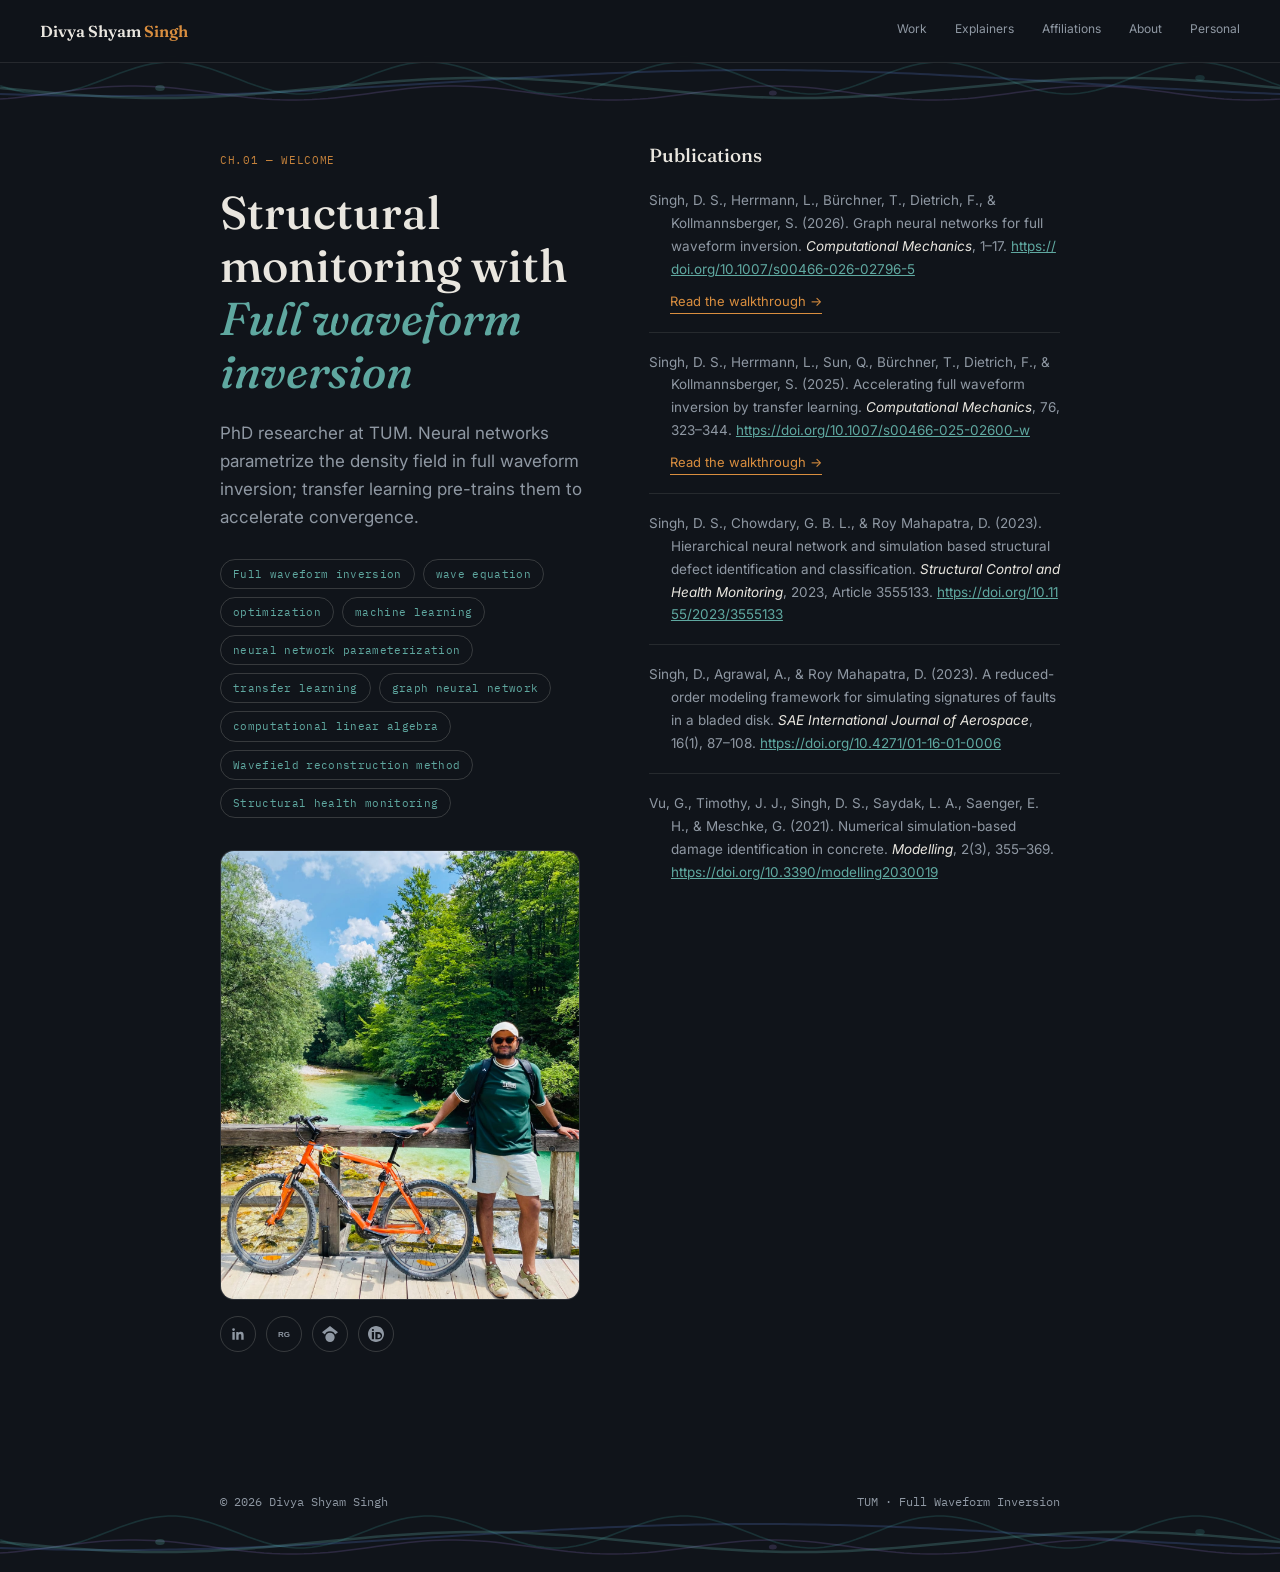
<file: index.html>
<!DOCTYPE html>
<html lang="en">
<head>
<meta charset="UTF-8">
<meta name="viewport" content="width=device-width, initial-scale=1.0">
<meta name="google-site-verification" content="Uh0sZN9V6YIKBQzB2_-REG5xIiDPBFlU0mdjU_e4IqM" />
<title>Divya Shyam Singh — Structural Monitoring with Full Waveform Inversion</title>
<meta name="description" content="Divya Shyam Singh is a PhD researcher at TUM working on full waveform inversion, neural network parameterization, and graph neural networks for structural health monitoring and non-destructive testing.">
<link rel="canonical" href="https://divshysin.github.io/">
<meta property="og:type" content="website">
<meta property="og:url" content="https://divshysin.github.io/">
<meta property="og:title" content="Divya Shyam Singh — Structural Monitoring with Full Waveform Inversion">
<meta property="og:description" content="PhD researcher at TUM working on full waveform inversion, neural network parameterization, and graph neural networks for structural health monitoring.">
<meta property="og:image" content="https://divshysin.github.io/assets/profile/photo.jpg">
<meta name="twitter:card" content="summary_large_image">
<meta name="twitter:title" content="Divya Shyam Singh — Structural Monitoring with Full Waveform Inversion">
<meta name="twitter:description" content="PhD researcher at TUM working on full waveform inversion, neural network parameterization, and graph neural networks for structural health monitoring.">
<meta name="twitter:image" content="https://divshysin.github.io/assets/profile/photo.jpg">
<script type="application/ld+json">
{
  "@context": "https://schema.org",
  "@type": "Person",
  "name": "Divya Shyam Singh",
  "url": "https://divshysin.github.io/",
  "image": "https://divshysin.github.io/assets/profile/photo.jpg",
  "jobTitle": "PhD Researcher",
  "affiliation": {
    "@type": "CollegeOrUniversity",
    "name": "Technical University of Munich"
  },
  "email": "mailto:divya.singh@tum.de",
  "sameAs": [
    "https://www.linkedin.com/in/divshsin/",
    "https://www.researchgate.net/profile/Divya-Shyam-Singh-2",
    "https://scholar.google.com/citations?user=q1MLtzgAAAAJ&hl=en",
    "https://orcid.org/0009-0006-0294-1586"
  ]
}
</script>
<link rel="preconnect" href="https://fonts.googleapis.com">
<link rel="preconnect" href="https://fonts.gstatic.com" crossorigin>
<link href="https://fonts.googleapis.com/css2?family=Fraunces:opsz,wght@9..144,400;9..144,500;9..144,600&family=IBM+Plex+Mono:wght@400;500&family=Inter:wght@400;500&display=swap" rel="stylesheet">
<link rel="stylesheet" href="styles.css?v=20260811c">
<style>
  #hero{
    display:block;
    padding-top:140px; padding-bottom:100px;
    border-bottom:none; position:relative;
  }
  #hero .hero-grid{
    display:grid; grid-template-columns:1fr 1.1fr; gap:56px; align-items:start;
  }
  #hero .eyebrow{ opacity:0.9; }
  #hero h1{
    font-family:'Fraunces', serif; font-weight:500;
    font-size:clamp(30px, 4vw, 46px);
    line-height:1.15; margin:0 0 20px;
  }
  #hero h1 em{ font-style:italic; color:var(--teal); }
  #hero p.lede{ color:var(--text-dim); font-size:17px; max-width:48ch; margin:0 0 28px; }
  #hero .hero-tags{ display:flex; flex-wrap:wrap; gap:8px; margin-bottom:32px; }

  .hero-photo{
    border-radius:14px; overflow:hidden;
    border:1px solid var(--line); background:var(--bg-panel);
    aspect-ratio:4/5; max-width:360px;
  }
  .hero-photo img{ width:100%; height:100%; object-fit:cover; display:block; }

  .hero-socials{ display:flex; gap:10px; margin-top:16px; max-width:360px; }
  .hero-socials a{
    display:flex; align-items:center; justify-content:center;
    width:36px; height:36px; border-radius:50%;
    border:1px solid var(--line-strong); color:var(--text-dim);
    transition:color .2s ease, border-color .2s ease;
  }
  .hero-socials a:hover{ color:var(--amber); border-color:var(--amber); }
  .hero-socials svg{ width:16px; height:16px; fill:currentColor; }

  .pub-col .pub-heading{ font-family:'Fraunces', serif; font-weight:500; font-size:19px; margin:0 0 18px; }
  .pub-list{ display:flex; flex-direction:column; }
  .pub-item{ padding:18px 0; border-bottom:1px solid var(--line); }
  .pub-item:first-child{ padding-top:0; }
  .pub-item:last-child{ border-bottom:none; }
  .pub-cite{
    margin:0; color:var(--text-dim); font-size:13.5px; line-height:1.7;
    padding-left:1.6em; text-indent:-1.6em;
  }
  .pub-cite em{ color:var(--text); font-style:italic; }
  .pub-cite a{ color:var(--teal); word-break:break-all; }
  .pub-walkthrough{
    display:inline-block; margin-top:10px; margin-left:1.6em;
    font-size:13px; color:var(--amber); text-decoration:none;
    border-bottom:1px solid var(--amber);
  }

  @media (max-width:820px){
    #hero{ padding-top:110px; }
    #hero .hero-grid{ grid-template-columns:1fr; gap:40px; }
    .hero-photo{ max-width:280px; margin:0 auto 8px; }
  }

</style>
</head>
<body>
<div class="edge-waves top-waves" aria-hidden="true">
  <svg viewBox="0 0 1600 60" preserveAspectRatio="none">
    <path class="w2" d="M0.0 35.94 L5.0 36.21 L10.0 36.46 L15.0 36.69 L20.0 36.9 L25.0 37.1 L30.0 37.28 L35.0 37.43 L40.0 37.57 L45.0 37.69 L50.0 37.79 L55.0 37.87 L60.0 37.94 L65.0 37.98 L70.0 38.0 L75.0 38.0 L80.0 37.98 L85.0 37.94 L90.0 37.88 L95.0 37.8 L100.0 37.7 L105.0 37.58 L110.0 37.45 L115.0 37.29 L120.0 37.11 L125.0 36.92 L130.0 36.7 L135.0 36.47 L140.0 36.22 L145.0 35.96 L150.0 35.68 L155.0 35.38 L160.0 35.06 L165.0 34.73 L170.0 34.38 L175.0 34.02 L180.0 33.65 L185.0 33.26 L190.0 32.86 L195.0 32.45 L200.0 32.02 L205.0 31.59 L210.0 31.14 L215.0 30.69 L220.0 30.23 L225.0 29.75 L230.0 29.28 L235.0 28.79 L240.0 28.3 L245.0 27.8 L250.0 27.3 L255.0 26.8 L260.0 26.29 L265.0 25.78 L270.0 25.27 L275.0 24.76 L280.0 24.25 L285.0 23.74 L290.0 23.24 L295.0 22.73 L300.0 22.23 L305.0 21.74 L310.0 21.24 L315.0 20.76 L320.0 20.28 L325.0 19.81 L330.0 19.34 L335.0 18.89 L340.0 18.44 L345.0 18.01 L350.0 17.58 L355.0 17.17 L360.0 16.77 L365.0 16.38 L370.0 16.0 L375.0 15.64 L380.0 15.29 L385.0 14.96 L390.0 14.65 L395.0 14.35 L400.0 14.06 L405.0 13.79 L410.0 13.54 L415.0 13.31 L420.0 13.1 L425.0 12.9 L430.0 12.72 L435.0 12.57 L440.0 12.43 L445.0 12.31 L450.0 12.21 L455.0 12.13 L460.0 12.06 L465.0 12.02 L470.0 12.0 L475.0 12.0 L480.0 12.02 L485.0 12.06 L490.0 12.12 L495.0 12.2 L500.0 12.3 L505.0 12.42 L510.0 12.55 L515.0 12.71 L520.0 12.89 L525.0 13.08 L530.0 13.3 L535.0 13.53 L540.0 13.78 L545.0 14.04 L550.0 14.32 L555.0 14.62 L560.0 14.94 L565.0 15.27 L570.0 15.62 L575.0 15.98 L580.0 16.35 L585.0 16.74 L590.0 17.14 L595.0 17.55 L600.0 17.98 L605.0 18.41 L610.0 18.86 L615.0 19.31 L620.0 19.77 L625.0 20.25 L630.0 20.72 L635.0 21.21 L640.0 21.7 L645.0 22.2 L650.0 22.7 L655.0 23.2 L660.0 23.71 L665.0 24.22 L670.0 24.73 L675.0 25.24 L680.0 25.75 L685.0 26.26 L690.0 26.76 L695.0 27.27 L700.0 27.77 L705.0 28.26 L710.0 28.76 L715.0 29.24 L720.0 29.72 L725.0 30.19 L730.0 30.66 L735.0 31.11 L740.0 31.56 L745.0 31.99 L750.0 32.42 L755.0 32.83 L760.0 33.23 L765.0 33.62 L770.0 34.0 L775.0 34.36 L780.0 34.71 L785.0 35.04 L790.0 35.35 L795.0 35.65 L800.0 35.94 L805.0 36.21 L810.0 36.46 L815.0 36.69 L820.0 36.9 L825.0 37.1 L830.0 37.28 L835.0 37.43 L840.0 37.57 L845.0 37.69 L850.0 37.79 L855.0 37.87 L860.0 37.94 L865.0 37.98 L870.0 38.0 L875.0 38.0 L880.0 37.98 L885.0 37.94 L890.0 37.88 L895.0 37.8 L900.0 37.7 L905.0 37.58 L910.0 37.45 L915.0 37.29 L920.0 37.11 L925.0 36.92 L930.0 36.7 L935.0 36.47 L940.0 36.22 L945.0 35.96 L950.0 35.68 L955.0 35.38 L960.0 35.06 L965.0 34.73 L970.0 34.38 L975.0 34.02 L980.0 33.65 L985.0 33.26 L990.0 32.86 L995.0 32.45 L1000.0 32.02 L1005.0 31.59 L1010.0 31.14 L1015.0 30.69 L1020.0 30.23 L1025.0 29.75 L1030.0 29.28 L1035.0 28.79 L1040.0 28.3 L1045.0 27.8 L1050.0 27.3 L1055.0 26.8 L1060.0 26.29 L1065.0 25.78 L1070.0 25.27 L1075.0 24.76 L1080.0 24.25 L1085.0 23.74 L1090.0 23.24 L1095.0 22.73 L1100.0 22.23 L1105.0 21.74 L1110.0 21.24 L1115.0 20.76 L1120.0 20.28 L1125.0 19.81 L1130.0 19.34 L1135.0 18.89 L1140.0 18.44 L1145.0 18.01 L1150.0 17.58 L1155.0 17.17 L1160.0 16.77 L1165.0 16.38 L1170.0 16.0 L1175.0 15.64 L1180.0 15.29 L1185.0 14.96 L1190.0 14.65 L1195.0 14.35 L1200.0 14.06 L1205.0 13.79 L1210.0 13.54 L1215.0 13.31 L1220.0 13.1 L1225.0 12.9 L1230.0 12.72 L1235.0 12.57 L1240.0 12.43 L1245.0 12.31 L1250.0 12.21 L1255.0 12.13 L1260.0 12.06 L1265.0 12.02 L1270.0 12.0 L1275.0 12.0 L1280.0 12.02 L1285.0 12.06 L1290.0 12.12 L1295.0 12.2 L1300.0 12.3 L1305.0 12.42 L1310.0 12.55 L1315.0 12.71 L1320.0 12.89 L1325.0 13.08 L1330.0 13.3 L1335.0 13.53 L1340.0 13.78 L1345.0 14.04 L1350.0 14.32 L1355.0 14.62 L1360.0 14.94 L1365.0 15.27 L1370.0 15.62 L1375.0 15.98 L1380.0 16.35 L1385.0 16.74 L1390.0 17.14 L1395.0 17.55 L1400.0 17.98 L1405.0 18.41 L1410.0 18.86 L1415.0 19.31 L1420.0 19.77 L1425.0 20.25 L1430.0 20.72 L1435.0 21.21 L1440.0 21.7 L1445.0 22.2 L1450.0 22.7 L1455.0 23.2 L1460.0 23.71 L1465.0 24.22 L1470.0 24.73 L1475.0 25.24 L1480.0 25.75 L1485.0 26.26 L1490.0 26.76 L1495.0 27.27 L1500.0 27.77 L1505.0 28.26 L1510.0 28.76 L1515.0 29.24 L1520.0 29.72 L1525.0 30.19 L1530.0 30.66 L1535.0 31.11 L1540.0 31.56 L1545.0 31.99 L1550.0 32.42 L1555.0 32.83 L1560.0 33.23 L1565.0 33.62 L1570.0 34.0 L1575.0 34.36 L1580.0 34.71 L1585.0 35.04 L1590.0 35.35 L1595.0 35.65 L1600.0 35.94"/>
    <path class="w1" d="M0.0 30.0 L5.0 30.78 L10.0 31.56 L15.0 32.33 L20.0 33.09 L25.0 33.83 L30.0 34.54 L35.0 35.22 L40.0 35.88 L45.0 36.49 L50.0 37.07 L55.0 37.6 L60.0 38.09 L65.0 38.53 L70.0 38.91 L75.0 39.24 L80.0 39.51 L85.0 39.72 L90.0 39.88 L95.0 39.97 L100.0 40.0 L105.0 39.97 L110.0 39.88 L115.0 39.72 L120.0 39.51 L125.0 39.24 L130.0 38.91 L135.0 38.53 L140.0 38.09 L145.0 37.6 L150.0 37.07 L155.0 36.49 L160.0 35.88 L165.0 35.22 L170.0 34.54 L175.0 33.83 L180.0 33.09 L185.0 32.33 L190.0 31.56 L195.0 30.78 L200.0 30.0 L205.0 29.22 L210.0 28.44 L215.0 27.67 L220.0 26.91 L225.0 26.17 L230.0 25.46 L235.0 24.78 L240.0 24.12 L245.0 23.51 L250.0 22.93 L255.0 22.4 L260.0 21.91 L265.0 21.47 L270.0 21.09 L275.0 20.76 L280.0 20.49 L285.0 20.28 L290.0 20.12 L295.0 20.03 L300.0 20.0 L305.0 20.03 L310.0 20.12 L315.0 20.28 L320.0 20.49 L325.0 20.76 L330.0 21.09 L335.0 21.47 L340.0 21.91 L345.0 22.4 L350.0 22.93 L355.0 23.51 L360.0 24.12 L365.0 24.78 L370.0 25.46 L375.0 26.17 L380.0 26.91 L385.0 27.67 L390.0 28.44 L395.0 29.22 L400.0 30.0 L405.0 30.78 L410.0 31.56 L415.0 32.33 L420.0 33.09 L425.0 33.83 L430.0 34.54 L435.0 35.22 L440.0 35.88 L445.0 36.49 L450.0 37.07 L455.0 37.6 L460.0 38.09 L465.0 38.53 L470.0 38.91 L475.0 39.24 L480.0 39.51 L485.0 39.72 L490.0 39.88 L495.0 39.97 L500.0 40.0 L505.0 39.97 L510.0 39.88 L515.0 39.72 L520.0 39.51 L525.0 39.24 L530.0 38.91 L535.0 38.53 L540.0 38.09 L545.0 37.6 L550.0 37.07 L555.0 36.49 L560.0 35.88 L565.0 35.22 L570.0 34.54 L575.0 33.83 L580.0 33.09 L585.0 32.33 L590.0 31.56 L595.0 30.78 L600.0 30.0 L605.0 29.22 L610.0 28.44 L615.0 27.67 L620.0 26.91 L625.0 26.17 L630.0 25.46 L635.0 24.78 L640.0 24.12 L645.0 23.51 L650.0 22.93 L655.0 22.4 L660.0 21.91 L665.0 21.47 L670.0 21.09 L675.0 20.76 L680.0 20.49 L685.0 20.28 L690.0 20.12 L695.0 20.03 L700.0 20.0 L705.0 20.03 L710.0 20.12 L715.0 20.28 L720.0 20.49 L725.0 20.76 L730.0 21.09 L735.0 21.47 L740.0 21.91 L745.0 22.4 L750.0 22.93 L755.0 23.51 L760.0 24.12 L765.0 24.78 L770.0 25.46 L775.0 26.17 L780.0 26.91 L785.0 27.67 L790.0 28.44 L795.0 29.22 L800.0 30.0 L805.0 30.78 L810.0 31.56 L815.0 32.33 L820.0 33.09 L825.0 33.83 L830.0 34.54 L835.0 35.22 L840.0 35.88 L845.0 36.49 L850.0 37.07 L855.0 37.6 L860.0 38.09 L865.0 38.53 L870.0 38.91 L875.0 39.24 L880.0 39.51 L885.0 39.72 L890.0 39.88 L895.0 39.97 L900.0 40.0 L905.0 39.97 L910.0 39.88 L915.0 39.72 L920.0 39.51 L925.0 39.24 L930.0 38.91 L935.0 38.53 L940.0 38.09 L945.0 37.6 L950.0 37.07 L955.0 36.49 L960.0 35.88 L965.0 35.22 L970.0 34.54 L975.0 33.83 L980.0 33.09 L985.0 32.33 L990.0 31.56 L995.0 30.78 L1000.0 30.0 L1005.0 29.22 L1010.0 28.44 L1015.0 27.67 L1020.0 26.91 L1025.0 26.17 L1030.0 25.46 L1035.0 24.78 L1040.0 24.12 L1045.0 23.51 L1050.0 22.93 L1055.0 22.4 L1060.0 21.91 L1065.0 21.47 L1070.0 21.09 L1075.0 20.76 L1080.0 20.49 L1085.0 20.28 L1090.0 20.12 L1095.0 20.03 L1100.0 20.0 L1105.0 20.03 L1110.0 20.12 L1115.0 20.28 L1120.0 20.49 L1125.0 20.76 L1130.0 21.09 L1135.0 21.47 L1140.0 21.91 L1145.0 22.4 L1150.0 22.93 L1155.0 23.51 L1160.0 24.12 L1165.0 24.78 L1170.0 25.46 L1175.0 26.17 L1180.0 26.91 L1185.0 27.67 L1190.0 28.44 L1195.0 29.22 L1200.0 30.0 L1205.0 30.78 L1210.0 31.56 L1215.0 32.33 L1220.0 33.09 L1225.0 33.83 L1230.0 34.54 L1235.0 35.22 L1240.0 35.88 L1245.0 36.49 L1250.0 37.07 L1255.0 37.6 L1260.0 38.09 L1265.0 38.53 L1270.0 38.91 L1275.0 39.24 L1280.0 39.51 L1285.0 39.72 L1290.0 39.88 L1295.0 39.97 L1300.0 40.0 L1305.0 39.97 L1310.0 39.88 L1315.0 39.72 L1320.0 39.51 L1325.0 39.24 L1330.0 38.91 L1335.0 38.53 L1340.0 38.09 L1345.0 37.6 L1350.0 37.07 L1355.0 36.49 L1360.0 35.88 L1365.0 35.22 L1370.0 34.54 L1375.0 33.83 L1380.0 33.09 L1385.0 32.33 L1390.0 31.56 L1395.0 30.78 L1400.0 30.0 L1405.0 29.22 L1410.0 28.44 L1415.0 27.67 L1420.0 26.91 L1425.0 26.17 L1430.0 25.46 L1435.0 24.78 L1440.0 24.12 L1445.0 23.51 L1450.0 22.93 L1455.0 22.4 L1460.0 21.91 L1465.0 21.47 L1470.0 21.09 L1475.0 20.76 L1480.0 20.49 L1485.0 20.28 L1490.0 20.12 L1495.0 20.03 L1500.0 20.0 L1505.0 20.03 L1510.0 20.12 L1515.0 20.28 L1520.0 20.49 L1525.0 20.76 L1530.0 21.09 L1535.0 21.47 L1540.0 21.91 L1545.0 22.4 L1550.0 22.93 L1555.0 23.51 L1560.0 24.12 L1565.0 24.78 L1570.0 25.46 L1575.0 26.17 L1580.0 26.91 L1585.0 27.67 L1590.0 28.44 L1595.0 29.22 L1600.0 30.0"/>
    <path class="w4" d="M0.0 27.67 L5.0 30.26 L10.0 32.46 L15.0 34.18 L20.0 35.35 L25.0 35.94 L30.0 35.91 L35.0 35.27 L40.0 34.04 L45.0 32.28 L50.0 30.04 L55.0 27.41 L60.0 24.5 L65.0 21.42 L70.0 18.29 L75.0 15.22 L80.0 12.33 L85.0 9.74 L90.0 7.54 L95.0 5.82 L100.0 4.65 L105.0 4.06 L110.0 4.09 L115.0 4.73 L120.0 5.96 L125.0 7.72 L130.0 9.96 L135.0 12.59 L140.0 15.5 L145.0 18.58 L150.0 21.71 L155.0 24.78 L160.0 27.67 L165.0 30.26 L170.0 32.46 L175.0 34.18 L180.0 35.35 L185.0 35.94 L190.0 35.91 L195.0 35.27 L200.0 34.04 L205.0 32.28 L210.0 30.04 L215.0 27.41 L220.0 24.5 L225.0 21.42 L230.0 18.29 L235.0 15.22 L240.0 12.33 L245.0 9.74 L250.0 7.54 L255.0 5.82 L260.0 4.65 L265.0 4.06 L270.0 4.09 L275.0 4.73 L280.0 5.96 L285.0 7.72 L290.0 9.96 L295.0 12.59 L300.0 15.5 L305.0 18.58 L310.0 21.71 L315.0 24.78 L320.0 27.67 L325.0 30.26 L330.0 32.46 L335.0 34.18 L340.0 35.35 L345.0 35.94 L350.0 35.91 L355.0 35.27 L360.0 34.04 L365.0 32.28 L370.0 30.04 L375.0 27.41 L380.0 24.5 L385.0 21.42 L390.0 18.29 L395.0 15.22 L400.0 12.33 L405.0 9.74 L410.0 7.54 L415.0 5.82 L420.0 4.65 L425.0 4.06 L430.0 4.09 L435.0 4.73 L440.0 5.96 L445.0 7.72 L450.0 9.96 L455.0 12.59 L460.0 15.5 L465.0 18.58 L470.0 21.71 L475.0 24.78 L480.0 27.67 L485.0 30.26 L490.0 32.46 L495.0 34.18 L500.0 35.35 L505.0 35.94 L510.0 35.91 L515.0 35.27 L520.0 34.04 L525.0 32.28 L530.0 30.04 L535.0 27.41 L540.0 24.5 L545.0 21.42 L550.0 18.29 L555.0 15.22 L560.0 12.33 L565.0 9.74 L570.0 7.54 L575.0 5.82 L580.0 4.65 L585.0 4.06 L590.0 4.09 L595.0 4.73 L600.0 5.96 L605.0 7.72 L610.0 9.96 L615.0 12.59 L620.0 15.5 L625.0 18.58 L630.0 21.71 L635.0 24.78 L640.0 27.67 L645.0 30.26 L650.0 32.46 L655.0 34.18 L660.0 35.35 L665.0 35.94 L670.0 35.91 L675.0 35.27 L680.0 34.04 L685.0 32.28 L690.0 30.04 L695.0 27.41 L700.0 24.5 L705.0 21.42 L710.0 18.29 L715.0 15.22 L720.0 12.33 L725.0 9.74 L730.0 7.54 L735.0 5.82 L740.0 4.65 L745.0 4.06 L750.0 4.09 L755.0 4.73 L760.0 5.96 L765.0 7.72 L770.0 9.96 L775.0 12.59 L780.0 15.5 L785.0 18.58 L790.0 21.71 L795.0 24.78 L800.0 27.67 L805.0 30.26 L810.0 32.46 L815.0 34.18 L820.0 35.35 L825.0 35.94 L830.0 35.91 L835.0 35.27 L840.0 34.04 L845.0 32.28 L850.0 30.04 L855.0 27.41 L860.0 24.5 L865.0 21.42 L870.0 18.29 L875.0 15.22 L880.0 12.33 L885.0 9.74 L890.0 7.54 L895.0 5.82 L900.0 4.65 L905.0 4.06 L910.0 4.09 L915.0 4.73 L920.0 5.96 L925.0 7.72 L930.0 9.96 L935.0 12.59 L940.0 15.5 L945.0 18.58 L950.0 21.71 L955.0 24.78 L960.0 27.67 L965.0 30.26 L970.0 32.46 L975.0 34.18 L980.0 35.35 L985.0 35.94 L990.0 35.91 L995.0 35.27 L1000.0 34.04 L1005.0 32.28 L1010.0 30.04 L1015.0 27.41 L1020.0 24.5 L1025.0 21.42 L1030.0 18.29 L1035.0 15.22 L1040.0 12.33 L1045.0 9.74 L1050.0 7.54 L1055.0 5.82 L1060.0 4.65 L1065.0 4.06 L1070.0 4.09 L1075.0 4.73 L1080.0 5.96 L1085.0 7.72 L1090.0 9.96 L1095.0 12.59 L1100.0 15.5 L1105.0 18.58 L1110.0 21.71 L1115.0 24.78 L1120.0 27.67 L1125.0 30.26 L1130.0 32.46 L1135.0 34.18 L1140.0 35.35 L1145.0 35.94 L1150.0 35.91 L1155.0 35.27 L1160.0 34.04 L1165.0 32.28 L1170.0 30.04 L1175.0 27.41 L1180.0 24.5 L1185.0 21.42 L1190.0 18.29 L1195.0 15.22 L1200.0 12.33 L1205.0 9.74 L1210.0 7.54 L1215.0 5.82 L1220.0 4.65 L1225.0 4.06 L1230.0 4.09 L1235.0 4.73 L1240.0 5.96 L1245.0 7.72 L1250.0 9.96 L1255.0 12.59 L1260.0 15.5 L1265.0 18.58 L1270.0 21.71 L1275.0 24.78 L1280.0 27.67 L1285.0 30.26 L1290.0 32.46 L1295.0 34.18 L1300.0 35.35 L1305.0 35.94 L1310.0 35.91 L1315.0 35.27 L1320.0 34.04 L1325.0 32.28 L1330.0 30.04 L1335.0 27.41 L1340.0 24.5 L1345.0 21.42 L1350.0 18.29 L1355.0 15.22 L1360.0 12.33 L1365.0 9.74 L1370.0 7.54 L1375.0 5.82 L1380.0 4.65 L1385.0 4.06 L1390.0 4.09 L1395.0 4.73 L1400.0 5.96 L1405.0 7.72 L1410.0 9.96 L1415.0 12.59 L1420.0 15.5 L1425.0 18.58 L1430.0 21.71 L1435.0 24.78 L1440.0 27.67 L1445.0 30.26 L1450.0 32.46 L1455.0 34.18 L1460.0 35.35 L1465.0 35.94 L1470.0 35.91 L1475.0 35.27 L1480.0 34.04 L1485.0 32.28 L1490.0 30.04 L1495.0 27.41 L1500.0 24.5 L1505.0 21.42 L1510.0 18.29 L1515.0 15.22 L1520.0 12.33 L1525.0 9.74 L1530.0 7.54 L1535.0 5.82 L1540.0 4.65 L1545.0 4.06 L1550.0 4.09 L1555.0 4.73 L1560.0 5.96 L1565.0 7.72 L1570.0 9.96 L1575.0 12.59 L1580.0 15.5 L1585.0 18.58 L1590.0 21.71 L1595.0 24.78 L1600.0 27.67"/>
    <path class="w3" d="M0.0 41.04 L5.0 40.42 L10.0 39.65 L15.0 38.78 L20.0 37.81 L25.0 36.77 L30.0 35.69 L35.0 34.59 L40.0 33.51 L45.0 32.45 L50.0 31.47 L55.0 30.56 L60.0 29.77 L65.0 29.11 L70.0 28.59 L75.0 28.23 L80.0 28.03 L85.0 28.01 L90.0 28.16 L95.0 28.48 L100.0 28.96 L105.0 29.58 L110.0 30.35 L115.0 31.22 L120.0 32.19 L125.0 33.23 L130.0 34.31 L135.0 35.41 L140.0 36.49 L145.0 37.55 L150.0 38.53 L155.0 39.44 L160.0 40.23 L165.0 40.89 L170.0 41.41 L175.0 41.77 L180.0 41.97 L185.0 41.99 L190.0 41.84 L195.0 41.52 L200.0 41.04 L205.0 40.42 L210.0 39.65 L215.0 38.78 L220.0 37.81 L225.0 36.77 L230.0 35.69 L235.0 34.59 L240.0 33.51 L245.0 32.45 L250.0 31.47 L255.0 30.56 L260.0 29.77 L265.0 29.11 L270.0 28.59 L275.0 28.23 L280.0 28.03 L285.0 28.01 L290.0 28.16 L295.0 28.48 L300.0 28.96 L305.0 29.58 L310.0 30.35 L315.0 31.22 L320.0 32.19 L325.0 33.23 L330.0 34.31 L335.0 35.41 L340.0 36.49 L345.0 37.55 L350.0 38.53 L355.0 39.44 L360.0 40.23 L365.0 40.89 L370.0 41.41 L375.0 41.77 L380.0 41.97 L385.0 41.99 L390.0 41.84 L395.0 41.52 L400.0 41.04 L405.0 40.42 L410.0 39.65 L415.0 38.78 L420.0 37.81 L425.0 36.77 L430.0 35.69 L435.0 34.59 L440.0 33.51 L445.0 32.45 L450.0 31.47 L455.0 30.56 L460.0 29.77 L465.0 29.11 L470.0 28.59 L475.0 28.23 L480.0 28.03 L485.0 28.01 L490.0 28.16 L495.0 28.48 L500.0 28.96 L505.0 29.58 L510.0 30.35 L515.0 31.22 L520.0 32.19 L525.0 33.23 L530.0 34.31 L535.0 35.41 L540.0 36.49 L545.0 37.55 L550.0 38.53 L555.0 39.44 L560.0 40.23 L565.0 40.89 L570.0 41.41 L575.0 41.77 L580.0 41.97 L585.0 41.99 L590.0 41.84 L595.0 41.52 L600.0 41.04 L605.0 40.42 L610.0 39.65 L615.0 38.78 L620.0 37.81 L625.0 36.77 L630.0 35.69 L635.0 34.59 L640.0 33.51 L645.0 32.45 L650.0 31.47 L655.0 30.56 L660.0 29.77 L665.0 29.11 L670.0 28.59 L675.0 28.23 L680.0 28.03 L685.0 28.01 L690.0 28.16 L695.0 28.48 L700.0 28.96 L705.0 29.58 L710.0 30.35 L715.0 31.22 L720.0 32.19 L725.0 33.23 L730.0 34.31 L735.0 35.41 L740.0 36.49 L745.0 37.55 L750.0 38.53 L755.0 39.44 L760.0 40.23 L765.0 40.89 L770.0 41.41 L775.0 41.77 L780.0 41.97 L785.0 41.99 L790.0 41.84 L795.0 41.52 L800.0 41.04 L805.0 40.42 L810.0 39.65 L815.0 38.78 L820.0 37.81 L825.0 36.77 L830.0 35.69 L835.0 34.59 L840.0 33.51 L845.0 32.45 L850.0 31.47 L855.0 30.56 L860.0 29.77 L865.0 29.11 L870.0 28.59 L875.0 28.23 L880.0 28.03 L885.0 28.01 L890.0 28.16 L895.0 28.48 L900.0 28.96 L905.0 29.58 L910.0 30.35 L915.0 31.22 L920.0 32.19 L925.0 33.23 L930.0 34.31 L935.0 35.41 L940.0 36.49 L945.0 37.55 L950.0 38.53 L955.0 39.44 L960.0 40.23 L965.0 40.89 L970.0 41.41 L975.0 41.77 L980.0 41.97 L985.0 41.99 L990.0 41.84 L995.0 41.52 L1000.0 41.04 L1005.0 40.42 L1010.0 39.65 L1015.0 38.78 L1020.0 37.81 L1025.0 36.77 L1030.0 35.69 L1035.0 34.59 L1040.0 33.51 L1045.0 32.45 L1050.0 31.47 L1055.0 30.56 L1060.0 29.77 L1065.0 29.11 L1070.0 28.59 L1075.0 28.23 L1080.0 28.03 L1085.0 28.01 L1090.0 28.16 L1095.0 28.48 L1100.0 28.96 L1105.0 29.58 L1110.0 30.35 L1115.0 31.22 L1120.0 32.19 L1125.0 33.23 L1130.0 34.31 L1135.0 35.41 L1140.0 36.49 L1145.0 37.55 L1150.0 38.53 L1155.0 39.44 L1160.0 40.23 L1165.0 40.89 L1170.0 41.41 L1175.0 41.77 L1180.0 41.97 L1185.0 41.99 L1190.0 41.84 L1195.0 41.52 L1200.0 41.04 L1205.0 40.42 L1210.0 39.65 L1215.0 38.78 L1220.0 37.81 L1225.0 36.77 L1230.0 35.69 L1235.0 34.59 L1240.0 33.51 L1245.0 32.45 L1250.0 31.47 L1255.0 30.56 L1260.0 29.77 L1265.0 29.11 L1270.0 28.59 L1275.0 28.23 L1280.0 28.03 L1285.0 28.01 L1290.0 28.16 L1295.0 28.48 L1300.0 28.96 L1305.0 29.58 L1310.0 30.35 L1315.0 31.22 L1320.0 32.19 L1325.0 33.23 L1330.0 34.31 L1335.0 35.41 L1340.0 36.49 L1345.0 37.55 L1350.0 38.53 L1355.0 39.44 L1360.0 40.23 L1365.0 40.89 L1370.0 41.41 L1375.0 41.77 L1380.0 41.97 L1385.0 41.99 L1390.0 41.84 L1395.0 41.52 L1400.0 41.04 L1405.0 40.42 L1410.0 39.65 L1415.0 38.78 L1420.0 37.81 L1425.0 36.77 L1430.0 35.69 L1435.0 34.59 L1440.0 33.51 L1445.0 32.45 L1450.0 31.47 L1455.0 30.56 L1460.0 29.77 L1465.0 29.11 L1470.0 28.59 L1475.0 28.23 L1480.0 28.03 L1485.0 28.01 L1490.0 28.16 L1495.0 28.48 L1500.0 28.96 L1505.0 29.58 L1510.0 30.35 L1515.0 31.22 L1520.0 32.19 L1525.0 33.23 L1530.0 34.31 L1535.0 35.41 L1540.0 36.49 L1545.0 37.55 L1550.0 38.53 L1555.0 39.44 L1560.0 40.23 L1565.0 40.89 L1570.0 41.41 L1575.0 41.77 L1580.0 41.97 L1585.0 41.99 L1590.0 41.84 L1595.0 41.52 L1600.0 41.04"/>
    <circle class="w1" cx="100" cy="30" r="3"/>
    <circle class="w3" cx="483" cy="35" r="2.5"/>
    <circle class="w4" cx="750" cy="20" r="3"/>
    <circle class="w2" cx="1266" cy="25" r="3"/>
  </svg>
</div>
<div class="edge-waves bottom-waves" aria-hidden="true">
  <svg viewBox="0 0 1600 60" preserveAspectRatio="none">
    <path class="w2" d="M0.0 35.94 L5.0 36.21 L10.0 36.46 L15.0 36.69 L20.0 36.9 L25.0 37.1 L30.0 37.28 L35.0 37.43 L40.0 37.57 L45.0 37.69 L50.0 37.79 L55.0 37.87 L60.0 37.94 L65.0 37.98 L70.0 38.0 L75.0 38.0 L80.0 37.98 L85.0 37.94 L90.0 37.88 L95.0 37.8 L100.0 37.7 L105.0 37.58 L110.0 37.45 L115.0 37.29 L120.0 37.11 L125.0 36.92 L130.0 36.7 L135.0 36.47 L140.0 36.22 L145.0 35.96 L150.0 35.68 L155.0 35.38 L160.0 35.06 L165.0 34.73 L170.0 34.38 L175.0 34.02 L180.0 33.65 L185.0 33.26 L190.0 32.86 L195.0 32.45 L200.0 32.02 L205.0 31.59 L210.0 31.14 L215.0 30.69 L220.0 30.23 L225.0 29.75 L230.0 29.28 L235.0 28.79 L240.0 28.3 L245.0 27.8 L250.0 27.3 L255.0 26.8 L260.0 26.29 L265.0 25.78 L270.0 25.27 L275.0 24.76 L280.0 24.25 L285.0 23.74 L290.0 23.24 L295.0 22.73 L300.0 22.23 L305.0 21.74 L310.0 21.24 L315.0 20.76 L320.0 20.28 L325.0 19.81 L330.0 19.34 L335.0 18.89 L340.0 18.44 L345.0 18.01 L350.0 17.58 L355.0 17.17 L360.0 16.77 L365.0 16.38 L370.0 16.0 L375.0 15.64 L380.0 15.29 L385.0 14.96 L390.0 14.65 L395.0 14.35 L400.0 14.06 L405.0 13.79 L410.0 13.54 L415.0 13.31 L420.0 13.1 L425.0 12.9 L430.0 12.72 L435.0 12.57 L440.0 12.43 L445.0 12.31 L450.0 12.21 L455.0 12.13 L460.0 12.06 L465.0 12.02 L470.0 12.0 L475.0 12.0 L480.0 12.02 L485.0 12.06 L490.0 12.12 L495.0 12.2 L500.0 12.3 L505.0 12.42 L510.0 12.55 L515.0 12.71 L520.0 12.89 L525.0 13.08 L530.0 13.3 L535.0 13.53 L540.0 13.78 L545.0 14.04 L550.0 14.32 L555.0 14.62 L560.0 14.94 L565.0 15.27 L570.0 15.62 L575.0 15.98 L580.0 16.35 L585.0 16.74 L590.0 17.14 L595.0 17.55 L600.0 17.98 L605.0 18.41 L610.0 18.86 L615.0 19.31 L620.0 19.77 L625.0 20.25 L630.0 20.72 L635.0 21.21 L640.0 21.7 L645.0 22.2 L650.0 22.7 L655.0 23.2 L660.0 23.71 L665.0 24.22 L670.0 24.73 L675.0 25.24 L680.0 25.75 L685.0 26.26 L690.0 26.76 L695.0 27.27 L700.0 27.77 L705.0 28.26 L710.0 28.76 L715.0 29.24 L720.0 29.72 L725.0 30.19 L730.0 30.66 L735.0 31.11 L740.0 31.56 L745.0 31.99 L750.0 32.42 L755.0 32.83 L760.0 33.23 L765.0 33.62 L770.0 34.0 L775.0 34.36 L780.0 34.71 L785.0 35.04 L790.0 35.35 L795.0 35.65 L800.0 35.94 L805.0 36.21 L810.0 36.46 L815.0 36.69 L820.0 36.9 L825.0 37.1 L830.0 37.28 L835.0 37.43 L840.0 37.57 L845.0 37.69 L850.0 37.79 L855.0 37.87 L860.0 37.94 L865.0 37.98 L870.0 38.0 L875.0 38.0 L880.0 37.98 L885.0 37.94 L890.0 37.88 L895.0 37.8 L900.0 37.7 L905.0 37.58 L910.0 37.45 L915.0 37.29 L920.0 37.11 L925.0 36.92 L930.0 36.7 L935.0 36.47 L940.0 36.22 L945.0 35.96 L950.0 35.68 L955.0 35.38 L960.0 35.06 L965.0 34.73 L970.0 34.38 L975.0 34.02 L980.0 33.65 L985.0 33.26 L990.0 32.86 L995.0 32.45 L1000.0 32.02 L1005.0 31.59 L1010.0 31.14 L1015.0 30.69 L1020.0 30.23 L1025.0 29.75 L1030.0 29.28 L1035.0 28.79 L1040.0 28.3 L1045.0 27.8 L1050.0 27.3 L1055.0 26.8 L1060.0 26.29 L1065.0 25.78 L1070.0 25.27 L1075.0 24.76 L1080.0 24.25 L1085.0 23.74 L1090.0 23.24 L1095.0 22.73 L1100.0 22.23 L1105.0 21.74 L1110.0 21.24 L1115.0 20.76 L1120.0 20.28 L1125.0 19.81 L1130.0 19.34 L1135.0 18.89 L1140.0 18.44 L1145.0 18.01 L1150.0 17.58 L1155.0 17.17 L1160.0 16.77 L1165.0 16.38 L1170.0 16.0 L1175.0 15.64 L1180.0 15.29 L1185.0 14.96 L1190.0 14.65 L1195.0 14.35 L1200.0 14.06 L1205.0 13.79 L1210.0 13.54 L1215.0 13.31 L1220.0 13.1 L1225.0 12.9 L1230.0 12.72 L1235.0 12.57 L1240.0 12.43 L1245.0 12.31 L1250.0 12.21 L1255.0 12.13 L1260.0 12.06 L1265.0 12.02 L1270.0 12.0 L1275.0 12.0 L1280.0 12.02 L1285.0 12.06 L1290.0 12.12 L1295.0 12.2 L1300.0 12.3 L1305.0 12.42 L1310.0 12.55 L1315.0 12.71 L1320.0 12.89 L1325.0 13.08 L1330.0 13.3 L1335.0 13.53 L1340.0 13.78 L1345.0 14.04 L1350.0 14.32 L1355.0 14.62 L1360.0 14.94 L1365.0 15.27 L1370.0 15.62 L1375.0 15.98 L1380.0 16.35 L1385.0 16.74 L1390.0 17.14 L1395.0 17.55 L1400.0 17.98 L1405.0 18.41 L1410.0 18.86 L1415.0 19.31 L1420.0 19.77 L1425.0 20.25 L1430.0 20.72 L1435.0 21.21 L1440.0 21.7 L1445.0 22.2 L1450.0 22.7 L1455.0 23.2 L1460.0 23.71 L1465.0 24.22 L1470.0 24.73 L1475.0 25.24 L1480.0 25.75 L1485.0 26.26 L1490.0 26.76 L1495.0 27.27 L1500.0 27.77 L1505.0 28.26 L1510.0 28.76 L1515.0 29.24 L1520.0 29.72 L1525.0 30.19 L1530.0 30.66 L1535.0 31.11 L1540.0 31.56 L1545.0 31.99 L1550.0 32.42 L1555.0 32.83 L1560.0 33.23 L1565.0 33.62 L1570.0 34.0 L1575.0 34.36 L1580.0 34.71 L1585.0 35.04 L1590.0 35.35 L1595.0 35.65 L1600.0 35.94"/>
    <path class="w1" d="M0.0 30.0 L5.0 30.78 L10.0 31.56 L15.0 32.33 L20.0 33.09 L25.0 33.83 L30.0 34.54 L35.0 35.22 L40.0 35.88 L45.0 36.49 L50.0 37.07 L55.0 37.6 L60.0 38.09 L65.0 38.53 L70.0 38.91 L75.0 39.24 L80.0 39.51 L85.0 39.72 L90.0 39.88 L95.0 39.97 L100.0 40.0 L105.0 39.97 L110.0 39.88 L115.0 39.72 L120.0 39.51 L125.0 39.24 L130.0 38.91 L135.0 38.53 L140.0 38.09 L145.0 37.6 L150.0 37.07 L155.0 36.49 L160.0 35.88 L165.0 35.22 L170.0 34.54 L175.0 33.83 L180.0 33.09 L185.0 32.33 L190.0 31.56 L195.0 30.78 L200.0 30.0 L205.0 29.22 L210.0 28.44 L215.0 27.67 L220.0 26.91 L225.0 26.17 L230.0 25.46 L235.0 24.78 L240.0 24.12 L245.0 23.51 L250.0 22.93 L255.0 22.4 L260.0 21.91 L265.0 21.47 L270.0 21.09 L275.0 20.76 L280.0 20.49 L285.0 20.28 L290.0 20.12 L295.0 20.03 L300.0 20.0 L305.0 20.03 L310.0 20.12 L315.0 20.28 L320.0 20.49 L325.0 20.76 L330.0 21.09 L335.0 21.47 L340.0 21.91 L345.0 22.4 L350.0 22.93 L355.0 23.51 L360.0 24.12 L365.0 24.78 L370.0 25.46 L375.0 26.17 L380.0 26.91 L385.0 27.67 L390.0 28.44 L395.0 29.22 L400.0 30.0 L405.0 30.78 L410.0 31.56 L415.0 32.33 L420.0 33.09 L425.0 33.83 L430.0 34.54 L435.0 35.22 L440.0 35.88 L445.0 36.49 L450.0 37.07 L455.0 37.6 L460.0 38.09 L465.0 38.53 L470.0 38.91 L475.0 39.24 L480.0 39.51 L485.0 39.72 L490.0 39.88 L495.0 39.97 L500.0 40.0 L505.0 39.97 L510.0 39.88 L515.0 39.72 L520.0 39.51 L525.0 39.24 L530.0 38.91 L535.0 38.53 L540.0 38.09 L545.0 37.6 L550.0 37.07 L555.0 36.49 L560.0 35.88 L565.0 35.22 L570.0 34.54 L575.0 33.83 L580.0 33.09 L585.0 32.33 L590.0 31.56 L595.0 30.78 L600.0 30.0 L605.0 29.22 L610.0 28.44 L615.0 27.67 L620.0 26.91 L625.0 26.17 L630.0 25.46 L635.0 24.78 L640.0 24.12 L645.0 23.51 L650.0 22.93 L655.0 22.4 L660.0 21.91 L665.0 21.47 L670.0 21.09 L675.0 20.76 L680.0 20.49 L685.0 20.28 L690.0 20.12 L695.0 20.03 L700.0 20.0 L705.0 20.03 L710.0 20.12 L715.0 20.28 L720.0 20.49 L725.0 20.76 L730.0 21.09 L735.0 21.47 L740.0 21.91 L745.0 22.4 L750.0 22.93 L755.0 23.51 L760.0 24.12 L765.0 24.78 L770.0 25.46 L775.0 26.17 L780.0 26.91 L785.0 27.67 L790.0 28.44 L795.0 29.22 L800.0 30.0 L805.0 30.78 L810.0 31.56 L815.0 32.33 L820.0 33.09 L825.0 33.83 L830.0 34.54 L835.0 35.22 L840.0 35.88 L845.0 36.49 L850.0 37.07 L855.0 37.6 L860.0 38.09 L865.0 38.53 L870.0 38.91 L875.0 39.24 L880.0 39.51 L885.0 39.72 L890.0 39.88 L895.0 39.97 L900.0 40.0 L905.0 39.97 L910.0 39.88 L915.0 39.72 L920.0 39.51 L925.0 39.24 L930.0 38.91 L935.0 38.53 L940.0 38.09 L945.0 37.6 L950.0 37.07 L955.0 36.49 L960.0 35.88 L965.0 35.22 L970.0 34.54 L975.0 33.83 L980.0 33.09 L985.0 32.33 L990.0 31.56 L995.0 30.78 L1000.0 30.0 L1005.0 29.22 L1010.0 28.44 L1015.0 27.67 L1020.0 26.91 L1025.0 26.17 L1030.0 25.46 L1035.0 24.78 L1040.0 24.12 L1045.0 23.51 L1050.0 22.93 L1055.0 22.4 L1060.0 21.91 L1065.0 21.47 L1070.0 21.09 L1075.0 20.76 L1080.0 20.49 L1085.0 20.28 L1090.0 20.12 L1095.0 20.03 L1100.0 20.0 L1105.0 20.03 L1110.0 20.12 L1115.0 20.28 L1120.0 20.49 L1125.0 20.76 L1130.0 21.09 L1135.0 21.47 L1140.0 21.91 L1145.0 22.4 L1150.0 22.93 L1155.0 23.51 L1160.0 24.12 L1165.0 24.78 L1170.0 25.46 L1175.0 26.17 L1180.0 26.91 L1185.0 27.67 L1190.0 28.44 L1195.0 29.22 L1200.0 30.0 L1205.0 30.78 L1210.0 31.56 L1215.0 32.33 L1220.0 33.09 L1225.0 33.83 L1230.0 34.54 L1235.0 35.22 L1240.0 35.88 L1245.0 36.49 L1250.0 37.07 L1255.0 37.6 L1260.0 38.09 L1265.0 38.53 L1270.0 38.91 L1275.0 39.24 L1280.0 39.51 L1285.0 39.72 L1290.0 39.88 L1295.0 39.97 L1300.0 40.0 L1305.0 39.97 L1310.0 39.88 L1315.0 39.72 L1320.0 39.51 L1325.0 39.24 L1330.0 38.91 L1335.0 38.53 L1340.0 38.09 L1345.0 37.6 L1350.0 37.07 L1355.0 36.49 L1360.0 35.88 L1365.0 35.22 L1370.0 34.54 L1375.0 33.83 L1380.0 33.09 L1385.0 32.33 L1390.0 31.56 L1395.0 30.78 L1400.0 30.0 L1405.0 29.22 L1410.0 28.44 L1415.0 27.67 L1420.0 26.91 L1425.0 26.17 L1430.0 25.46 L1435.0 24.78 L1440.0 24.12 L1445.0 23.51 L1450.0 22.93 L1455.0 22.4 L1460.0 21.91 L1465.0 21.47 L1470.0 21.09 L1475.0 20.76 L1480.0 20.49 L1485.0 20.28 L1490.0 20.12 L1495.0 20.03 L1500.0 20.0 L1505.0 20.03 L1510.0 20.12 L1515.0 20.28 L1520.0 20.49 L1525.0 20.76 L1530.0 21.09 L1535.0 21.47 L1540.0 21.91 L1545.0 22.4 L1550.0 22.93 L1555.0 23.51 L1560.0 24.12 L1565.0 24.78 L1570.0 25.46 L1575.0 26.17 L1580.0 26.91 L1585.0 27.67 L1590.0 28.44 L1595.0 29.22 L1600.0 30.0"/>
    <path class="w4" d="M0.0 27.67 L5.0 30.26 L10.0 32.46 L15.0 34.18 L20.0 35.35 L25.0 35.94 L30.0 35.91 L35.0 35.27 L40.0 34.04 L45.0 32.28 L50.0 30.04 L55.0 27.41 L60.0 24.5 L65.0 21.42 L70.0 18.29 L75.0 15.22 L80.0 12.33 L85.0 9.74 L90.0 7.54 L95.0 5.82 L100.0 4.65 L105.0 4.06 L110.0 4.09 L115.0 4.73 L120.0 5.96 L125.0 7.72 L130.0 9.96 L135.0 12.59 L140.0 15.5 L145.0 18.58 L150.0 21.71 L155.0 24.78 L160.0 27.67 L165.0 30.26 L170.0 32.46 L175.0 34.18 L180.0 35.35 L185.0 35.94 L190.0 35.91 L195.0 35.27 L200.0 34.04 L205.0 32.28 L210.0 30.04 L215.0 27.41 L220.0 24.5 L225.0 21.42 L230.0 18.29 L235.0 15.22 L240.0 12.33 L245.0 9.74 L250.0 7.54 L255.0 5.82 L260.0 4.65 L265.0 4.06 L270.0 4.09 L275.0 4.73 L280.0 5.96 L285.0 7.72 L290.0 9.96 L295.0 12.59 L300.0 15.5 L305.0 18.58 L310.0 21.71 L315.0 24.78 L320.0 27.67 L325.0 30.26 L330.0 32.46 L335.0 34.18 L340.0 35.35 L345.0 35.94 L350.0 35.91 L355.0 35.27 L360.0 34.04 L365.0 32.28 L370.0 30.04 L375.0 27.41 L380.0 24.5 L385.0 21.42 L390.0 18.29 L395.0 15.22 L400.0 12.33 L405.0 9.74 L410.0 7.54 L415.0 5.82 L420.0 4.65 L425.0 4.06 L430.0 4.09 L435.0 4.73 L440.0 5.96 L445.0 7.72 L450.0 9.96 L455.0 12.59 L460.0 15.5 L465.0 18.58 L470.0 21.71 L475.0 24.78 L480.0 27.67 L485.0 30.26 L490.0 32.46 L495.0 34.18 L500.0 35.35 L505.0 35.94 L510.0 35.91 L515.0 35.27 L520.0 34.04 L525.0 32.28 L530.0 30.04 L535.0 27.41 L540.0 24.5 L545.0 21.42 L550.0 18.29 L555.0 15.22 L560.0 12.33 L565.0 9.74 L570.0 7.54 L575.0 5.82 L580.0 4.65 L585.0 4.06 L590.0 4.09 L595.0 4.73 L600.0 5.96 L605.0 7.72 L610.0 9.96 L615.0 12.59 L620.0 15.5 L625.0 18.58 L630.0 21.71 L635.0 24.78 L640.0 27.67 L645.0 30.26 L650.0 32.46 L655.0 34.18 L660.0 35.35 L665.0 35.94 L670.0 35.91 L675.0 35.27 L680.0 34.04 L685.0 32.28 L690.0 30.04 L695.0 27.41 L700.0 24.5 L705.0 21.42 L710.0 18.29 L715.0 15.22 L720.0 12.33 L725.0 9.74 L730.0 7.54 L735.0 5.82 L740.0 4.65 L745.0 4.06 L750.0 4.09 L755.0 4.73 L760.0 5.96 L765.0 7.72 L770.0 9.96 L775.0 12.59 L780.0 15.5 L785.0 18.58 L790.0 21.71 L795.0 24.78 L800.0 27.67 L805.0 30.26 L810.0 32.46 L815.0 34.18 L820.0 35.35 L825.0 35.94 L830.0 35.91 L835.0 35.27 L840.0 34.04 L845.0 32.28 L850.0 30.04 L855.0 27.41 L860.0 24.5 L865.0 21.42 L870.0 18.29 L875.0 15.22 L880.0 12.33 L885.0 9.74 L890.0 7.54 L895.0 5.82 L900.0 4.65 L905.0 4.06 L910.0 4.09 L915.0 4.73 L920.0 5.96 L925.0 7.72 L930.0 9.96 L935.0 12.59 L940.0 15.5 L945.0 18.58 L950.0 21.71 L955.0 24.78 L960.0 27.67 L965.0 30.26 L970.0 32.46 L975.0 34.18 L980.0 35.35 L985.0 35.94 L990.0 35.91 L995.0 35.27 L1000.0 34.04 L1005.0 32.28 L1010.0 30.04 L1015.0 27.41 L1020.0 24.5 L1025.0 21.42 L1030.0 18.29 L1035.0 15.22 L1040.0 12.33 L1045.0 9.74 L1050.0 7.54 L1055.0 5.82 L1060.0 4.65 L1065.0 4.06 L1070.0 4.09 L1075.0 4.73 L1080.0 5.96 L1085.0 7.72 L1090.0 9.96 L1095.0 12.59 L1100.0 15.5 L1105.0 18.58 L1110.0 21.71 L1115.0 24.78 L1120.0 27.67 L1125.0 30.26 L1130.0 32.46 L1135.0 34.18 L1140.0 35.35 L1145.0 35.94 L1150.0 35.91 L1155.0 35.27 L1160.0 34.04 L1165.0 32.28 L1170.0 30.04 L1175.0 27.41 L1180.0 24.5 L1185.0 21.42 L1190.0 18.29 L1195.0 15.22 L1200.0 12.33 L1205.0 9.74 L1210.0 7.54 L1215.0 5.82 L1220.0 4.65 L1225.0 4.06 L1230.0 4.09 L1235.0 4.73 L1240.0 5.96 L1245.0 7.72 L1250.0 9.96 L1255.0 12.59 L1260.0 15.5 L1265.0 18.58 L1270.0 21.71 L1275.0 24.78 L1280.0 27.67 L1285.0 30.26 L1290.0 32.46 L1295.0 34.18 L1300.0 35.35 L1305.0 35.94 L1310.0 35.91 L1315.0 35.27 L1320.0 34.04 L1325.0 32.28 L1330.0 30.04 L1335.0 27.41 L1340.0 24.5 L1345.0 21.42 L1350.0 18.29 L1355.0 15.22 L1360.0 12.33 L1365.0 9.74 L1370.0 7.54 L1375.0 5.82 L1380.0 4.65 L1385.0 4.06 L1390.0 4.09 L1395.0 4.73 L1400.0 5.96 L1405.0 7.72 L1410.0 9.96 L1415.0 12.59 L1420.0 15.5 L1425.0 18.58 L1430.0 21.71 L1435.0 24.78 L1440.0 27.67 L1445.0 30.26 L1450.0 32.46 L1455.0 34.18 L1460.0 35.35 L1465.0 35.94 L1470.0 35.91 L1475.0 35.27 L1480.0 34.04 L1485.0 32.28 L1490.0 30.04 L1495.0 27.41 L1500.0 24.5 L1505.0 21.42 L1510.0 18.29 L1515.0 15.22 L1520.0 12.33 L1525.0 9.74 L1530.0 7.54 L1535.0 5.82 L1540.0 4.65 L1545.0 4.06 L1550.0 4.09 L1555.0 4.73 L1560.0 5.96 L1565.0 7.72 L1570.0 9.96 L1575.0 12.59 L1580.0 15.5 L1585.0 18.58 L1590.0 21.71 L1595.0 24.78 L1600.0 27.67"/>
    <path class="w3" d="M0.0 41.04 L5.0 40.42 L10.0 39.65 L15.0 38.78 L20.0 37.81 L25.0 36.77 L30.0 35.69 L35.0 34.59 L40.0 33.51 L45.0 32.45 L50.0 31.47 L55.0 30.56 L60.0 29.77 L65.0 29.11 L70.0 28.59 L75.0 28.23 L80.0 28.03 L85.0 28.01 L90.0 28.16 L95.0 28.48 L100.0 28.96 L105.0 29.58 L110.0 30.35 L115.0 31.22 L120.0 32.19 L125.0 33.23 L130.0 34.31 L135.0 35.41 L140.0 36.49 L145.0 37.55 L150.0 38.53 L155.0 39.44 L160.0 40.23 L165.0 40.89 L170.0 41.41 L175.0 41.77 L180.0 41.97 L185.0 41.99 L190.0 41.84 L195.0 41.52 L200.0 41.04 L205.0 40.42 L210.0 39.65 L215.0 38.78 L220.0 37.81 L225.0 36.77 L230.0 35.69 L235.0 34.59 L240.0 33.51 L245.0 32.45 L250.0 31.47 L255.0 30.56 L260.0 29.77 L265.0 29.11 L270.0 28.59 L275.0 28.23 L280.0 28.03 L285.0 28.01 L290.0 28.16 L295.0 28.48 L300.0 28.96 L305.0 29.58 L310.0 30.35 L315.0 31.22 L320.0 32.19 L325.0 33.23 L330.0 34.31 L335.0 35.41 L340.0 36.49 L345.0 37.55 L350.0 38.53 L355.0 39.44 L360.0 40.23 L365.0 40.89 L370.0 41.41 L375.0 41.77 L380.0 41.97 L385.0 41.99 L390.0 41.84 L395.0 41.52 L400.0 41.04 L405.0 40.42 L410.0 39.65 L415.0 38.78 L420.0 37.81 L425.0 36.77 L430.0 35.69 L435.0 34.59 L440.0 33.51 L445.0 32.45 L450.0 31.47 L455.0 30.56 L460.0 29.77 L465.0 29.11 L470.0 28.59 L475.0 28.23 L480.0 28.03 L485.0 28.01 L490.0 28.16 L495.0 28.48 L500.0 28.96 L505.0 29.58 L510.0 30.35 L515.0 31.22 L520.0 32.19 L525.0 33.23 L530.0 34.31 L535.0 35.41 L540.0 36.49 L545.0 37.55 L550.0 38.53 L555.0 39.44 L560.0 40.23 L565.0 40.89 L570.0 41.41 L575.0 41.77 L580.0 41.97 L585.0 41.99 L590.0 41.84 L595.0 41.52 L600.0 41.04 L605.0 40.42 L610.0 39.65 L615.0 38.78 L620.0 37.81 L625.0 36.77 L630.0 35.69 L635.0 34.59 L640.0 33.51 L645.0 32.45 L650.0 31.47 L655.0 30.56 L660.0 29.77 L665.0 29.11 L670.0 28.59 L675.0 28.23 L680.0 28.03 L685.0 28.01 L690.0 28.16 L695.0 28.48 L700.0 28.96 L705.0 29.58 L710.0 30.35 L715.0 31.22 L720.0 32.19 L725.0 33.23 L730.0 34.31 L735.0 35.41 L740.0 36.49 L745.0 37.55 L750.0 38.53 L755.0 39.44 L760.0 40.23 L765.0 40.89 L770.0 41.41 L775.0 41.77 L780.0 41.97 L785.0 41.99 L790.0 41.84 L795.0 41.52 L800.0 41.04 L805.0 40.42 L810.0 39.65 L815.0 38.78 L820.0 37.81 L825.0 36.77 L830.0 35.69 L835.0 34.59 L840.0 33.51 L845.0 32.45 L850.0 31.47 L855.0 30.56 L860.0 29.77 L865.0 29.11 L870.0 28.59 L875.0 28.23 L880.0 28.03 L885.0 28.01 L890.0 28.16 L895.0 28.48 L900.0 28.96 L905.0 29.58 L910.0 30.35 L915.0 31.22 L920.0 32.19 L925.0 33.23 L930.0 34.31 L935.0 35.41 L940.0 36.49 L945.0 37.55 L950.0 38.53 L955.0 39.44 L960.0 40.23 L965.0 40.89 L970.0 41.41 L975.0 41.77 L980.0 41.97 L985.0 41.99 L990.0 41.84 L995.0 41.52 L1000.0 41.04 L1005.0 40.42 L1010.0 39.65 L1015.0 38.78 L1020.0 37.81 L1025.0 36.77 L1030.0 35.69 L1035.0 34.59 L1040.0 33.51 L1045.0 32.45 L1050.0 31.47 L1055.0 30.56 L1060.0 29.77 L1065.0 29.11 L1070.0 28.59 L1075.0 28.23 L1080.0 28.03 L1085.0 28.01 L1090.0 28.16 L1095.0 28.48 L1100.0 28.96 L1105.0 29.58 L1110.0 30.35 L1115.0 31.22 L1120.0 32.19 L1125.0 33.23 L1130.0 34.31 L1135.0 35.41 L1140.0 36.49 L1145.0 37.55 L1150.0 38.53 L1155.0 39.44 L1160.0 40.23 L1165.0 40.89 L1170.0 41.41 L1175.0 41.77 L1180.0 41.97 L1185.0 41.99 L1190.0 41.84 L1195.0 41.52 L1200.0 41.04 L1205.0 40.42 L1210.0 39.65 L1215.0 38.78 L1220.0 37.81 L1225.0 36.77 L1230.0 35.69 L1235.0 34.59 L1240.0 33.51 L1245.0 32.45 L1250.0 31.47 L1255.0 30.56 L1260.0 29.77 L1265.0 29.11 L1270.0 28.59 L1275.0 28.23 L1280.0 28.03 L1285.0 28.01 L1290.0 28.16 L1295.0 28.48 L1300.0 28.96 L1305.0 29.58 L1310.0 30.35 L1315.0 31.22 L1320.0 32.19 L1325.0 33.23 L1330.0 34.31 L1335.0 35.41 L1340.0 36.49 L1345.0 37.55 L1350.0 38.53 L1355.0 39.44 L1360.0 40.23 L1365.0 40.89 L1370.0 41.41 L1375.0 41.77 L1380.0 41.97 L1385.0 41.99 L1390.0 41.84 L1395.0 41.52 L1400.0 41.04 L1405.0 40.42 L1410.0 39.65 L1415.0 38.78 L1420.0 37.81 L1425.0 36.77 L1430.0 35.69 L1435.0 34.59 L1440.0 33.51 L1445.0 32.45 L1450.0 31.47 L1455.0 30.56 L1460.0 29.77 L1465.0 29.11 L1470.0 28.59 L1475.0 28.23 L1480.0 28.03 L1485.0 28.01 L1490.0 28.16 L1495.0 28.48 L1500.0 28.96 L1505.0 29.58 L1510.0 30.35 L1515.0 31.22 L1520.0 32.19 L1525.0 33.23 L1530.0 34.31 L1535.0 35.41 L1540.0 36.49 L1545.0 37.55 L1550.0 38.53 L1555.0 39.44 L1560.0 40.23 L1565.0 40.89 L1570.0 41.41 L1575.0 41.77 L1580.0 41.97 L1585.0 41.99 L1590.0 41.84 L1595.0 41.52 L1600.0 41.04"/>
    <circle class="w1" cx="100" cy="30" r="3"/>
    <circle class="w3" cx="483" cy="35" r="2.5"/>
    <circle class="w4" cx="750" cy="20" r="3"/>
    <circle class="w2" cx="1266" cy="25" r="3"/>
  </svg>
</div>

<header>
  <a href="#hero" class="mark">Divya Shyam <span>Singh</span></a>
  <button class="nav-toggle mono" id="navToggle" aria-label="Toggle menu">Menu</button>
  <nav id="navMenu">
    <a href="#hero">Work</a>
    <a href="explainers.html">Explainers</a>
    <a href="affiliations.html">Affiliations</a>
    <a href="about.html">About</a>
    <a href="personal.html">Personal</a>
  </nav>
</header>

<main>

  <section id="hero">
    <div class="hero-grid">
      <div class="hero-text">
        <p class="eyebrow mono">Ch.01 — Welcome</p>
        <h1>Structural monitoring with <em>Full waveform inversion</em></h1>
        <p class="lede">PhD researcher at TUM. Neural networks parametrize the density field in full waveform inversion; transfer learning pre-trains them to accelerate convergence.</p>
        <div class="hero-tags">
          <span class="tag">Full waveform inversion</span>
          <span class="tag">wave equation</span>
          <span class="tag">optimization</span>
          <span class="tag">machine learning</span>
          <span class="tag">neural network parameterization</span>
          <span class="tag">transfer learning</span>
          <span class="tag">graph neural network</span>
          <span class="tag">computational linear algebra</span>
          <span class="tag">Wavefield reconstruction method</span>
          <span class="tag">Structural health monitoring</span>
        </div>
        <div class="hero-photo">
          <img src="assets/profile/photo.jpg" alt="Divya Shyam Singh" onerror="this.parentElement.style.display='none'">
        </div>
        <div class="hero-socials">
          <a href="https://www.linkedin.com/in/divshsin/" target="_blank" rel="noopener" aria-label="LinkedIn">
            <svg viewBox="0 0 24 24"><path d="M20.45 20.45h-3.55v-5.57c0-1.33-.02-3.03-1.85-3.03-1.85 0-2.14 1.45-2.14 2.94v5.66H9.36V9h3.41v1.56h.05c.48-.9 1.64-1.85 3.38-1.85 3.6 0 4.27 2.37 4.27 5.46v6.28zM5.34 7.43a2.06 2.06 0 1 1 0-4.12 2.06 2.06 0 0 1 0 4.12zM7.12 20.45H3.56V9h3.56v11.45z"/></svg>
          </a>
          <a href="https://www.researchgate.net/profile/Divya-Shyam-Singh-2" target="_blank" rel="noopener" aria-label="ResearchGate">
            <svg viewBox="0 0 24 24" font-family="Arial, sans-serif"><text x="12" y="17" font-size="12" font-weight="700" text-anchor="middle" fill="currentColor">RG</text></svg>
          </a>
          <a href="https://scholar.google.com/citations?user=q1MLtzgAAAAJ&hl=en" target="_blank" rel="noopener" aria-label="Google Scholar">
            <svg viewBox="0 0 24 24"><path d="M12 24a7 7 0 1 1 0-14 7 7 0 0 1 0 14zm0-24L0 9.5l4.36 3.38A7.96 7.96 0 0 1 12 8a7.96 7.96 0 0 1 7.64 4.88L24 9.5 12 0z"/></svg>
          </a>
          <a href="https://orcid.org/0009-0006-0294-1586" target="_blank" rel="noopener" aria-label="ORCID">
            <svg viewBox="0 0 24 24"><path d="M12 0C5.372 0 0 5.372 0 12s5.372 12 12 12 12-5.372 12-12S18.628 0 12 0zM7.369 4.378c.85 0 1.531.681 1.531 1.53 0 .85-.681 1.531-1.531 1.531-.849 0-1.53-.68-1.53-1.53 0-.85.681-1.531 1.53-1.531zM5.719 9.049h3.3v10.947h-3.3V9.05zm5.363 0h4.235c4.043 0 5.821 2.887 5.821 5.474 0 2.822-2.205 5.474-5.797 5.474h-4.259V9.048zm3.3 2.828v6.29h.986c2.906 0 3.599-2.208 3.599-3.145 0-1.7-1.084-3.145-3.657-3.145h-.928z"/></svg>
          </a>
        </div>
      </div>
      <div class="pub-col">
        <h3 class="pub-heading">Publications</h3>
        <div class="pub-list">
          <div class="pub-item">
            <p class="pub-cite">Singh, D. S., Herrmann, L., Bürchner, T., Dietrich, F., &amp; Kollmannsberger, S. (2026). Graph neural networks for full waveform inversion. <em>Computational Mechanics</em>, 1–17. <a href="https://doi.org/10.1007/s00466-026-02796-5" target="_blank" rel="noopener">https://doi.org/10.1007/s00466-026-02796-5</a></p>
            <a class="pub-walkthrough" href="work/gnn-fwi.html">Read the walkthrough →</a>
          </div>
          <div class="pub-item">
            <p class="pub-cite">Singh, D. S., Herrmann, L., Sun, Q., Bürchner, T., Dietrich, F., &amp; Kollmannsberger, S. (2025). Accelerating full waveform inversion by transfer learning. <em>Computational Mechanics</em>, 76, 323–344. <a href="https://doi.org/10.1007/s00466-025-02600-w" target="_blank" rel="noopener">https://doi.org/10.1007/s00466-025-02600-w</a></p>
            <a class="pub-walkthrough" href="work/transfer-learning-fwi.html">Read the walkthrough →</a>
          </div>
          <div class="pub-item">
            <p class="pub-cite">Singh, D. S., Chowdary, G. B. L., &amp; Roy Mahapatra, D. (2023). Hierarchical neural network and simulation based structural defect identification and classification. <em>Structural Control and Health Monitoring</em>, 2023, Article 3555133. <a href="https://doi.org/10.1155/2023/3555133" target="_blank" rel="noopener">https://doi.org/10.1155/2023/3555133</a></p>
          </div>
          <div class="pub-item">
            <p class="pub-cite">Singh, D., Agrawal, A., &amp; Roy Mahapatra, D. (2023). A reduced-order modeling framework for simulating signatures of faults in a bladed disk. <em>SAE International Journal of Aerospace</em>, 16(1), 87–108. <a href="https://doi.org/10.4271/01-16-01-0006" target="_blank" rel="noopener">https://doi.org/10.4271/01-16-01-0006</a></p>
          </div>
          <div class="pub-item">
            <p class="pub-cite">Vu, G., Timothy, J. J., Singh, D. S., Saydak, L. A., Saenger, E. H., &amp; Meschke, G. (2021). Numerical simulation-based damage identification in concrete. <em>Modelling</em>, 2(3), 355–369. <a href="https://doi.org/10.3390/modelling2030019" target="_blank" rel="noopener">https://doi.org/10.3390/modelling2030019</a></p>
          </div>
        </div>
      </div>
    </div>
  </section>


</main>

<footer>
  <span>© 2026 Divya Shyam Singh</span>
  <span>TUM · Full Waveform Inversion</span>
</footer>

<script>
  const toggle = document.getElementById('navToggle');
  const menu = document.getElementById('navMenu');
  toggle.addEventListener('click', () => menu.classList.toggle('open'));
  document.querySelectorAll('nav a').forEach(a => a.addEventListener('click', () => menu.classList.remove('open')));
</script>

</body>
</html>
</file>
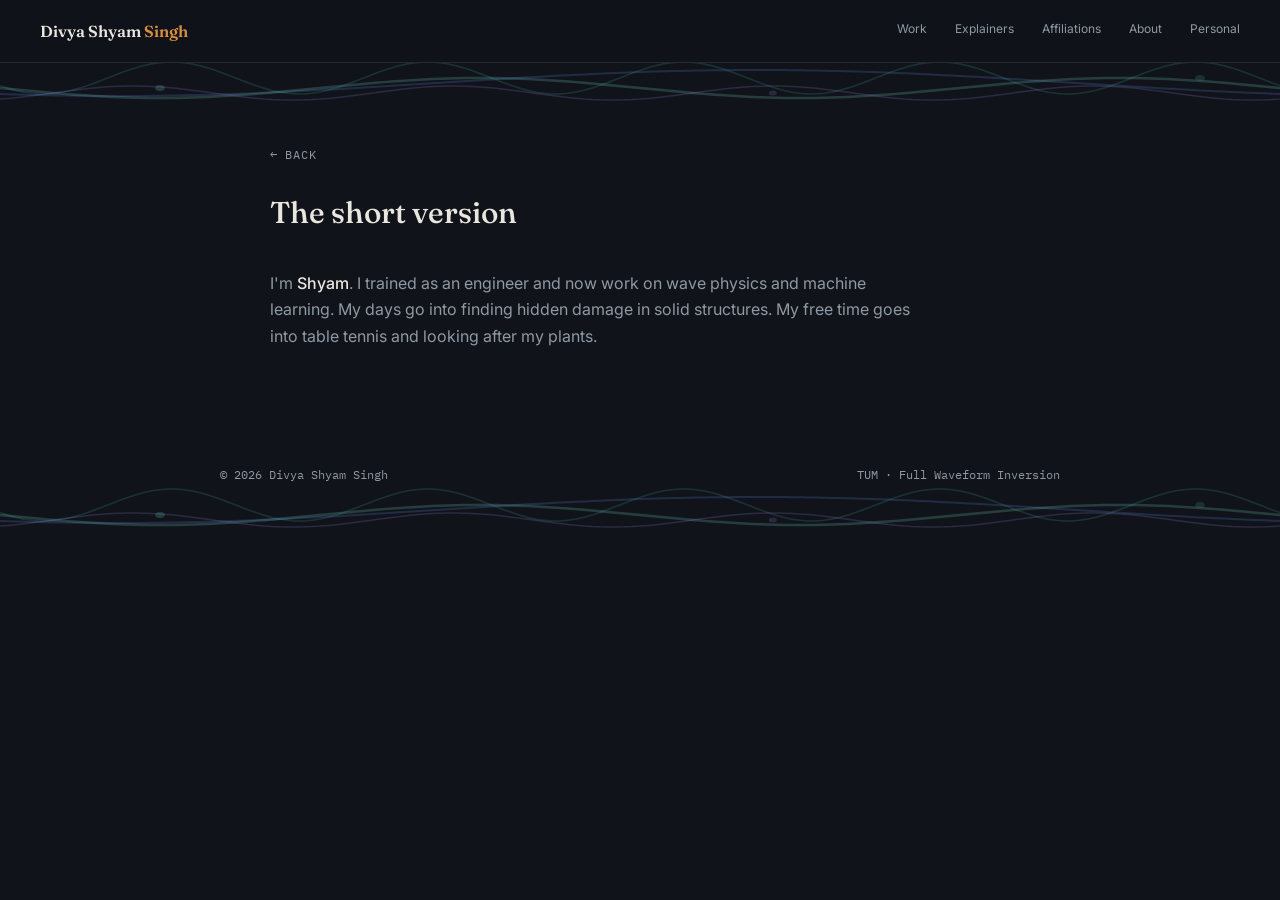
<file: about.html>
<!DOCTYPE html>
<html lang="en">
<head>
<meta charset="UTF-8">
<meta name="viewport" content="width=device-width, initial-scale=1.0">
<title>About — Divya Shyam Singh</title>
<meta name="description" content="The short version of who Divya Shyam Singh is.">
<link rel="canonical" href="https://divshysin.github.io/about.html">
<link rel="preconnect" href="https://fonts.googleapis.com">
<link rel="preconnect" href="https://fonts.gstatic.com" crossorigin>
<link href="https://fonts.googleapis.com/css2?family=Fraunces:opsz,wght@9..144,400;9..144,500;9..144,600&family=IBM+Plex+Mono:wght@400;500&family=Inter:wght@400;500&display=swap" rel="stylesheet">
<link rel="stylesheet" href="styles.css?v=20260811c">
<style>
  main{ max-width:820px; }
  section{ padding-top:140px; }
  .back-link{ font-size:12px; color:var(--text-dim); text-decoration:none; }
  .back-link:hover{ color:var(--text); }
  #about p{ font-size:16px; color:var(--text-dim); max-width:64ch; }
  #about p strong{ color:var(--text); font-weight:500; }
</style>
</head>
<body>
<div class="edge-waves top-waves" aria-hidden="true">
  <svg viewBox="0 0 1600 60" preserveAspectRatio="none">
    <path class="w2" d="M0.0 35.94 L5.0 36.21 L10.0 36.46 L15.0 36.69 L20.0 36.9 L25.0 37.1 L30.0 37.28 L35.0 37.43 L40.0 37.57 L45.0 37.69 L50.0 37.79 L55.0 37.87 L60.0 37.94 L65.0 37.98 L70.0 38.0 L75.0 38.0 L80.0 37.98 L85.0 37.94 L90.0 37.88 L95.0 37.8 L100.0 37.7 L105.0 37.58 L110.0 37.45 L115.0 37.29 L120.0 37.11 L125.0 36.92 L130.0 36.7 L135.0 36.47 L140.0 36.22 L145.0 35.96 L150.0 35.68 L155.0 35.38 L160.0 35.06 L165.0 34.73 L170.0 34.38 L175.0 34.02 L180.0 33.65 L185.0 33.26 L190.0 32.86 L195.0 32.45 L200.0 32.02 L205.0 31.59 L210.0 31.14 L215.0 30.69 L220.0 30.23 L225.0 29.75 L230.0 29.28 L235.0 28.79 L240.0 28.3 L245.0 27.8 L250.0 27.3 L255.0 26.8 L260.0 26.29 L265.0 25.78 L270.0 25.27 L275.0 24.76 L280.0 24.25 L285.0 23.74 L290.0 23.24 L295.0 22.73 L300.0 22.23 L305.0 21.74 L310.0 21.24 L315.0 20.76 L320.0 20.28 L325.0 19.81 L330.0 19.34 L335.0 18.89 L340.0 18.44 L345.0 18.01 L350.0 17.58 L355.0 17.17 L360.0 16.77 L365.0 16.38 L370.0 16.0 L375.0 15.64 L380.0 15.29 L385.0 14.96 L390.0 14.65 L395.0 14.35 L400.0 14.06 L405.0 13.79 L410.0 13.54 L415.0 13.31 L420.0 13.1 L425.0 12.9 L430.0 12.72 L435.0 12.57 L440.0 12.43 L445.0 12.31 L450.0 12.21 L455.0 12.13 L460.0 12.06 L465.0 12.02 L470.0 12.0 L475.0 12.0 L480.0 12.02 L485.0 12.06 L490.0 12.12 L495.0 12.2 L500.0 12.3 L505.0 12.42 L510.0 12.55 L515.0 12.71 L520.0 12.89 L525.0 13.08 L530.0 13.3 L535.0 13.53 L540.0 13.78 L545.0 14.04 L550.0 14.32 L555.0 14.62 L560.0 14.94 L565.0 15.27 L570.0 15.62 L575.0 15.98 L580.0 16.35 L585.0 16.74 L590.0 17.14 L595.0 17.55 L600.0 17.98 L605.0 18.41 L610.0 18.86 L615.0 19.31 L620.0 19.77 L625.0 20.25 L630.0 20.72 L635.0 21.21 L640.0 21.7 L645.0 22.2 L650.0 22.7 L655.0 23.2 L660.0 23.71 L665.0 24.22 L670.0 24.73 L675.0 25.24 L680.0 25.75 L685.0 26.26 L690.0 26.76 L695.0 27.27 L700.0 27.77 L705.0 28.26 L710.0 28.76 L715.0 29.24 L720.0 29.72 L725.0 30.19 L730.0 30.66 L735.0 31.11 L740.0 31.56 L745.0 31.99 L750.0 32.42 L755.0 32.83 L760.0 33.23 L765.0 33.62 L770.0 34.0 L775.0 34.36 L780.0 34.71 L785.0 35.04 L790.0 35.35 L795.0 35.65 L800.0 35.94 L805.0 36.21 L810.0 36.46 L815.0 36.69 L820.0 36.9 L825.0 37.1 L830.0 37.28 L835.0 37.43 L840.0 37.57 L845.0 37.69 L850.0 37.79 L855.0 37.87 L860.0 37.94 L865.0 37.98 L870.0 38.0 L875.0 38.0 L880.0 37.98 L885.0 37.94 L890.0 37.88 L895.0 37.8 L900.0 37.7 L905.0 37.58 L910.0 37.45 L915.0 37.29 L920.0 37.11 L925.0 36.92 L930.0 36.7 L935.0 36.47 L940.0 36.22 L945.0 35.96 L950.0 35.68 L955.0 35.38 L960.0 35.06 L965.0 34.73 L970.0 34.38 L975.0 34.02 L980.0 33.65 L985.0 33.26 L990.0 32.86 L995.0 32.45 L1000.0 32.02 L1005.0 31.59 L1010.0 31.14 L1015.0 30.69 L1020.0 30.23 L1025.0 29.75 L1030.0 29.28 L1035.0 28.79 L1040.0 28.3 L1045.0 27.8 L1050.0 27.3 L1055.0 26.8 L1060.0 26.29 L1065.0 25.78 L1070.0 25.27 L1075.0 24.76 L1080.0 24.25 L1085.0 23.74 L1090.0 23.24 L1095.0 22.73 L1100.0 22.23 L1105.0 21.74 L1110.0 21.24 L1115.0 20.76 L1120.0 20.28 L1125.0 19.81 L1130.0 19.34 L1135.0 18.89 L1140.0 18.44 L1145.0 18.01 L1150.0 17.58 L1155.0 17.17 L1160.0 16.77 L1165.0 16.38 L1170.0 16.0 L1175.0 15.64 L1180.0 15.29 L1185.0 14.96 L1190.0 14.65 L1195.0 14.35 L1200.0 14.06 L1205.0 13.79 L1210.0 13.54 L1215.0 13.31 L1220.0 13.1 L1225.0 12.9 L1230.0 12.72 L1235.0 12.57 L1240.0 12.43 L1245.0 12.31 L1250.0 12.21 L1255.0 12.13 L1260.0 12.06 L1265.0 12.02 L1270.0 12.0 L1275.0 12.0 L1280.0 12.02 L1285.0 12.06 L1290.0 12.12 L1295.0 12.2 L1300.0 12.3 L1305.0 12.42 L1310.0 12.55 L1315.0 12.71 L1320.0 12.89 L1325.0 13.08 L1330.0 13.3 L1335.0 13.53 L1340.0 13.78 L1345.0 14.04 L1350.0 14.32 L1355.0 14.62 L1360.0 14.94 L1365.0 15.27 L1370.0 15.62 L1375.0 15.98 L1380.0 16.35 L1385.0 16.74 L1390.0 17.14 L1395.0 17.55 L1400.0 17.98 L1405.0 18.41 L1410.0 18.86 L1415.0 19.31 L1420.0 19.77 L1425.0 20.25 L1430.0 20.72 L1435.0 21.21 L1440.0 21.7 L1445.0 22.2 L1450.0 22.7 L1455.0 23.2 L1460.0 23.71 L1465.0 24.22 L1470.0 24.73 L1475.0 25.24 L1480.0 25.75 L1485.0 26.26 L1490.0 26.76 L1495.0 27.27 L1500.0 27.77 L1505.0 28.26 L1510.0 28.76 L1515.0 29.24 L1520.0 29.72 L1525.0 30.19 L1530.0 30.66 L1535.0 31.11 L1540.0 31.56 L1545.0 31.99 L1550.0 32.42 L1555.0 32.83 L1560.0 33.23 L1565.0 33.62 L1570.0 34.0 L1575.0 34.36 L1580.0 34.71 L1585.0 35.04 L1590.0 35.35 L1595.0 35.65 L1600.0 35.94"/>
    <path class="w1" d="M0.0 30.0 L5.0 30.78 L10.0 31.56 L15.0 32.33 L20.0 33.09 L25.0 33.83 L30.0 34.54 L35.0 35.22 L40.0 35.88 L45.0 36.49 L50.0 37.07 L55.0 37.6 L60.0 38.09 L65.0 38.53 L70.0 38.91 L75.0 39.24 L80.0 39.51 L85.0 39.72 L90.0 39.88 L95.0 39.97 L100.0 40.0 L105.0 39.97 L110.0 39.88 L115.0 39.72 L120.0 39.51 L125.0 39.24 L130.0 38.91 L135.0 38.53 L140.0 38.09 L145.0 37.6 L150.0 37.07 L155.0 36.49 L160.0 35.88 L165.0 35.22 L170.0 34.54 L175.0 33.83 L180.0 33.09 L185.0 32.33 L190.0 31.56 L195.0 30.78 L200.0 30.0 L205.0 29.22 L210.0 28.44 L215.0 27.67 L220.0 26.91 L225.0 26.17 L230.0 25.46 L235.0 24.78 L240.0 24.12 L245.0 23.51 L250.0 22.93 L255.0 22.4 L260.0 21.91 L265.0 21.47 L270.0 21.09 L275.0 20.76 L280.0 20.49 L285.0 20.28 L290.0 20.12 L295.0 20.03 L300.0 20.0 L305.0 20.03 L310.0 20.12 L315.0 20.28 L320.0 20.49 L325.0 20.76 L330.0 21.09 L335.0 21.47 L340.0 21.91 L345.0 22.4 L350.0 22.93 L355.0 23.51 L360.0 24.12 L365.0 24.78 L370.0 25.46 L375.0 26.17 L380.0 26.91 L385.0 27.67 L390.0 28.44 L395.0 29.22 L400.0 30.0 L405.0 30.78 L410.0 31.56 L415.0 32.33 L420.0 33.09 L425.0 33.83 L430.0 34.54 L435.0 35.22 L440.0 35.88 L445.0 36.49 L450.0 37.07 L455.0 37.6 L460.0 38.09 L465.0 38.53 L470.0 38.91 L475.0 39.24 L480.0 39.51 L485.0 39.72 L490.0 39.88 L495.0 39.97 L500.0 40.0 L505.0 39.97 L510.0 39.88 L515.0 39.72 L520.0 39.51 L525.0 39.24 L530.0 38.91 L535.0 38.53 L540.0 38.09 L545.0 37.6 L550.0 37.07 L555.0 36.49 L560.0 35.88 L565.0 35.22 L570.0 34.54 L575.0 33.83 L580.0 33.09 L585.0 32.33 L590.0 31.56 L595.0 30.78 L600.0 30.0 L605.0 29.22 L610.0 28.44 L615.0 27.67 L620.0 26.91 L625.0 26.17 L630.0 25.46 L635.0 24.78 L640.0 24.12 L645.0 23.51 L650.0 22.93 L655.0 22.4 L660.0 21.91 L665.0 21.47 L670.0 21.09 L675.0 20.76 L680.0 20.49 L685.0 20.28 L690.0 20.12 L695.0 20.03 L700.0 20.0 L705.0 20.03 L710.0 20.12 L715.0 20.28 L720.0 20.49 L725.0 20.76 L730.0 21.09 L735.0 21.47 L740.0 21.91 L745.0 22.4 L750.0 22.93 L755.0 23.51 L760.0 24.12 L765.0 24.78 L770.0 25.46 L775.0 26.17 L780.0 26.91 L785.0 27.67 L790.0 28.44 L795.0 29.22 L800.0 30.0 L805.0 30.78 L810.0 31.56 L815.0 32.33 L820.0 33.09 L825.0 33.83 L830.0 34.54 L835.0 35.22 L840.0 35.88 L845.0 36.49 L850.0 37.07 L855.0 37.6 L860.0 38.09 L865.0 38.53 L870.0 38.91 L875.0 39.24 L880.0 39.51 L885.0 39.72 L890.0 39.88 L895.0 39.97 L900.0 40.0 L905.0 39.97 L910.0 39.88 L915.0 39.72 L920.0 39.51 L925.0 39.24 L930.0 38.91 L935.0 38.53 L940.0 38.09 L945.0 37.6 L950.0 37.07 L955.0 36.49 L960.0 35.88 L965.0 35.22 L970.0 34.54 L975.0 33.83 L980.0 33.09 L985.0 32.33 L990.0 31.56 L995.0 30.78 L1000.0 30.0 L1005.0 29.22 L1010.0 28.44 L1015.0 27.67 L1020.0 26.91 L1025.0 26.17 L1030.0 25.46 L1035.0 24.78 L1040.0 24.12 L1045.0 23.51 L1050.0 22.93 L1055.0 22.4 L1060.0 21.91 L1065.0 21.47 L1070.0 21.09 L1075.0 20.76 L1080.0 20.49 L1085.0 20.28 L1090.0 20.12 L1095.0 20.03 L1100.0 20.0 L1105.0 20.03 L1110.0 20.12 L1115.0 20.28 L1120.0 20.49 L1125.0 20.76 L1130.0 21.09 L1135.0 21.47 L1140.0 21.91 L1145.0 22.4 L1150.0 22.93 L1155.0 23.51 L1160.0 24.12 L1165.0 24.78 L1170.0 25.46 L1175.0 26.17 L1180.0 26.91 L1185.0 27.67 L1190.0 28.44 L1195.0 29.22 L1200.0 30.0 L1205.0 30.78 L1210.0 31.56 L1215.0 32.33 L1220.0 33.09 L1225.0 33.83 L1230.0 34.54 L1235.0 35.22 L1240.0 35.88 L1245.0 36.49 L1250.0 37.07 L1255.0 37.6 L1260.0 38.09 L1265.0 38.53 L1270.0 38.91 L1275.0 39.24 L1280.0 39.51 L1285.0 39.72 L1290.0 39.88 L1295.0 39.97 L1300.0 40.0 L1305.0 39.97 L1310.0 39.88 L1315.0 39.72 L1320.0 39.51 L1325.0 39.24 L1330.0 38.91 L1335.0 38.53 L1340.0 38.09 L1345.0 37.6 L1350.0 37.07 L1355.0 36.49 L1360.0 35.88 L1365.0 35.22 L1370.0 34.54 L1375.0 33.83 L1380.0 33.09 L1385.0 32.33 L1390.0 31.56 L1395.0 30.78 L1400.0 30.0 L1405.0 29.22 L1410.0 28.44 L1415.0 27.67 L1420.0 26.91 L1425.0 26.17 L1430.0 25.46 L1435.0 24.78 L1440.0 24.12 L1445.0 23.51 L1450.0 22.93 L1455.0 22.4 L1460.0 21.91 L1465.0 21.47 L1470.0 21.09 L1475.0 20.76 L1480.0 20.49 L1485.0 20.28 L1490.0 20.12 L1495.0 20.03 L1500.0 20.0 L1505.0 20.03 L1510.0 20.12 L1515.0 20.28 L1520.0 20.49 L1525.0 20.76 L1530.0 21.09 L1535.0 21.47 L1540.0 21.91 L1545.0 22.4 L1550.0 22.93 L1555.0 23.51 L1560.0 24.12 L1565.0 24.78 L1570.0 25.46 L1575.0 26.17 L1580.0 26.91 L1585.0 27.67 L1590.0 28.44 L1595.0 29.22 L1600.0 30.0"/>
    <path class="w4" d="M0.0 27.67 L5.0 30.26 L10.0 32.46 L15.0 34.18 L20.0 35.35 L25.0 35.94 L30.0 35.91 L35.0 35.27 L40.0 34.04 L45.0 32.28 L50.0 30.04 L55.0 27.41 L60.0 24.5 L65.0 21.42 L70.0 18.29 L75.0 15.22 L80.0 12.33 L85.0 9.74 L90.0 7.54 L95.0 5.82 L100.0 4.65 L105.0 4.06 L110.0 4.09 L115.0 4.73 L120.0 5.96 L125.0 7.72 L130.0 9.96 L135.0 12.59 L140.0 15.5 L145.0 18.58 L150.0 21.71 L155.0 24.78 L160.0 27.67 L165.0 30.26 L170.0 32.46 L175.0 34.18 L180.0 35.35 L185.0 35.94 L190.0 35.91 L195.0 35.27 L200.0 34.04 L205.0 32.28 L210.0 30.04 L215.0 27.41 L220.0 24.5 L225.0 21.42 L230.0 18.29 L235.0 15.22 L240.0 12.33 L245.0 9.74 L250.0 7.54 L255.0 5.82 L260.0 4.65 L265.0 4.06 L270.0 4.09 L275.0 4.73 L280.0 5.96 L285.0 7.72 L290.0 9.96 L295.0 12.59 L300.0 15.5 L305.0 18.58 L310.0 21.71 L315.0 24.78 L320.0 27.67 L325.0 30.26 L330.0 32.46 L335.0 34.18 L340.0 35.35 L345.0 35.94 L350.0 35.91 L355.0 35.27 L360.0 34.04 L365.0 32.28 L370.0 30.04 L375.0 27.41 L380.0 24.5 L385.0 21.42 L390.0 18.29 L395.0 15.22 L400.0 12.33 L405.0 9.74 L410.0 7.54 L415.0 5.82 L420.0 4.65 L425.0 4.06 L430.0 4.09 L435.0 4.73 L440.0 5.96 L445.0 7.72 L450.0 9.96 L455.0 12.59 L460.0 15.5 L465.0 18.58 L470.0 21.71 L475.0 24.78 L480.0 27.67 L485.0 30.26 L490.0 32.46 L495.0 34.18 L500.0 35.35 L505.0 35.94 L510.0 35.91 L515.0 35.27 L520.0 34.04 L525.0 32.28 L530.0 30.04 L535.0 27.41 L540.0 24.5 L545.0 21.42 L550.0 18.29 L555.0 15.22 L560.0 12.33 L565.0 9.74 L570.0 7.54 L575.0 5.82 L580.0 4.65 L585.0 4.06 L590.0 4.09 L595.0 4.73 L600.0 5.96 L605.0 7.72 L610.0 9.96 L615.0 12.59 L620.0 15.5 L625.0 18.58 L630.0 21.71 L635.0 24.78 L640.0 27.67 L645.0 30.26 L650.0 32.46 L655.0 34.18 L660.0 35.35 L665.0 35.94 L670.0 35.91 L675.0 35.27 L680.0 34.04 L685.0 32.28 L690.0 30.04 L695.0 27.41 L700.0 24.5 L705.0 21.42 L710.0 18.29 L715.0 15.22 L720.0 12.33 L725.0 9.74 L730.0 7.54 L735.0 5.82 L740.0 4.65 L745.0 4.06 L750.0 4.09 L755.0 4.73 L760.0 5.96 L765.0 7.72 L770.0 9.96 L775.0 12.59 L780.0 15.5 L785.0 18.58 L790.0 21.71 L795.0 24.78 L800.0 27.67 L805.0 30.26 L810.0 32.46 L815.0 34.18 L820.0 35.35 L825.0 35.94 L830.0 35.91 L835.0 35.27 L840.0 34.04 L845.0 32.28 L850.0 30.04 L855.0 27.41 L860.0 24.5 L865.0 21.42 L870.0 18.29 L875.0 15.22 L880.0 12.33 L885.0 9.74 L890.0 7.54 L895.0 5.82 L900.0 4.65 L905.0 4.06 L910.0 4.09 L915.0 4.73 L920.0 5.96 L925.0 7.72 L930.0 9.96 L935.0 12.59 L940.0 15.5 L945.0 18.58 L950.0 21.71 L955.0 24.78 L960.0 27.67 L965.0 30.26 L970.0 32.46 L975.0 34.18 L980.0 35.35 L985.0 35.94 L990.0 35.91 L995.0 35.27 L1000.0 34.04 L1005.0 32.28 L1010.0 30.04 L1015.0 27.41 L1020.0 24.5 L1025.0 21.42 L1030.0 18.29 L1035.0 15.22 L1040.0 12.33 L1045.0 9.74 L1050.0 7.54 L1055.0 5.82 L1060.0 4.65 L1065.0 4.06 L1070.0 4.09 L1075.0 4.73 L1080.0 5.96 L1085.0 7.72 L1090.0 9.96 L1095.0 12.59 L1100.0 15.5 L1105.0 18.58 L1110.0 21.71 L1115.0 24.78 L1120.0 27.67 L1125.0 30.26 L1130.0 32.46 L1135.0 34.18 L1140.0 35.35 L1145.0 35.94 L1150.0 35.91 L1155.0 35.27 L1160.0 34.04 L1165.0 32.28 L1170.0 30.04 L1175.0 27.41 L1180.0 24.5 L1185.0 21.42 L1190.0 18.29 L1195.0 15.22 L1200.0 12.33 L1205.0 9.74 L1210.0 7.54 L1215.0 5.82 L1220.0 4.65 L1225.0 4.06 L1230.0 4.09 L1235.0 4.73 L1240.0 5.96 L1245.0 7.72 L1250.0 9.96 L1255.0 12.59 L1260.0 15.5 L1265.0 18.58 L1270.0 21.71 L1275.0 24.78 L1280.0 27.67 L1285.0 30.26 L1290.0 32.46 L1295.0 34.18 L1300.0 35.35 L1305.0 35.94 L1310.0 35.91 L1315.0 35.27 L1320.0 34.04 L1325.0 32.28 L1330.0 30.04 L1335.0 27.41 L1340.0 24.5 L1345.0 21.42 L1350.0 18.29 L1355.0 15.22 L1360.0 12.33 L1365.0 9.74 L1370.0 7.54 L1375.0 5.82 L1380.0 4.65 L1385.0 4.06 L1390.0 4.09 L1395.0 4.73 L1400.0 5.96 L1405.0 7.72 L1410.0 9.96 L1415.0 12.59 L1420.0 15.5 L1425.0 18.58 L1430.0 21.71 L1435.0 24.78 L1440.0 27.67 L1445.0 30.26 L1450.0 32.46 L1455.0 34.18 L1460.0 35.35 L1465.0 35.94 L1470.0 35.91 L1475.0 35.27 L1480.0 34.04 L1485.0 32.28 L1490.0 30.04 L1495.0 27.41 L1500.0 24.5 L1505.0 21.42 L1510.0 18.29 L1515.0 15.22 L1520.0 12.33 L1525.0 9.74 L1530.0 7.54 L1535.0 5.82 L1540.0 4.65 L1545.0 4.06 L1550.0 4.09 L1555.0 4.73 L1560.0 5.96 L1565.0 7.72 L1570.0 9.96 L1575.0 12.59 L1580.0 15.5 L1585.0 18.58 L1590.0 21.71 L1595.0 24.78 L1600.0 27.67"/>
    <path class="w3" d="M0.0 41.04 L5.0 40.42 L10.0 39.65 L15.0 38.78 L20.0 37.81 L25.0 36.77 L30.0 35.69 L35.0 34.59 L40.0 33.51 L45.0 32.45 L50.0 31.47 L55.0 30.56 L60.0 29.77 L65.0 29.11 L70.0 28.59 L75.0 28.23 L80.0 28.03 L85.0 28.01 L90.0 28.16 L95.0 28.48 L100.0 28.96 L105.0 29.58 L110.0 30.35 L115.0 31.22 L120.0 32.19 L125.0 33.23 L130.0 34.31 L135.0 35.41 L140.0 36.49 L145.0 37.55 L150.0 38.53 L155.0 39.44 L160.0 40.23 L165.0 40.89 L170.0 41.41 L175.0 41.77 L180.0 41.97 L185.0 41.99 L190.0 41.84 L195.0 41.52 L200.0 41.04 L205.0 40.42 L210.0 39.65 L215.0 38.78 L220.0 37.81 L225.0 36.77 L230.0 35.69 L235.0 34.59 L240.0 33.51 L245.0 32.45 L250.0 31.47 L255.0 30.56 L260.0 29.77 L265.0 29.11 L270.0 28.59 L275.0 28.23 L280.0 28.03 L285.0 28.01 L290.0 28.16 L295.0 28.48 L300.0 28.96 L305.0 29.58 L310.0 30.35 L315.0 31.22 L320.0 32.19 L325.0 33.23 L330.0 34.31 L335.0 35.41 L340.0 36.49 L345.0 37.55 L350.0 38.53 L355.0 39.44 L360.0 40.23 L365.0 40.89 L370.0 41.41 L375.0 41.77 L380.0 41.97 L385.0 41.99 L390.0 41.84 L395.0 41.52 L400.0 41.04 L405.0 40.42 L410.0 39.65 L415.0 38.78 L420.0 37.81 L425.0 36.77 L430.0 35.69 L435.0 34.59 L440.0 33.51 L445.0 32.45 L450.0 31.47 L455.0 30.56 L460.0 29.77 L465.0 29.11 L470.0 28.59 L475.0 28.23 L480.0 28.03 L485.0 28.01 L490.0 28.16 L495.0 28.48 L500.0 28.96 L505.0 29.58 L510.0 30.35 L515.0 31.22 L520.0 32.19 L525.0 33.23 L530.0 34.31 L535.0 35.41 L540.0 36.49 L545.0 37.55 L550.0 38.53 L555.0 39.44 L560.0 40.23 L565.0 40.89 L570.0 41.41 L575.0 41.77 L580.0 41.97 L585.0 41.99 L590.0 41.84 L595.0 41.52 L600.0 41.04 L605.0 40.42 L610.0 39.65 L615.0 38.78 L620.0 37.81 L625.0 36.77 L630.0 35.69 L635.0 34.59 L640.0 33.51 L645.0 32.45 L650.0 31.47 L655.0 30.56 L660.0 29.77 L665.0 29.11 L670.0 28.59 L675.0 28.23 L680.0 28.03 L685.0 28.01 L690.0 28.16 L695.0 28.48 L700.0 28.96 L705.0 29.58 L710.0 30.35 L715.0 31.22 L720.0 32.19 L725.0 33.23 L730.0 34.31 L735.0 35.41 L740.0 36.49 L745.0 37.55 L750.0 38.53 L755.0 39.44 L760.0 40.23 L765.0 40.89 L770.0 41.41 L775.0 41.77 L780.0 41.97 L785.0 41.99 L790.0 41.84 L795.0 41.52 L800.0 41.04 L805.0 40.42 L810.0 39.65 L815.0 38.78 L820.0 37.81 L825.0 36.77 L830.0 35.69 L835.0 34.59 L840.0 33.51 L845.0 32.45 L850.0 31.47 L855.0 30.56 L860.0 29.77 L865.0 29.11 L870.0 28.59 L875.0 28.23 L880.0 28.03 L885.0 28.01 L890.0 28.16 L895.0 28.48 L900.0 28.96 L905.0 29.58 L910.0 30.35 L915.0 31.22 L920.0 32.19 L925.0 33.23 L930.0 34.31 L935.0 35.41 L940.0 36.49 L945.0 37.55 L950.0 38.53 L955.0 39.44 L960.0 40.23 L965.0 40.89 L970.0 41.41 L975.0 41.77 L980.0 41.97 L985.0 41.99 L990.0 41.84 L995.0 41.52 L1000.0 41.04 L1005.0 40.42 L1010.0 39.65 L1015.0 38.78 L1020.0 37.81 L1025.0 36.77 L1030.0 35.69 L1035.0 34.59 L1040.0 33.51 L1045.0 32.45 L1050.0 31.47 L1055.0 30.56 L1060.0 29.77 L1065.0 29.11 L1070.0 28.59 L1075.0 28.23 L1080.0 28.03 L1085.0 28.01 L1090.0 28.16 L1095.0 28.48 L1100.0 28.96 L1105.0 29.58 L1110.0 30.35 L1115.0 31.22 L1120.0 32.19 L1125.0 33.23 L1130.0 34.31 L1135.0 35.41 L1140.0 36.49 L1145.0 37.55 L1150.0 38.53 L1155.0 39.44 L1160.0 40.23 L1165.0 40.89 L1170.0 41.41 L1175.0 41.77 L1180.0 41.97 L1185.0 41.99 L1190.0 41.84 L1195.0 41.52 L1200.0 41.04 L1205.0 40.42 L1210.0 39.65 L1215.0 38.78 L1220.0 37.81 L1225.0 36.77 L1230.0 35.69 L1235.0 34.59 L1240.0 33.51 L1245.0 32.45 L1250.0 31.47 L1255.0 30.56 L1260.0 29.77 L1265.0 29.11 L1270.0 28.59 L1275.0 28.23 L1280.0 28.03 L1285.0 28.01 L1290.0 28.16 L1295.0 28.48 L1300.0 28.96 L1305.0 29.58 L1310.0 30.35 L1315.0 31.22 L1320.0 32.19 L1325.0 33.23 L1330.0 34.31 L1335.0 35.41 L1340.0 36.49 L1345.0 37.55 L1350.0 38.53 L1355.0 39.44 L1360.0 40.23 L1365.0 40.89 L1370.0 41.41 L1375.0 41.77 L1380.0 41.97 L1385.0 41.99 L1390.0 41.84 L1395.0 41.52 L1400.0 41.04 L1405.0 40.42 L1410.0 39.65 L1415.0 38.78 L1420.0 37.81 L1425.0 36.77 L1430.0 35.69 L1435.0 34.59 L1440.0 33.51 L1445.0 32.45 L1450.0 31.47 L1455.0 30.56 L1460.0 29.77 L1465.0 29.11 L1470.0 28.59 L1475.0 28.23 L1480.0 28.03 L1485.0 28.01 L1490.0 28.16 L1495.0 28.48 L1500.0 28.96 L1505.0 29.58 L1510.0 30.35 L1515.0 31.22 L1520.0 32.19 L1525.0 33.23 L1530.0 34.31 L1535.0 35.41 L1540.0 36.49 L1545.0 37.55 L1550.0 38.53 L1555.0 39.44 L1560.0 40.23 L1565.0 40.89 L1570.0 41.41 L1575.0 41.77 L1580.0 41.97 L1585.0 41.99 L1590.0 41.84 L1595.0 41.52 L1600.0 41.04"/>
    <circle class="w1" cx="100" cy="30" r="3"/>
    <circle class="w3" cx="483" cy="35" r="2.5"/>
    <circle class="w4" cx="750" cy="20" r="3"/>
    <circle class="w2" cx="1266" cy="25" r="3"/>
  </svg>
</div>
<div class="edge-waves bottom-waves" aria-hidden="true">
  <svg viewBox="0 0 1600 60" preserveAspectRatio="none">
    <path class="w2" d="M0.0 35.94 L5.0 36.21 L10.0 36.46 L15.0 36.69 L20.0 36.9 L25.0 37.1 L30.0 37.28 L35.0 37.43 L40.0 37.57 L45.0 37.69 L50.0 37.79 L55.0 37.87 L60.0 37.94 L65.0 37.98 L70.0 38.0 L75.0 38.0 L80.0 37.98 L85.0 37.94 L90.0 37.88 L95.0 37.8 L100.0 37.7 L105.0 37.58 L110.0 37.45 L115.0 37.29 L120.0 37.11 L125.0 36.92 L130.0 36.7 L135.0 36.47 L140.0 36.22 L145.0 35.96 L150.0 35.68 L155.0 35.38 L160.0 35.06 L165.0 34.73 L170.0 34.38 L175.0 34.02 L180.0 33.65 L185.0 33.26 L190.0 32.86 L195.0 32.45 L200.0 32.02 L205.0 31.59 L210.0 31.14 L215.0 30.69 L220.0 30.23 L225.0 29.75 L230.0 29.28 L235.0 28.79 L240.0 28.3 L245.0 27.8 L250.0 27.3 L255.0 26.8 L260.0 26.29 L265.0 25.78 L270.0 25.27 L275.0 24.76 L280.0 24.25 L285.0 23.74 L290.0 23.24 L295.0 22.73 L300.0 22.23 L305.0 21.74 L310.0 21.24 L315.0 20.76 L320.0 20.28 L325.0 19.81 L330.0 19.34 L335.0 18.89 L340.0 18.44 L345.0 18.01 L350.0 17.58 L355.0 17.17 L360.0 16.77 L365.0 16.38 L370.0 16.0 L375.0 15.64 L380.0 15.29 L385.0 14.96 L390.0 14.65 L395.0 14.35 L400.0 14.06 L405.0 13.79 L410.0 13.54 L415.0 13.31 L420.0 13.1 L425.0 12.9 L430.0 12.72 L435.0 12.57 L440.0 12.43 L445.0 12.31 L450.0 12.21 L455.0 12.13 L460.0 12.06 L465.0 12.02 L470.0 12.0 L475.0 12.0 L480.0 12.02 L485.0 12.06 L490.0 12.12 L495.0 12.2 L500.0 12.3 L505.0 12.42 L510.0 12.55 L515.0 12.71 L520.0 12.89 L525.0 13.08 L530.0 13.3 L535.0 13.53 L540.0 13.78 L545.0 14.04 L550.0 14.32 L555.0 14.62 L560.0 14.94 L565.0 15.27 L570.0 15.62 L575.0 15.98 L580.0 16.35 L585.0 16.74 L590.0 17.14 L595.0 17.55 L600.0 17.98 L605.0 18.41 L610.0 18.86 L615.0 19.31 L620.0 19.77 L625.0 20.25 L630.0 20.72 L635.0 21.21 L640.0 21.7 L645.0 22.2 L650.0 22.7 L655.0 23.2 L660.0 23.71 L665.0 24.22 L670.0 24.73 L675.0 25.24 L680.0 25.75 L685.0 26.26 L690.0 26.76 L695.0 27.27 L700.0 27.77 L705.0 28.26 L710.0 28.76 L715.0 29.24 L720.0 29.72 L725.0 30.19 L730.0 30.66 L735.0 31.11 L740.0 31.56 L745.0 31.99 L750.0 32.42 L755.0 32.83 L760.0 33.23 L765.0 33.62 L770.0 34.0 L775.0 34.36 L780.0 34.71 L785.0 35.04 L790.0 35.35 L795.0 35.65 L800.0 35.94 L805.0 36.21 L810.0 36.46 L815.0 36.69 L820.0 36.9 L825.0 37.1 L830.0 37.28 L835.0 37.43 L840.0 37.57 L845.0 37.69 L850.0 37.79 L855.0 37.87 L860.0 37.94 L865.0 37.98 L870.0 38.0 L875.0 38.0 L880.0 37.98 L885.0 37.94 L890.0 37.88 L895.0 37.8 L900.0 37.7 L905.0 37.58 L910.0 37.45 L915.0 37.29 L920.0 37.11 L925.0 36.92 L930.0 36.7 L935.0 36.47 L940.0 36.22 L945.0 35.96 L950.0 35.68 L955.0 35.38 L960.0 35.06 L965.0 34.73 L970.0 34.38 L975.0 34.02 L980.0 33.65 L985.0 33.26 L990.0 32.86 L995.0 32.45 L1000.0 32.02 L1005.0 31.59 L1010.0 31.14 L1015.0 30.69 L1020.0 30.23 L1025.0 29.75 L1030.0 29.28 L1035.0 28.79 L1040.0 28.3 L1045.0 27.8 L1050.0 27.3 L1055.0 26.8 L1060.0 26.29 L1065.0 25.78 L1070.0 25.27 L1075.0 24.76 L1080.0 24.25 L1085.0 23.74 L1090.0 23.24 L1095.0 22.73 L1100.0 22.23 L1105.0 21.74 L1110.0 21.24 L1115.0 20.76 L1120.0 20.28 L1125.0 19.81 L1130.0 19.34 L1135.0 18.89 L1140.0 18.44 L1145.0 18.01 L1150.0 17.58 L1155.0 17.17 L1160.0 16.77 L1165.0 16.38 L1170.0 16.0 L1175.0 15.64 L1180.0 15.29 L1185.0 14.96 L1190.0 14.65 L1195.0 14.35 L1200.0 14.06 L1205.0 13.79 L1210.0 13.54 L1215.0 13.31 L1220.0 13.1 L1225.0 12.9 L1230.0 12.72 L1235.0 12.57 L1240.0 12.43 L1245.0 12.31 L1250.0 12.21 L1255.0 12.13 L1260.0 12.06 L1265.0 12.02 L1270.0 12.0 L1275.0 12.0 L1280.0 12.02 L1285.0 12.06 L1290.0 12.12 L1295.0 12.2 L1300.0 12.3 L1305.0 12.42 L1310.0 12.55 L1315.0 12.71 L1320.0 12.89 L1325.0 13.08 L1330.0 13.3 L1335.0 13.53 L1340.0 13.78 L1345.0 14.04 L1350.0 14.32 L1355.0 14.62 L1360.0 14.94 L1365.0 15.27 L1370.0 15.62 L1375.0 15.98 L1380.0 16.35 L1385.0 16.74 L1390.0 17.14 L1395.0 17.55 L1400.0 17.98 L1405.0 18.41 L1410.0 18.86 L1415.0 19.31 L1420.0 19.77 L1425.0 20.25 L1430.0 20.72 L1435.0 21.21 L1440.0 21.7 L1445.0 22.2 L1450.0 22.7 L1455.0 23.2 L1460.0 23.71 L1465.0 24.22 L1470.0 24.73 L1475.0 25.24 L1480.0 25.75 L1485.0 26.26 L1490.0 26.76 L1495.0 27.27 L1500.0 27.77 L1505.0 28.26 L1510.0 28.76 L1515.0 29.24 L1520.0 29.72 L1525.0 30.19 L1530.0 30.66 L1535.0 31.11 L1540.0 31.56 L1545.0 31.99 L1550.0 32.42 L1555.0 32.83 L1560.0 33.23 L1565.0 33.62 L1570.0 34.0 L1575.0 34.36 L1580.0 34.71 L1585.0 35.04 L1590.0 35.35 L1595.0 35.65 L1600.0 35.94"/>
    <path class="w1" d="M0.0 30.0 L5.0 30.78 L10.0 31.56 L15.0 32.33 L20.0 33.09 L25.0 33.83 L30.0 34.54 L35.0 35.22 L40.0 35.88 L45.0 36.49 L50.0 37.07 L55.0 37.6 L60.0 38.09 L65.0 38.53 L70.0 38.91 L75.0 39.24 L80.0 39.51 L85.0 39.72 L90.0 39.88 L95.0 39.97 L100.0 40.0 L105.0 39.97 L110.0 39.88 L115.0 39.72 L120.0 39.51 L125.0 39.24 L130.0 38.91 L135.0 38.53 L140.0 38.09 L145.0 37.6 L150.0 37.07 L155.0 36.49 L160.0 35.88 L165.0 35.22 L170.0 34.54 L175.0 33.83 L180.0 33.09 L185.0 32.33 L190.0 31.56 L195.0 30.78 L200.0 30.0 L205.0 29.22 L210.0 28.44 L215.0 27.67 L220.0 26.91 L225.0 26.17 L230.0 25.46 L235.0 24.78 L240.0 24.12 L245.0 23.51 L250.0 22.93 L255.0 22.4 L260.0 21.91 L265.0 21.47 L270.0 21.09 L275.0 20.76 L280.0 20.49 L285.0 20.28 L290.0 20.12 L295.0 20.03 L300.0 20.0 L305.0 20.03 L310.0 20.12 L315.0 20.28 L320.0 20.49 L325.0 20.76 L330.0 21.09 L335.0 21.47 L340.0 21.91 L345.0 22.4 L350.0 22.93 L355.0 23.51 L360.0 24.12 L365.0 24.78 L370.0 25.46 L375.0 26.17 L380.0 26.91 L385.0 27.67 L390.0 28.44 L395.0 29.22 L400.0 30.0 L405.0 30.78 L410.0 31.56 L415.0 32.33 L420.0 33.09 L425.0 33.83 L430.0 34.54 L435.0 35.22 L440.0 35.88 L445.0 36.49 L450.0 37.07 L455.0 37.6 L460.0 38.09 L465.0 38.53 L470.0 38.91 L475.0 39.24 L480.0 39.51 L485.0 39.72 L490.0 39.88 L495.0 39.97 L500.0 40.0 L505.0 39.97 L510.0 39.88 L515.0 39.72 L520.0 39.51 L525.0 39.24 L530.0 38.91 L535.0 38.53 L540.0 38.09 L545.0 37.6 L550.0 37.07 L555.0 36.49 L560.0 35.88 L565.0 35.22 L570.0 34.54 L575.0 33.83 L580.0 33.09 L585.0 32.33 L590.0 31.56 L595.0 30.78 L600.0 30.0 L605.0 29.22 L610.0 28.44 L615.0 27.67 L620.0 26.91 L625.0 26.17 L630.0 25.46 L635.0 24.78 L640.0 24.12 L645.0 23.51 L650.0 22.93 L655.0 22.4 L660.0 21.91 L665.0 21.47 L670.0 21.09 L675.0 20.76 L680.0 20.49 L685.0 20.28 L690.0 20.12 L695.0 20.03 L700.0 20.0 L705.0 20.03 L710.0 20.12 L715.0 20.28 L720.0 20.49 L725.0 20.76 L730.0 21.09 L735.0 21.47 L740.0 21.91 L745.0 22.4 L750.0 22.93 L755.0 23.51 L760.0 24.12 L765.0 24.78 L770.0 25.46 L775.0 26.17 L780.0 26.91 L785.0 27.67 L790.0 28.44 L795.0 29.22 L800.0 30.0 L805.0 30.78 L810.0 31.56 L815.0 32.33 L820.0 33.09 L825.0 33.83 L830.0 34.54 L835.0 35.22 L840.0 35.88 L845.0 36.49 L850.0 37.07 L855.0 37.6 L860.0 38.09 L865.0 38.53 L870.0 38.91 L875.0 39.24 L880.0 39.51 L885.0 39.72 L890.0 39.88 L895.0 39.97 L900.0 40.0 L905.0 39.97 L910.0 39.88 L915.0 39.72 L920.0 39.51 L925.0 39.24 L930.0 38.91 L935.0 38.53 L940.0 38.09 L945.0 37.6 L950.0 37.07 L955.0 36.49 L960.0 35.88 L965.0 35.22 L970.0 34.54 L975.0 33.83 L980.0 33.09 L985.0 32.33 L990.0 31.56 L995.0 30.78 L1000.0 30.0 L1005.0 29.22 L1010.0 28.44 L1015.0 27.67 L1020.0 26.91 L1025.0 26.17 L1030.0 25.46 L1035.0 24.78 L1040.0 24.12 L1045.0 23.51 L1050.0 22.93 L1055.0 22.4 L1060.0 21.91 L1065.0 21.47 L1070.0 21.09 L1075.0 20.76 L1080.0 20.49 L1085.0 20.28 L1090.0 20.12 L1095.0 20.03 L1100.0 20.0 L1105.0 20.03 L1110.0 20.12 L1115.0 20.28 L1120.0 20.49 L1125.0 20.76 L1130.0 21.09 L1135.0 21.47 L1140.0 21.91 L1145.0 22.4 L1150.0 22.93 L1155.0 23.51 L1160.0 24.12 L1165.0 24.78 L1170.0 25.46 L1175.0 26.17 L1180.0 26.91 L1185.0 27.67 L1190.0 28.44 L1195.0 29.22 L1200.0 30.0 L1205.0 30.78 L1210.0 31.56 L1215.0 32.33 L1220.0 33.09 L1225.0 33.83 L1230.0 34.54 L1235.0 35.22 L1240.0 35.88 L1245.0 36.49 L1250.0 37.07 L1255.0 37.6 L1260.0 38.09 L1265.0 38.53 L1270.0 38.91 L1275.0 39.24 L1280.0 39.51 L1285.0 39.72 L1290.0 39.88 L1295.0 39.97 L1300.0 40.0 L1305.0 39.97 L1310.0 39.88 L1315.0 39.72 L1320.0 39.51 L1325.0 39.24 L1330.0 38.91 L1335.0 38.53 L1340.0 38.09 L1345.0 37.6 L1350.0 37.07 L1355.0 36.49 L1360.0 35.88 L1365.0 35.22 L1370.0 34.54 L1375.0 33.83 L1380.0 33.09 L1385.0 32.33 L1390.0 31.56 L1395.0 30.78 L1400.0 30.0 L1405.0 29.22 L1410.0 28.44 L1415.0 27.67 L1420.0 26.91 L1425.0 26.17 L1430.0 25.46 L1435.0 24.78 L1440.0 24.12 L1445.0 23.51 L1450.0 22.93 L1455.0 22.4 L1460.0 21.91 L1465.0 21.47 L1470.0 21.09 L1475.0 20.76 L1480.0 20.49 L1485.0 20.28 L1490.0 20.12 L1495.0 20.03 L1500.0 20.0 L1505.0 20.03 L1510.0 20.12 L1515.0 20.28 L1520.0 20.49 L1525.0 20.76 L1530.0 21.09 L1535.0 21.47 L1540.0 21.91 L1545.0 22.4 L1550.0 22.93 L1555.0 23.51 L1560.0 24.12 L1565.0 24.78 L1570.0 25.46 L1575.0 26.17 L1580.0 26.91 L1585.0 27.67 L1590.0 28.44 L1595.0 29.22 L1600.0 30.0"/>
    <path class="w4" d="M0.0 27.67 L5.0 30.26 L10.0 32.46 L15.0 34.18 L20.0 35.35 L25.0 35.94 L30.0 35.91 L35.0 35.27 L40.0 34.04 L45.0 32.28 L50.0 30.04 L55.0 27.41 L60.0 24.5 L65.0 21.42 L70.0 18.29 L75.0 15.22 L80.0 12.33 L85.0 9.74 L90.0 7.54 L95.0 5.82 L100.0 4.65 L105.0 4.06 L110.0 4.09 L115.0 4.73 L120.0 5.96 L125.0 7.72 L130.0 9.96 L135.0 12.59 L140.0 15.5 L145.0 18.58 L150.0 21.71 L155.0 24.78 L160.0 27.67 L165.0 30.26 L170.0 32.46 L175.0 34.18 L180.0 35.35 L185.0 35.94 L190.0 35.91 L195.0 35.27 L200.0 34.04 L205.0 32.28 L210.0 30.04 L215.0 27.41 L220.0 24.5 L225.0 21.42 L230.0 18.29 L235.0 15.22 L240.0 12.33 L245.0 9.74 L250.0 7.54 L255.0 5.82 L260.0 4.65 L265.0 4.06 L270.0 4.09 L275.0 4.73 L280.0 5.96 L285.0 7.72 L290.0 9.96 L295.0 12.59 L300.0 15.5 L305.0 18.58 L310.0 21.71 L315.0 24.78 L320.0 27.67 L325.0 30.26 L330.0 32.46 L335.0 34.18 L340.0 35.35 L345.0 35.94 L350.0 35.91 L355.0 35.27 L360.0 34.04 L365.0 32.28 L370.0 30.04 L375.0 27.41 L380.0 24.5 L385.0 21.42 L390.0 18.29 L395.0 15.22 L400.0 12.33 L405.0 9.74 L410.0 7.54 L415.0 5.82 L420.0 4.65 L425.0 4.06 L430.0 4.09 L435.0 4.73 L440.0 5.96 L445.0 7.72 L450.0 9.96 L455.0 12.59 L460.0 15.5 L465.0 18.58 L470.0 21.71 L475.0 24.78 L480.0 27.67 L485.0 30.26 L490.0 32.46 L495.0 34.18 L500.0 35.35 L505.0 35.94 L510.0 35.91 L515.0 35.27 L520.0 34.04 L525.0 32.28 L530.0 30.04 L535.0 27.41 L540.0 24.5 L545.0 21.42 L550.0 18.29 L555.0 15.22 L560.0 12.33 L565.0 9.74 L570.0 7.54 L575.0 5.82 L580.0 4.65 L585.0 4.06 L590.0 4.09 L595.0 4.73 L600.0 5.96 L605.0 7.72 L610.0 9.96 L615.0 12.59 L620.0 15.5 L625.0 18.58 L630.0 21.71 L635.0 24.78 L640.0 27.67 L645.0 30.26 L650.0 32.46 L655.0 34.18 L660.0 35.35 L665.0 35.94 L670.0 35.91 L675.0 35.27 L680.0 34.04 L685.0 32.28 L690.0 30.04 L695.0 27.41 L700.0 24.5 L705.0 21.42 L710.0 18.29 L715.0 15.22 L720.0 12.33 L725.0 9.74 L730.0 7.54 L735.0 5.82 L740.0 4.65 L745.0 4.06 L750.0 4.09 L755.0 4.73 L760.0 5.96 L765.0 7.72 L770.0 9.96 L775.0 12.59 L780.0 15.5 L785.0 18.58 L790.0 21.71 L795.0 24.78 L800.0 27.67 L805.0 30.26 L810.0 32.46 L815.0 34.18 L820.0 35.35 L825.0 35.94 L830.0 35.91 L835.0 35.27 L840.0 34.04 L845.0 32.28 L850.0 30.04 L855.0 27.41 L860.0 24.5 L865.0 21.42 L870.0 18.29 L875.0 15.22 L880.0 12.33 L885.0 9.74 L890.0 7.54 L895.0 5.82 L900.0 4.65 L905.0 4.06 L910.0 4.09 L915.0 4.73 L920.0 5.96 L925.0 7.72 L930.0 9.96 L935.0 12.59 L940.0 15.5 L945.0 18.58 L950.0 21.71 L955.0 24.78 L960.0 27.67 L965.0 30.26 L970.0 32.46 L975.0 34.18 L980.0 35.35 L985.0 35.94 L990.0 35.91 L995.0 35.27 L1000.0 34.04 L1005.0 32.28 L1010.0 30.04 L1015.0 27.41 L1020.0 24.5 L1025.0 21.42 L1030.0 18.29 L1035.0 15.22 L1040.0 12.33 L1045.0 9.74 L1050.0 7.54 L1055.0 5.82 L1060.0 4.65 L1065.0 4.06 L1070.0 4.09 L1075.0 4.73 L1080.0 5.96 L1085.0 7.72 L1090.0 9.96 L1095.0 12.59 L1100.0 15.5 L1105.0 18.58 L1110.0 21.71 L1115.0 24.78 L1120.0 27.67 L1125.0 30.26 L1130.0 32.46 L1135.0 34.18 L1140.0 35.35 L1145.0 35.94 L1150.0 35.91 L1155.0 35.27 L1160.0 34.04 L1165.0 32.28 L1170.0 30.04 L1175.0 27.41 L1180.0 24.5 L1185.0 21.42 L1190.0 18.29 L1195.0 15.22 L1200.0 12.33 L1205.0 9.74 L1210.0 7.54 L1215.0 5.82 L1220.0 4.65 L1225.0 4.06 L1230.0 4.09 L1235.0 4.73 L1240.0 5.96 L1245.0 7.72 L1250.0 9.96 L1255.0 12.59 L1260.0 15.5 L1265.0 18.58 L1270.0 21.71 L1275.0 24.78 L1280.0 27.67 L1285.0 30.26 L1290.0 32.46 L1295.0 34.18 L1300.0 35.35 L1305.0 35.94 L1310.0 35.91 L1315.0 35.27 L1320.0 34.04 L1325.0 32.28 L1330.0 30.04 L1335.0 27.41 L1340.0 24.5 L1345.0 21.42 L1350.0 18.29 L1355.0 15.22 L1360.0 12.33 L1365.0 9.74 L1370.0 7.54 L1375.0 5.82 L1380.0 4.65 L1385.0 4.06 L1390.0 4.09 L1395.0 4.73 L1400.0 5.96 L1405.0 7.72 L1410.0 9.96 L1415.0 12.59 L1420.0 15.5 L1425.0 18.58 L1430.0 21.71 L1435.0 24.78 L1440.0 27.67 L1445.0 30.26 L1450.0 32.46 L1455.0 34.18 L1460.0 35.35 L1465.0 35.94 L1470.0 35.91 L1475.0 35.27 L1480.0 34.04 L1485.0 32.28 L1490.0 30.04 L1495.0 27.41 L1500.0 24.5 L1505.0 21.42 L1510.0 18.29 L1515.0 15.22 L1520.0 12.33 L1525.0 9.74 L1530.0 7.54 L1535.0 5.82 L1540.0 4.65 L1545.0 4.06 L1550.0 4.09 L1555.0 4.73 L1560.0 5.96 L1565.0 7.72 L1570.0 9.96 L1575.0 12.59 L1580.0 15.5 L1585.0 18.58 L1590.0 21.71 L1595.0 24.78 L1600.0 27.67"/>
    <path class="w3" d="M0.0 41.04 L5.0 40.42 L10.0 39.65 L15.0 38.78 L20.0 37.81 L25.0 36.77 L30.0 35.69 L35.0 34.59 L40.0 33.51 L45.0 32.45 L50.0 31.47 L55.0 30.56 L60.0 29.77 L65.0 29.11 L70.0 28.59 L75.0 28.23 L80.0 28.03 L85.0 28.01 L90.0 28.16 L95.0 28.48 L100.0 28.96 L105.0 29.58 L110.0 30.35 L115.0 31.22 L120.0 32.19 L125.0 33.23 L130.0 34.31 L135.0 35.41 L140.0 36.49 L145.0 37.55 L150.0 38.53 L155.0 39.44 L160.0 40.23 L165.0 40.89 L170.0 41.41 L175.0 41.77 L180.0 41.97 L185.0 41.99 L190.0 41.84 L195.0 41.52 L200.0 41.04 L205.0 40.42 L210.0 39.65 L215.0 38.78 L220.0 37.81 L225.0 36.77 L230.0 35.69 L235.0 34.59 L240.0 33.51 L245.0 32.45 L250.0 31.47 L255.0 30.56 L260.0 29.77 L265.0 29.11 L270.0 28.59 L275.0 28.23 L280.0 28.03 L285.0 28.01 L290.0 28.16 L295.0 28.48 L300.0 28.96 L305.0 29.58 L310.0 30.35 L315.0 31.22 L320.0 32.19 L325.0 33.23 L330.0 34.31 L335.0 35.41 L340.0 36.49 L345.0 37.55 L350.0 38.53 L355.0 39.44 L360.0 40.23 L365.0 40.89 L370.0 41.41 L375.0 41.77 L380.0 41.97 L385.0 41.99 L390.0 41.84 L395.0 41.52 L400.0 41.04 L405.0 40.42 L410.0 39.65 L415.0 38.78 L420.0 37.81 L425.0 36.77 L430.0 35.69 L435.0 34.59 L440.0 33.51 L445.0 32.45 L450.0 31.47 L455.0 30.56 L460.0 29.77 L465.0 29.11 L470.0 28.59 L475.0 28.23 L480.0 28.03 L485.0 28.01 L490.0 28.16 L495.0 28.48 L500.0 28.96 L505.0 29.58 L510.0 30.35 L515.0 31.22 L520.0 32.19 L525.0 33.23 L530.0 34.31 L535.0 35.41 L540.0 36.49 L545.0 37.55 L550.0 38.53 L555.0 39.44 L560.0 40.23 L565.0 40.89 L570.0 41.41 L575.0 41.77 L580.0 41.97 L585.0 41.99 L590.0 41.84 L595.0 41.52 L600.0 41.04 L605.0 40.42 L610.0 39.65 L615.0 38.78 L620.0 37.81 L625.0 36.77 L630.0 35.69 L635.0 34.59 L640.0 33.51 L645.0 32.45 L650.0 31.47 L655.0 30.56 L660.0 29.77 L665.0 29.11 L670.0 28.59 L675.0 28.23 L680.0 28.03 L685.0 28.01 L690.0 28.16 L695.0 28.48 L700.0 28.96 L705.0 29.58 L710.0 30.35 L715.0 31.22 L720.0 32.19 L725.0 33.23 L730.0 34.31 L735.0 35.41 L740.0 36.49 L745.0 37.55 L750.0 38.53 L755.0 39.44 L760.0 40.23 L765.0 40.89 L770.0 41.41 L775.0 41.77 L780.0 41.97 L785.0 41.99 L790.0 41.84 L795.0 41.52 L800.0 41.04 L805.0 40.42 L810.0 39.65 L815.0 38.78 L820.0 37.81 L825.0 36.77 L830.0 35.69 L835.0 34.59 L840.0 33.51 L845.0 32.45 L850.0 31.47 L855.0 30.56 L860.0 29.77 L865.0 29.11 L870.0 28.59 L875.0 28.23 L880.0 28.03 L885.0 28.01 L890.0 28.16 L895.0 28.48 L900.0 28.96 L905.0 29.58 L910.0 30.35 L915.0 31.22 L920.0 32.19 L925.0 33.23 L930.0 34.31 L935.0 35.41 L940.0 36.49 L945.0 37.55 L950.0 38.53 L955.0 39.44 L960.0 40.23 L965.0 40.89 L970.0 41.41 L975.0 41.77 L980.0 41.97 L985.0 41.99 L990.0 41.84 L995.0 41.52 L1000.0 41.04 L1005.0 40.42 L1010.0 39.65 L1015.0 38.78 L1020.0 37.81 L1025.0 36.77 L1030.0 35.69 L1035.0 34.59 L1040.0 33.51 L1045.0 32.45 L1050.0 31.47 L1055.0 30.56 L1060.0 29.77 L1065.0 29.11 L1070.0 28.59 L1075.0 28.23 L1080.0 28.03 L1085.0 28.01 L1090.0 28.16 L1095.0 28.48 L1100.0 28.96 L1105.0 29.58 L1110.0 30.35 L1115.0 31.22 L1120.0 32.19 L1125.0 33.23 L1130.0 34.31 L1135.0 35.41 L1140.0 36.49 L1145.0 37.55 L1150.0 38.53 L1155.0 39.44 L1160.0 40.23 L1165.0 40.89 L1170.0 41.41 L1175.0 41.77 L1180.0 41.97 L1185.0 41.99 L1190.0 41.84 L1195.0 41.52 L1200.0 41.04 L1205.0 40.42 L1210.0 39.65 L1215.0 38.78 L1220.0 37.81 L1225.0 36.77 L1230.0 35.69 L1235.0 34.59 L1240.0 33.51 L1245.0 32.45 L1250.0 31.47 L1255.0 30.56 L1260.0 29.77 L1265.0 29.11 L1270.0 28.59 L1275.0 28.23 L1280.0 28.03 L1285.0 28.01 L1290.0 28.16 L1295.0 28.48 L1300.0 28.96 L1305.0 29.58 L1310.0 30.35 L1315.0 31.22 L1320.0 32.19 L1325.0 33.23 L1330.0 34.31 L1335.0 35.41 L1340.0 36.49 L1345.0 37.55 L1350.0 38.53 L1355.0 39.44 L1360.0 40.23 L1365.0 40.89 L1370.0 41.41 L1375.0 41.77 L1380.0 41.97 L1385.0 41.99 L1390.0 41.84 L1395.0 41.52 L1400.0 41.04 L1405.0 40.42 L1410.0 39.65 L1415.0 38.78 L1420.0 37.81 L1425.0 36.77 L1430.0 35.69 L1435.0 34.59 L1440.0 33.51 L1445.0 32.45 L1450.0 31.47 L1455.0 30.56 L1460.0 29.77 L1465.0 29.11 L1470.0 28.59 L1475.0 28.23 L1480.0 28.03 L1485.0 28.01 L1490.0 28.16 L1495.0 28.48 L1500.0 28.96 L1505.0 29.58 L1510.0 30.35 L1515.0 31.22 L1520.0 32.19 L1525.0 33.23 L1530.0 34.31 L1535.0 35.41 L1540.0 36.49 L1545.0 37.55 L1550.0 38.53 L1555.0 39.44 L1560.0 40.23 L1565.0 40.89 L1570.0 41.41 L1575.0 41.77 L1580.0 41.97 L1585.0 41.99 L1590.0 41.84 L1595.0 41.52 L1600.0 41.04"/>
    <circle class="w1" cx="100" cy="30" r="3"/>
    <circle class="w3" cx="483" cy="35" r="2.5"/>
    <circle class="w4" cx="750" cy="20" r="3"/>
    <circle class="w2" cx="1266" cy="25" r="3"/>
  </svg>
</div>

<header>
  <a href="index.html" class="mark">Divya Shyam <span>Singh</span></a>
  <button class="nav-toggle mono" id="navToggle" aria-label="Toggle menu">Menu</button>
  <nav id="navMenu">
    <a href="index.html#hero">Work</a>
    <a href="explainers.html">Explainers</a>
    <a href="affiliations.html">Affiliations</a>
    <a href="about.html">About</a>
    <a href="personal.html">Personal</a>
  </nav>
</header>

<main>
  <section id="about">
    <a class="back-link mono" href="index.html#hero">← Back</a>
    <h2 style="margin-top:22px;">The short version</h2>
    <p>I'm <strong>Shyam</strong>. I trained as an engineer and now work on wave physics and machine learning. My days go into finding hidden damage in solid structures. My free time goes into table tennis and looking after my plants.</p>
  </section>
</main>

<footer>
  <span>© 2026 Divya Shyam Singh</span>
  <span>TUM · Full Waveform Inversion</span>
</footer>

<script>
  const toggle = document.getElementById('navToggle');
  const menu = document.getElementById('navMenu');
  toggle.addEventListener('click', () => menu.classList.toggle('open'));
  document.querySelectorAll('nav a').forEach(a => a.addEventListener('click', () => menu.classList.remove('open')));
</script>

</body>
</html>
</file>
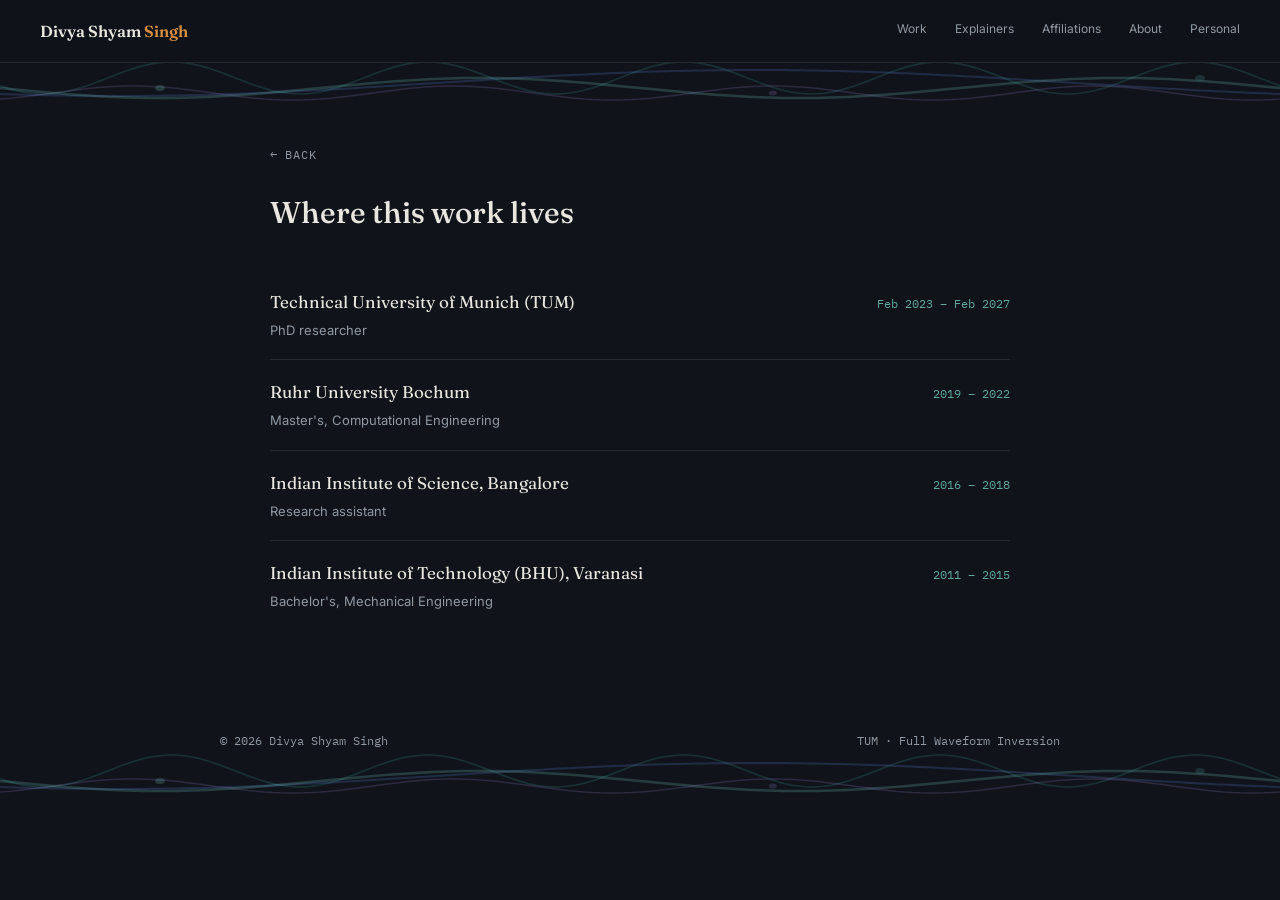
<file: affiliations.html>
<!DOCTYPE html>
<html lang="en">
<head>
<meta charset="UTF-8">
<meta name="viewport" content="width=device-width, initial-scale=1.0">
<title>Affiliations — Divya Shyam Singh</title>
<meta name="description" content="Institutions where Divya Shyam Singh has studied and worked: TUM, Ruhr University Bochum, IISc Bangalore, IIT (BHU) Varanasi.">
<link rel="canonical" href="https://divshysin.github.io/affiliations.html">
<link rel="preconnect" href="https://fonts.googleapis.com">
<link rel="preconnect" href="https://fonts.gstatic.com" crossorigin>
<link href="https://fonts.googleapis.com/css2?family=Fraunces:opsz,wght@9..144,400;9..144,500;9..144,600&family=IBM+Plex+Mono:wght@400;500&family=Inter:wght@400;500&display=swap" rel="stylesheet">
<link rel="stylesheet" href="styles.css?v=20260811c">
<style>
  main{ max-width:820px; }
  section{ padding-top:140px; }
  .back-link{ font-size:12px; color:var(--text-dim); text-decoration:none; }
  .back-link:hover{ color:var(--text); }
  #affiliations .aff-row{
    display:flex; justify-content:space-between; align-items:baseline;
    gap:16px; padding:18px 0; border-bottom:1px solid var(--line);
    flex-wrap:wrap;
  }
  #affiliations .aff-row:last-child{ border-bottom:none; }
  #affiliations .aff-main{ display:flex; flex-direction:column; gap:4px; }
  #affiliations .aff-name{ font-family:'Fraunces', serif; font-size:17px; }
  #affiliations .aff-role{ color:var(--text-dim); font-size:13px; }
  #affiliations .aff-dates{
    color:var(--teal); font-size:12px; white-space:nowrap;
    font-family:'IBM Plex Mono', monospace;
  }
</style>
</head>
<body>
<div class="edge-waves top-waves" aria-hidden="true">
  <svg viewBox="0 0 1600 60" preserveAspectRatio="none">
    <path class="w2" d="M0.0 35.94 L5.0 36.21 L10.0 36.46 L15.0 36.69 L20.0 36.9 L25.0 37.1 L30.0 37.28 L35.0 37.43 L40.0 37.57 L45.0 37.69 L50.0 37.79 L55.0 37.87 L60.0 37.94 L65.0 37.98 L70.0 38.0 L75.0 38.0 L80.0 37.98 L85.0 37.94 L90.0 37.88 L95.0 37.8 L100.0 37.7 L105.0 37.58 L110.0 37.45 L115.0 37.29 L120.0 37.11 L125.0 36.92 L130.0 36.7 L135.0 36.47 L140.0 36.22 L145.0 35.96 L150.0 35.68 L155.0 35.38 L160.0 35.06 L165.0 34.73 L170.0 34.38 L175.0 34.02 L180.0 33.65 L185.0 33.26 L190.0 32.86 L195.0 32.45 L200.0 32.02 L205.0 31.59 L210.0 31.14 L215.0 30.69 L220.0 30.23 L225.0 29.75 L230.0 29.28 L235.0 28.79 L240.0 28.3 L245.0 27.8 L250.0 27.3 L255.0 26.8 L260.0 26.29 L265.0 25.78 L270.0 25.27 L275.0 24.76 L280.0 24.25 L285.0 23.74 L290.0 23.24 L295.0 22.73 L300.0 22.23 L305.0 21.74 L310.0 21.24 L315.0 20.76 L320.0 20.28 L325.0 19.81 L330.0 19.34 L335.0 18.89 L340.0 18.44 L345.0 18.01 L350.0 17.58 L355.0 17.17 L360.0 16.77 L365.0 16.38 L370.0 16.0 L375.0 15.64 L380.0 15.29 L385.0 14.96 L390.0 14.65 L395.0 14.35 L400.0 14.06 L405.0 13.79 L410.0 13.54 L415.0 13.31 L420.0 13.1 L425.0 12.9 L430.0 12.72 L435.0 12.57 L440.0 12.43 L445.0 12.31 L450.0 12.21 L455.0 12.13 L460.0 12.06 L465.0 12.02 L470.0 12.0 L475.0 12.0 L480.0 12.02 L485.0 12.06 L490.0 12.12 L495.0 12.2 L500.0 12.3 L505.0 12.42 L510.0 12.55 L515.0 12.71 L520.0 12.89 L525.0 13.08 L530.0 13.3 L535.0 13.53 L540.0 13.78 L545.0 14.04 L550.0 14.32 L555.0 14.62 L560.0 14.94 L565.0 15.27 L570.0 15.62 L575.0 15.98 L580.0 16.35 L585.0 16.74 L590.0 17.14 L595.0 17.55 L600.0 17.98 L605.0 18.41 L610.0 18.86 L615.0 19.31 L620.0 19.77 L625.0 20.25 L630.0 20.72 L635.0 21.21 L640.0 21.7 L645.0 22.2 L650.0 22.7 L655.0 23.2 L660.0 23.71 L665.0 24.22 L670.0 24.73 L675.0 25.24 L680.0 25.75 L685.0 26.26 L690.0 26.76 L695.0 27.27 L700.0 27.77 L705.0 28.26 L710.0 28.76 L715.0 29.24 L720.0 29.72 L725.0 30.19 L730.0 30.66 L735.0 31.11 L740.0 31.56 L745.0 31.99 L750.0 32.42 L755.0 32.83 L760.0 33.23 L765.0 33.62 L770.0 34.0 L775.0 34.36 L780.0 34.71 L785.0 35.04 L790.0 35.35 L795.0 35.65 L800.0 35.94 L805.0 36.21 L810.0 36.46 L815.0 36.69 L820.0 36.9 L825.0 37.1 L830.0 37.28 L835.0 37.43 L840.0 37.57 L845.0 37.69 L850.0 37.79 L855.0 37.87 L860.0 37.94 L865.0 37.98 L870.0 38.0 L875.0 38.0 L880.0 37.98 L885.0 37.94 L890.0 37.88 L895.0 37.8 L900.0 37.7 L905.0 37.58 L910.0 37.45 L915.0 37.29 L920.0 37.11 L925.0 36.92 L930.0 36.7 L935.0 36.47 L940.0 36.22 L945.0 35.96 L950.0 35.68 L955.0 35.38 L960.0 35.06 L965.0 34.73 L970.0 34.38 L975.0 34.02 L980.0 33.65 L985.0 33.26 L990.0 32.86 L995.0 32.45 L1000.0 32.02 L1005.0 31.59 L1010.0 31.14 L1015.0 30.69 L1020.0 30.23 L1025.0 29.75 L1030.0 29.28 L1035.0 28.79 L1040.0 28.3 L1045.0 27.8 L1050.0 27.3 L1055.0 26.8 L1060.0 26.29 L1065.0 25.78 L1070.0 25.27 L1075.0 24.76 L1080.0 24.25 L1085.0 23.74 L1090.0 23.24 L1095.0 22.73 L1100.0 22.23 L1105.0 21.74 L1110.0 21.24 L1115.0 20.76 L1120.0 20.28 L1125.0 19.81 L1130.0 19.34 L1135.0 18.89 L1140.0 18.44 L1145.0 18.01 L1150.0 17.58 L1155.0 17.17 L1160.0 16.77 L1165.0 16.38 L1170.0 16.0 L1175.0 15.64 L1180.0 15.29 L1185.0 14.96 L1190.0 14.65 L1195.0 14.35 L1200.0 14.06 L1205.0 13.79 L1210.0 13.54 L1215.0 13.31 L1220.0 13.1 L1225.0 12.9 L1230.0 12.72 L1235.0 12.57 L1240.0 12.43 L1245.0 12.31 L1250.0 12.21 L1255.0 12.13 L1260.0 12.06 L1265.0 12.02 L1270.0 12.0 L1275.0 12.0 L1280.0 12.02 L1285.0 12.06 L1290.0 12.12 L1295.0 12.2 L1300.0 12.3 L1305.0 12.42 L1310.0 12.55 L1315.0 12.71 L1320.0 12.89 L1325.0 13.08 L1330.0 13.3 L1335.0 13.53 L1340.0 13.78 L1345.0 14.04 L1350.0 14.32 L1355.0 14.62 L1360.0 14.94 L1365.0 15.27 L1370.0 15.62 L1375.0 15.98 L1380.0 16.35 L1385.0 16.74 L1390.0 17.14 L1395.0 17.55 L1400.0 17.98 L1405.0 18.41 L1410.0 18.86 L1415.0 19.31 L1420.0 19.77 L1425.0 20.25 L1430.0 20.72 L1435.0 21.21 L1440.0 21.7 L1445.0 22.2 L1450.0 22.7 L1455.0 23.2 L1460.0 23.71 L1465.0 24.22 L1470.0 24.73 L1475.0 25.24 L1480.0 25.75 L1485.0 26.26 L1490.0 26.76 L1495.0 27.27 L1500.0 27.77 L1505.0 28.26 L1510.0 28.76 L1515.0 29.24 L1520.0 29.72 L1525.0 30.19 L1530.0 30.66 L1535.0 31.11 L1540.0 31.56 L1545.0 31.99 L1550.0 32.42 L1555.0 32.83 L1560.0 33.23 L1565.0 33.62 L1570.0 34.0 L1575.0 34.36 L1580.0 34.71 L1585.0 35.04 L1590.0 35.35 L1595.0 35.65 L1600.0 35.94"/>
    <path class="w1" d="M0.0 30.0 L5.0 30.78 L10.0 31.56 L15.0 32.33 L20.0 33.09 L25.0 33.83 L30.0 34.54 L35.0 35.22 L40.0 35.88 L45.0 36.49 L50.0 37.07 L55.0 37.6 L60.0 38.09 L65.0 38.53 L70.0 38.91 L75.0 39.24 L80.0 39.51 L85.0 39.72 L90.0 39.88 L95.0 39.97 L100.0 40.0 L105.0 39.97 L110.0 39.88 L115.0 39.72 L120.0 39.51 L125.0 39.24 L130.0 38.91 L135.0 38.53 L140.0 38.09 L145.0 37.6 L150.0 37.07 L155.0 36.49 L160.0 35.88 L165.0 35.22 L170.0 34.54 L175.0 33.83 L180.0 33.09 L185.0 32.33 L190.0 31.56 L195.0 30.78 L200.0 30.0 L205.0 29.22 L210.0 28.44 L215.0 27.67 L220.0 26.91 L225.0 26.17 L230.0 25.46 L235.0 24.78 L240.0 24.12 L245.0 23.51 L250.0 22.93 L255.0 22.4 L260.0 21.91 L265.0 21.47 L270.0 21.09 L275.0 20.76 L280.0 20.49 L285.0 20.28 L290.0 20.12 L295.0 20.03 L300.0 20.0 L305.0 20.03 L310.0 20.12 L315.0 20.28 L320.0 20.49 L325.0 20.76 L330.0 21.09 L335.0 21.47 L340.0 21.91 L345.0 22.4 L350.0 22.93 L355.0 23.51 L360.0 24.12 L365.0 24.78 L370.0 25.46 L375.0 26.17 L380.0 26.91 L385.0 27.67 L390.0 28.44 L395.0 29.22 L400.0 30.0 L405.0 30.78 L410.0 31.56 L415.0 32.33 L420.0 33.09 L425.0 33.83 L430.0 34.54 L435.0 35.22 L440.0 35.88 L445.0 36.49 L450.0 37.07 L455.0 37.6 L460.0 38.09 L465.0 38.53 L470.0 38.91 L475.0 39.24 L480.0 39.51 L485.0 39.72 L490.0 39.88 L495.0 39.97 L500.0 40.0 L505.0 39.97 L510.0 39.88 L515.0 39.72 L520.0 39.51 L525.0 39.24 L530.0 38.91 L535.0 38.53 L540.0 38.09 L545.0 37.6 L550.0 37.07 L555.0 36.49 L560.0 35.88 L565.0 35.22 L570.0 34.54 L575.0 33.83 L580.0 33.09 L585.0 32.33 L590.0 31.56 L595.0 30.78 L600.0 30.0 L605.0 29.22 L610.0 28.44 L615.0 27.67 L620.0 26.91 L625.0 26.17 L630.0 25.46 L635.0 24.78 L640.0 24.12 L645.0 23.51 L650.0 22.93 L655.0 22.4 L660.0 21.91 L665.0 21.47 L670.0 21.09 L675.0 20.76 L680.0 20.49 L685.0 20.28 L690.0 20.12 L695.0 20.03 L700.0 20.0 L705.0 20.03 L710.0 20.12 L715.0 20.28 L720.0 20.49 L725.0 20.76 L730.0 21.09 L735.0 21.47 L740.0 21.91 L745.0 22.4 L750.0 22.93 L755.0 23.51 L760.0 24.12 L765.0 24.78 L770.0 25.46 L775.0 26.17 L780.0 26.91 L785.0 27.67 L790.0 28.44 L795.0 29.22 L800.0 30.0 L805.0 30.78 L810.0 31.56 L815.0 32.33 L820.0 33.09 L825.0 33.83 L830.0 34.54 L835.0 35.22 L840.0 35.88 L845.0 36.49 L850.0 37.07 L855.0 37.6 L860.0 38.09 L865.0 38.53 L870.0 38.91 L875.0 39.24 L880.0 39.51 L885.0 39.72 L890.0 39.88 L895.0 39.97 L900.0 40.0 L905.0 39.97 L910.0 39.88 L915.0 39.72 L920.0 39.51 L925.0 39.24 L930.0 38.91 L935.0 38.53 L940.0 38.09 L945.0 37.6 L950.0 37.07 L955.0 36.49 L960.0 35.88 L965.0 35.22 L970.0 34.54 L975.0 33.83 L980.0 33.09 L985.0 32.33 L990.0 31.56 L995.0 30.78 L1000.0 30.0 L1005.0 29.22 L1010.0 28.44 L1015.0 27.67 L1020.0 26.91 L1025.0 26.17 L1030.0 25.46 L1035.0 24.78 L1040.0 24.12 L1045.0 23.51 L1050.0 22.93 L1055.0 22.4 L1060.0 21.91 L1065.0 21.47 L1070.0 21.09 L1075.0 20.76 L1080.0 20.49 L1085.0 20.28 L1090.0 20.12 L1095.0 20.03 L1100.0 20.0 L1105.0 20.03 L1110.0 20.12 L1115.0 20.28 L1120.0 20.49 L1125.0 20.76 L1130.0 21.09 L1135.0 21.47 L1140.0 21.91 L1145.0 22.4 L1150.0 22.93 L1155.0 23.51 L1160.0 24.12 L1165.0 24.78 L1170.0 25.46 L1175.0 26.17 L1180.0 26.91 L1185.0 27.67 L1190.0 28.44 L1195.0 29.22 L1200.0 30.0 L1205.0 30.78 L1210.0 31.56 L1215.0 32.33 L1220.0 33.09 L1225.0 33.83 L1230.0 34.54 L1235.0 35.22 L1240.0 35.88 L1245.0 36.49 L1250.0 37.07 L1255.0 37.6 L1260.0 38.09 L1265.0 38.53 L1270.0 38.91 L1275.0 39.24 L1280.0 39.51 L1285.0 39.72 L1290.0 39.88 L1295.0 39.97 L1300.0 40.0 L1305.0 39.97 L1310.0 39.88 L1315.0 39.72 L1320.0 39.51 L1325.0 39.24 L1330.0 38.91 L1335.0 38.53 L1340.0 38.09 L1345.0 37.6 L1350.0 37.07 L1355.0 36.49 L1360.0 35.88 L1365.0 35.22 L1370.0 34.54 L1375.0 33.83 L1380.0 33.09 L1385.0 32.33 L1390.0 31.56 L1395.0 30.78 L1400.0 30.0 L1405.0 29.22 L1410.0 28.44 L1415.0 27.67 L1420.0 26.91 L1425.0 26.17 L1430.0 25.46 L1435.0 24.78 L1440.0 24.12 L1445.0 23.51 L1450.0 22.93 L1455.0 22.4 L1460.0 21.91 L1465.0 21.47 L1470.0 21.09 L1475.0 20.76 L1480.0 20.49 L1485.0 20.28 L1490.0 20.12 L1495.0 20.03 L1500.0 20.0 L1505.0 20.03 L1510.0 20.12 L1515.0 20.28 L1520.0 20.49 L1525.0 20.76 L1530.0 21.09 L1535.0 21.47 L1540.0 21.91 L1545.0 22.4 L1550.0 22.93 L1555.0 23.51 L1560.0 24.12 L1565.0 24.78 L1570.0 25.46 L1575.0 26.17 L1580.0 26.91 L1585.0 27.67 L1590.0 28.44 L1595.0 29.22 L1600.0 30.0"/>
    <path class="w4" d="M0.0 27.67 L5.0 30.26 L10.0 32.46 L15.0 34.18 L20.0 35.35 L25.0 35.94 L30.0 35.91 L35.0 35.27 L40.0 34.04 L45.0 32.28 L50.0 30.04 L55.0 27.41 L60.0 24.5 L65.0 21.42 L70.0 18.29 L75.0 15.22 L80.0 12.33 L85.0 9.74 L90.0 7.54 L95.0 5.82 L100.0 4.65 L105.0 4.06 L110.0 4.09 L115.0 4.73 L120.0 5.96 L125.0 7.72 L130.0 9.96 L135.0 12.59 L140.0 15.5 L145.0 18.58 L150.0 21.71 L155.0 24.78 L160.0 27.67 L165.0 30.26 L170.0 32.46 L175.0 34.18 L180.0 35.35 L185.0 35.94 L190.0 35.91 L195.0 35.27 L200.0 34.04 L205.0 32.28 L210.0 30.04 L215.0 27.41 L220.0 24.5 L225.0 21.42 L230.0 18.29 L235.0 15.22 L240.0 12.33 L245.0 9.74 L250.0 7.54 L255.0 5.82 L260.0 4.65 L265.0 4.06 L270.0 4.09 L275.0 4.73 L280.0 5.96 L285.0 7.72 L290.0 9.96 L295.0 12.59 L300.0 15.5 L305.0 18.58 L310.0 21.71 L315.0 24.78 L320.0 27.67 L325.0 30.26 L330.0 32.46 L335.0 34.18 L340.0 35.35 L345.0 35.94 L350.0 35.91 L355.0 35.27 L360.0 34.04 L365.0 32.28 L370.0 30.04 L375.0 27.41 L380.0 24.5 L385.0 21.42 L390.0 18.29 L395.0 15.22 L400.0 12.33 L405.0 9.74 L410.0 7.54 L415.0 5.82 L420.0 4.65 L425.0 4.06 L430.0 4.09 L435.0 4.73 L440.0 5.96 L445.0 7.72 L450.0 9.96 L455.0 12.59 L460.0 15.5 L465.0 18.58 L470.0 21.71 L475.0 24.78 L480.0 27.67 L485.0 30.26 L490.0 32.46 L495.0 34.18 L500.0 35.35 L505.0 35.94 L510.0 35.91 L515.0 35.27 L520.0 34.04 L525.0 32.28 L530.0 30.04 L535.0 27.41 L540.0 24.5 L545.0 21.42 L550.0 18.29 L555.0 15.22 L560.0 12.33 L565.0 9.74 L570.0 7.54 L575.0 5.82 L580.0 4.65 L585.0 4.06 L590.0 4.09 L595.0 4.73 L600.0 5.96 L605.0 7.72 L610.0 9.96 L615.0 12.59 L620.0 15.5 L625.0 18.58 L630.0 21.71 L635.0 24.78 L640.0 27.67 L645.0 30.26 L650.0 32.46 L655.0 34.18 L660.0 35.35 L665.0 35.94 L670.0 35.91 L675.0 35.27 L680.0 34.04 L685.0 32.28 L690.0 30.04 L695.0 27.41 L700.0 24.5 L705.0 21.42 L710.0 18.29 L715.0 15.22 L720.0 12.33 L725.0 9.74 L730.0 7.54 L735.0 5.82 L740.0 4.65 L745.0 4.06 L750.0 4.09 L755.0 4.73 L760.0 5.96 L765.0 7.72 L770.0 9.96 L775.0 12.59 L780.0 15.5 L785.0 18.58 L790.0 21.71 L795.0 24.78 L800.0 27.67 L805.0 30.26 L810.0 32.46 L815.0 34.18 L820.0 35.35 L825.0 35.94 L830.0 35.91 L835.0 35.27 L840.0 34.04 L845.0 32.28 L850.0 30.04 L855.0 27.41 L860.0 24.5 L865.0 21.42 L870.0 18.29 L875.0 15.22 L880.0 12.33 L885.0 9.74 L890.0 7.54 L895.0 5.82 L900.0 4.65 L905.0 4.06 L910.0 4.09 L915.0 4.73 L920.0 5.96 L925.0 7.72 L930.0 9.96 L935.0 12.59 L940.0 15.5 L945.0 18.58 L950.0 21.71 L955.0 24.78 L960.0 27.67 L965.0 30.26 L970.0 32.46 L975.0 34.18 L980.0 35.35 L985.0 35.94 L990.0 35.91 L995.0 35.27 L1000.0 34.04 L1005.0 32.28 L1010.0 30.04 L1015.0 27.41 L1020.0 24.5 L1025.0 21.42 L1030.0 18.29 L1035.0 15.22 L1040.0 12.33 L1045.0 9.74 L1050.0 7.54 L1055.0 5.82 L1060.0 4.65 L1065.0 4.06 L1070.0 4.09 L1075.0 4.73 L1080.0 5.96 L1085.0 7.72 L1090.0 9.96 L1095.0 12.59 L1100.0 15.5 L1105.0 18.58 L1110.0 21.71 L1115.0 24.78 L1120.0 27.67 L1125.0 30.26 L1130.0 32.46 L1135.0 34.18 L1140.0 35.35 L1145.0 35.94 L1150.0 35.91 L1155.0 35.27 L1160.0 34.04 L1165.0 32.28 L1170.0 30.04 L1175.0 27.41 L1180.0 24.5 L1185.0 21.42 L1190.0 18.29 L1195.0 15.22 L1200.0 12.33 L1205.0 9.74 L1210.0 7.54 L1215.0 5.82 L1220.0 4.65 L1225.0 4.06 L1230.0 4.09 L1235.0 4.73 L1240.0 5.96 L1245.0 7.72 L1250.0 9.96 L1255.0 12.59 L1260.0 15.5 L1265.0 18.58 L1270.0 21.71 L1275.0 24.78 L1280.0 27.67 L1285.0 30.26 L1290.0 32.46 L1295.0 34.18 L1300.0 35.35 L1305.0 35.94 L1310.0 35.91 L1315.0 35.27 L1320.0 34.04 L1325.0 32.28 L1330.0 30.04 L1335.0 27.41 L1340.0 24.5 L1345.0 21.42 L1350.0 18.29 L1355.0 15.22 L1360.0 12.33 L1365.0 9.74 L1370.0 7.54 L1375.0 5.82 L1380.0 4.65 L1385.0 4.06 L1390.0 4.09 L1395.0 4.73 L1400.0 5.96 L1405.0 7.72 L1410.0 9.96 L1415.0 12.59 L1420.0 15.5 L1425.0 18.58 L1430.0 21.71 L1435.0 24.78 L1440.0 27.67 L1445.0 30.26 L1450.0 32.46 L1455.0 34.18 L1460.0 35.35 L1465.0 35.94 L1470.0 35.91 L1475.0 35.27 L1480.0 34.04 L1485.0 32.28 L1490.0 30.04 L1495.0 27.41 L1500.0 24.5 L1505.0 21.42 L1510.0 18.29 L1515.0 15.22 L1520.0 12.33 L1525.0 9.74 L1530.0 7.54 L1535.0 5.82 L1540.0 4.65 L1545.0 4.06 L1550.0 4.09 L1555.0 4.73 L1560.0 5.96 L1565.0 7.72 L1570.0 9.96 L1575.0 12.59 L1580.0 15.5 L1585.0 18.58 L1590.0 21.71 L1595.0 24.78 L1600.0 27.67"/>
    <path class="w3" d="M0.0 41.04 L5.0 40.42 L10.0 39.65 L15.0 38.78 L20.0 37.81 L25.0 36.77 L30.0 35.69 L35.0 34.59 L40.0 33.51 L45.0 32.45 L50.0 31.47 L55.0 30.56 L60.0 29.77 L65.0 29.11 L70.0 28.59 L75.0 28.23 L80.0 28.03 L85.0 28.01 L90.0 28.16 L95.0 28.48 L100.0 28.96 L105.0 29.58 L110.0 30.35 L115.0 31.22 L120.0 32.19 L125.0 33.23 L130.0 34.31 L135.0 35.41 L140.0 36.49 L145.0 37.55 L150.0 38.53 L155.0 39.44 L160.0 40.23 L165.0 40.89 L170.0 41.41 L175.0 41.77 L180.0 41.97 L185.0 41.99 L190.0 41.84 L195.0 41.52 L200.0 41.04 L205.0 40.42 L210.0 39.65 L215.0 38.78 L220.0 37.81 L225.0 36.77 L230.0 35.69 L235.0 34.59 L240.0 33.51 L245.0 32.45 L250.0 31.47 L255.0 30.56 L260.0 29.77 L265.0 29.11 L270.0 28.59 L275.0 28.23 L280.0 28.03 L285.0 28.01 L290.0 28.16 L295.0 28.48 L300.0 28.96 L305.0 29.58 L310.0 30.35 L315.0 31.22 L320.0 32.19 L325.0 33.23 L330.0 34.31 L335.0 35.41 L340.0 36.49 L345.0 37.55 L350.0 38.53 L355.0 39.44 L360.0 40.23 L365.0 40.89 L370.0 41.41 L375.0 41.77 L380.0 41.97 L385.0 41.99 L390.0 41.84 L395.0 41.52 L400.0 41.04 L405.0 40.42 L410.0 39.65 L415.0 38.78 L420.0 37.81 L425.0 36.77 L430.0 35.69 L435.0 34.59 L440.0 33.51 L445.0 32.45 L450.0 31.47 L455.0 30.56 L460.0 29.77 L465.0 29.11 L470.0 28.59 L475.0 28.23 L480.0 28.03 L485.0 28.01 L490.0 28.16 L495.0 28.48 L500.0 28.96 L505.0 29.58 L510.0 30.35 L515.0 31.22 L520.0 32.19 L525.0 33.23 L530.0 34.31 L535.0 35.41 L540.0 36.49 L545.0 37.55 L550.0 38.53 L555.0 39.44 L560.0 40.23 L565.0 40.89 L570.0 41.41 L575.0 41.77 L580.0 41.97 L585.0 41.99 L590.0 41.84 L595.0 41.52 L600.0 41.04 L605.0 40.42 L610.0 39.65 L615.0 38.78 L620.0 37.81 L625.0 36.77 L630.0 35.69 L635.0 34.59 L640.0 33.51 L645.0 32.45 L650.0 31.47 L655.0 30.56 L660.0 29.77 L665.0 29.11 L670.0 28.59 L675.0 28.23 L680.0 28.03 L685.0 28.01 L690.0 28.16 L695.0 28.48 L700.0 28.96 L705.0 29.58 L710.0 30.35 L715.0 31.22 L720.0 32.19 L725.0 33.23 L730.0 34.31 L735.0 35.41 L740.0 36.49 L745.0 37.55 L750.0 38.53 L755.0 39.44 L760.0 40.23 L765.0 40.89 L770.0 41.41 L775.0 41.77 L780.0 41.97 L785.0 41.99 L790.0 41.84 L795.0 41.52 L800.0 41.04 L805.0 40.42 L810.0 39.65 L815.0 38.78 L820.0 37.81 L825.0 36.77 L830.0 35.69 L835.0 34.59 L840.0 33.51 L845.0 32.45 L850.0 31.47 L855.0 30.56 L860.0 29.77 L865.0 29.11 L870.0 28.59 L875.0 28.23 L880.0 28.03 L885.0 28.01 L890.0 28.16 L895.0 28.48 L900.0 28.96 L905.0 29.58 L910.0 30.35 L915.0 31.22 L920.0 32.19 L925.0 33.23 L930.0 34.31 L935.0 35.41 L940.0 36.49 L945.0 37.55 L950.0 38.53 L955.0 39.44 L960.0 40.23 L965.0 40.89 L970.0 41.41 L975.0 41.77 L980.0 41.97 L985.0 41.99 L990.0 41.84 L995.0 41.52 L1000.0 41.04 L1005.0 40.42 L1010.0 39.65 L1015.0 38.78 L1020.0 37.81 L1025.0 36.77 L1030.0 35.69 L1035.0 34.59 L1040.0 33.51 L1045.0 32.45 L1050.0 31.47 L1055.0 30.56 L1060.0 29.77 L1065.0 29.11 L1070.0 28.59 L1075.0 28.23 L1080.0 28.03 L1085.0 28.01 L1090.0 28.16 L1095.0 28.48 L1100.0 28.96 L1105.0 29.58 L1110.0 30.35 L1115.0 31.22 L1120.0 32.19 L1125.0 33.23 L1130.0 34.31 L1135.0 35.41 L1140.0 36.49 L1145.0 37.55 L1150.0 38.53 L1155.0 39.44 L1160.0 40.23 L1165.0 40.89 L1170.0 41.41 L1175.0 41.77 L1180.0 41.97 L1185.0 41.99 L1190.0 41.84 L1195.0 41.52 L1200.0 41.04 L1205.0 40.42 L1210.0 39.65 L1215.0 38.78 L1220.0 37.81 L1225.0 36.77 L1230.0 35.69 L1235.0 34.59 L1240.0 33.51 L1245.0 32.45 L1250.0 31.47 L1255.0 30.56 L1260.0 29.77 L1265.0 29.11 L1270.0 28.59 L1275.0 28.23 L1280.0 28.03 L1285.0 28.01 L1290.0 28.16 L1295.0 28.48 L1300.0 28.96 L1305.0 29.58 L1310.0 30.35 L1315.0 31.22 L1320.0 32.19 L1325.0 33.23 L1330.0 34.31 L1335.0 35.41 L1340.0 36.49 L1345.0 37.55 L1350.0 38.53 L1355.0 39.44 L1360.0 40.23 L1365.0 40.89 L1370.0 41.41 L1375.0 41.77 L1380.0 41.97 L1385.0 41.99 L1390.0 41.84 L1395.0 41.52 L1400.0 41.04 L1405.0 40.42 L1410.0 39.65 L1415.0 38.78 L1420.0 37.81 L1425.0 36.77 L1430.0 35.69 L1435.0 34.59 L1440.0 33.51 L1445.0 32.45 L1450.0 31.47 L1455.0 30.56 L1460.0 29.77 L1465.0 29.11 L1470.0 28.59 L1475.0 28.23 L1480.0 28.03 L1485.0 28.01 L1490.0 28.16 L1495.0 28.48 L1500.0 28.96 L1505.0 29.58 L1510.0 30.35 L1515.0 31.22 L1520.0 32.19 L1525.0 33.23 L1530.0 34.31 L1535.0 35.41 L1540.0 36.49 L1545.0 37.55 L1550.0 38.53 L1555.0 39.44 L1560.0 40.23 L1565.0 40.89 L1570.0 41.41 L1575.0 41.77 L1580.0 41.97 L1585.0 41.99 L1590.0 41.84 L1595.0 41.52 L1600.0 41.04"/>
    <circle class="w1" cx="100" cy="30" r="3"/>
    <circle class="w3" cx="483" cy="35" r="2.5"/>
    <circle class="w4" cx="750" cy="20" r="3"/>
    <circle class="w2" cx="1266" cy="25" r="3"/>
  </svg>
</div>
<div class="edge-waves bottom-waves" aria-hidden="true">
  <svg viewBox="0 0 1600 60" preserveAspectRatio="none">
    <path class="w2" d="M0.0 35.94 L5.0 36.21 L10.0 36.46 L15.0 36.69 L20.0 36.9 L25.0 37.1 L30.0 37.28 L35.0 37.43 L40.0 37.57 L45.0 37.69 L50.0 37.79 L55.0 37.87 L60.0 37.94 L65.0 37.98 L70.0 38.0 L75.0 38.0 L80.0 37.98 L85.0 37.94 L90.0 37.88 L95.0 37.8 L100.0 37.7 L105.0 37.58 L110.0 37.45 L115.0 37.29 L120.0 37.11 L125.0 36.92 L130.0 36.7 L135.0 36.47 L140.0 36.22 L145.0 35.96 L150.0 35.68 L155.0 35.38 L160.0 35.06 L165.0 34.73 L170.0 34.38 L175.0 34.02 L180.0 33.65 L185.0 33.26 L190.0 32.86 L195.0 32.45 L200.0 32.02 L205.0 31.59 L210.0 31.14 L215.0 30.69 L220.0 30.23 L225.0 29.75 L230.0 29.28 L235.0 28.79 L240.0 28.3 L245.0 27.8 L250.0 27.3 L255.0 26.8 L260.0 26.29 L265.0 25.78 L270.0 25.27 L275.0 24.76 L280.0 24.25 L285.0 23.74 L290.0 23.24 L295.0 22.73 L300.0 22.23 L305.0 21.74 L310.0 21.24 L315.0 20.76 L320.0 20.28 L325.0 19.81 L330.0 19.34 L335.0 18.89 L340.0 18.44 L345.0 18.01 L350.0 17.58 L355.0 17.17 L360.0 16.77 L365.0 16.38 L370.0 16.0 L375.0 15.64 L380.0 15.29 L385.0 14.96 L390.0 14.65 L395.0 14.35 L400.0 14.06 L405.0 13.79 L410.0 13.54 L415.0 13.31 L420.0 13.1 L425.0 12.9 L430.0 12.72 L435.0 12.57 L440.0 12.43 L445.0 12.31 L450.0 12.21 L455.0 12.13 L460.0 12.06 L465.0 12.02 L470.0 12.0 L475.0 12.0 L480.0 12.02 L485.0 12.06 L490.0 12.12 L495.0 12.2 L500.0 12.3 L505.0 12.42 L510.0 12.55 L515.0 12.71 L520.0 12.89 L525.0 13.08 L530.0 13.3 L535.0 13.53 L540.0 13.78 L545.0 14.04 L550.0 14.32 L555.0 14.62 L560.0 14.94 L565.0 15.27 L570.0 15.62 L575.0 15.98 L580.0 16.35 L585.0 16.74 L590.0 17.14 L595.0 17.55 L600.0 17.98 L605.0 18.41 L610.0 18.86 L615.0 19.31 L620.0 19.77 L625.0 20.25 L630.0 20.72 L635.0 21.21 L640.0 21.7 L645.0 22.2 L650.0 22.7 L655.0 23.2 L660.0 23.71 L665.0 24.22 L670.0 24.73 L675.0 25.24 L680.0 25.75 L685.0 26.26 L690.0 26.76 L695.0 27.27 L700.0 27.77 L705.0 28.26 L710.0 28.76 L715.0 29.24 L720.0 29.72 L725.0 30.19 L730.0 30.66 L735.0 31.11 L740.0 31.56 L745.0 31.99 L750.0 32.42 L755.0 32.83 L760.0 33.23 L765.0 33.62 L770.0 34.0 L775.0 34.36 L780.0 34.71 L785.0 35.04 L790.0 35.35 L795.0 35.65 L800.0 35.94 L805.0 36.21 L810.0 36.46 L815.0 36.69 L820.0 36.9 L825.0 37.1 L830.0 37.28 L835.0 37.43 L840.0 37.57 L845.0 37.69 L850.0 37.79 L855.0 37.87 L860.0 37.94 L865.0 37.98 L870.0 38.0 L875.0 38.0 L880.0 37.98 L885.0 37.94 L890.0 37.88 L895.0 37.8 L900.0 37.7 L905.0 37.58 L910.0 37.45 L915.0 37.29 L920.0 37.11 L925.0 36.92 L930.0 36.7 L935.0 36.47 L940.0 36.22 L945.0 35.96 L950.0 35.68 L955.0 35.38 L960.0 35.06 L965.0 34.73 L970.0 34.38 L975.0 34.02 L980.0 33.65 L985.0 33.26 L990.0 32.86 L995.0 32.45 L1000.0 32.02 L1005.0 31.59 L1010.0 31.14 L1015.0 30.69 L1020.0 30.23 L1025.0 29.75 L1030.0 29.28 L1035.0 28.79 L1040.0 28.3 L1045.0 27.8 L1050.0 27.3 L1055.0 26.8 L1060.0 26.29 L1065.0 25.78 L1070.0 25.27 L1075.0 24.76 L1080.0 24.25 L1085.0 23.74 L1090.0 23.24 L1095.0 22.73 L1100.0 22.23 L1105.0 21.74 L1110.0 21.24 L1115.0 20.76 L1120.0 20.28 L1125.0 19.81 L1130.0 19.34 L1135.0 18.89 L1140.0 18.44 L1145.0 18.01 L1150.0 17.58 L1155.0 17.17 L1160.0 16.77 L1165.0 16.38 L1170.0 16.0 L1175.0 15.64 L1180.0 15.29 L1185.0 14.96 L1190.0 14.65 L1195.0 14.35 L1200.0 14.06 L1205.0 13.79 L1210.0 13.54 L1215.0 13.31 L1220.0 13.1 L1225.0 12.9 L1230.0 12.72 L1235.0 12.57 L1240.0 12.43 L1245.0 12.31 L1250.0 12.21 L1255.0 12.13 L1260.0 12.06 L1265.0 12.02 L1270.0 12.0 L1275.0 12.0 L1280.0 12.02 L1285.0 12.06 L1290.0 12.12 L1295.0 12.2 L1300.0 12.3 L1305.0 12.42 L1310.0 12.55 L1315.0 12.71 L1320.0 12.89 L1325.0 13.08 L1330.0 13.3 L1335.0 13.53 L1340.0 13.78 L1345.0 14.04 L1350.0 14.32 L1355.0 14.62 L1360.0 14.94 L1365.0 15.27 L1370.0 15.62 L1375.0 15.98 L1380.0 16.35 L1385.0 16.74 L1390.0 17.14 L1395.0 17.55 L1400.0 17.98 L1405.0 18.41 L1410.0 18.86 L1415.0 19.31 L1420.0 19.77 L1425.0 20.25 L1430.0 20.72 L1435.0 21.21 L1440.0 21.7 L1445.0 22.2 L1450.0 22.7 L1455.0 23.2 L1460.0 23.71 L1465.0 24.22 L1470.0 24.73 L1475.0 25.24 L1480.0 25.75 L1485.0 26.26 L1490.0 26.76 L1495.0 27.27 L1500.0 27.77 L1505.0 28.26 L1510.0 28.76 L1515.0 29.24 L1520.0 29.72 L1525.0 30.19 L1530.0 30.66 L1535.0 31.11 L1540.0 31.56 L1545.0 31.99 L1550.0 32.42 L1555.0 32.83 L1560.0 33.23 L1565.0 33.62 L1570.0 34.0 L1575.0 34.36 L1580.0 34.71 L1585.0 35.04 L1590.0 35.35 L1595.0 35.65 L1600.0 35.94"/>
    <path class="w1" d="M0.0 30.0 L5.0 30.78 L10.0 31.56 L15.0 32.33 L20.0 33.09 L25.0 33.83 L30.0 34.54 L35.0 35.22 L40.0 35.88 L45.0 36.49 L50.0 37.07 L55.0 37.6 L60.0 38.09 L65.0 38.53 L70.0 38.91 L75.0 39.24 L80.0 39.51 L85.0 39.72 L90.0 39.88 L95.0 39.97 L100.0 40.0 L105.0 39.97 L110.0 39.88 L115.0 39.72 L120.0 39.51 L125.0 39.24 L130.0 38.91 L135.0 38.53 L140.0 38.09 L145.0 37.6 L150.0 37.07 L155.0 36.49 L160.0 35.88 L165.0 35.22 L170.0 34.54 L175.0 33.83 L180.0 33.09 L185.0 32.33 L190.0 31.56 L195.0 30.78 L200.0 30.0 L205.0 29.22 L210.0 28.44 L215.0 27.67 L220.0 26.91 L225.0 26.17 L230.0 25.46 L235.0 24.78 L240.0 24.12 L245.0 23.51 L250.0 22.93 L255.0 22.4 L260.0 21.91 L265.0 21.47 L270.0 21.09 L275.0 20.76 L280.0 20.49 L285.0 20.28 L290.0 20.12 L295.0 20.03 L300.0 20.0 L305.0 20.03 L310.0 20.12 L315.0 20.28 L320.0 20.49 L325.0 20.76 L330.0 21.09 L335.0 21.47 L340.0 21.91 L345.0 22.4 L350.0 22.93 L355.0 23.51 L360.0 24.12 L365.0 24.78 L370.0 25.46 L375.0 26.17 L380.0 26.91 L385.0 27.67 L390.0 28.44 L395.0 29.22 L400.0 30.0 L405.0 30.78 L410.0 31.56 L415.0 32.33 L420.0 33.09 L425.0 33.83 L430.0 34.54 L435.0 35.22 L440.0 35.88 L445.0 36.49 L450.0 37.07 L455.0 37.6 L460.0 38.09 L465.0 38.53 L470.0 38.91 L475.0 39.24 L480.0 39.51 L485.0 39.72 L490.0 39.88 L495.0 39.97 L500.0 40.0 L505.0 39.97 L510.0 39.88 L515.0 39.72 L520.0 39.51 L525.0 39.24 L530.0 38.91 L535.0 38.53 L540.0 38.09 L545.0 37.6 L550.0 37.07 L555.0 36.49 L560.0 35.88 L565.0 35.22 L570.0 34.54 L575.0 33.83 L580.0 33.09 L585.0 32.33 L590.0 31.56 L595.0 30.78 L600.0 30.0 L605.0 29.22 L610.0 28.44 L615.0 27.67 L620.0 26.91 L625.0 26.17 L630.0 25.46 L635.0 24.78 L640.0 24.12 L645.0 23.51 L650.0 22.93 L655.0 22.4 L660.0 21.91 L665.0 21.47 L670.0 21.09 L675.0 20.76 L680.0 20.49 L685.0 20.28 L690.0 20.12 L695.0 20.03 L700.0 20.0 L705.0 20.03 L710.0 20.12 L715.0 20.28 L720.0 20.49 L725.0 20.76 L730.0 21.09 L735.0 21.47 L740.0 21.91 L745.0 22.4 L750.0 22.93 L755.0 23.51 L760.0 24.12 L765.0 24.78 L770.0 25.46 L775.0 26.17 L780.0 26.91 L785.0 27.67 L790.0 28.44 L795.0 29.22 L800.0 30.0 L805.0 30.78 L810.0 31.56 L815.0 32.33 L820.0 33.09 L825.0 33.83 L830.0 34.54 L835.0 35.22 L840.0 35.88 L845.0 36.49 L850.0 37.07 L855.0 37.6 L860.0 38.09 L865.0 38.53 L870.0 38.91 L875.0 39.24 L880.0 39.51 L885.0 39.72 L890.0 39.88 L895.0 39.97 L900.0 40.0 L905.0 39.97 L910.0 39.88 L915.0 39.72 L920.0 39.51 L925.0 39.24 L930.0 38.91 L935.0 38.53 L940.0 38.09 L945.0 37.6 L950.0 37.07 L955.0 36.49 L960.0 35.88 L965.0 35.22 L970.0 34.54 L975.0 33.83 L980.0 33.09 L985.0 32.33 L990.0 31.56 L995.0 30.78 L1000.0 30.0 L1005.0 29.22 L1010.0 28.44 L1015.0 27.67 L1020.0 26.91 L1025.0 26.17 L1030.0 25.46 L1035.0 24.78 L1040.0 24.12 L1045.0 23.51 L1050.0 22.93 L1055.0 22.4 L1060.0 21.91 L1065.0 21.47 L1070.0 21.09 L1075.0 20.76 L1080.0 20.49 L1085.0 20.28 L1090.0 20.12 L1095.0 20.03 L1100.0 20.0 L1105.0 20.03 L1110.0 20.12 L1115.0 20.28 L1120.0 20.49 L1125.0 20.76 L1130.0 21.09 L1135.0 21.47 L1140.0 21.91 L1145.0 22.4 L1150.0 22.93 L1155.0 23.51 L1160.0 24.12 L1165.0 24.78 L1170.0 25.46 L1175.0 26.17 L1180.0 26.91 L1185.0 27.67 L1190.0 28.44 L1195.0 29.22 L1200.0 30.0 L1205.0 30.78 L1210.0 31.56 L1215.0 32.33 L1220.0 33.09 L1225.0 33.83 L1230.0 34.54 L1235.0 35.22 L1240.0 35.88 L1245.0 36.49 L1250.0 37.07 L1255.0 37.6 L1260.0 38.09 L1265.0 38.53 L1270.0 38.91 L1275.0 39.24 L1280.0 39.51 L1285.0 39.72 L1290.0 39.88 L1295.0 39.97 L1300.0 40.0 L1305.0 39.97 L1310.0 39.88 L1315.0 39.72 L1320.0 39.51 L1325.0 39.24 L1330.0 38.91 L1335.0 38.53 L1340.0 38.09 L1345.0 37.6 L1350.0 37.07 L1355.0 36.49 L1360.0 35.88 L1365.0 35.22 L1370.0 34.54 L1375.0 33.83 L1380.0 33.09 L1385.0 32.33 L1390.0 31.56 L1395.0 30.78 L1400.0 30.0 L1405.0 29.22 L1410.0 28.44 L1415.0 27.67 L1420.0 26.91 L1425.0 26.17 L1430.0 25.46 L1435.0 24.78 L1440.0 24.12 L1445.0 23.51 L1450.0 22.93 L1455.0 22.4 L1460.0 21.91 L1465.0 21.47 L1470.0 21.09 L1475.0 20.76 L1480.0 20.49 L1485.0 20.28 L1490.0 20.12 L1495.0 20.03 L1500.0 20.0 L1505.0 20.03 L1510.0 20.12 L1515.0 20.28 L1520.0 20.49 L1525.0 20.76 L1530.0 21.09 L1535.0 21.47 L1540.0 21.91 L1545.0 22.4 L1550.0 22.93 L1555.0 23.51 L1560.0 24.12 L1565.0 24.78 L1570.0 25.46 L1575.0 26.17 L1580.0 26.91 L1585.0 27.67 L1590.0 28.44 L1595.0 29.22 L1600.0 30.0"/>
    <path class="w4" d="M0.0 27.67 L5.0 30.26 L10.0 32.46 L15.0 34.18 L20.0 35.35 L25.0 35.94 L30.0 35.91 L35.0 35.27 L40.0 34.04 L45.0 32.28 L50.0 30.04 L55.0 27.41 L60.0 24.5 L65.0 21.42 L70.0 18.29 L75.0 15.22 L80.0 12.33 L85.0 9.74 L90.0 7.54 L95.0 5.82 L100.0 4.65 L105.0 4.06 L110.0 4.09 L115.0 4.73 L120.0 5.96 L125.0 7.72 L130.0 9.96 L135.0 12.59 L140.0 15.5 L145.0 18.58 L150.0 21.71 L155.0 24.78 L160.0 27.67 L165.0 30.26 L170.0 32.46 L175.0 34.18 L180.0 35.35 L185.0 35.94 L190.0 35.91 L195.0 35.27 L200.0 34.04 L205.0 32.28 L210.0 30.04 L215.0 27.41 L220.0 24.5 L225.0 21.42 L230.0 18.29 L235.0 15.22 L240.0 12.33 L245.0 9.74 L250.0 7.54 L255.0 5.82 L260.0 4.65 L265.0 4.06 L270.0 4.09 L275.0 4.73 L280.0 5.96 L285.0 7.72 L290.0 9.96 L295.0 12.59 L300.0 15.5 L305.0 18.58 L310.0 21.71 L315.0 24.78 L320.0 27.67 L325.0 30.26 L330.0 32.46 L335.0 34.18 L340.0 35.35 L345.0 35.94 L350.0 35.91 L355.0 35.27 L360.0 34.04 L365.0 32.28 L370.0 30.04 L375.0 27.41 L380.0 24.5 L385.0 21.42 L390.0 18.29 L395.0 15.22 L400.0 12.33 L405.0 9.74 L410.0 7.54 L415.0 5.82 L420.0 4.65 L425.0 4.06 L430.0 4.09 L435.0 4.73 L440.0 5.96 L445.0 7.72 L450.0 9.96 L455.0 12.59 L460.0 15.5 L465.0 18.58 L470.0 21.71 L475.0 24.78 L480.0 27.67 L485.0 30.26 L490.0 32.46 L495.0 34.18 L500.0 35.35 L505.0 35.94 L510.0 35.91 L515.0 35.27 L520.0 34.04 L525.0 32.28 L530.0 30.04 L535.0 27.41 L540.0 24.5 L545.0 21.42 L550.0 18.29 L555.0 15.22 L560.0 12.33 L565.0 9.74 L570.0 7.54 L575.0 5.82 L580.0 4.65 L585.0 4.06 L590.0 4.09 L595.0 4.73 L600.0 5.96 L605.0 7.72 L610.0 9.96 L615.0 12.59 L620.0 15.5 L625.0 18.58 L630.0 21.71 L635.0 24.78 L640.0 27.67 L645.0 30.26 L650.0 32.46 L655.0 34.18 L660.0 35.35 L665.0 35.94 L670.0 35.91 L675.0 35.27 L680.0 34.04 L685.0 32.28 L690.0 30.04 L695.0 27.41 L700.0 24.5 L705.0 21.42 L710.0 18.29 L715.0 15.22 L720.0 12.33 L725.0 9.74 L730.0 7.54 L735.0 5.82 L740.0 4.65 L745.0 4.06 L750.0 4.09 L755.0 4.73 L760.0 5.96 L765.0 7.72 L770.0 9.96 L775.0 12.59 L780.0 15.5 L785.0 18.58 L790.0 21.71 L795.0 24.78 L800.0 27.67 L805.0 30.26 L810.0 32.46 L815.0 34.18 L820.0 35.35 L825.0 35.94 L830.0 35.91 L835.0 35.27 L840.0 34.04 L845.0 32.28 L850.0 30.04 L855.0 27.41 L860.0 24.5 L865.0 21.42 L870.0 18.29 L875.0 15.22 L880.0 12.33 L885.0 9.74 L890.0 7.54 L895.0 5.82 L900.0 4.65 L905.0 4.06 L910.0 4.09 L915.0 4.73 L920.0 5.96 L925.0 7.72 L930.0 9.96 L935.0 12.59 L940.0 15.5 L945.0 18.58 L950.0 21.71 L955.0 24.78 L960.0 27.67 L965.0 30.26 L970.0 32.46 L975.0 34.18 L980.0 35.35 L985.0 35.94 L990.0 35.91 L995.0 35.27 L1000.0 34.04 L1005.0 32.28 L1010.0 30.04 L1015.0 27.41 L1020.0 24.5 L1025.0 21.42 L1030.0 18.29 L1035.0 15.22 L1040.0 12.33 L1045.0 9.74 L1050.0 7.54 L1055.0 5.82 L1060.0 4.65 L1065.0 4.06 L1070.0 4.09 L1075.0 4.73 L1080.0 5.96 L1085.0 7.72 L1090.0 9.96 L1095.0 12.59 L1100.0 15.5 L1105.0 18.58 L1110.0 21.71 L1115.0 24.78 L1120.0 27.67 L1125.0 30.26 L1130.0 32.46 L1135.0 34.18 L1140.0 35.35 L1145.0 35.94 L1150.0 35.91 L1155.0 35.27 L1160.0 34.04 L1165.0 32.28 L1170.0 30.04 L1175.0 27.41 L1180.0 24.5 L1185.0 21.42 L1190.0 18.29 L1195.0 15.22 L1200.0 12.33 L1205.0 9.74 L1210.0 7.54 L1215.0 5.82 L1220.0 4.65 L1225.0 4.06 L1230.0 4.09 L1235.0 4.73 L1240.0 5.96 L1245.0 7.72 L1250.0 9.96 L1255.0 12.59 L1260.0 15.5 L1265.0 18.58 L1270.0 21.71 L1275.0 24.78 L1280.0 27.67 L1285.0 30.26 L1290.0 32.46 L1295.0 34.18 L1300.0 35.35 L1305.0 35.94 L1310.0 35.91 L1315.0 35.27 L1320.0 34.04 L1325.0 32.28 L1330.0 30.04 L1335.0 27.41 L1340.0 24.5 L1345.0 21.42 L1350.0 18.29 L1355.0 15.22 L1360.0 12.33 L1365.0 9.74 L1370.0 7.54 L1375.0 5.82 L1380.0 4.65 L1385.0 4.06 L1390.0 4.09 L1395.0 4.73 L1400.0 5.96 L1405.0 7.72 L1410.0 9.96 L1415.0 12.59 L1420.0 15.5 L1425.0 18.58 L1430.0 21.71 L1435.0 24.78 L1440.0 27.67 L1445.0 30.26 L1450.0 32.46 L1455.0 34.18 L1460.0 35.35 L1465.0 35.94 L1470.0 35.91 L1475.0 35.27 L1480.0 34.04 L1485.0 32.28 L1490.0 30.04 L1495.0 27.41 L1500.0 24.5 L1505.0 21.42 L1510.0 18.29 L1515.0 15.22 L1520.0 12.33 L1525.0 9.74 L1530.0 7.54 L1535.0 5.82 L1540.0 4.65 L1545.0 4.06 L1550.0 4.09 L1555.0 4.73 L1560.0 5.96 L1565.0 7.72 L1570.0 9.96 L1575.0 12.59 L1580.0 15.5 L1585.0 18.58 L1590.0 21.71 L1595.0 24.78 L1600.0 27.67"/>
    <path class="w3" d="M0.0 41.04 L5.0 40.42 L10.0 39.65 L15.0 38.78 L20.0 37.81 L25.0 36.77 L30.0 35.69 L35.0 34.59 L40.0 33.51 L45.0 32.45 L50.0 31.47 L55.0 30.56 L60.0 29.77 L65.0 29.11 L70.0 28.59 L75.0 28.23 L80.0 28.03 L85.0 28.01 L90.0 28.16 L95.0 28.48 L100.0 28.96 L105.0 29.58 L110.0 30.35 L115.0 31.22 L120.0 32.19 L125.0 33.23 L130.0 34.31 L135.0 35.41 L140.0 36.49 L145.0 37.55 L150.0 38.53 L155.0 39.44 L160.0 40.23 L165.0 40.89 L170.0 41.41 L175.0 41.77 L180.0 41.97 L185.0 41.99 L190.0 41.84 L195.0 41.52 L200.0 41.04 L205.0 40.42 L210.0 39.65 L215.0 38.78 L220.0 37.81 L225.0 36.77 L230.0 35.69 L235.0 34.59 L240.0 33.51 L245.0 32.45 L250.0 31.47 L255.0 30.56 L260.0 29.77 L265.0 29.11 L270.0 28.59 L275.0 28.23 L280.0 28.03 L285.0 28.01 L290.0 28.16 L295.0 28.48 L300.0 28.96 L305.0 29.58 L310.0 30.35 L315.0 31.22 L320.0 32.19 L325.0 33.23 L330.0 34.31 L335.0 35.41 L340.0 36.49 L345.0 37.55 L350.0 38.53 L355.0 39.44 L360.0 40.23 L365.0 40.89 L370.0 41.41 L375.0 41.77 L380.0 41.97 L385.0 41.99 L390.0 41.84 L395.0 41.52 L400.0 41.04 L405.0 40.42 L410.0 39.65 L415.0 38.78 L420.0 37.81 L425.0 36.77 L430.0 35.69 L435.0 34.59 L440.0 33.51 L445.0 32.45 L450.0 31.47 L455.0 30.56 L460.0 29.77 L465.0 29.11 L470.0 28.59 L475.0 28.23 L480.0 28.03 L485.0 28.01 L490.0 28.16 L495.0 28.48 L500.0 28.96 L505.0 29.58 L510.0 30.35 L515.0 31.22 L520.0 32.19 L525.0 33.23 L530.0 34.31 L535.0 35.41 L540.0 36.49 L545.0 37.55 L550.0 38.53 L555.0 39.44 L560.0 40.23 L565.0 40.89 L570.0 41.41 L575.0 41.77 L580.0 41.97 L585.0 41.99 L590.0 41.84 L595.0 41.52 L600.0 41.04 L605.0 40.42 L610.0 39.65 L615.0 38.78 L620.0 37.81 L625.0 36.77 L630.0 35.69 L635.0 34.59 L640.0 33.51 L645.0 32.45 L650.0 31.47 L655.0 30.56 L660.0 29.77 L665.0 29.11 L670.0 28.59 L675.0 28.23 L680.0 28.03 L685.0 28.01 L690.0 28.16 L695.0 28.48 L700.0 28.96 L705.0 29.58 L710.0 30.35 L715.0 31.22 L720.0 32.19 L725.0 33.23 L730.0 34.31 L735.0 35.41 L740.0 36.49 L745.0 37.55 L750.0 38.53 L755.0 39.44 L760.0 40.23 L765.0 40.89 L770.0 41.41 L775.0 41.77 L780.0 41.97 L785.0 41.99 L790.0 41.84 L795.0 41.52 L800.0 41.04 L805.0 40.42 L810.0 39.65 L815.0 38.78 L820.0 37.81 L825.0 36.77 L830.0 35.69 L835.0 34.59 L840.0 33.51 L845.0 32.45 L850.0 31.47 L855.0 30.56 L860.0 29.77 L865.0 29.11 L870.0 28.59 L875.0 28.23 L880.0 28.03 L885.0 28.01 L890.0 28.16 L895.0 28.48 L900.0 28.96 L905.0 29.58 L910.0 30.35 L915.0 31.22 L920.0 32.19 L925.0 33.23 L930.0 34.31 L935.0 35.41 L940.0 36.49 L945.0 37.55 L950.0 38.53 L955.0 39.44 L960.0 40.23 L965.0 40.89 L970.0 41.41 L975.0 41.77 L980.0 41.97 L985.0 41.99 L990.0 41.84 L995.0 41.52 L1000.0 41.04 L1005.0 40.42 L1010.0 39.65 L1015.0 38.78 L1020.0 37.81 L1025.0 36.77 L1030.0 35.69 L1035.0 34.59 L1040.0 33.51 L1045.0 32.45 L1050.0 31.47 L1055.0 30.56 L1060.0 29.77 L1065.0 29.11 L1070.0 28.59 L1075.0 28.23 L1080.0 28.03 L1085.0 28.01 L1090.0 28.16 L1095.0 28.48 L1100.0 28.96 L1105.0 29.58 L1110.0 30.35 L1115.0 31.22 L1120.0 32.19 L1125.0 33.23 L1130.0 34.31 L1135.0 35.41 L1140.0 36.49 L1145.0 37.55 L1150.0 38.53 L1155.0 39.44 L1160.0 40.23 L1165.0 40.89 L1170.0 41.41 L1175.0 41.77 L1180.0 41.97 L1185.0 41.99 L1190.0 41.84 L1195.0 41.52 L1200.0 41.04 L1205.0 40.42 L1210.0 39.65 L1215.0 38.78 L1220.0 37.81 L1225.0 36.77 L1230.0 35.69 L1235.0 34.59 L1240.0 33.51 L1245.0 32.45 L1250.0 31.47 L1255.0 30.56 L1260.0 29.77 L1265.0 29.11 L1270.0 28.59 L1275.0 28.23 L1280.0 28.03 L1285.0 28.01 L1290.0 28.16 L1295.0 28.48 L1300.0 28.96 L1305.0 29.58 L1310.0 30.35 L1315.0 31.22 L1320.0 32.19 L1325.0 33.23 L1330.0 34.31 L1335.0 35.41 L1340.0 36.49 L1345.0 37.55 L1350.0 38.53 L1355.0 39.44 L1360.0 40.23 L1365.0 40.89 L1370.0 41.41 L1375.0 41.77 L1380.0 41.97 L1385.0 41.99 L1390.0 41.84 L1395.0 41.52 L1400.0 41.04 L1405.0 40.42 L1410.0 39.65 L1415.0 38.78 L1420.0 37.81 L1425.0 36.77 L1430.0 35.69 L1435.0 34.59 L1440.0 33.51 L1445.0 32.45 L1450.0 31.47 L1455.0 30.56 L1460.0 29.77 L1465.0 29.11 L1470.0 28.59 L1475.0 28.23 L1480.0 28.03 L1485.0 28.01 L1490.0 28.16 L1495.0 28.48 L1500.0 28.96 L1505.0 29.58 L1510.0 30.35 L1515.0 31.22 L1520.0 32.19 L1525.0 33.23 L1530.0 34.31 L1535.0 35.41 L1540.0 36.49 L1545.0 37.55 L1550.0 38.53 L1555.0 39.44 L1560.0 40.23 L1565.0 40.89 L1570.0 41.41 L1575.0 41.77 L1580.0 41.97 L1585.0 41.99 L1590.0 41.84 L1595.0 41.52 L1600.0 41.04"/>
    <circle class="w1" cx="100" cy="30" r="3"/>
    <circle class="w3" cx="483" cy="35" r="2.5"/>
    <circle class="w4" cx="750" cy="20" r="3"/>
    <circle class="w2" cx="1266" cy="25" r="3"/>
  </svg>
</div>

<header>
  <a href="index.html" class="mark">Divya Shyam <span>Singh</span></a>
  <button class="nav-toggle mono" id="navToggle" aria-label="Toggle menu">Menu</button>
  <nav id="navMenu">
    <a href="index.html#hero">Work</a>
    <a href="explainers.html">Explainers</a>
    <a href="affiliations.html">Affiliations</a>
    <a href="about.html">About</a>
    <a href="personal.html">Personal</a>
  </nav>
</header>

<main>
  <section id="affiliations">
    <a class="back-link mono" href="index.html#hero">← Back</a>
    <h2 style="margin-top:22px;">Where this work lives</h2>
    <div class="aff-row">
      <div class="aff-main">
        <span class="aff-name">Technical University of Munich (TUM)</span>
        <span class="aff-role">PhD researcher</span>
      </div>
      <span class="aff-dates">Feb 2023 – Feb 2027</span>
    </div>
    <div class="aff-row">
      <div class="aff-main">
        <span class="aff-name">Ruhr University Bochum</span>
        <span class="aff-role">Master's, Computational Engineering</span>
      </div>
      <span class="aff-dates">2019 – 2022</span>
    </div>
    <div class="aff-row">
      <div class="aff-main">
        <span class="aff-name">Indian Institute of Science, Bangalore</span>
        <span class="aff-role">Research assistant</span>
      </div>
      <span class="aff-dates">2016 – 2018</span>
    </div>
    <div class="aff-row">
      <div class="aff-main">
        <span class="aff-name">Indian Institute of Technology (BHU), Varanasi</span>
        <span class="aff-role">Bachelor's, Mechanical Engineering</span>
      </div>
      <span class="aff-dates">2011 – 2015</span>
    </div>
  </section>
</main>

<footer>
  <span>© 2026 Divya Shyam Singh</span>
  <span>TUM · Full Waveform Inversion</span>
</footer>

<script>
  const toggle = document.getElementById('navToggle');
  const menu = document.getElementById('navMenu');
  toggle.addEventListener('click', () => menu.classList.toggle('open'));
  document.querySelectorAll('nav a').forEach(a => a.addEventListener('click', () => menu.classList.remove('open')));
</script>

</body>
</html>
</file>
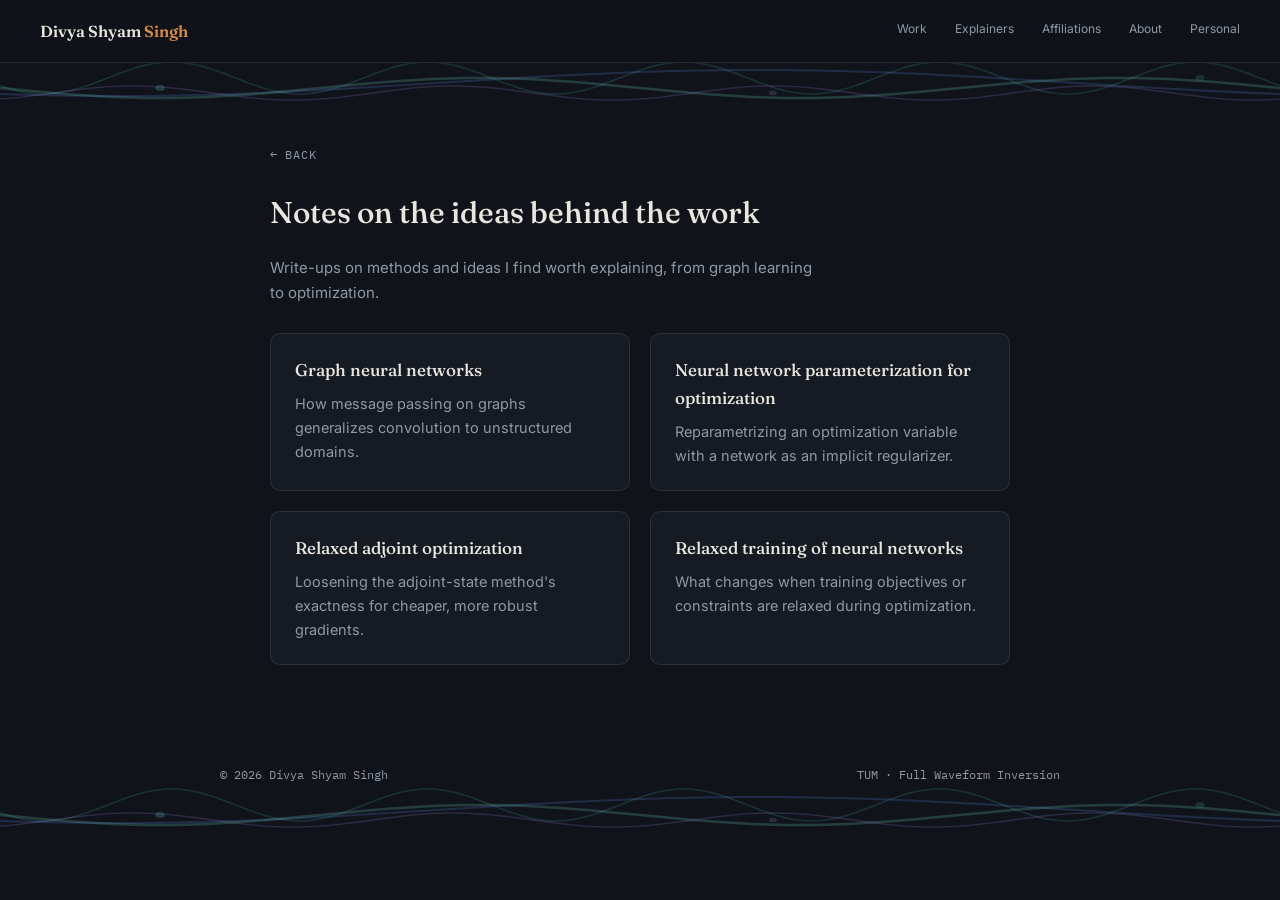
<file: explainers.html>
<!DOCTYPE html>
<html lang="en">
<head>
<meta charset="UTF-8">
<meta name="viewport" content="width=device-width, initial-scale=1.0">
<title>Explainers — Divya Shyam Singh</title>
<meta name="description" content="Write-ups on methods and ideas from Divya Shyam Singh, from graph learning to optimization.">
<link rel="canonical" href="https://divshysin.github.io/explainers.html">
<link rel="preconnect" href="https://fonts.googleapis.com">
<link rel="preconnect" href="https://fonts.gstatic.com" crossorigin>
<link href="https://fonts.googleapis.com/css2?family=Fraunces:opsz,wght@9..144,400;9..144,500;9..144,600&family=IBM+Plex+Mono:wght@400;500&family=Inter:wght@400;500&display=swap" rel="stylesheet">
<link rel="stylesheet" href="styles.css?v=20260811c">
<style>
  main{ max-width:820px; }
  section{ padding-top:140px; }
  .back-link{ font-size:12px; color:var(--text-dim); text-decoration:none; }
  .back-link:hover{ color:var(--text); }
  .lede-strip{ color:var(--text-dim); font-size:15px; max-width:62ch; margin:-14px 0 28px; }
  .explainer-grid{ display:grid; grid-template-columns:repeat(2,1fr); gap:20px; }
  .explainer-card{
    background:var(--bg-panel); border:1px solid var(--line);
    border-radius:10px; padding:22px 24px; text-decoration:none;
    display:block; transition:border-color .2s ease;
  }
  .explainer-card:hover{ border-color:var(--amber); }
  .explainer-card h3{ font-family:'Fraunces', serif; font-weight:500; font-size:17px; margin:0 0 8px; color:var(--text); }
  .explainer-card p{ color:var(--text-dim); font-size:14.5px; margin:0; }
  @media (max-width:720px){ .explainer-grid{ grid-template-columns:1fr; } }
</style>
</head>
<body>
<div class="edge-waves top-waves" aria-hidden="true">
  <svg viewBox="0 0 1600 60" preserveAspectRatio="none">
    <path class="w2" d="M0.0 35.94 L5.0 36.21 L10.0 36.46 L15.0 36.69 L20.0 36.9 L25.0 37.1 L30.0 37.28 L35.0 37.43 L40.0 37.57 L45.0 37.69 L50.0 37.79 L55.0 37.87 L60.0 37.94 L65.0 37.98 L70.0 38.0 L75.0 38.0 L80.0 37.98 L85.0 37.94 L90.0 37.88 L95.0 37.8 L100.0 37.7 L105.0 37.58 L110.0 37.45 L115.0 37.29 L120.0 37.11 L125.0 36.92 L130.0 36.7 L135.0 36.47 L140.0 36.22 L145.0 35.96 L150.0 35.68 L155.0 35.38 L160.0 35.06 L165.0 34.73 L170.0 34.38 L175.0 34.02 L180.0 33.65 L185.0 33.26 L190.0 32.86 L195.0 32.45 L200.0 32.02 L205.0 31.59 L210.0 31.14 L215.0 30.69 L220.0 30.23 L225.0 29.75 L230.0 29.28 L235.0 28.79 L240.0 28.3 L245.0 27.8 L250.0 27.3 L255.0 26.8 L260.0 26.29 L265.0 25.78 L270.0 25.27 L275.0 24.76 L280.0 24.25 L285.0 23.74 L290.0 23.24 L295.0 22.73 L300.0 22.23 L305.0 21.74 L310.0 21.24 L315.0 20.76 L320.0 20.28 L325.0 19.81 L330.0 19.34 L335.0 18.89 L340.0 18.44 L345.0 18.01 L350.0 17.58 L355.0 17.17 L360.0 16.77 L365.0 16.38 L370.0 16.0 L375.0 15.64 L380.0 15.29 L385.0 14.96 L390.0 14.65 L395.0 14.35 L400.0 14.06 L405.0 13.79 L410.0 13.54 L415.0 13.31 L420.0 13.1 L425.0 12.9 L430.0 12.72 L435.0 12.57 L440.0 12.43 L445.0 12.31 L450.0 12.21 L455.0 12.13 L460.0 12.06 L465.0 12.02 L470.0 12.0 L475.0 12.0 L480.0 12.02 L485.0 12.06 L490.0 12.12 L495.0 12.2 L500.0 12.3 L505.0 12.42 L510.0 12.55 L515.0 12.71 L520.0 12.89 L525.0 13.08 L530.0 13.3 L535.0 13.53 L540.0 13.78 L545.0 14.04 L550.0 14.32 L555.0 14.62 L560.0 14.94 L565.0 15.27 L570.0 15.62 L575.0 15.98 L580.0 16.35 L585.0 16.74 L590.0 17.14 L595.0 17.55 L600.0 17.98 L605.0 18.41 L610.0 18.86 L615.0 19.31 L620.0 19.77 L625.0 20.25 L630.0 20.72 L635.0 21.21 L640.0 21.7 L645.0 22.2 L650.0 22.7 L655.0 23.2 L660.0 23.71 L665.0 24.22 L670.0 24.73 L675.0 25.24 L680.0 25.75 L685.0 26.26 L690.0 26.76 L695.0 27.27 L700.0 27.77 L705.0 28.26 L710.0 28.76 L715.0 29.24 L720.0 29.72 L725.0 30.19 L730.0 30.66 L735.0 31.11 L740.0 31.56 L745.0 31.99 L750.0 32.42 L755.0 32.83 L760.0 33.23 L765.0 33.62 L770.0 34.0 L775.0 34.36 L780.0 34.71 L785.0 35.04 L790.0 35.35 L795.0 35.65 L800.0 35.94 L805.0 36.21 L810.0 36.46 L815.0 36.69 L820.0 36.9 L825.0 37.1 L830.0 37.28 L835.0 37.43 L840.0 37.57 L845.0 37.69 L850.0 37.79 L855.0 37.87 L860.0 37.94 L865.0 37.98 L870.0 38.0 L875.0 38.0 L880.0 37.98 L885.0 37.94 L890.0 37.88 L895.0 37.8 L900.0 37.7 L905.0 37.58 L910.0 37.45 L915.0 37.29 L920.0 37.11 L925.0 36.92 L930.0 36.7 L935.0 36.47 L940.0 36.22 L945.0 35.96 L950.0 35.68 L955.0 35.38 L960.0 35.06 L965.0 34.73 L970.0 34.38 L975.0 34.02 L980.0 33.65 L985.0 33.26 L990.0 32.86 L995.0 32.45 L1000.0 32.02 L1005.0 31.59 L1010.0 31.14 L1015.0 30.69 L1020.0 30.23 L1025.0 29.75 L1030.0 29.28 L1035.0 28.79 L1040.0 28.3 L1045.0 27.8 L1050.0 27.3 L1055.0 26.8 L1060.0 26.29 L1065.0 25.78 L1070.0 25.27 L1075.0 24.76 L1080.0 24.25 L1085.0 23.74 L1090.0 23.24 L1095.0 22.73 L1100.0 22.23 L1105.0 21.74 L1110.0 21.24 L1115.0 20.76 L1120.0 20.28 L1125.0 19.81 L1130.0 19.34 L1135.0 18.89 L1140.0 18.44 L1145.0 18.01 L1150.0 17.58 L1155.0 17.17 L1160.0 16.77 L1165.0 16.38 L1170.0 16.0 L1175.0 15.64 L1180.0 15.29 L1185.0 14.96 L1190.0 14.65 L1195.0 14.35 L1200.0 14.06 L1205.0 13.79 L1210.0 13.54 L1215.0 13.31 L1220.0 13.1 L1225.0 12.9 L1230.0 12.72 L1235.0 12.57 L1240.0 12.43 L1245.0 12.31 L1250.0 12.21 L1255.0 12.13 L1260.0 12.06 L1265.0 12.02 L1270.0 12.0 L1275.0 12.0 L1280.0 12.02 L1285.0 12.06 L1290.0 12.12 L1295.0 12.2 L1300.0 12.3 L1305.0 12.42 L1310.0 12.55 L1315.0 12.71 L1320.0 12.89 L1325.0 13.08 L1330.0 13.3 L1335.0 13.53 L1340.0 13.78 L1345.0 14.04 L1350.0 14.32 L1355.0 14.62 L1360.0 14.94 L1365.0 15.27 L1370.0 15.62 L1375.0 15.98 L1380.0 16.35 L1385.0 16.74 L1390.0 17.14 L1395.0 17.55 L1400.0 17.98 L1405.0 18.41 L1410.0 18.86 L1415.0 19.31 L1420.0 19.77 L1425.0 20.25 L1430.0 20.72 L1435.0 21.21 L1440.0 21.7 L1445.0 22.2 L1450.0 22.7 L1455.0 23.2 L1460.0 23.71 L1465.0 24.22 L1470.0 24.73 L1475.0 25.24 L1480.0 25.75 L1485.0 26.26 L1490.0 26.76 L1495.0 27.27 L1500.0 27.77 L1505.0 28.26 L1510.0 28.76 L1515.0 29.24 L1520.0 29.72 L1525.0 30.19 L1530.0 30.66 L1535.0 31.11 L1540.0 31.56 L1545.0 31.99 L1550.0 32.42 L1555.0 32.83 L1560.0 33.23 L1565.0 33.62 L1570.0 34.0 L1575.0 34.36 L1580.0 34.71 L1585.0 35.04 L1590.0 35.35 L1595.0 35.65 L1600.0 35.94"/>
    <path class="w1" d="M0.0 30.0 L5.0 30.78 L10.0 31.56 L15.0 32.33 L20.0 33.09 L25.0 33.83 L30.0 34.54 L35.0 35.22 L40.0 35.88 L45.0 36.49 L50.0 37.07 L55.0 37.6 L60.0 38.09 L65.0 38.53 L70.0 38.91 L75.0 39.24 L80.0 39.51 L85.0 39.72 L90.0 39.88 L95.0 39.97 L100.0 40.0 L105.0 39.97 L110.0 39.88 L115.0 39.72 L120.0 39.51 L125.0 39.24 L130.0 38.91 L135.0 38.53 L140.0 38.09 L145.0 37.6 L150.0 37.07 L155.0 36.49 L160.0 35.88 L165.0 35.22 L170.0 34.54 L175.0 33.83 L180.0 33.09 L185.0 32.33 L190.0 31.56 L195.0 30.78 L200.0 30.0 L205.0 29.22 L210.0 28.44 L215.0 27.67 L220.0 26.91 L225.0 26.17 L230.0 25.46 L235.0 24.78 L240.0 24.12 L245.0 23.51 L250.0 22.93 L255.0 22.4 L260.0 21.91 L265.0 21.47 L270.0 21.09 L275.0 20.76 L280.0 20.49 L285.0 20.28 L290.0 20.12 L295.0 20.03 L300.0 20.0 L305.0 20.03 L310.0 20.12 L315.0 20.28 L320.0 20.49 L325.0 20.76 L330.0 21.09 L335.0 21.47 L340.0 21.91 L345.0 22.4 L350.0 22.93 L355.0 23.51 L360.0 24.12 L365.0 24.78 L370.0 25.46 L375.0 26.17 L380.0 26.91 L385.0 27.67 L390.0 28.44 L395.0 29.22 L400.0 30.0 L405.0 30.78 L410.0 31.56 L415.0 32.33 L420.0 33.09 L425.0 33.83 L430.0 34.54 L435.0 35.22 L440.0 35.88 L445.0 36.49 L450.0 37.07 L455.0 37.6 L460.0 38.09 L465.0 38.53 L470.0 38.91 L475.0 39.24 L480.0 39.51 L485.0 39.72 L490.0 39.88 L495.0 39.97 L500.0 40.0 L505.0 39.97 L510.0 39.88 L515.0 39.72 L520.0 39.51 L525.0 39.24 L530.0 38.91 L535.0 38.53 L540.0 38.09 L545.0 37.6 L550.0 37.07 L555.0 36.49 L560.0 35.88 L565.0 35.22 L570.0 34.54 L575.0 33.83 L580.0 33.09 L585.0 32.33 L590.0 31.56 L595.0 30.78 L600.0 30.0 L605.0 29.22 L610.0 28.44 L615.0 27.67 L620.0 26.91 L625.0 26.17 L630.0 25.46 L635.0 24.78 L640.0 24.12 L645.0 23.51 L650.0 22.93 L655.0 22.4 L660.0 21.91 L665.0 21.47 L670.0 21.09 L675.0 20.76 L680.0 20.49 L685.0 20.28 L690.0 20.12 L695.0 20.03 L700.0 20.0 L705.0 20.03 L710.0 20.12 L715.0 20.28 L720.0 20.49 L725.0 20.76 L730.0 21.09 L735.0 21.47 L740.0 21.91 L745.0 22.4 L750.0 22.93 L755.0 23.51 L760.0 24.12 L765.0 24.78 L770.0 25.46 L775.0 26.17 L780.0 26.91 L785.0 27.67 L790.0 28.44 L795.0 29.22 L800.0 30.0 L805.0 30.78 L810.0 31.56 L815.0 32.33 L820.0 33.09 L825.0 33.83 L830.0 34.54 L835.0 35.22 L840.0 35.88 L845.0 36.49 L850.0 37.07 L855.0 37.6 L860.0 38.09 L865.0 38.53 L870.0 38.91 L875.0 39.24 L880.0 39.51 L885.0 39.72 L890.0 39.88 L895.0 39.97 L900.0 40.0 L905.0 39.97 L910.0 39.88 L915.0 39.72 L920.0 39.51 L925.0 39.24 L930.0 38.91 L935.0 38.53 L940.0 38.09 L945.0 37.6 L950.0 37.07 L955.0 36.49 L960.0 35.88 L965.0 35.22 L970.0 34.54 L975.0 33.83 L980.0 33.09 L985.0 32.33 L990.0 31.56 L995.0 30.78 L1000.0 30.0 L1005.0 29.22 L1010.0 28.44 L1015.0 27.67 L1020.0 26.91 L1025.0 26.17 L1030.0 25.46 L1035.0 24.78 L1040.0 24.12 L1045.0 23.51 L1050.0 22.93 L1055.0 22.4 L1060.0 21.91 L1065.0 21.47 L1070.0 21.09 L1075.0 20.76 L1080.0 20.49 L1085.0 20.28 L1090.0 20.12 L1095.0 20.03 L1100.0 20.0 L1105.0 20.03 L1110.0 20.12 L1115.0 20.28 L1120.0 20.49 L1125.0 20.76 L1130.0 21.09 L1135.0 21.47 L1140.0 21.91 L1145.0 22.4 L1150.0 22.93 L1155.0 23.51 L1160.0 24.12 L1165.0 24.78 L1170.0 25.46 L1175.0 26.17 L1180.0 26.91 L1185.0 27.67 L1190.0 28.44 L1195.0 29.22 L1200.0 30.0 L1205.0 30.78 L1210.0 31.56 L1215.0 32.33 L1220.0 33.09 L1225.0 33.83 L1230.0 34.54 L1235.0 35.22 L1240.0 35.88 L1245.0 36.49 L1250.0 37.07 L1255.0 37.6 L1260.0 38.09 L1265.0 38.53 L1270.0 38.91 L1275.0 39.24 L1280.0 39.51 L1285.0 39.72 L1290.0 39.88 L1295.0 39.97 L1300.0 40.0 L1305.0 39.97 L1310.0 39.88 L1315.0 39.72 L1320.0 39.51 L1325.0 39.24 L1330.0 38.91 L1335.0 38.53 L1340.0 38.09 L1345.0 37.6 L1350.0 37.07 L1355.0 36.49 L1360.0 35.88 L1365.0 35.22 L1370.0 34.54 L1375.0 33.83 L1380.0 33.09 L1385.0 32.33 L1390.0 31.56 L1395.0 30.78 L1400.0 30.0 L1405.0 29.22 L1410.0 28.44 L1415.0 27.67 L1420.0 26.91 L1425.0 26.17 L1430.0 25.46 L1435.0 24.78 L1440.0 24.12 L1445.0 23.51 L1450.0 22.93 L1455.0 22.4 L1460.0 21.91 L1465.0 21.47 L1470.0 21.09 L1475.0 20.76 L1480.0 20.49 L1485.0 20.28 L1490.0 20.12 L1495.0 20.03 L1500.0 20.0 L1505.0 20.03 L1510.0 20.12 L1515.0 20.28 L1520.0 20.49 L1525.0 20.76 L1530.0 21.09 L1535.0 21.47 L1540.0 21.91 L1545.0 22.4 L1550.0 22.93 L1555.0 23.51 L1560.0 24.12 L1565.0 24.78 L1570.0 25.46 L1575.0 26.17 L1580.0 26.91 L1585.0 27.67 L1590.0 28.44 L1595.0 29.22 L1600.0 30.0"/>
    <path class="w4" d="M0.0 27.67 L5.0 30.26 L10.0 32.46 L15.0 34.18 L20.0 35.35 L25.0 35.94 L30.0 35.91 L35.0 35.27 L40.0 34.04 L45.0 32.28 L50.0 30.04 L55.0 27.41 L60.0 24.5 L65.0 21.42 L70.0 18.29 L75.0 15.22 L80.0 12.33 L85.0 9.74 L90.0 7.54 L95.0 5.82 L100.0 4.65 L105.0 4.06 L110.0 4.09 L115.0 4.73 L120.0 5.96 L125.0 7.72 L130.0 9.96 L135.0 12.59 L140.0 15.5 L145.0 18.58 L150.0 21.71 L155.0 24.78 L160.0 27.67 L165.0 30.26 L170.0 32.46 L175.0 34.18 L180.0 35.35 L185.0 35.94 L190.0 35.91 L195.0 35.27 L200.0 34.04 L205.0 32.28 L210.0 30.04 L215.0 27.41 L220.0 24.5 L225.0 21.42 L230.0 18.29 L235.0 15.22 L240.0 12.33 L245.0 9.74 L250.0 7.54 L255.0 5.82 L260.0 4.65 L265.0 4.06 L270.0 4.09 L275.0 4.73 L280.0 5.96 L285.0 7.72 L290.0 9.96 L295.0 12.59 L300.0 15.5 L305.0 18.58 L310.0 21.71 L315.0 24.78 L320.0 27.67 L325.0 30.26 L330.0 32.46 L335.0 34.18 L340.0 35.35 L345.0 35.94 L350.0 35.91 L355.0 35.27 L360.0 34.04 L365.0 32.28 L370.0 30.04 L375.0 27.41 L380.0 24.5 L385.0 21.42 L390.0 18.29 L395.0 15.22 L400.0 12.33 L405.0 9.74 L410.0 7.54 L415.0 5.82 L420.0 4.65 L425.0 4.06 L430.0 4.09 L435.0 4.73 L440.0 5.96 L445.0 7.72 L450.0 9.96 L455.0 12.59 L460.0 15.5 L465.0 18.58 L470.0 21.71 L475.0 24.78 L480.0 27.67 L485.0 30.26 L490.0 32.46 L495.0 34.18 L500.0 35.35 L505.0 35.94 L510.0 35.91 L515.0 35.27 L520.0 34.04 L525.0 32.28 L530.0 30.04 L535.0 27.41 L540.0 24.5 L545.0 21.42 L550.0 18.29 L555.0 15.22 L560.0 12.33 L565.0 9.74 L570.0 7.54 L575.0 5.82 L580.0 4.65 L585.0 4.06 L590.0 4.09 L595.0 4.73 L600.0 5.96 L605.0 7.72 L610.0 9.96 L615.0 12.59 L620.0 15.5 L625.0 18.58 L630.0 21.71 L635.0 24.78 L640.0 27.67 L645.0 30.26 L650.0 32.46 L655.0 34.18 L660.0 35.35 L665.0 35.94 L670.0 35.91 L675.0 35.27 L680.0 34.04 L685.0 32.28 L690.0 30.04 L695.0 27.41 L700.0 24.5 L705.0 21.42 L710.0 18.29 L715.0 15.22 L720.0 12.33 L725.0 9.74 L730.0 7.54 L735.0 5.82 L740.0 4.65 L745.0 4.06 L750.0 4.09 L755.0 4.73 L760.0 5.96 L765.0 7.72 L770.0 9.96 L775.0 12.59 L780.0 15.5 L785.0 18.58 L790.0 21.71 L795.0 24.78 L800.0 27.67 L805.0 30.26 L810.0 32.46 L815.0 34.18 L820.0 35.35 L825.0 35.94 L830.0 35.91 L835.0 35.27 L840.0 34.04 L845.0 32.28 L850.0 30.04 L855.0 27.41 L860.0 24.5 L865.0 21.42 L870.0 18.29 L875.0 15.22 L880.0 12.33 L885.0 9.74 L890.0 7.54 L895.0 5.82 L900.0 4.65 L905.0 4.06 L910.0 4.09 L915.0 4.73 L920.0 5.96 L925.0 7.72 L930.0 9.96 L935.0 12.59 L940.0 15.5 L945.0 18.58 L950.0 21.71 L955.0 24.78 L960.0 27.67 L965.0 30.26 L970.0 32.46 L975.0 34.18 L980.0 35.35 L985.0 35.94 L990.0 35.91 L995.0 35.27 L1000.0 34.04 L1005.0 32.28 L1010.0 30.04 L1015.0 27.41 L1020.0 24.5 L1025.0 21.42 L1030.0 18.29 L1035.0 15.22 L1040.0 12.33 L1045.0 9.74 L1050.0 7.54 L1055.0 5.82 L1060.0 4.65 L1065.0 4.06 L1070.0 4.09 L1075.0 4.73 L1080.0 5.96 L1085.0 7.72 L1090.0 9.96 L1095.0 12.59 L1100.0 15.5 L1105.0 18.58 L1110.0 21.71 L1115.0 24.78 L1120.0 27.67 L1125.0 30.26 L1130.0 32.46 L1135.0 34.18 L1140.0 35.35 L1145.0 35.94 L1150.0 35.91 L1155.0 35.27 L1160.0 34.04 L1165.0 32.28 L1170.0 30.04 L1175.0 27.41 L1180.0 24.5 L1185.0 21.42 L1190.0 18.29 L1195.0 15.22 L1200.0 12.33 L1205.0 9.74 L1210.0 7.54 L1215.0 5.82 L1220.0 4.65 L1225.0 4.06 L1230.0 4.09 L1235.0 4.73 L1240.0 5.96 L1245.0 7.72 L1250.0 9.96 L1255.0 12.59 L1260.0 15.5 L1265.0 18.58 L1270.0 21.71 L1275.0 24.78 L1280.0 27.67 L1285.0 30.26 L1290.0 32.46 L1295.0 34.18 L1300.0 35.35 L1305.0 35.94 L1310.0 35.91 L1315.0 35.27 L1320.0 34.04 L1325.0 32.28 L1330.0 30.04 L1335.0 27.41 L1340.0 24.5 L1345.0 21.42 L1350.0 18.29 L1355.0 15.22 L1360.0 12.33 L1365.0 9.74 L1370.0 7.54 L1375.0 5.82 L1380.0 4.65 L1385.0 4.06 L1390.0 4.09 L1395.0 4.73 L1400.0 5.96 L1405.0 7.72 L1410.0 9.96 L1415.0 12.59 L1420.0 15.5 L1425.0 18.58 L1430.0 21.71 L1435.0 24.78 L1440.0 27.67 L1445.0 30.26 L1450.0 32.46 L1455.0 34.18 L1460.0 35.35 L1465.0 35.94 L1470.0 35.91 L1475.0 35.27 L1480.0 34.04 L1485.0 32.28 L1490.0 30.04 L1495.0 27.41 L1500.0 24.5 L1505.0 21.42 L1510.0 18.29 L1515.0 15.22 L1520.0 12.33 L1525.0 9.74 L1530.0 7.54 L1535.0 5.82 L1540.0 4.65 L1545.0 4.06 L1550.0 4.09 L1555.0 4.73 L1560.0 5.96 L1565.0 7.72 L1570.0 9.96 L1575.0 12.59 L1580.0 15.5 L1585.0 18.58 L1590.0 21.71 L1595.0 24.78 L1600.0 27.67"/>
    <path class="w3" d="M0.0 41.04 L5.0 40.42 L10.0 39.65 L15.0 38.78 L20.0 37.81 L25.0 36.77 L30.0 35.69 L35.0 34.59 L40.0 33.51 L45.0 32.45 L50.0 31.47 L55.0 30.56 L60.0 29.77 L65.0 29.11 L70.0 28.59 L75.0 28.23 L80.0 28.03 L85.0 28.01 L90.0 28.16 L95.0 28.48 L100.0 28.96 L105.0 29.58 L110.0 30.35 L115.0 31.22 L120.0 32.19 L125.0 33.23 L130.0 34.31 L135.0 35.41 L140.0 36.49 L145.0 37.55 L150.0 38.53 L155.0 39.44 L160.0 40.23 L165.0 40.89 L170.0 41.41 L175.0 41.77 L180.0 41.97 L185.0 41.99 L190.0 41.84 L195.0 41.52 L200.0 41.04 L205.0 40.42 L210.0 39.65 L215.0 38.78 L220.0 37.81 L225.0 36.77 L230.0 35.69 L235.0 34.59 L240.0 33.51 L245.0 32.45 L250.0 31.47 L255.0 30.56 L260.0 29.77 L265.0 29.11 L270.0 28.59 L275.0 28.23 L280.0 28.03 L285.0 28.01 L290.0 28.16 L295.0 28.48 L300.0 28.96 L305.0 29.58 L310.0 30.35 L315.0 31.22 L320.0 32.19 L325.0 33.23 L330.0 34.31 L335.0 35.41 L340.0 36.49 L345.0 37.55 L350.0 38.53 L355.0 39.44 L360.0 40.23 L365.0 40.89 L370.0 41.41 L375.0 41.77 L380.0 41.97 L385.0 41.99 L390.0 41.84 L395.0 41.52 L400.0 41.04 L405.0 40.42 L410.0 39.65 L415.0 38.78 L420.0 37.81 L425.0 36.77 L430.0 35.69 L435.0 34.59 L440.0 33.51 L445.0 32.45 L450.0 31.47 L455.0 30.56 L460.0 29.77 L465.0 29.11 L470.0 28.59 L475.0 28.23 L480.0 28.03 L485.0 28.01 L490.0 28.16 L495.0 28.48 L500.0 28.96 L505.0 29.58 L510.0 30.35 L515.0 31.22 L520.0 32.19 L525.0 33.23 L530.0 34.31 L535.0 35.41 L540.0 36.49 L545.0 37.55 L550.0 38.53 L555.0 39.44 L560.0 40.23 L565.0 40.89 L570.0 41.41 L575.0 41.77 L580.0 41.97 L585.0 41.99 L590.0 41.84 L595.0 41.52 L600.0 41.04 L605.0 40.42 L610.0 39.65 L615.0 38.78 L620.0 37.81 L625.0 36.77 L630.0 35.69 L635.0 34.59 L640.0 33.51 L645.0 32.45 L650.0 31.47 L655.0 30.56 L660.0 29.77 L665.0 29.11 L670.0 28.59 L675.0 28.23 L680.0 28.03 L685.0 28.01 L690.0 28.16 L695.0 28.48 L700.0 28.96 L705.0 29.58 L710.0 30.35 L715.0 31.22 L720.0 32.19 L725.0 33.23 L730.0 34.31 L735.0 35.41 L740.0 36.49 L745.0 37.55 L750.0 38.53 L755.0 39.44 L760.0 40.23 L765.0 40.89 L770.0 41.41 L775.0 41.77 L780.0 41.97 L785.0 41.99 L790.0 41.84 L795.0 41.52 L800.0 41.04 L805.0 40.42 L810.0 39.65 L815.0 38.78 L820.0 37.81 L825.0 36.77 L830.0 35.69 L835.0 34.59 L840.0 33.51 L845.0 32.45 L850.0 31.47 L855.0 30.56 L860.0 29.77 L865.0 29.11 L870.0 28.59 L875.0 28.23 L880.0 28.03 L885.0 28.01 L890.0 28.16 L895.0 28.48 L900.0 28.96 L905.0 29.58 L910.0 30.35 L915.0 31.22 L920.0 32.19 L925.0 33.23 L930.0 34.31 L935.0 35.41 L940.0 36.49 L945.0 37.55 L950.0 38.53 L955.0 39.44 L960.0 40.23 L965.0 40.89 L970.0 41.41 L975.0 41.77 L980.0 41.97 L985.0 41.99 L990.0 41.84 L995.0 41.52 L1000.0 41.04 L1005.0 40.42 L1010.0 39.65 L1015.0 38.78 L1020.0 37.81 L1025.0 36.77 L1030.0 35.69 L1035.0 34.59 L1040.0 33.51 L1045.0 32.45 L1050.0 31.47 L1055.0 30.56 L1060.0 29.77 L1065.0 29.11 L1070.0 28.59 L1075.0 28.23 L1080.0 28.03 L1085.0 28.01 L1090.0 28.16 L1095.0 28.48 L1100.0 28.96 L1105.0 29.58 L1110.0 30.35 L1115.0 31.22 L1120.0 32.19 L1125.0 33.23 L1130.0 34.31 L1135.0 35.41 L1140.0 36.49 L1145.0 37.55 L1150.0 38.53 L1155.0 39.44 L1160.0 40.23 L1165.0 40.89 L1170.0 41.41 L1175.0 41.77 L1180.0 41.97 L1185.0 41.99 L1190.0 41.84 L1195.0 41.52 L1200.0 41.04 L1205.0 40.42 L1210.0 39.65 L1215.0 38.78 L1220.0 37.81 L1225.0 36.77 L1230.0 35.69 L1235.0 34.59 L1240.0 33.51 L1245.0 32.45 L1250.0 31.47 L1255.0 30.56 L1260.0 29.77 L1265.0 29.11 L1270.0 28.59 L1275.0 28.23 L1280.0 28.03 L1285.0 28.01 L1290.0 28.16 L1295.0 28.48 L1300.0 28.96 L1305.0 29.58 L1310.0 30.35 L1315.0 31.22 L1320.0 32.19 L1325.0 33.23 L1330.0 34.31 L1335.0 35.41 L1340.0 36.49 L1345.0 37.55 L1350.0 38.53 L1355.0 39.44 L1360.0 40.23 L1365.0 40.89 L1370.0 41.41 L1375.0 41.77 L1380.0 41.97 L1385.0 41.99 L1390.0 41.84 L1395.0 41.52 L1400.0 41.04 L1405.0 40.42 L1410.0 39.65 L1415.0 38.78 L1420.0 37.81 L1425.0 36.77 L1430.0 35.69 L1435.0 34.59 L1440.0 33.51 L1445.0 32.45 L1450.0 31.47 L1455.0 30.56 L1460.0 29.77 L1465.0 29.11 L1470.0 28.59 L1475.0 28.23 L1480.0 28.03 L1485.0 28.01 L1490.0 28.16 L1495.0 28.48 L1500.0 28.96 L1505.0 29.58 L1510.0 30.35 L1515.0 31.22 L1520.0 32.19 L1525.0 33.23 L1530.0 34.31 L1535.0 35.41 L1540.0 36.49 L1545.0 37.55 L1550.0 38.53 L1555.0 39.44 L1560.0 40.23 L1565.0 40.89 L1570.0 41.41 L1575.0 41.77 L1580.0 41.97 L1585.0 41.99 L1590.0 41.84 L1595.0 41.52 L1600.0 41.04"/>
    <circle class="w1" cx="100" cy="30" r="3"/>
    <circle class="w3" cx="483" cy="35" r="2.5"/>
    <circle class="w4" cx="750" cy="20" r="3"/>
    <circle class="w2" cx="1266" cy="25" r="3"/>
  </svg>
</div>
<div class="edge-waves bottom-waves" aria-hidden="true">
  <svg viewBox="0 0 1600 60" preserveAspectRatio="none">
    <path class="w2" d="M0.0 35.94 L5.0 36.21 L10.0 36.46 L15.0 36.69 L20.0 36.9 L25.0 37.1 L30.0 37.28 L35.0 37.43 L40.0 37.57 L45.0 37.69 L50.0 37.79 L55.0 37.87 L60.0 37.94 L65.0 37.98 L70.0 38.0 L75.0 38.0 L80.0 37.98 L85.0 37.94 L90.0 37.88 L95.0 37.8 L100.0 37.7 L105.0 37.58 L110.0 37.45 L115.0 37.29 L120.0 37.11 L125.0 36.92 L130.0 36.7 L135.0 36.47 L140.0 36.22 L145.0 35.96 L150.0 35.68 L155.0 35.38 L160.0 35.06 L165.0 34.73 L170.0 34.38 L175.0 34.02 L180.0 33.65 L185.0 33.26 L190.0 32.86 L195.0 32.45 L200.0 32.02 L205.0 31.59 L210.0 31.14 L215.0 30.69 L220.0 30.23 L225.0 29.75 L230.0 29.28 L235.0 28.79 L240.0 28.3 L245.0 27.8 L250.0 27.3 L255.0 26.8 L260.0 26.29 L265.0 25.78 L270.0 25.27 L275.0 24.76 L280.0 24.25 L285.0 23.74 L290.0 23.24 L295.0 22.73 L300.0 22.23 L305.0 21.74 L310.0 21.24 L315.0 20.76 L320.0 20.28 L325.0 19.81 L330.0 19.34 L335.0 18.89 L340.0 18.44 L345.0 18.01 L350.0 17.58 L355.0 17.17 L360.0 16.77 L365.0 16.38 L370.0 16.0 L375.0 15.64 L380.0 15.29 L385.0 14.96 L390.0 14.65 L395.0 14.35 L400.0 14.06 L405.0 13.79 L410.0 13.54 L415.0 13.31 L420.0 13.1 L425.0 12.9 L430.0 12.72 L435.0 12.57 L440.0 12.43 L445.0 12.31 L450.0 12.21 L455.0 12.13 L460.0 12.06 L465.0 12.02 L470.0 12.0 L475.0 12.0 L480.0 12.02 L485.0 12.06 L490.0 12.12 L495.0 12.2 L500.0 12.3 L505.0 12.42 L510.0 12.55 L515.0 12.71 L520.0 12.89 L525.0 13.08 L530.0 13.3 L535.0 13.53 L540.0 13.78 L545.0 14.04 L550.0 14.32 L555.0 14.62 L560.0 14.94 L565.0 15.27 L570.0 15.62 L575.0 15.98 L580.0 16.35 L585.0 16.74 L590.0 17.14 L595.0 17.55 L600.0 17.98 L605.0 18.41 L610.0 18.86 L615.0 19.31 L620.0 19.77 L625.0 20.25 L630.0 20.72 L635.0 21.21 L640.0 21.7 L645.0 22.2 L650.0 22.7 L655.0 23.2 L660.0 23.71 L665.0 24.22 L670.0 24.73 L675.0 25.24 L680.0 25.75 L685.0 26.26 L690.0 26.76 L695.0 27.27 L700.0 27.77 L705.0 28.26 L710.0 28.76 L715.0 29.24 L720.0 29.72 L725.0 30.19 L730.0 30.66 L735.0 31.11 L740.0 31.56 L745.0 31.99 L750.0 32.42 L755.0 32.83 L760.0 33.23 L765.0 33.62 L770.0 34.0 L775.0 34.36 L780.0 34.71 L785.0 35.04 L790.0 35.35 L795.0 35.65 L800.0 35.94 L805.0 36.21 L810.0 36.46 L815.0 36.69 L820.0 36.9 L825.0 37.1 L830.0 37.28 L835.0 37.43 L840.0 37.57 L845.0 37.69 L850.0 37.79 L855.0 37.87 L860.0 37.94 L865.0 37.98 L870.0 38.0 L875.0 38.0 L880.0 37.98 L885.0 37.94 L890.0 37.88 L895.0 37.8 L900.0 37.7 L905.0 37.58 L910.0 37.45 L915.0 37.29 L920.0 37.11 L925.0 36.92 L930.0 36.7 L935.0 36.47 L940.0 36.22 L945.0 35.96 L950.0 35.68 L955.0 35.38 L960.0 35.06 L965.0 34.73 L970.0 34.38 L975.0 34.02 L980.0 33.65 L985.0 33.26 L990.0 32.86 L995.0 32.45 L1000.0 32.02 L1005.0 31.59 L1010.0 31.14 L1015.0 30.69 L1020.0 30.23 L1025.0 29.75 L1030.0 29.28 L1035.0 28.79 L1040.0 28.3 L1045.0 27.8 L1050.0 27.3 L1055.0 26.8 L1060.0 26.29 L1065.0 25.78 L1070.0 25.27 L1075.0 24.76 L1080.0 24.25 L1085.0 23.74 L1090.0 23.24 L1095.0 22.73 L1100.0 22.23 L1105.0 21.74 L1110.0 21.24 L1115.0 20.76 L1120.0 20.28 L1125.0 19.81 L1130.0 19.34 L1135.0 18.89 L1140.0 18.44 L1145.0 18.01 L1150.0 17.58 L1155.0 17.17 L1160.0 16.77 L1165.0 16.38 L1170.0 16.0 L1175.0 15.64 L1180.0 15.29 L1185.0 14.96 L1190.0 14.65 L1195.0 14.35 L1200.0 14.06 L1205.0 13.79 L1210.0 13.54 L1215.0 13.31 L1220.0 13.1 L1225.0 12.9 L1230.0 12.72 L1235.0 12.57 L1240.0 12.43 L1245.0 12.31 L1250.0 12.21 L1255.0 12.13 L1260.0 12.06 L1265.0 12.02 L1270.0 12.0 L1275.0 12.0 L1280.0 12.02 L1285.0 12.06 L1290.0 12.12 L1295.0 12.2 L1300.0 12.3 L1305.0 12.42 L1310.0 12.55 L1315.0 12.71 L1320.0 12.89 L1325.0 13.08 L1330.0 13.3 L1335.0 13.53 L1340.0 13.78 L1345.0 14.04 L1350.0 14.32 L1355.0 14.62 L1360.0 14.94 L1365.0 15.27 L1370.0 15.62 L1375.0 15.98 L1380.0 16.35 L1385.0 16.74 L1390.0 17.14 L1395.0 17.55 L1400.0 17.98 L1405.0 18.41 L1410.0 18.86 L1415.0 19.31 L1420.0 19.77 L1425.0 20.25 L1430.0 20.72 L1435.0 21.21 L1440.0 21.7 L1445.0 22.2 L1450.0 22.7 L1455.0 23.2 L1460.0 23.71 L1465.0 24.22 L1470.0 24.73 L1475.0 25.24 L1480.0 25.75 L1485.0 26.26 L1490.0 26.76 L1495.0 27.27 L1500.0 27.77 L1505.0 28.26 L1510.0 28.76 L1515.0 29.24 L1520.0 29.72 L1525.0 30.19 L1530.0 30.66 L1535.0 31.11 L1540.0 31.56 L1545.0 31.99 L1550.0 32.42 L1555.0 32.83 L1560.0 33.23 L1565.0 33.62 L1570.0 34.0 L1575.0 34.36 L1580.0 34.71 L1585.0 35.04 L1590.0 35.35 L1595.0 35.65 L1600.0 35.94"/>
    <path class="w1" d="M0.0 30.0 L5.0 30.78 L10.0 31.56 L15.0 32.33 L20.0 33.09 L25.0 33.83 L30.0 34.54 L35.0 35.22 L40.0 35.88 L45.0 36.49 L50.0 37.07 L55.0 37.6 L60.0 38.09 L65.0 38.53 L70.0 38.91 L75.0 39.24 L80.0 39.51 L85.0 39.72 L90.0 39.88 L95.0 39.97 L100.0 40.0 L105.0 39.97 L110.0 39.88 L115.0 39.72 L120.0 39.51 L125.0 39.24 L130.0 38.91 L135.0 38.53 L140.0 38.09 L145.0 37.6 L150.0 37.07 L155.0 36.49 L160.0 35.88 L165.0 35.22 L170.0 34.54 L175.0 33.83 L180.0 33.09 L185.0 32.33 L190.0 31.56 L195.0 30.78 L200.0 30.0 L205.0 29.22 L210.0 28.44 L215.0 27.67 L220.0 26.91 L225.0 26.17 L230.0 25.46 L235.0 24.78 L240.0 24.12 L245.0 23.51 L250.0 22.93 L255.0 22.4 L260.0 21.91 L265.0 21.47 L270.0 21.09 L275.0 20.76 L280.0 20.49 L285.0 20.28 L290.0 20.12 L295.0 20.03 L300.0 20.0 L305.0 20.03 L310.0 20.12 L315.0 20.28 L320.0 20.49 L325.0 20.76 L330.0 21.09 L335.0 21.47 L340.0 21.91 L345.0 22.4 L350.0 22.93 L355.0 23.51 L360.0 24.12 L365.0 24.78 L370.0 25.46 L375.0 26.17 L380.0 26.91 L385.0 27.67 L390.0 28.44 L395.0 29.22 L400.0 30.0 L405.0 30.78 L410.0 31.56 L415.0 32.33 L420.0 33.09 L425.0 33.83 L430.0 34.54 L435.0 35.22 L440.0 35.88 L445.0 36.49 L450.0 37.07 L455.0 37.6 L460.0 38.09 L465.0 38.53 L470.0 38.91 L475.0 39.24 L480.0 39.51 L485.0 39.72 L490.0 39.88 L495.0 39.97 L500.0 40.0 L505.0 39.97 L510.0 39.88 L515.0 39.72 L520.0 39.51 L525.0 39.24 L530.0 38.91 L535.0 38.53 L540.0 38.09 L545.0 37.6 L550.0 37.07 L555.0 36.49 L560.0 35.88 L565.0 35.22 L570.0 34.54 L575.0 33.83 L580.0 33.09 L585.0 32.33 L590.0 31.56 L595.0 30.78 L600.0 30.0 L605.0 29.22 L610.0 28.44 L615.0 27.67 L620.0 26.91 L625.0 26.17 L630.0 25.46 L635.0 24.78 L640.0 24.12 L645.0 23.51 L650.0 22.93 L655.0 22.4 L660.0 21.91 L665.0 21.47 L670.0 21.09 L675.0 20.76 L680.0 20.49 L685.0 20.28 L690.0 20.12 L695.0 20.03 L700.0 20.0 L705.0 20.03 L710.0 20.12 L715.0 20.28 L720.0 20.49 L725.0 20.76 L730.0 21.09 L735.0 21.47 L740.0 21.91 L745.0 22.4 L750.0 22.93 L755.0 23.51 L760.0 24.12 L765.0 24.78 L770.0 25.46 L775.0 26.17 L780.0 26.91 L785.0 27.67 L790.0 28.44 L795.0 29.22 L800.0 30.0 L805.0 30.78 L810.0 31.56 L815.0 32.33 L820.0 33.09 L825.0 33.83 L830.0 34.54 L835.0 35.22 L840.0 35.88 L845.0 36.49 L850.0 37.07 L855.0 37.6 L860.0 38.09 L865.0 38.53 L870.0 38.91 L875.0 39.24 L880.0 39.51 L885.0 39.72 L890.0 39.88 L895.0 39.97 L900.0 40.0 L905.0 39.97 L910.0 39.88 L915.0 39.72 L920.0 39.51 L925.0 39.24 L930.0 38.91 L935.0 38.53 L940.0 38.09 L945.0 37.6 L950.0 37.07 L955.0 36.49 L960.0 35.88 L965.0 35.22 L970.0 34.54 L975.0 33.83 L980.0 33.09 L985.0 32.33 L990.0 31.56 L995.0 30.78 L1000.0 30.0 L1005.0 29.22 L1010.0 28.44 L1015.0 27.67 L1020.0 26.91 L1025.0 26.17 L1030.0 25.46 L1035.0 24.78 L1040.0 24.12 L1045.0 23.51 L1050.0 22.93 L1055.0 22.4 L1060.0 21.91 L1065.0 21.47 L1070.0 21.09 L1075.0 20.76 L1080.0 20.49 L1085.0 20.28 L1090.0 20.12 L1095.0 20.03 L1100.0 20.0 L1105.0 20.03 L1110.0 20.12 L1115.0 20.28 L1120.0 20.49 L1125.0 20.76 L1130.0 21.09 L1135.0 21.47 L1140.0 21.91 L1145.0 22.4 L1150.0 22.93 L1155.0 23.51 L1160.0 24.12 L1165.0 24.78 L1170.0 25.46 L1175.0 26.17 L1180.0 26.91 L1185.0 27.67 L1190.0 28.44 L1195.0 29.22 L1200.0 30.0 L1205.0 30.78 L1210.0 31.56 L1215.0 32.33 L1220.0 33.09 L1225.0 33.83 L1230.0 34.54 L1235.0 35.22 L1240.0 35.88 L1245.0 36.49 L1250.0 37.07 L1255.0 37.6 L1260.0 38.09 L1265.0 38.53 L1270.0 38.91 L1275.0 39.24 L1280.0 39.51 L1285.0 39.72 L1290.0 39.88 L1295.0 39.97 L1300.0 40.0 L1305.0 39.97 L1310.0 39.88 L1315.0 39.72 L1320.0 39.51 L1325.0 39.24 L1330.0 38.91 L1335.0 38.53 L1340.0 38.09 L1345.0 37.6 L1350.0 37.07 L1355.0 36.49 L1360.0 35.88 L1365.0 35.22 L1370.0 34.54 L1375.0 33.83 L1380.0 33.09 L1385.0 32.33 L1390.0 31.56 L1395.0 30.78 L1400.0 30.0 L1405.0 29.22 L1410.0 28.44 L1415.0 27.67 L1420.0 26.91 L1425.0 26.17 L1430.0 25.46 L1435.0 24.78 L1440.0 24.12 L1445.0 23.51 L1450.0 22.93 L1455.0 22.4 L1460.0 21.91 L1465.0 21.47 L1470.0 21.09 L1475.0 20.76 L1480.0 20.49 L1485.0 20.28 L1490.0 20.12 L1495.0 20.03 L1500.0 20.0 L1505.0 20.03 L1510.0 20.12 L1515.0 20.28 L1520.0 20.49 L1525.0 20.76 L1530.0 21.09 L1535.0 21.47 L1540.0 21.91 L1545.0 22.4 L1550.0 22.93 L1555.0 23.51 L1560.0 24.12 L1565.0 24.78 L1570.0 25.46 L1575.0 26.17 L1580.0 26.91 L1585.0 27.67 L1590.0 28.44 L1595.0 29.22 L1600.0 30.0"/>
    <path class="w4" d="M0.0 27.67 L5.0 30.26 L10.0 32.46 L15.0 34.18 L20.0 35.35 L25.0 35.94 L30.0 35.91 L35.0 35.27 L40.0 34.04 L45.0 32.28 L50.0 30.04 L55.0 27.41 L60.0 24.5 L65.0 21.42 L70.0 18.29 L75.0 15.22 L80.0 12.33 L85.0 9.74 L90.0 7.54 L95.0 5.82 L100.0 4.65 L105.0 4.06 L110.0 4.09 L115.0 4.73 L120.0 5.96 L125.0 7.72 L130.0 9.96 L135.0 12.59 L140.0 15.5 L145.0 18.58 L150.0 21.71 L155.0 24.78 L160.0 27.67 L165.0 30.26 L170.0 32.46 L175.0 34.18 L180.0 35.35 L185.0 35.94 L190.0 35.91 L195.0 35.27 L200.0 34.04 L205.0 32.28 L210.0 30.04 L215.0 27.41 L220.0 24.5 L225.0 21.42 L230.0 18.29 L235.0 15.22 L240.0 12.33 L245.0 9.74 L250.0 7.54 L255.0 5.82 L260.0 4.65 L265.0 4.06 L270.0 4.09 L275.0 4.73 L280.0 5.96 L285.0 7.72 L290.0 9.96 L295.0 12.59 L300.0 15.5 L305.0 18.58 L310.0 21.71 L315.0 24.78 L320.0 27.67 L325.0 30.26 L330.0 32.46 L335.0 34.18 L340.0 35.35 L345.0 35.94 L350.0 35.91 L355.0 35.27 L360.0 34.04 L365.0 32.28 L370.0 30.04 L375.0 27.41 L380.0 24.5 L385.0 21.42 L390.0 18.29 L395.0 15.22 L400.0 12.33 L405.0 9.74 L410.0 7.54 L415.0 5.82 L420.0 4.65 L425.0 4.06 L430.0 4.09 L435.0 4.73 L440.0 5.96 L445.0 7.72 L450.0 9.96 L455.0 12.59 L460.0 15.5 L465.0 18.58 L470.0 21.71 L475.0 24.78 L480.0 27.67 L485.0 30.26 L490.0 32.46 L495.0 34.18 L500.0 35.35 L505.0 35.94 L510.0 35.91 L515.0 35.27 L520.0 34.04 L525.0 32.28 L530.0 30.04 L535.0 27.41 L540.0 24.5 L545.0 21.42 L550.0 18.29 L555.0 15.22 L560.0 12.33 L565.0 9.74 L570.0 7.54 L575.0 5.82 L580.0 4.65 L585.0 4.06 L590.0 4.09 L595.0 4.73 L600.0 5.96 L605.0 7.72 L610.0 9.96 L615.0 12.59 L620.0 15.5 L625.0 18.58 L630.0 21.71 L635.0 24.78 L640.0 27.67 L645.0 30.26 L650.0 32.46 L655.0 34.18 L660.0 35.35 L665.0 35.94 L670.0 35.91 L675.0 35.27 L680.0 34.04 L685.0 32.28 L690.0 30.04 L695.0 27.41 L700.0 24.5 L705.0 21.42 L710.0 18.29 L715.0 15.22 L720.0 12.33 L725.0 9.74 L730.0 7.54 L735.0 5.82 L740.0 4.65 L745.0 4.06 L750.0 4.09 L755.0 4.73 L760.0 5.96 L765.0 7.72 L770.0 9.96 L775.0 12.59 L780.0 15.5 L785.0 18.58 L790.0 21.71 L795.0 24.78 L800.0 27.67 L805.0 30.26 L810.0 32.46 L815.0 34.18 L820.0 35.35 L825.0 35.94 L830.0 35.91 L835.0 35.27 L840.0 34.04 L845.0 32.28 L850.0 30.04 L855.0 27.41 L860.0 24.5 L865.0 21.42 L870.0 18.29 L875.0 15.22 L880.0 12.33 L885.0 9.74 L890.0 7.54 L895.0 5.82 L900.0 4.65 L905.0 4.06 L910.0 4.09 L915.0 4.73 L920.0 5.96 L925.0 7.72 L930.0 9.96 L935.0 12.59 L940.0 15.5 L945.0 18.58 L950.0 21.71 L955.0 24.78 L960.0 27.67 L965.0 30.26 L970.0 32.46 L975.0 34.18 L980.0 35.35 L985.0 35.94 L990.0 35.91 L995.0 35.27 L1000.0 34.04 L1005.0 32.28 L1010.0 30.04 L1015.0 27.41 L1020.0 24.5 L1025.0 21.42 L1030.0 18.29 L1035.0 15.22 L1040.0 12.33 L1045.0 9.74 L1050.0 7.54 L1055.0 5.82 L1060.0 4.65 L1065.0 4.06 L1070.0 4.09 L1075.0 4.73 L1080.0 5.96 L1085.0 7.72 L1090.0 9.96 L1095.0 12.59 L1100.0 15.5 L1105.0 18.58 L1110.0 21.71 L1115.0 24.78 L1120.0 27.67 L1125.0 30.26 L1130.0 32.46 L1135.0 34.18 L1140.0 35.35 L1145.0 35.94 L1150.0 35.91 L1155.0 35.27 L1160.0 34.04 L1165.0 32.28 L1170.0 30.04 L1175.0 27.41 L1180.0 24.5 L1185.0 21.42 L1190.0 18.29 L1195.0 15.22 L1200.0 12.33 L1205.0 9.74 L1210.0 7.54 L1215.0 5.82 L1220.0 4.65 L1225.0 4.06 L1230.0 4.09 L1235.0 4.73 L1240.0 5.96 L1245.0 7.72 L1250.0 9.96 L1255.0 12.59 L1260.0 15.5 L1265.0 18.58 L1270.0 21.71 L1275.0 24.78 L1280.0 27.67 L1285.0 30.26 L1290.0 32.46 L1295.0 34.18 L1300.0 35.35 L1305.0 35.94 L1310.0 35.91 L1315.0 35.27 L1320.0 34.04 L1325.0 32.28 L1330.0 30.04 L1335.0 27.41 L1340.0 24.5 L1345.0 21.42 L1350.0 18.29 L1355.0 15.22 L1360.0 12.33 L1365.0 9.74 L1370.0 7.54 L1375.0 5.82 L1380.0 4.65 L1385.0 4.06 L1390.0 4.09 L1395.0 4.73 L1400.0 5.96 L1405.0 7.72 L1410.0 9.96 L1415.0 12.59 L1420.0 15.5 L1425.0 18.58 L1430.0 21.71 L1435.0 24.78 L1440.0 27.67 L1445.0 30.26 L1450.0 32.46 L1455.0 34.18 L1460.0 35.35 L1465.0 35.94 L1470.0 35.91 L1475.0 35.27 L1480.0 34.04 L1485.0 32.28 L1490.0 30.04 L1495.0 27.41 L1500.0 24.5 L1505.0 21.42 L1510.0 18.29 L1515.0 15.22 L1520.0 12.33 L1525.0 9.74 L1530.0 7.54 L1535.0 5.82 L1540.0 4.65 L1545.0 4.06 L1550.0 4.09 L1555.0 4.73 L1560.0 5.96 L1565.0 7.72 L1570.0 9.96 L1575.0 12.59 L1580.0 15.5 L1585.0 18.58 L1590.0 21.71 L1595.0 24.78 L1600.0 27.67"/>
    <path class="w3" d="M0.0 41.04 L5.0 40.42 L10.0 39.65 L15.0 38.78 L20.0 37.81 L25.0 36.77 L30.0 35.69 L35.0 34.59 L40.0 33.51 L45.0 32.45 L50.0 31.47 L55.0 30.56 L60.0 29.77 L65.0 29.11 L70.0 28.59 L75.0 28.23 L80.0 28.03 L85.0 28.01 L90.0 28.16 L95.0 28.48 L100.0 28.96 L105.0 29.58 L110.0 30.35 L115.0 31.22 L120.0 32.19 L125.0 33.23 L130.0 34.31 L135.0 35.41 L140.0 36.49 L145.0 37.55 L150.0 38.53 L155.0 39.44 L160.0 40.23 L165.0 40.89 L170.0 41.41 L175.0 41.77 L180.0 41.97 L185.0 41.99 L190.0 41.84 L195.0 41.52 L200.0 41.04 L205.0 40.42 L210.0 39.65 L215.0 38.78 L220.0 37.81 L225.0 36.77 L230.0 35.69 L235.0 34.59 L240.0 33.51 L245.0 32.45 L250.0 31.47 L255.0 30.56 L260.0 29.77 L265.0 29.11 L270.0 28.59 L275.0 28.23 L280.0 28.03 L285.0 28.01 L290.0 28.16 L295.0 28.48 L300.0 28.96 L305.0 29.58 L310.0 30.35 L315.0 31.22 L320.0 32.19 L325.0 33.23 L330.0 34.31 L335.0 35.41 L340.0 36.49 L345.0 37.55 L350.0 38.53 L355.0 39.44 L360.0 40.23 L365.0 40.89 L370.0 41.41 L375.0 41.77 L380.0 41.97 L385.0 41.99 L390.0 41.84 L395.0 41.52 L400.0 41.04 L405.0 40.42 L410.0 39.65 L415.0 38.78 L420.0 37.81 L425.0 36.77 L430.0 35.69 L435.0 34.59 L440.0 33.51 L445.0 32.45 L450.0 31.47 L455.0 30.56 L460.0 29.77 L465.0 29.11 L470.0 28.59 L475.0 28.23 L480.0 28.03 L485.0 28.01 L490.0 28.16 L495.0 28.48 L500.0 28.96 L505.0 29.58 L510.0 30.35 L515.0 31.22 L520.0 32.19 L525.0 33.23 L530.0 34.31 L535.0 35.41 L540.0 36.49 L545.0 37.55 L550.0 38.53 L555.0 39.44 L560.0 40.23 L565.0 40.89 L570.0 41.41 L575.0 41.77 L580.0 41.97 L585.0 41.99 L590.0 41.84 L595.0 41.52 L600.0 41.04 L605.0 40.42 L610.0 39.65 L615.0 38.78 L620.0 37.81 L625.0 36.77 L630.0 35.69 L635.0 34.59 L640.0 33.51 L645.0 32.45 L650.0 31.47 L655.0 30.56 L660.0 29.77 L665.0 29.11 L670.0 28.59 L675.0 28.23 L680.0 28.03 L685.0 28.01 L690.0 28.16 L695.0 28.48 L700.0 28.96 L705.0 29.58 L710.0 30.35 L715.0 31.22 L720.0 32.19 L725.0 33.23 L730.0 34.31 L735.0 35.41 L740.0 36.49 L745.0 37.55 L750.0 38.53 L755.0 39.44 L760.0 40.23 L765.0 40.89 L770.0 41.41 L775.0 41.77 L780.0 41.97 L785.0 41.99 L790.0 41.84 L795.0 41.52 L800.0 41.04 L805.0 40.42 L810.0 39.65 L815.0 38.78 L820.0 37.81 L825.0 36.77 L830.0 35.69 L835.0 34.59 L840.0 33.51 L845.0 32.45 L850.0 31.47 L855.0 30.56 L860.0 29.77 L865.0 29.11 L870.0 28.59 L875.0 28.23 L880.0 28.03 L885.0 28.01 L890.0 28.16 L895.0 28.48 L900.0 28.96 L905.0 29.58 L910.0 30.35 L915.0 31.22 L920.0 32.19 L925.0 33.23 L930.0 34.31 L935.0 35.41 L940.0 36.49 L945.0 37.55 L950.0 38.53 L955.0 39.44 L960.0 40.23 L965.0 40.89 L970.0 41.41 L975.0 41.77 L980.0 41.97 L985.0 41.99 L990.0 41.84 L995.0 41.52 L1000.0 41.04 L1005.0 40.42 L1010.0 39.65 L1015.0 38.78 L1020.0 37.81 L1025.0 36.77 L1030.0 35.69 L1035.0 34.59 L1040.0 33.51 L1045.0 32.45 L1050.0 31.47 L1055.0 30.56 L1060.0 29.77 L1065.0 29.11 L1070.0 28.59 L1075.0 28.23 L1080.0 28.03 L1085.0 28.01 L1090.0 28.16 L1095.0 28.48 L1100.0 28.96 L1105.0 29.58 L1110.0 30.35 L1115.0 31.22 L1120.0 32.19 L1125.0 33.23 L1130.0 34.31 L1135.0 35.41 L1140.0 36.49 L1145.0 37.55 L1150.0 38.53 L1155.0 39.44 L1160.0 40.23 L1165.0 40.89 L1170.0 41.41 L1175.0 41.77 L1180.0 41.97 L1185.0 41.99 L1190.0 41.84 L1195.0 41.52 L1200.0 41.04 L1205.0 40.42 L1210.0 39.65 L1215.0 38.78 L1220.0 37.81 L1225.0 36.77 L1230.0 35.69 L1235.0 34.59 L1240.0 33.51 L1245.0 32.45 L1250.0 31.47 L1255.0 30.56 L1260.0 29.77 L1265.0 29.11 L1270.0 28.59 L1275.0 28.23 L1280.0 28.03 L1285.0 28.01 L1290.0 28.16 L1295.0 28.48 L1300.0 28.96 L1305.0 29.58 L1310.0 30.35 L1315.0 31.22 L1320.0 32.19 L1325.0 33.23 L1330.0 34.31 L1335.0 35.41 L1340.0 36.49 L1345.0 37.55 L1350.0 38.53 L1355.0 39.44 L1360.0 40.23 L1365.0 40.89 L1370.0 41.41 L1375.0 41.77 L1380.0 41.97 L1385.0 41.99 L1390.0 41.84 L1395.0 41.52 L1400.0 41.04 L1405.0 40.42 L1410.0 39.65 L1415.0 38.78 L1420.0 37.81 L1425.0 36.77 L1430.0 35.69 L1435.0 34.59 L1440.0 33.51 L1445.0 32.45 L1450.0 31.47 L1455.0 30.56 L1460.0 29.77 L1465.0 29.11 L1470.0 28.59 L1475.0 28.23 L1480.0 28.03 L1485.0 28.01 L1490.0 28.16 L1495.0 28.48 L1500.0 28.96 L1505.0 29.58 L1510.0 30.35 L1515.0 31.22 L1520.0 32.19 L1525.0 33.23 L1530.0 34.31 L1535.0 35.41 L1540.0 36.49 L1545.0 37.55 L1550.0 38.53 L1555.0 39.44 L1560.0 40.23 L1565.0 40.89 L1570.0 41.41 L1575.0 41.77 L1580.0 41.97 L1585.0 41.99 L1590.0 41.84 L1595.0 41.52 L1600.0 41.04"/>
    <circle class="w1" cx="100" cy="30" r="3"/>
    <circle class="w3" cx="483" cy="35" r="2.5"/>
    <circle class="w4" cx="750" cy="20" r="3"/>
    <circle class="w2" cx="1266" cy="25" r="3"/>
  </svg>
</div>

<header>
  <a href="index.html" class="mark">Divya Shyam <span>Singh</span></a>
  <button class="nav-toggle mono" id="navToggle" aria-label="Toggle menu">Menu</button>
  <nav id="navMenu">
    <a href="index.html#hero">Work</a>
    <a href="explainers.html">Explainers</a>
    <a href="affiliations.html">Affiliations</a>
    <a href="about.html">About</a>
    <a href="personal.html">Personal</a>
  </nav>
</header>

<main>
  <section id="explainers">
    <a class="back-link mono" href="index.html#hero">← Back</a>
    <h2 style="margin-top:22px;">Notes on the ideas behind the work</h2>
    <p class="lede-strip">Write-ups on methods and ideas I find worth explaining, from graph learning to optimization.</p>
    <div class="explainer-grid">
      <a class="explainer-card" href="explainers/graph-neural-networks.html">
        <h3>Graph neural networks</h3>
        <p>How message passing on graphs generalizes convolution to unstructured domains.</p>
      </a>
      <a class="explainer-card" href="explainers/nn-parameterization-optimization.html">
        <h3>Neural network parameterization for optimization</h3>
        <p>Reparametrizing an optimization variable with a network as an implicit regularizer.</p>
      </a>
      <a class="explainer-card" href="explainers/relaxed-adjoint-optimization.html">
        <h3>Relaxed adjoint optimization</h3>
        <p>Loosening the adjoint-state method's exactness for cheaper, more robust gradients.</p>
      </a>
      <a class="explainer-card" href="explainers/relaxed-nn-training.html">
        <h3>Relaxed training of neural networks</h3>
        <p>What changes when training objectives or constraints are relaxed during optimization.</p>
      </a>
    </div>
  </section>
</main>

<footer>
  <span>© 2026 Divya Shyam Singh</span>
  <span>TUM · Full Waveform Inversion</span>
</footer>

<script>
  const toggle = document.getElementById('navToggle');
  const menu = document.getElementById('navMenu');
  toggle.addEventListener('click', () => menu.classList.toggle('open'));
  document.querySelectorAll('nav a').forEach(a => a.addEventListener('click', () => menu.classList.remove('open')));
</script>

</body>
</html>
</file>
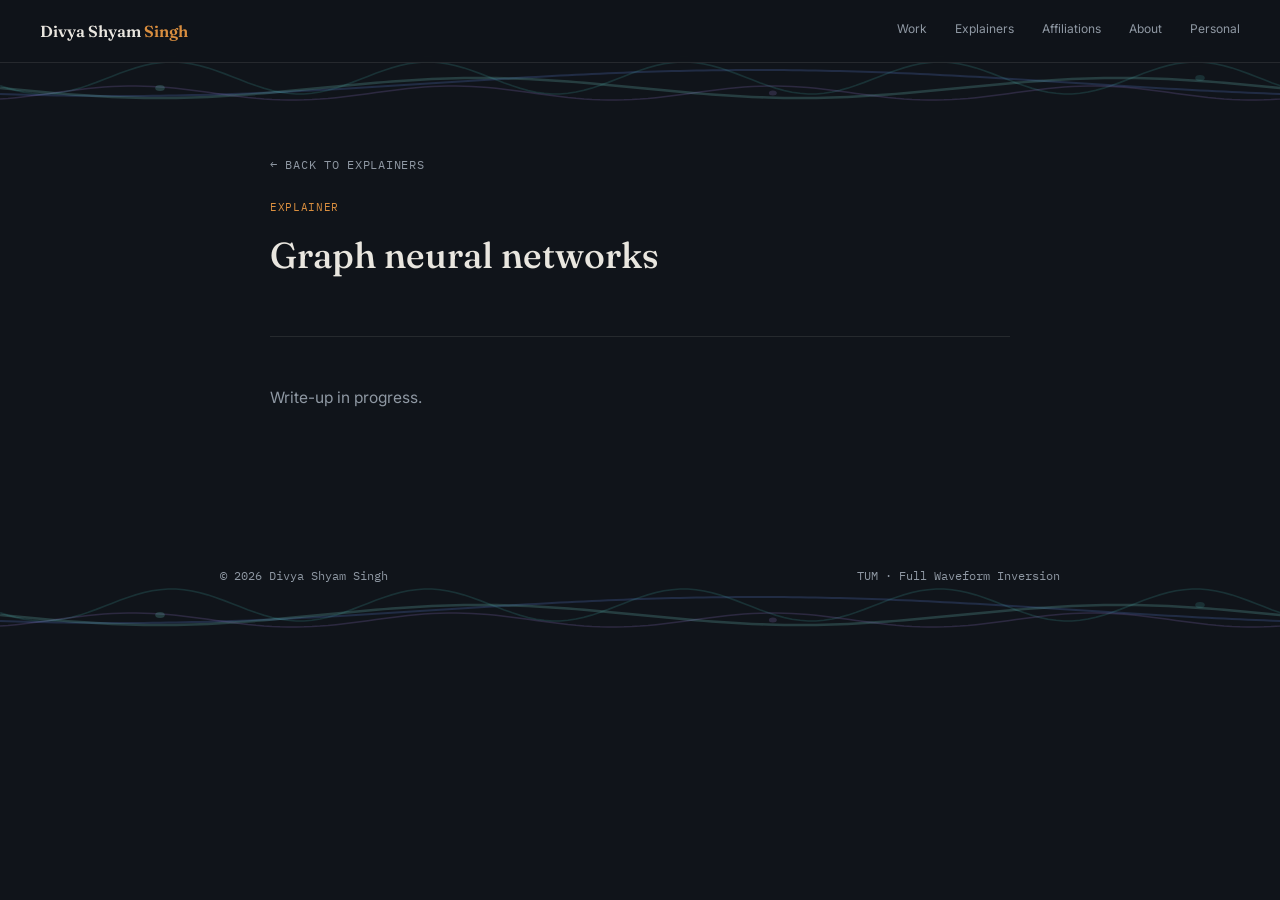
<file: explainers/graph-neural-networks.html>
<!DOCTYPE html>
<html lang="en">
<head>
<meta charset="UTF-8">
<meta name="viewport" content="width=device-width, initial-scale=1.0">
<title>Graph Neural Networks — Divya Shyam Singh</title>
<meta name="description" content="An explainer on graph neural networks, from Divya Shyam Singh — write-up in progress.">
<link rel="canonical" href="https://divshysin.github.io/explainers/graph-neural-networks.html">
<meta name="robots" content="noindex">
<link rel="preconnect" href="https://fonts.googleapis.com">
<link rel="preconnect" href="https://fonts.gstatic.com" crossorigin>
<link href="https://fonts.googleapis.com/css2?family=Fraunces:opsz,wght@9..144,400;9..144,500;9..144,600&family=IBM+Plex+Mono:wght@400;500&family=Inter:wght@400;500&display=swap" rel="stylesheet">
<link rel="stylesheet" href="../styles.css?v=20260811c">
<style>
  main{ max-width:820px; }
  section{ padding:0; border-bottom:none; }
  article{ padding:150px 0 100px; }
  .paper-head{ padding-bottom:40px; border-bottom:1px solid var(--line); margin-bottom:48px; }
  .paper-head .eyebrow{ margin-bottom:16px; }
  .paper-head h1{ font-family:'Fraunces', serif; font-weight:500; font-size:clamp(26px,4vw,36px); line-height:1.25; margin:0 0 18px; }
  .back-link{ font-size:12px; color:var(--text-dim); text-decoration:none; }
  .back-link:hover{ color:var(--text); }
  .coming-soon{ color:var(--text-dim); font-size:15.5px; max-width:60ch; }
</style>
</head>
<body>
<div class="edge-waves top-waves" aria-hidden="true">
  <svg viewBox="0 0 1600 60" preserveAspectRatio="none">
    <path class="w2" d="M0.0 35.94 L5.0 36.21 L10.0 36.46 L15.0 36.69 L20.0 36.9 L25.0 37.1 L30.0 37.28 L35.0 37.43 L40.0 37.57 L45.0 37.69 L50.0 37.79 L55.0 37.87 L60.0 37.94 L65.0 37.98 L70.0 38.0 L75.0 38.0 L80.0 37.98 L85.0 37.94 L90.0 37.88 L95.0 37.8 L100.0 37.7 L105.0 37.58 L110.0 37.45 L115.0 37.29 L120.0 37.11 L125.0 36.92 L130.0 36.7 L135.0 36.47 L140.0 36.22 L145.0 35.96 L150.0 35.68 L155.0 35.38 L160.0 35.06 L165.0 34.73 L170.0 34.38 L175.0 34.02 L180.0 33.65 L185.0 33.26 L190.0 32.86 L195.0 32.45 L200.0 32.02 L205.0 31.59 L210.0 31.14 L215.0 30.69 L220.0 30.23 L225.0 29.75 L230.0 29.28 L235.0 28.79 L240.0 28.3 L245.0 27.8 L250.0 27.3 L255.0 26.8 L260.0 26.29 L265.0 25.78 L270.0 25.27 L275.0 24.76 L280.0 24.25 L285.0 23.74 L290.0 23.24 L295.0 22.73 L300.0 22.23 L305.0 21.74 L310.0 21.24 L315.0 20.76 L320.0 20.28 L325.0 19.81 L330.0 19.34 L335.0 18.89 L340.0 18.44 L345.0 18.01 L350.0 17.58 L355.0 17.17 L360.0 16.77 L365.0 16.38 L370.0 16.0 L375.0 15.64 L380.0 15.29 L385.0 14.96 L390.0 14.65 L395.0 14.35 L400.0 14.06 L405.0 13.79 L410.0 13.54 L415.0 13.31 L420.0 13.1 L425.0 12.9 L430.0 12.72 L435.0 12.57 L440.0 12.43 L445.0 12.31 L450.0 12.21 L455.0 12.13 L460.0 12.06 L465.0 12.02 L470.0 12.0 L475.0 12.0 L480.0 12.02 L485.0 12.06 L490.0 12.12 L495.0 12.2 L500.0 12.3 L505.0 12.42 L510.0 12.55 L515.0 12.71 L520.0 12.89 L525.0 13.08 L530.0 13.3 L535.0 13.53 L540.0 13.78 L545.0 14.04 L550.0 14.32 L555.0 14.62 L560.0 14.94 L565.0 15.27 L570.0 15.62 L575.0 15.98 L580.0 16.35 L585.0 16.74 L590.0 17.14 L595.0 17.55 L600.0 17.98 L605.0 18.41 L610.0 18.86 L615.0 19.31 L620.0 19.77 L625.0 20.25 L630.0 20.72 L635.0 21.21 L640.0 21.7 L645.0 22.2 L650.0 22.7 L655.0 23.2 L660.0 23.71 L665.0 24.22 L670.0 24.73 L675.0 25.24 L680.0 25.75 L685.0 26.26 L690.0 26.76 L695.0 27.27 L700.0 27.77 L705.0 28.26 L710.0 28.76 L715.0 29.24 L720.0 29.72 L725.0 30.19 L730.0 30.66 L735.0 31.11 L740.0 31.56 L745.0 31.99 L750.0 32.42 L755.0 32.83 L760.0 33.23 L765.0 33.62 L770.0 34.0 L775.0 34.36 L780.0 34.71 L785.0 35.04 L790.0 35.35 L795.0 35.65 L800.0 35.94 L805.0 36.21 L810.0 36.46 L815.0 36.69 L820.0 36.9 L825.0 37.1 L830.0 37.28 L835.0 37.43 L840.0 37.57 L845.0 37.69 L850.0 37.79 L855.0 37.87 L860.0 37.94 L865.0 37.98 L870.0 38.0 L875.0 38.0 L880.0 37.98 L885.0 37.94 L890.0 37.88 L895.0 37.8 L900.0 37.7 L905.0 37.58 L910.0 37.45 L915.0 37.29 L920.0 37.11 L925.0 36.92 L930.0 36.7 L935.0 36.47 L940.0 36.22 L945.0 35.96 L950.0 35.68 L955.0 35.38 L960.0 35.06 L965.0 34.73 L970.0 34.38 L975.0 34.02 L980.0 33.65 L985.0 33.26 L990.0 32.86 L995.0 32.45 L1000.0 32.02 L1005.0 31.59 L1010.0 31.14 L1015.0 30.69 L1020.0 30.23 L1025.0 29.75 L1030.0 29.28 L1035.0 28.79 L1040.0 28.3 L1045.0 27.8 L1050.0 27.3 L1055.0 26.8 L1060.0 26.29 L1065.0 25.78 L1070.0 25.27 L1075.0 24.76 L1080.0 24.25 L1085.0 23.74 L1090.0 23.24 L1095.0 22.73 L1100.0 22.23 L1105.0 21.74 L1110.0 21.24 L1115.0 20.76 L1120.0 20.28 L1125.0 19.81 L1130.0 19.34 L1135.0 18.89 L1140.0 18.44 L1145.0 18.01 L1150.0 17.58 L1155.0 17.17 L1160.0 16.77 L1165.0 16.38 L1170.0 16.0 L1175.0 15.64 L1180.0 15.29 L1185.0 14.96 L1190.0 14.65 L1195.0 14.35 L1200.0 14.06 L1205.0 13.79 L1210.0 13.54 L1215.0 13.31 L1220.0 13.1 L1225.0 12.9 L1230.0 12.72 L1235.0 12.57 L1240.0 12.43 L1245.0 12.31 L1250.0 12.21 L1255.0 12.13 L1260.0 12.06 L1265.0 12.02 L1270.0 12.0 L1275.0 12.0 L1280.0 12.02 L1285.0 12.06 L1290.0 12.12 L1295.0 12.2 L1300.0 12.3 L1305.0 12.42 L1310.0 12.55 L1315.0 12.71 L1320.0 12.89 L1325.0 13.08 L1330.0 13.3 L1335.0 13.53 L1340.0 13.78 L1345.0 14.04 L1350.0 14.32 L1355.0 14.62 L1360.0 14.94 L1365.0 15.27 L1370.0 15.62 L1375.0 15.98 L1380.0 16.35 L1385.0 16.74 L1390.0 17.14 L1395.0 17.55 L1400.0 17.98 L1405.0 18.41 L1410.0 18.86 L1415.0 19.31 L1420.0 19.77 L1425.0 20.25 L1430.0 20.72 L1435.0 21.21 L1440.0 21.7 L1445.0 22.2 L1450.0 22.7 L1455.0 23.2 L1460.0 23.71 L1465.0 24.22 L1470.0 24.73 L1475.0 25.24 L1480.0 25.75 L1485.0 26.26 L1490.0 26.76 L1495.0 27.27 L1500.0 27.77 L1505.0 28.26 L1510.0 28.76 L1515.0 29.24 L1520.0 29.72 L1525.0 30.19 L1530.0 30.66 L1535.0 31.11 L1540.0 31.56 L1545.0 31.99 L1550.0 32.42 L1555.0 32.83 L1560.0 33.23 L1565.0 33.62 L1570.0 34.0 L1575.0 34.36 L1580.0 34.71 L1585.0 35.04 L1590.0 35.35 L1595.0 35.65 L1600.0 35.94"/>
    <path class="w1" d="M0.0 30.0 L5.0 30.78 L10.0 31.56 L15.0 32.33 L20.0 33.09 L25.0 33.83 L30.0 34.54 L35.0 35.22 L40.0 35.88 L45.0 36.49 L50.0 37.07 L55.0 37.6 L60.0 38.09 L65.0 38.53 L70.0 38.91 L75.0 39.24 L80.0 39.51 L85.0 39.72 L90.0 39.88 L95.0 39.97 L100.0 40.0 L105.0 39.97 L110.0 39.88 L115.0 39.72 L120.0 39.51 L125.0 39.24 L130.0 38.91 L135.0 38.53 L140.0 38.09 L145.0 37.6 L150.0 37.07 L155.0 36.49 L160.0 35.88 L165.0 35.22 L170.0 34.54 L175.0 33.83 L180.0 33.09 L185.0 32.33 L190.0 31.56 L195.0 30.78 L200.0 30.0 L205.0 29.22 L210.0 28.44 L215.0 27.67 L220.0 26.91 L225.0 26.17 L230.0 25.46 L235.0 24.78 L240.0 24.12 L245.0 23.51 L250.0 22.93 L255.0 22.4 L260.0 21.91 L265.0 21.47 L270.0 21.09 L275.0 20.76 L280.0 20.49 L285.0 20.28 L290.0 20.12 L295.0 20.03 L300.0 20.0 L305.0 20.03 L310.0 20.12 L315.0 20.28 L320.0 20.49 L325.0 20.76 L330.0 21.09 L335.0 21.47 L340.0 21.91 L345.0 22.4 L350.0 22.93 L355.0 23.51 L360.0 24.12 L365.0 24.78 L370.0 25.46 L375.0 26.17 L380.0 26.91 L385.0 27.67 L390.0 28.44 L395.0 29.22 L400.0 30.0 L405.0 30.78 L410.0 31.56 L415.0 32.33 L420.0 33.09 L425.0 33.83 L430.0 34.54 L435.0 35.22 L440.0 35.88 L445.0 36.49 L450.0 37.07 L455.0 37.6 L460.0 38.09 L465.0 38.53 L470.0 38.91 L475.0 39.24 L480.0 39.51 L485.0 39.72 L490.0 39.88 L495.0 39.97 L500.0 40.0 L505.0 39.97 L510.0 39.88 L515.0 39.72 L520.0 39.51 L525.0 39.24 L530.0 38.91 L535.0 38.53 L540.0 38.09 L545.0 37.6 L550.0 37.07 L555.0 36.49 L560.0 35.88 L565.0 35.22 L570.0 34.54 L575.0 33.83 L580.0 33.09 L585.0 32.33 L590.0 31.56 L595.0 30.78 L600.0 30.0 L605.0 29.22 L610.0 28.44 L615.0 27.67 L620.0 26.91 L625.0 26.17 L630.0 25.46 L635.0 24.78 L640.0 24.12 L645.0 23.51 L650.0 22.93 L655.0 22.4 L660.0 21.91 L665.0 21.47 L670.0 21.09 L675.0 20.76 L680.0 20.49 L685.0 20.28 L690.0 20.12 L695.0 20.03 L700.0 20.0 L705.0 20.03 L710.0 20.12 L715.0 20.28 L720.0 20.49 L725.0 20.76 L730.0 21.09 L735.0 21.47 L740.0 21.91 L745.0 22.4 L750.0 22.93 L755.0 23.51 L760.0 24.12 L765.0 24.78 L770.0 25.46 L775.0 26.17 L780.0 26.91 L785.0 27.67 L790.0 28.44 L795.0 29.22 L800.0 30.0 L805.0 30.78 L810.0 31.56 L815.0 32.33 L820.0 33.09 L825.0 33.83 L830.0 34.54 L835.0 35.22 L840.0 35.88 L845.0 36.49 L850.0 37.07 L855.0 37.6 L860.0 38.09 L865.0 38.53 L870.0 38.91 L875.0 39.24 L880.0 39.51 L885.0 39.72 L890.0 39.88 L895.0 39.97 L900.0 40.0 L905.0 39.97 L910.0 39.88 L915.0 39.72 L920.0 39.51 L925.0 39.24 L930.0 38.91 L935.0 38.53 L940.0 38.09 L945.0 37.6 L950.0 37.07 L955.0 36.49 L960.0 35.88 L965.0 35.22 L970.0 34.54 L975.0 33.83 L980.0 33.09 L985.0 32.33 L990.0 31.56 L995.0 30.78 L1000.0 30.0 L1005.0 29.22 L1010.0 28.44 L1015.0 27.67 L1020.0 26.91 L1025.0 26.17 L1030.0 25.46 L1035.0 24.78 L1040.0 24.12 L1045.0 23.51 L1050.0 22.93 L1055.0 22.4 L1060.0 21.91 L1065.0 21.47 L1070.0 21.09 L1075.0 20.76 L1080.0 20.49 L1085.0 20.28 L1090.0 20.12 L1095.0 20.03 L1100.0 20.0 L1105.0 20.03 L1110.0 20.12 L1115.0 20.28 L1120.0 20.49 L1125.0 20.76 L1130.0 21.09 L1135.0 21.47 L1140.0 21.91 L1145.0 22.4 L1150.0 22.93 L1155.0 23.51 L1160.0 24.12 L1165.0 24.78 L1170.0 25.46 L1175.0 26.17 L1180.0 26.91 L1185.0 27.67 L1190.0 28.44 L1195.0 29.22 L1200.0 30.0 L1205.0 30.78 L1210.0 31.56 L1215.0 32.33 L1220.0 33.09 L1225.0 33.83 L1230.0 34.54 L1235.0 35.22 L1240.0 35.88 L1245.0 36.49 L1250.0 37.07 L1255.0 37.6 L1260.0 38.09 L1265.0 38.53 L1270.0 38.91 L1275.0 39.24 L1280.0 39.51 L1285.0 39.72 L1290.0 39.88 L1295.0 39.97 L1300.0 40.0 L1305.0 39.97 L1310.0 39.88 L1315.0 39.72 L1320.0 39.51 L1325.0 39.24 L1330.0 38.91 L1335.0 38.53 L1340.0 38.09 L1345.0 37.6 L1350.0 37.07 L1355.0 36.49 L1360.0 35.88 L1365.0 35.22 L1370.0 34.54 L1375.0 33.83 L1380.0 33.09 L1385.0 32.33 L1390.0 31.56 L1395.0 30.78 L1400.0 30.0 L1405.0 29.22 L1410.0 28.44 L1415.0 27.67 L1420.0 26.91 L1425.0 26.17 L1430.0 25.46 L1435.0 24.78 L1440.0 24.12 L1445.0 23.51 L1450.0 22.93 L1455.0 22.4 L1460.0 21.91 L1465.0 21.47 L1470.0 21.09 L1475.0 20.76 L1480.0 20.49 L1485.0 20.28 L1490.0 20.12 L1495.0 20.03 L1500.0 20.0 L1505.0 20.03 L1510.0 20.12 L1515.0 20.28 L1520.0 20.49 L1525.0 20.76 L1530.0 21.09 L1535.0 21.47 L1540.0 21.91 L1545.0 22.4 L1550.0 22.93 L1555.0 23.51 L1560.0 24.12 L1565.0 24.78 L1570.0 25.46 L1575.0 26.17 L1580.0 26.91 L1585.0 27.67 L1590.0 28.44 L1595.0 29.22 L1600.0 30.0"/>
    <path class="w4" d="M0.0 27.67 L5.0 30.26 L10.0 32.46 L15.0 34.18 L20.0 35.35 L25.0 35.94 L30.0 35.91 L35.0 35.27 L40.0 34.04 L45.0 32.28 L50.0 30.04 L55.0 27.41 L60.0 24.5 L65.0 21.42 L70.0 18.29 L75.0 15.22 L80.0 12.33 L85.0 9.74 L90.0 7.54 L95.0 5.82 L100.0 4.65 L105.0 4.06 L110.0 4.09 L115.0 4.73 L120.0 5.96 L125.0 7.72 L130.0 9.96 L135.0 12.59 L140.0 15.5 L145.0 18.58 L150.0 21.71 L155.0 24.78 L160.0 27.67 L165.0 30.26 L170.0 32.46 L175.0 34.18 L180.0 35.35 L185.0 35.94 L190.0 35.91 L195.0 35.27 L200.0 34.04 L205.0 32.28 L210.0 30.04 L215.0 27.41 L220.0 24.5 L225.0 21.42 L230.0 18.29 L235.0 15.22 L240.0 12.33 L245.0 9.74 L250.0 7.54 L255.0 5.82 L260.0 4.65 L265.0 4.06 L270.0 4.09 L275.0 4.73 L280.0 5.96 L285.0 7.72 L290.0 9.96 L295.0 12.59 L300.0 15.5 L305.0 18.58 L310.0 21.71 L315.0 24.78 L320.0 27.67 L325.0 30.26 L330.0 32.46 L335.0 34.18 L340.0 35.35 L345.0 35.94 L350.0 35.91 L355.0 35.27 L360.0 34.04 L365.0 32.28 L370.0 30.04 L375.0 27.41 L380.0 24.5 L385.0 21.42 L390.0 18.29 L395.0 15.22 L400.0 12.33 L405.0 9.74 L410.0 7.54 L415.0 5.82 L420.0 4.65 L425.0 4.06 L430.0 4.09 L435.0 4.73 L440.0 5.96 L445.0 7.72 L450.0 9.96 L455.0 12.59 L460.0 15.5 L465.0 18.58 L470.0 21.71 L475.0 24.78 L480.0 27.67 L485.0 30.26 L490.0 32.46 L495.0 34.18 L500.0 35.35 L505.0 35.94 L510.0 35.91 L515.0 35.27 L520.0 34.04 L525.0 32.28 L530.0 30.04 L535.0 27.41 L540.0 24.5 L545.0 21.42 L550.0 18.29 L555.0 15.22 L560.0 12.33 L565.0 9.74 L570.0 7.54 L575.0 5.82 L580.0 4.65 L585.0 4.06 L590.0 4.09 L595.0 4.73 L600.0 5.96 L605.0 7.72 L610.0 9.96 L615.0 12.59 L620.0 15.5 L625.0 18.58 L630.0 21.71 L635.0 24.78 L640.0 27.67 L645.0 30.26 L650.0 32.46 L655.0 34.18 L660.0 35.35 L665.0 35.94 L670.0 35.91 L675.0 35.27 L680.0 34.04 L685.0 32.28 L690.0 30.04 L695.0 27.41 L700.0 24.5 L705.0 21.42 L710.0 18.29 L715.0 15.22 L720.0 12.33 L725.0 9.74 L730.0 7.54 L735.0 5.82 L740.0 4.65 L745.0 4.06 L750.0 4.09 L755.0 4.73 L760.0 5.96 L765.0 7.72 L770.0 9.96 L775.0 12.59 L780.0 15.5 L785.0 18.58 L790.0 21.71 L795.0 24.78 L800.0 27.67 L805.0 30.26 L810.0 32.46 L815.0 34.18 L820.0 35.35 L825.0 35.94 L830.0 35.91 L835.0 35.27 L840.0 34.04 L845.0 32.28 L850.0 30.04 L855.0 27.41 L860.0 24.5 L865.0 21.42 L870.0 18.29 L875.0 15.22 L880.0 12.33 L885.0 9.74 L890.0 7.54 L895.0 5.82 L900.0 4.65 L905.0 4.06 L910.0 4.09 L915.0 4.73 L920.0 5.96 L925.0 7.72 L930.0 9.96 L935.0 12.59 L940.0 15.5 L945.0 18.58 L950.0 21.71 L955.0 24.78 L960.0 27.67 L965.0 30.26 L970.0 32.46 L975.0 34.18 L980.0 35.35 L985.0 35.94 L990.0 35.91 L995.0 35.27 L1000.0 34.04 L1005.0 32.28 L1010.0 30.04 L1015.0 27.41 L1020.0 24.5 L1025.0 21.42 L1030.0 18.29 L1035.0 15.22 L1040.0 12.33 L1045.0 9.74 L1050.0 7.54 L1055.0 5.82 L1060.0 4.65 L1065.0 4.06 L1070.0 4.09 L1075.0 4.73 L1080.0 5.96 L1085.0 7.72 L1090.0 9.96 L1095.0 12.59 L1100.0 15.5 L1105.0 18.58 L1110.0 21.71 L1115.0 24.78 L1120.0 27.67 L1125.0 30.26 L1130.0 32.46 L1135.0 34.18 L1140.0 35.35 L1145.0 35.94 L1150.0 35.91 L1155.0 35.27 L1160.0 34.04 L1165.0 32.28 L1170.0 30.04 L1175.0 27.41 L1180.0 24.5 L1185.0 21.42 L1190.0 18.29 L1195.0 15.22 L1200.0 12.33 L1205.0 9.74 L1210.0 7.54 L1215.0 5.82 L1220.0 4.65 L1225.0 4.06 L1230.0 4.09 L1235.0 4.73 L1240.0 5.96 L1245.0 7.72 L1250.0 9.96 L1255.0 12.59 L1260.0 15.5 L1265.0 18.58 L1270.0 21.71 L1275.0 24.78 L1280.0 27.67 L1285.0 30.26 L1290.0 32.46 L1295.0 34.18 L1300.0 35.35 L1305.0 35.94 L1310.0 35.91 L1315.0 35.27 L1320.0 34.04 L1325.0 32.28 L1330.0 30.04 L1335.0 27.41 L1340.0 24.5 L1345.0 21.42 L1350.0 18.29 L1355.0 15.22 L1360.0 12.33 L1365.0 9.74 L1370.0 7.54 L1375.0 5.82 L1380.0 4.65 L1385.0 4.06 L1390.0 4.09 L1395.0 4.73 L1400.0 5.96 L1405.0 7.72 L1410.0 9.96 L1415.0 12.59 L1420.0 15.5 L1425.0 18.58 L1430.0 21.71 L1435.0 24.78 L1440.0 27.67 L1445.0 30.26 L1450.0 32.46 L1455.0 34.18 L1460.0 35.35 L1465.0 35.94 L1470.0 35.91 L1475.0 35.27 L1480.0 34.04 L1485.0 32.28 L1490.0 30.04 L1495.0 27.41 L1500.0 24.5 L1505.0 21.42 L1510.0 18.29 L1515.0 15.22 L1520.0 12.33 L1525.0 9.74 L1530.0 7.54 L1535.0 5.82 L1540.0 4.65 L1545.0 4.06 L1550.0 4.09 L1555.0 4.73 L1560.0 5.96 L1565.0 7.72 L1570.0 9.96 L1575.0 12.59 L1580.0 15.5 L1585.0 18.58 L1590.0 21.71 L1595.0 24.78 L1600.0 27.67"/>
    <path class="w3" d="M0.0 41.04 L5.0 40.42 L10.0 39.65 L15.0 38.78 L20.0 37.81 L25.0 36.77 L30.0 35.69 L35.0 34.59 L40.0 33.51 L45.0 32.45 L50.0 31.47 L55.0 30.56 L60.0 29.77 L65.0 29.11 L70.0 28.59 L75.0 28.23 L80.0 28.03 L85.0 28.01 L90.0 28.16 L95.0 28.48 L100.0 28.96 L105.0 29.58 L110.0 30.35 L115.0 31.22 L120.0 32.19 L125.0 33.23 L130.0 34.31 L135.0 35.41 L140.0 36.49 L145.0 37.55 L150.0 38.53 L155.0 39.44 L160.0 40.23 L165.0 40.89 L170.0 41.41 L175.0 41.77 L180.0 41.97 L185.0 41.99 L190.0 41.84 L195.0 41.52 L200.0 41.04 L205.0 40.42 L210.0 39.65 L215.0 38.78 L220.0 37.81 L225.0 36.77 L230.0 35.69 L235.0 34.59 L240.0 33.51 L245.0 32.45 L250.0 31.47 L255.0 30.56 L260.0 29.77 L265.0 29.11 L270.0 28.59 L275.0 28.23 L280.0 28.03 L285.0 28.01 L290.0 28.16 L295.0 28.48 L300.0 28.96 L305.0 29.58 L310.0 30.35 L315.0 31.22 L320.0 32.19 L325.0 33.23 L330.0 34.31 L335.0 35.41 L340.0 36.49 L345.0 37.55 L350.0 38.53 L355.0 39.44 L360.0 40.23 L365.0 40.89 L370.0 41.41 L375.0 41.77 L380.0 41.97 L385.0 41.99 L390.0 41.84 L395.0 41.52 L400.0 41.04 L405.0 40.42 L410.0 39.65 L415.0 38.78 L420.0 37.81 L425.0 36.77 L430.0 35.69 L435.0 34.59 L440.0 33.51 L445.0 32.45 L450.0 31.47 L455.0 30.56 L460.0 29.77 L465.0 29.11 L470.0 28.59 L475.0 28.23 L480.0 28.03 L485.0 28.01 L490.0 28.16 L495.0 28.48 L500.0 28.96 L505.0 29.58 L510.0 30.35 L515.0 31.22 L520.0 32.19 L525.0 33.23 L530.0 34.31 L535.0 35.41 L540.0 36.49 L545.0 37.55 L550.0 38.53 L555.0 39.44 L560.0 40.23 L565.0 40.89 L570.0 41.41 L575.0 41.77 L580.0 41.97 L585.0 41.99 L590.0 41.84 L595.0 41.52 L600.0 41.04 L605.0 40.42 L610.0 39.65 L615.0 38.78 L620.0 37.81 L625.0 36.77 L630.0 35.69 L635.0 34.59 L640.0 33.51 L645.0 32.45 L650.0 31.47 L655.0 30.56 L660.0 29.77 L665.0 29.11 L670.0 28.59 L675.0 28.23 L680.0 28.03 L685.0 28.01 L690.0 28.16 L695.0 28.48 L700.0 28.96 L705.0 29.58 L710.0 30.35 L715.0 31.22 L720.0 32.19 L725.0 33.23 L730.0 34.31 L735.0 35.41 L740.0 36.49 L745.0 37.55 L750.0 38.53 L755.0 39.44 L760.0 40.23 L765.0 40.89 L770.0 41.41 L775.0 41.77 L780.0 41.97 L785.0 41.99 L790.0 41.84 L795.0 41.52 L800.0 41.04 L805.0 40.42 L810.0 39.65 L815.0 38.78 L820.0 37.81 L825.0 36.77 L830.0 35.69 L835.0 34.59 L840.0 33.51 L845.0 32.45 L850.0 31.47 L855.0 30.56 L860.0 29.77 L865.0 29.11 L870.0 28.59 L875.0 28.23 L880.0 28.03 L885.0 28.01 L890.0 28.16 L895.0 28.48 L900.0 28.96 L905.0 29.58 L910.0 30.35 L915.0 31.22 L920.0 32.19 L925.0 33.23 L930.0 34.31 L935.0 35.41 L940.0 36.49 L945.0 37.55 L950.0 38.53 L955.0 39.44 L960.0 40.23 L965.0 40.89 L970.0 41.41 L975.0 41.77 L980.0 41.97 L985.0 41.99 L990.0 41.84 L995.0 41.52 L1000.0 41.04 L1005.0 40.42 L1010.0 39.65 L1015.0 38.78 L1020.0 37.81 L1025.0 36.77 L1030.0 35.69 L1035.0 34.59 L1040.0 33.51 L1045.0 32.45 L1050.0 31.47 L1055.0 30.56 L1060.0 29.77 L1065.0 29.11 L1070.0 28.59 L1075.0 28.23 L1080.0 28.03 L1085.0 28.01 L1090.0 28.16 L1095.0 28.48 L1100.0 28.96 L1105.0 29.58 L1110.0 30.35 L1115.0 31.22 L1120.0 32.19 L1125.0 33.23 L1130.0 34.31 L1135.0 35.41 L1140.0 36.49 L1145.0 37.55 L1150.0 38.53 L1155.0 39.44 L1160.0 40.23 L1165.0 40.89 L1170.0 41.41 L1175.0 41.77 L1180.0 41.97 L1185.0 41.99 L1190.0 41.84 L1195.0 41.52 L1200.0 41.04 L1205.0 40.42 L1210.0 39.65 L1215.0 38.78 L1220.0 37.81 L1225.0 36.77 L1230.0 35.69 L1235.0 34.59 L1240.0 33.51 L1245.0 32.45 L1250.0 31.47 L1255.0 30.56 L1260.0 29.77 L1265.0 29.11 L1270.0 28.59 L1275.0 28.23 L1280.0 28.03 L1285.0 28.01 L1290.0 28.16 L1295.0 28.48 L1300.0 28.96 L1305.0 29.58 L1310.0 30.35 L1315.0 31.22 L1320.0 32.19 L1325.0 33.23 L1330.0 34.31 L1335.0 35.41 L1340.0 36.49 L1345.0 37.55 L1350.0 38.53 L1355.0 39.44 L1360.0 40.23 L1365.0 40.89 L1370.0 41.41 L1375.0 41.77 L1380.0 41.97 L1385.0 41.99 L1390.0 41.84 L1395.0 41.52 L1400.0 41.04 L1405.0 40.42 L1410.0 39.65 L1415.0 38.78 L1420.0 37.81 L1425.0 36.77 L1430.0 35.69 L1435.0 34.59 L1440.0 33.51 L1445.0 32.45 L1450.0 31.47 L1455.0 30.56 L1460.0 29.77 L1465.0 29.11 L1470.0 28.59 L1475.0 28.23 L1480.0 28.03 L1485.0 28.01 L1490.0 28.16 L1495.0 28.48 L1500.0 28.96 L1505.0 29.58 L1510.0 30.35 L1515.0 31.22 L1520.0 32.19 L1525.0 33.23 L1530.0 34.31 L1535.0 35.41 L1540.0 36.49 L1545.0 37.55 L1550.0 38.53 L1555.0 39.44 L1560.0 40.23 L1565.0 40.89 L1570.0 41.41 L1575.0 41.77 L1580.0 41.97 L1585.0 41.99 L1590.0 41.84 L1595.0 41.52 L1600.0 41.04"/>
    <circle class="w1" cx="100" cy="30" r="3"/>
    <circle class="w3" cx="483" cy="35" r="2.5"/>
    <circle class="w4" cx="750" cy="20" r="3"/>
    <circle class="w2" cx="1266" cy="25" r="3"/>
  </svg>
</div>
<div class="edge-waves bottom-waves" aria-hidden="true">
  <svg viewBox="0 0 1600 60" preserveAspectRatio="none">
    <path class="w2" d="M0.0 35.94 L5.0 36.21 L10.0 36.46 L15.0 36.69 L20.0 36.9 L25.0 37.1 L30.0 37.28 L35.0 37.43 L40.0 37.57 L45.0 37.69 L50.0 37.79 L55.0 37.87 L60.0 37.94 L65.0 37.98 L70.0 38.0 L75.0 38.0 L80.0 37.98 L85.0 37.94 L90.0 37.88 L95.0 37.8 L100.0 37.7 L105.0 37.58 L110.0 37.45 L115.0 37.29 L120.0 37.11 L125.0 36.92 L130.0 36.7 L135.0 36.47 L140.0 36.22 L145.0 35.96 L150.0 35.68 L155.0 35.38 L160.0 35.06 L165.0 34.73 L170.0 34.38 L175.0 34.02 L180.0 33.65 L185.0 33.26 L190.0 32.86 L195.0 32.45 L200.0 32.02 L205.0 31.59 L210.0 31.14 L215.0 30.69 L220.0 30.23 L225.0 29.75 L230.0 29.28 L235.0 28.79 L240.0 28.3 L245.0 27.8 L250.0 27.3 L255.0 26.8 L260.0 26.29 L265.0 25.78 L270.0 25.27 L275.0 24.76 L280.0 24.25 L285.0 23.74 L290.0 23.24 L295.0 22.73 L300.0 22.23 L305.0 21.74 L310.0 21.24 L315.0 20.76 L320.0 20.28 L325.0 19.81 L330.0 19.34 L335.0 18.89 L340.0 18.44 L345.0 18.01 L350.0 17.58 L355.0 17.17 L360.0 16.77 L365.0 16.38 L370.0 16.0 L375.0 15.64 L380.0 15.29 L385.0 14.96 L390.0 14.65 L395.0 14.35 L400.0 14.06 L405.0 13.79 L410.0 13.54 L415.0 13.31 L420.0 13.1 L425.0 12.9 L430.0 12.72 L435.0 12.57 L440.0 12.43 L445.0 12.31 L450.0 12.21 L455.0 12.13 L460.0 12.06 L465.0 12.02 L470.0 12.0 L475.0 12.0 L480.0 12.02 L485.0 12.06 L490.0 12.12 L495.0 12.2 L500.0 12.3 L505.0 12.42 L510.0 12.55 L515.0 12.71 L520.0 12.89 L525.0 13.08 L530.0 13.3 L535.0 13.53 L540.0 13.78 L545.0 14.04 L550.0 14.32 L555.0 14.62 L560.0 14.94 L565.0 15.27 L570.0 15.62 L575.0 15.98 L580.0 16.35 L585.0 16.74 L590.0 17.14 L595.0 17.55 L600.0 17.98 L605.0 18.41 L610.0 18.86 L615.0 19.31 L620.0 19.77 L625.0 20.25 L630.0 20.72 L635.0 21.21 L640.0 21.7 L645.0 22.2 L650.0 22.7 L655.0 23.2 L660.0 23.71 L665.0 24.22 L670.0 24.73 L675.0 25.24 L680.0 25.75 L685.0 26.26 L690.0 26.76 L695.0 27.27 L700.0 27.77 L705.0 28.26 L710.0 28.76 L715.0 29.24 L720.0 29.72 L725.0 30.19 L730.0 30.66 L735.0 31.11 L740.0 31.56 L745.0 31.99 L750.0 32.42 L755.0 32.83 L760.0 33.23 L765.0 33.62 L770.0 34.0 L775.0 34.36 L780.0 34.71 L785.0 35.04 L790.0 35.35 L795.0 35.65 L800.0 35.94 L805.0 36.21 L810.0 36.46 L815.0 36.69 L820.0 36.9 L825.0 37.1 L830.0 37.28 L835.0 37.43 L840.0 37.57 L845.0 37.69 L850.0 37.79 L855.0 37.87 L860.0 37.94 L865.0 37.98 L870.0 38.0 L875.0 38.0 L880.0 37.98 L885.0 37.94 L890.0 37.88 L895.0 37.8 L900.0 37.7 L905.0 37.58 L910.0 37.45 L915.0 37.29 L920.0 37.11 L925.0 36.92 L930.0 36.7 L935.0 36.47 L940.0 36.22 L945.0 35.96 L950.0 35.68 L955.0 35.38 L960.0 35.06 L965.0 34.73 L970.0 34.38 L975.0 34.02 L980.0 33.65 L985.0 33.26 L990.0 32.86 L995.0 32.45 L1000.0 32.02 L1005.0 31.59 L1010.0 31.14 L1015.0 30.69 L1020.0 30.23 L1025.0 29.75 L1030.0 29.28 L1035.0 28.79 L1040.0 28.3 L1045.0 27.8 L1050.0 27.3 L1055.0 26.8 L1060.0 26.29 L1065.0 25.78 L1070.0 25.27 L1075.0 24.76 L1080.0 24.25 L1085.0 23.74 L1090.0 23.24 L1095.0 22.73 L1100.0 22.23 L1105.0 21.74 L1110.0 21.24 L1115.0 20.76 L1120.0 20.28 L1125.0 19.81 L1130.0 19.34 L1135.0 18.89 L1140.0 18.44 L1145.0 18.01 L1150.0 17.58 L1155.0 17.17 L1160.0 16.77 L1165.0 16.38 L1170.0 16.0 L1175.0 15.64 L1180.0 15.29 L1185.0 14.96 L1190.0 14.65 L1195.0 14.35 L1200.0 14.06 L1205.0 13.79 L1210.0 13.54 L1215.0 13.31 L1220.0 13.1 L1225.0 12.9 L1230.0 12.72 L1235.0 12.57 L1240.0 12.43 L1245.0 12.31 L1250.0 12.21 L1255.0 12.13 L1260.0 12.06 L1265.0 12.02 L1270.0 12.0 L1275.0 12.0 L1280.0 12.02 L1285.0 12.06 L1290.0 12.12 L1295.0 12.2 L1300.0 12.3 L1305.0 12.42 L1310.0 12.55 L1315.0 12.71 L1320.0 12.89 L1325.0 13.08 L1330.0 13.3 L1335.0 13.53 L1340.0 13.78 L1345.0 14.04 L1350.0 14.32 L1355.0 14.62 L1360.0 14.94 L1365.0 15.27 L1370.0 15.62 L1375.0 15.98 L1380.0 16.35 L1385.0 16.74 L1390.0 17.14 L1395.0 17.55 L1400.0 17.98 L1405.0 18.41 L1410.0 18.86 L1415.0 19.31 L1420.0 19.77 L1425.0 20.25 L1430.0 20.72 L1435.0 21.21 L1440.0 21.7 L1445.0 22.2 L1450.0 22.7 L1455.0 23.2 L1460.0 23.71 L1465.0 24.22 L1470.0 24.73 L1475.0 25.24 L1480.0 25.75 L1485.0 26.26 L1490.0 26.76 L1495.0 27.27 L1500.0 27.77 L1505.0 28.26 L1510.0 28.76 L1515.0 29.24 L1520.0 29.72 L1525.0 30.19 L1530.0 30.66 L1535.0 31.11 L1540.0 31.56 L1545.0 31.99 L1550.0 32.42 L1555.0 32.83 L1560.0 33.23 L1565.0 33.62 L1570.0 34.0 L1575.0 34.36 L1580.0 34.71 L1585.0 35.04 L1590.0 35.35 L1595.0 35.65 L1600.0 35.94"/>
    <path class="w1" d="M0.0 30.0 L5.0 30.78 L10.0 31.56 L15.0 32.33 L20.0 33.09 L25.0 33.83 L30.0 34.54 L35.0 35.22 L40.0 35.88 L45.0 36.49 L50.0 37.07 L55.0 37.6 L60.0 38.09 L65.0 38.53 L70.0 38.91 L75.0 39.24 L80.0 39.51 L85.0 39.72 L90.0 39.88 L95.0 39.97 L100.0 40.0 L105.0 39.97 L110.0 39.88 L115.0 39.72 L120.0 39.51 L125.0 39.24 L130.0 38.91 L135.0 38.53 L140.0 38.09 L145.0 37.6 L150.0 37.07 L155.0 36.49 L160.0 35.88 L165.0 35.22 L170.0 34.54 L175.0 33.83 L180.0 33.09 L185.0 32.33 L190.0 31.56 L195.0 30.78 L200.0 30.0 L205.0 29.22 L210.0 28.44 L215.0 27.67 L220.0 26.91 L225.0 26.17 L230.0 25.46 L235.0 24.78 L240.0 24.12 L245.0 23.51 L250.0 22.93 L255.0 22.4 L260.0 21.91 L265.0 21.47 L270.0 21.09 L275.0 20.76 L280.0 20.49 L285.0 20.28 L290.0 20.12 L295.0 20.03 L300.0 20.0 L305.0 20.03 L310.0 20.12 L315.0 20.28 L320.0 20.49 L325.0 20.76 L330.0 21.09 L335.0 21.47 L340.0 21.91 L345.0 22.4 L350.0 22.93 L355.0 23.51 L360.0 24.12 L365.0 24.78 L370.0 25.46 L375.0 26.17 L380.0 26.91 L385.0 27.67 L390.0 28.44 L395.0 29.22 L400.0 30.0 L405.0 30.78 L410.0 31.56 L415.0 32.33 L420.0 33.09 L425.0 33.83 L430.0 34.54 L435.0 35.22 L440.0 35.88 L445.0 36.49 L450.0 37.07 L455.0 37.6 L460.0 38.09 L465.0 38.53 L470.0 38.91 L475.0 39.24 L480.0 39.51 L485.0 39.72 L490.0 39.88 L495.0 39.97 L500.0 40.0 L505.0 39.97 L510.0 39.88 L515.0 39.72 L520.0 39.51 L525.0 39.24 L530.0 38.91 L535.0 38.53 L540.0 38.09 L545.0 37.6 L550.0 37.07 L555.0 36.49 L560.0 35.88 L565.0 35.22 L570.0 34.54 L575.0 33.83 L580.0 33.09 L585.0 32.33 L590.0 31.56 L595.0 30.78 L600.0 30.0 L605.0 29.22 L610.0 28.44 L615.0 27.67 L620.0 26.91 L625.0 26.17 L630.0 25.46 L635.0 24.78 L640.0 24.12 L645.0 23.51 L650.0 22.93 L655.0 22.4 L660.0 21.91 L665.0 21.47 L670.0 21.09 L675.0 20.76 L680.0 20.49 L685.0 20.28 L690.0 20.12 L695.0 20.03 L700.0 20.0 L705.0 20.03 L710.0 20.12 L715.0 20.28 L720.0 20.49 L725.0 20.76 L730.0 21.09 L735.0 21.47 L740.0 21.91 L745.0 22.4 L750.0 22.93 L755.0 23.51 L760.0 24.12 L765.0 24.78 L770.0 25.46 L775.0 26.17 L780.0 26.91 L785.0 27.67 L790.0 28.44 L795.0 29.22 L800.0 30.0 L805.0 30.78 L810.0 31.56 L815.0 32.33 L820.0 33.09 L825.0 33.83 L830.0 34.54 L835.0 35.22 L840.0 35.88 L845.0 36.49 L850.0 37.07 L855.0 37.6 L860.0 38.09 L865.0 38.53 L870.0 38.91 L875.0 39.24 L880.0 39.51 L885.0 39.72 L890.0 39.88 L895.0 39.97 L900.0 40.0 L905.0 39.97 L910.0 39.88 L915.0 39.72 L920.0 39.51 L925.0 39.24 L930.0 38.91 L935.0 38.53 L940.0 38.09 L945.0 37.6 L950.0 37.07 L955.0 36.49 L960.0 35.88 L965.0 35.22 L970.0 34.54 L975.0 33.83 L980.0 33.09 L985.0 32.33 L990.0 31.56 L995.0 30.78 L1000.0 30.0 L1005.0 29.22 L1010.0 28.44 L1015.0 27.67 L1020.0 26.91 L1025.0 26.17 L1030.0 25.46 L1035.0 24.78 L1040.0 24.12 L1045.0 23.51 L1050.0 22.93 L1055.0 22.4 L1060.0 21.91 L1065.0 21.47 L1070.0 21.09 L1075.0 20.76 L1080.0 20.49 L1085.0 20.28 L1090.0 20.12 L1095.0 20.03 L1100.0 20.0 L1105.0 20.03 L1110.0 20.12 L1115.0 20.28 L1120.0 20.49 L1125.0 20.76 L1130.0 21.09 L1135.0 21.47 L1140.0 21.91 L1145.0 22.4 L1150.0 22.93 L1155.0 23.51 L1160.0 24.12 L1165.0 24.78 L1170.0 25.46 L1175.0 26.17 L1180.0 26.91 L1185.0 27.67 L1190.0 28.44 L1195.0 29.22 L1200.0 30.0 L1205.0 30.78 L1210.0 31.56 L1215.0 32.33 L1220.0 33.09 L1225.0 33.83 L1230.0 34.54 L1235.0 35.22 L1240.0 35.88 L1245.0 36.49 L1250.0 37.07 L1255.0 37.6 L1260.0 38.09 L1265.0 38.53 L1270.0 38.91 L1275.0 39.24 L1280.0 39.51 L1285.0 39.72 L1290.0 39.88 L1295.0 39.97 L1300.0 40.0 L1305.0 39.97 L1310.0 39.88 L1315.0 39.72 L1320.0 39.51 L1325.0 39.24 L1330.0 38.91 L1335.0 38.53 L1340.0 38.09 L1345.0 37.6 L1350.0 37.07 L1355.0 36.49 L1360.0 35.88 L1365.0 35.22 L1370.0 34.54 L1375.0 33.83 L1380.0 33.09 L1385.0 32.33 L1390.0 31.56 L1395.0 30.78 L1400.0 30.0 L1405.0 29.22 L1410.0 28.44 L1415.0 27.67 L1420.0 26.91 L1425.0 26.17 L1430.0 25.46 L1435.0 24.78 L1440.0 24.12 L1445.0 23.51 L1450.0 22.93 L1455.0 22.4 L1460.0 21.91 L1465.0 21.47 L1470.0 21.09 L1475.0 20.76 L1480.0 20.49 L1485.0 20.28 L1490.0 20.12 L1495.0 20.03 L1500.0 20.0 L1505.0 20.03 L1510.0 20.12 L1515.0 20.28 L1520.0 20.49 L1525.0 20.76 L1530.0 21.09 L1535.0 21.47 L1540.0 21.91 L1545.0 22.4 L1550.0 22.93 L1555.0 23.51 L1560.0 24.12 L1565.0 24.78 L1570.0 25.46 L1575.0 26.17 L1580.0 26.91 L1585.0 27.67 L1590.0 28.44 L1595.0 29.22 L1600.0 30.0"/>
    <path class="w4" d="M0.0 27.67 L5.0 30.26 L10.0 32.46 L15.0 34.18 L20.0 35.35 L25.0 35.94 L30.0 35.91 L35.0 35.27 L40.0 34.04 L45.0 32.28 L50.0 30.04 L55.0 27.41 L60.0 24.5 L65.0 21.42 L70.0 18.29 L75.0 15.22 L80.0 12.33 L85.0 9.74 L90.0 7.54 L95.0 5.82 L100.0 4.65 L105.0 4.06 L110.0 4.09 L115.0 4.73 L120.0 5.96 L125.0 7.72 L130.0 9.96 L135.0 12.59 L140.0 15.5 L145.0 18.58 L150.0 21.71 L155.0 24.78 L160.0 27.67 L165.0 30.26 L170.0 32.46 L175.0 34.18 L180.0 35.35 L185.0 35.94 L190.0 35.91 L195.0 35.27 L200.0 34.04 L205.0 32.28 L210.0 30.04 L215.0 27.41 L220.0 24.5 L225.0 21.42 L230.0 18.29 L235.0 15.22 L240.0 12.33 L245.0 9.74 L250.0 7.54 L255.0 5.82 L260.0 4.65 L265.0 4.06 L270.0 4.09 L275.0 4.73 L280.0 5.96 L285.0 7.72 L290.0 9.96 L295.0 12.59 L300.0 15.5 L305.0 18.58 L310.0 21.71 L315.0 24.78 L320.0 27.67 L325.0 30.26 L330.0 32.46 L335.0 34.18 L340.0 35.35 L345.0 35.94 L350.0 35.91 L355.0 35.27 L360.0 34.04 L365.0 32.28 L370.0 30.04 L375.0 27.41 L380.0 24.5 L385.0 21.42 L390.0 18.29 L395.0 15.22 L400.0 12.33 L405.0 9.74 L410.0 7.54 L415.0 5.82 L420.0 4.65 L425.0 4.06 L430.0 4.09 L435.0 4.73 L440.0 5.96 L445.0 7.72 L450.0 9.96 L455.0 12.59 L460.0 15.5 L465.0 18.58 L470.0 21.71 L475.0 24.78 L480.0 27.67 L485.0 30.26 L490.0 32.46 L495.0 34.18 L500.0 35.35 L505.0 35.94 L510.0 35.91 L515.0 35.27 L520.0 34.04 L525.0 32.28 L530.0 30.04 L535.0 27.41 L540.0 24.5 L545.0 21.42 L550.0 18.29 L555.0 15.22 L560.0 12.33 L565.0 9.74 L570.0 7.54 L575.0 5.82 L580.0 4.65 L585.0 4.06 L590.0 4.09 L595.0 4.73 L600.0 5.96 L605.0 7.72 L610.0 9.96 L615.0 12.59 L620.0 15.5 L625.0 18.58 L630.0 21.71 L635.0 24.78 L640.0 27.67 L645.0 30.26 L650.0 32.46 L655.0 34.18 L660.0 35.35 L665.0 35.94 L670.0 35.91 L675.0 35.27 L680.0 34.04 L685.0 32.28 L690.0 30.04 L695.0 27.41 L700.0 24.5 L705.0 21.42 L710.0 18.29 L715.0 15.22 L720.0 12.33 L725.0 9.74 L730.0 7.54 L735.0 5.82 L740.0 4.65 L745.0 4.06 L750.0 4.09 L755.0 4.73 L760.0 5.96 L765.0 7.72 L770.0 9.96 L775.0 12.59 L780.0 15.5 L785.0 18.58 L790.0 21.71 L795.0 24.78 L800.0 27.67 L805.0 30.26 L810.0 32.46 L815.0 34.18 L820.0 35.35 L825.0 35.94 L830.0 35.91 L835.0 35.27 L840.0 34.04 L845.0 32.28 L850.0 30.04 L855.0 27.41 L860.0 24.5 L865.0 21.42 L870.0 18.29 L875.0 15.22 L880.0 12.33 L885.0 9.74 L890.0 7.54 L895.0 5.82 L900.0 4.65 L905.0 4.06 L910.0 4.09 L915.0 4.73 L920.0 5.96 L925.0 7.72 L930.0 9.96 L935.0 12.59 L940.0 15.5 L945.0 18.58 L950.0 21.71 L955.0 24.78 L960.0 27.67 L965.0 30.26 L970.0 32.46 L975.0 34.18 L980.0 35.35 L985.0 35.94 L990.0 35.91 L995.0 35.27 L1000.0 34.04 L1005.0 32.28 L1010.0 30.04 L1015.0 27.41 L1020.0 24.5 L1025.0 21.42 L1030.0 18.29 L1035.0 15.22 L1040.0 12.33 L1045.0 9.74 L1050.0 7.54 L1055.0 5.82 L1060.0 4.65 L1065.0 4.06 L1070.0 4.09 L1075.0 4.73 L1080.0 5.96 L1085.0 7.72 L1090.0 9.96 L1095.0 12.59 L1100.0 15.5 L1105.0 18.58 L1110.0 21.71 L1115.0 24.78 L1120.0 27.67 L1125.0 30.26 L1130.0 32.46 L1135.0 34.18 L1140.0 35.35 L1145.0 35.94 L1150.0 35.91 L1155.0 35.27 L1160.0 34.04 L1165.0 32.28 L1170.0 30.04 L1175.0 27.41 L1180.0 24.5 L1185.0 21.42 L1190.0 18.29 L1195.0 15.22 L1200.0 12.33 L1205.0 9.74 L1210.0 7.54 L1215.0 5.82 L1220.0 4.65 L1225.0 4.06 L1230.0 4.09 L1235.0 4.73 L1240.0 5.96 L1245.0 7.72 L1250.0 9.96 L1255.0 12.59 L1260.0 15.5 L1265.0 18.58 L1270.0 21.71 L1275.0 24.78 L1280.0 27.67 L1285.0 30.26 L1290.0 32.46 L1295.0 34.18 L1300.0 35.35 L1305.0 35.94 L1310.0 35.91 L1315.0 35.27 L1320.0 34.04 L1325.0 32.28 L1330.0 30.04 L1335.0 27.41 L1340.0 24.5 L1345.0 21.42 L1350.0 18.29 L1355.0 15.22 L1360.0 12.33 L1365.0 9.74 L1370.0 7.54 L1375.0 5.82 L1380.0 4.65 L1385.0 4.06 L1390.0 4.09 L1395.0 4.73 L1400.0 5.96 L1405.0 7.72 L1410.0 9.96 L1415.0 12.59 L1420.0 15.5 L1425.0 18.58 L1430.0 21.71 L1435.0 24.78 L1440.0 27.67 L1445.0 30.26 L1450.0 32.46 L1455.0 34.18 L1460.0 35.35 L1465.0 35.94 L1470.0 35.91 L1475.0 35.27 L1480.0 34.04 L1485.0 32.28 L1490.0 30.04 L1495.0 27.41 L1500.0 24.5 L1505.0 21.42 L1510.0 18.29 L1515.0 15.22 L1520.0 12.33 L1525.0 9.74 L1530.0 7.54 L1535.0 5.82 L1540.0 4.65 L1545.0 4.06 L1550.0 4.09 L1555.0 4.73 L1560.0 5.96 L1565.0 7.72 L1570.0 9.96 L1575.0 12.59 L1580.0 15.5 L1585.0 18.58 L1590.0 21.71 L1595.0 24.78 L1600.0 27.67"/>
    <path class="w3" d="M0.0 41.04 L5.0 40.42 L10.0 39.65 L15.0 38.78 L20.0 37.81 L25.0 36.77 L30.0 35.69 L35.0 34.59 L40.0 33.51 L45.0 32.45 L50.0 31.47 L55.0 30.56 L60.0 29.77 L65.0 29.11 L70.0 28.59 L75.0 28.23 L80.0 28.03 L85.0 28.01 L90.0 28.16 L95.0 28.48 L100.0 28.96 L105.0 29.58 L110.0 30.35 L115.0 31.22 L120.0 32.19 L125.0 33.23 L130.0 34.31 L135.0 35.41 L140.0 36.49 L145.0 37.55 L150.0 38.53 L155.0 39.44 L160.0 40.23 L165.0 40.89 L170.0 41.41 L175.0 41.77 L180.0 41.97 L185.0 41.99 L190.0 41.84 L195.0 41.52 L200.0 41.04 L205.0 40.42 L210.0 39.65 L215.0 38.78 L220.0 37.81 L225.0 36.77 L230.0 35.69 L235.0 34.59 L240.0 33.51 L245.0 32.45 L250.0 31.47 L255.0 30.56 L260.0 29.77 L265.0 29.11 L270.0 28.59 L275.0 28.23 L280.0 28.03 L285.0 28.01 L290.0 28.16 L295.0 28.48 L300.0 28.96 L305.0 29.58 L310.0 30.35 L315.0 31.22 L320.0 32.19 L325.0 33.23 L330.0 34.31 L335.0 35.41 L340.0 36.49 L345.0 37.55 L350.0 38.53 L355.0 39.44 L360.0 40.23 L365.0 40.89 L370.0 41.41 L375.0 41.77 L380.0 41.97 L385.0 41.99 L390.0 41.84 L395.0 41.52 L400.0 41.04 L405.0 40.42 L410.0 39.65 L415.0 38.78 L420.0 37.81 L425.0 36.77 L430.0 35.69 L435.0 34.59 L440.0 33.51 L445.0 32.45 L450.0 31.47 L455.0 30.56 L460.0 29.77 L465.0 29.11 L470.0 28.59 L475.0 28.23 L480.0 28.03 L485.0 28.01 L490.0 28.16 L495.0 28.48 L500.0 28.96 L505.0 29.58 L510.0 30.35 L515.0 31.22 L520.0 32.19 L525.0 33.23 L530.0 34.31 L535.0 35.41 L540.0 36.49 L545.0 37.55 L550.0 38.53 L555.0 39.44 L560.0 40.23 L565.0 40.89 L570.0 41.41 L575.0 41.77 L580.0 41.97 L585.0 41.99 L590.0 41.84 L595.0 41.52 L600.0 41.04 L605.0 40.42 L610.0 39.65 L615.0 38.78 L620.0 37.81 L625.0 36.77 L630.0 35.69 L635.0 34.59 L640.0 33.51 L645.0 32.45 L650.0 31.47 L655.0 30.56 L660.0 29.77 L665.0 29.11 L670.0 28.59 L675.0 28.23 L680.0 28.03 L685.0 28.01 L690.0 28.16 L695.0 28.48 L700.0 28.96 L705.0 29.58 L710.0 30.35 L715.0 31.22 L720.0 32.19 L725.0 33.23 L730.0 34.31 L735.0 35.41 L740.0 36.49 L745.0 37.55 L750.0 38.53 L755.0 39.44 L760.0 40.23 L765.0 40.89 L770.0 41.41 L775.0 41.77 L780.0 41.97 L785.0 41.99 L790.0 41.84 L795.0 41.52 L800.0 41.04 L805.0 40.42 L810.0 39.65 L815.0 38.78 L820.0 37.81 L825.0 36.77 L830.0 35.69 L835.0 34.59 L840.0 33.51 L845.0 32.45 L850.0 31.47 L855.0 30.56 L860.0 29.77 L865.0 29.11 L870.0 28.59 L875.0 28.23 L880.0 28.03 L885.0 28.01 L890.0 28.16 L895.0 28.48 L900.0 28.96 L905.0 29.58 L910.0 30.35 L915.0 31.22 L920.0 32.19 L925.0 33.23 L930.0 34.31 L935.0 35.41 L940.0 36.49 L945.0 37.55 L950.0 38.53 L955.0 39.44 L960.0 40.23 L965.0 40.89 L970.0 41.41 L975.0 41.77 L980.0 41.97 L985.0 41.99 L990.0 41.84 L995.0 41.52 L1000.0 41.04 L1005.0 40.42 L1010.0 39.65 L1015.0 38.78 L1020.0 37.81 L1025.0 36.77 L1030.0 35.69 L1035.0 34.59 L1040.0 33.51 L1045.0 32.45 L1050.0 31.47 L1055.0 30.56 L1060.0 29.77 L1065.0 29.11 L1070.0 28.59 L1075.0 28.23 L1080.0 28.03 L1085.0 28.01 L1090.0 28.16 L1095.0 28.48 L1100.0 28.96 L1105.0 29.58 L1110.0 30.35 L1115.0 31.22 L1120.0 32.19 L1125.0 33.23 L1130.0 34.31 L1135.0 35.41 L1140.0 36.49 L1145.0 37.55 L1150.0 38.53 L1155.0 39.44 L1160.0 40.23 L1165.0 40.89 L1170.0 41.41 L1175.0 41.77 L1180.0 41.97 L1185.0 41.99 L1190.0 41.84 L1195.0 41.52 L1200.0 41.04 L1205.0 40.42 L1210.0 39.65 L1215.0 38.78 L1220.0 37.81 L1225.0 36.77 L1230.0 35.69 L1235.0 34.59 L1240.0 33.51 L1245.0 32.45 L1250.0 31.47 L1255.0 30.56 L1260.0 29.77 L1265.0 29.11 L1270.0 28.59 L1275.0 28.23 L1280.0 28.03 L1285.0 28.01 L1290.0 28.16 L1295.0 28.48 L1300.0 28.96 L1305.0 29.58 L1310.0 30.35 L1315.0 31.22 L1320.0 32.19 L1325.0 33.23 L1330.0 34.31 L1335.0 35.41 L1340.0 36.49 L1345.0 37.55 L1350.0 38.53 L1355.0 39.44 L1360.0 40.23 L1365.0 40.89 L1370.0 41.41 L1375.0 41.77 L1380.0 41.97 L1385.0 41.99 L1390.0 41.84 L1395.0 41.52 L1400.0 41.04 L1405.0 40.42 L1410.0 39.65 L1415.0 38.78 L1420.0 37.81 L1425.0 36.77 L1430.0 35.69 L1435.0 34.59 L1440.0 33.51 L1445.0 32.45 L1450.0 31.47 L1455.0 30.56 L1460.0 29.77 L1465.0 29.11 L1470.0 28.59 L1475.0 28.23 L1480.0 28.03 L1485.0 28.01 L1490.0 28.16 L1495.0 28.48 L1500.0 28.96 L1505.0 29.58 L1510.0 30.35 L1515.0 31.22 L1520.0 32.19 L1525.0 33.23 L1530.0 34.31 L1535.0 35.41 L1540.0 36.49 L1545.0 37.55 L1550.0 38.53 L1555.0 39.44 L1560.0 40.23 L1565.0 40.89 L1570.0 41.41 L1575.0 41.77 L1580.0 41.97 L1585.0 41.99 L1590.0 41.84 L1595.0 41.52 L1600.0 41.04"/>
    <circle class="w1" cx="100" cy="30" r="3"/>
    <circle class="w3" cx="483" cy="35" r="2.5"/>
    <circle class="w4" cx="750" cy="20" r="3"/>
    <circle class="w2" cx="1266" cy="25" r="3"/>
  </svg>
</div>

<header>
  <a href="../index.html" class="mark">Divya Shyam <span>Singh</span></a>
  <button class="nav-toggle mono" id="navToggle" aria-label="Toggle menu">Menu</button>
  <nav id="navMenu">
    <a href="../index.html#hero">Work</a>
    <a href="../index.html#explainers">Explainers</a>
    <a href="../index.html#affiliations">Affiliations</a>
    <a href="../index.html#about">About</a>
    <a href="../personal.html">Personal</a>
  </nav>
</header>

<main>
<article>

  <a class="back-link mono" href="../index.html#explainers">← Back to explainers</a>

  <div class="paper-head" style="margin-top:22px;">
    <p class="eyebrow mono">Explainer</p>
    <h1>Graph neural networks</h1>
  </div>

  <p class="coming-soon">Write-up in progress.</p>

</article>
</main>

<footer>
  <span>© 2026 Divya Shyam Singh</span>
  <span>TUM · Full Waveform Inversion</span>
</footer>

<script>
  const toggle = document.getElementById('navToggle');
  const menu = document.getElementById('navMenu');
  toggle.addEventListener('click', () => menu.classList.toggle('open'));
  document.querySelectorAll('nav a').forEach(a => a.addEventListener('click', () => menu.classList.remove('open')));
</script>

</body>
</html>
</file>
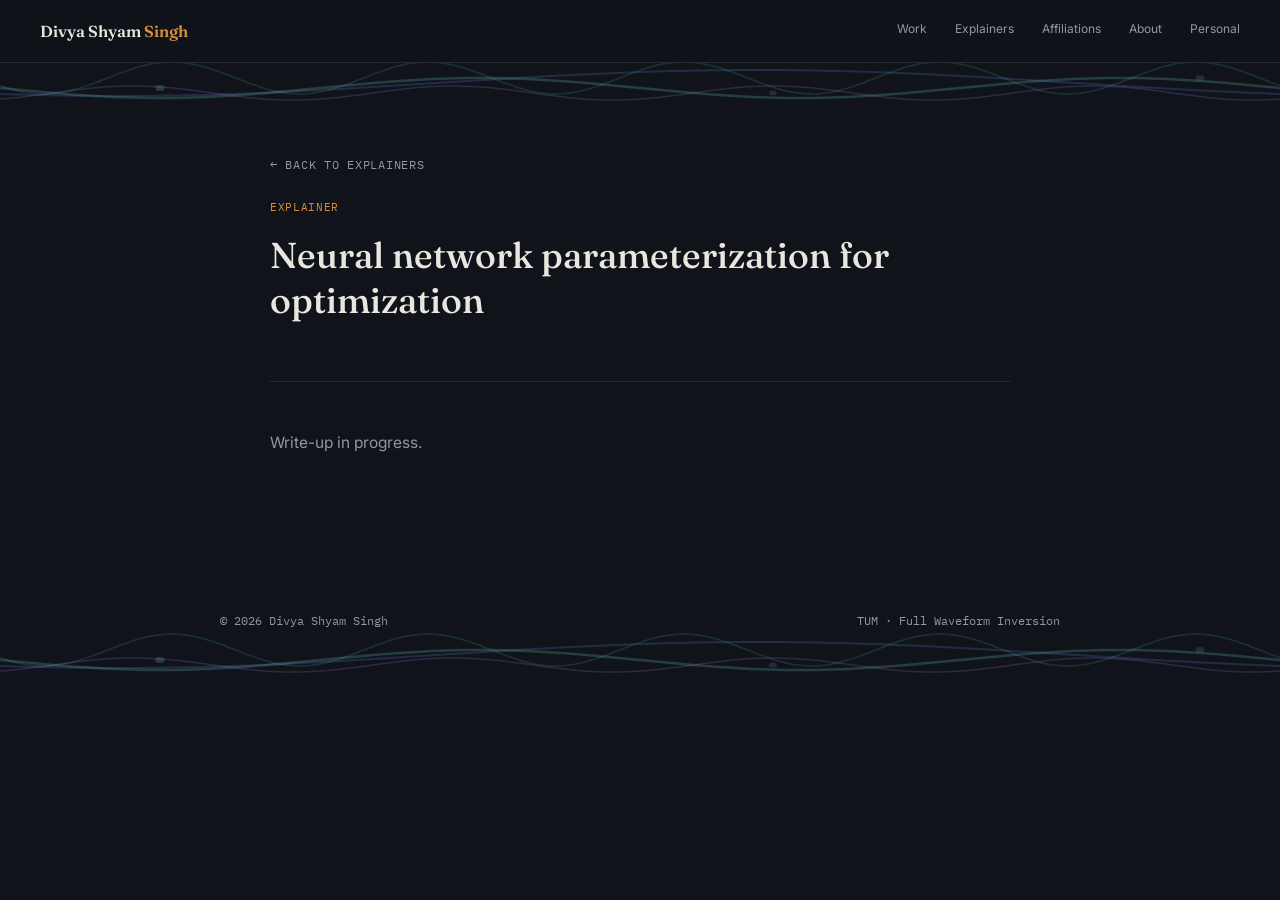
<file: explainers/nn-parameterization-optimization.html>
<!DOCTYPE html>
<html lang="en">
<head>
<meta charset="UTF-8">
<meta name="viewport" content="width=device-width, initial-scale=1.0">
<title>Neural Network Parameterization for Optimization — Divya Shyam Singh</title>
<meta name="description" content="An explainer on neural network parameterization as an implicit regularizer in optimization, from Divya Shyam Singh — write-up in progress.">
<link rel="canonical" href="https://divshysin.github.io/explainers/nn-parameterization-optimization.html">
<meta name="robots" content="noindex">
<link rel="preconnect" href="https://fonts.googleapis.com">
<link rel="preconnect" href="https://fonts.gstatic.com" crossorigin>
<link href="https://fonts.googleapis.com/css2?family=Fraunces:opsz,wght@9..144,400;9..144,500;9..144,600&family=IBM+Plex+Mono:wght@400;500&family=Inter:wght@400;500&display=swap" rel="stylesheet">
<link rel="stylesheet" href="../styles.css?v=20260811c">
<style>
  main{ max-width:820px; }
  section{ padding:0; border-bottom:none; }
  article{ padding:150px 0 100px; }
  .paper-head{ padding-bottom:40px; border-bottom:1px solid var(--line); margin-bottom:48px; }
  .paper-head .eyebrow{ margin-bottom:16px; }
  .paper-head h1{ font-family:'Fraunces', serif; font-weight:500; font-size:clamp(26px,4vw,36px); line-height:1.25; margin:0 0 18px; }
  .back-link{ font-size:12px; color:var(--text-dim); text-decoration:none; }
  .back-link:hover{ color:var(--text); }
  .coming-soon{ color:var(--text-dim); font-size:15.5px; max-width:60ch; }
</style>
</head>
<body>
<div class="edge-waves top-waves" aria-hidden="true">
  <svg viewBox="0 0 1600 60" preserveAspectRatio="none">
    <path class="w2" d="M0.0 35.94 L5.0 36.21 L10.0 36.46 L15.0 36.69 L20.0 36.9 L25.0 37.1 L30.0 37.28 L35.0 37.43 L40.0 37.57 L45.0 37.69 L50.0 37.79 L55.0 37.87 L60.0 37.94 L65.0 37.98 L70.0 38.0 L75.0 38.0 L80.0 37.98 L85.0 37.94 L90.0 37.88 L95.0 37.8 L100.0 37.7 L105.0 37.58 L110.0 37.45 L115.0 37.29 L120.0 37.11 L125.0 36.92 L130.0 36.7 L135.0 36.47 L140.0 36.22 L145.0 35.96 L150.0 35.68 L155.0 35.38 L160.0 35.06 L165.0 34.73 L170.0 34.38 L175.0 34.02 L180.0 33.65 L185.0 33.26 L190.0 32.86 L195.0 32.45 L200.0 32.02 L205.0 31.59 L210.0 31.14 L215.0 30.69 L220.0 30.23 L225.0 29.75 L230.0 29.28 L235.0 28.79 L240.0 28.3 L245.0 27.8 L250.0 27.3 L255.0 26.8 L260.0 26.29 L265.0 25.78 L270.0 25.27 L275.0 24.76 L280.0 24.25 L285.0 23.74 L290.0 23.24 L295.0 22.73 L300.0 22.23 L305.0 21.74 L310.0 21.24 L315.0 20.76 L320.0 20.28 L325.0 19.81 L330.0 19.34 L335.0 18.89 L340.0 18.44 L345.0 18.01 L350.0 17.58 L355.0 17.17 L360.0 16.77 L365.0 16.38 L370.0 16.0 L375.0 15.64 L380.0 15.29 L385.0 14.96 L390.0 14.65 L395.0 14.35 L400.0 14.06 L405.0 13.79 L410.0 13.54 L415.0 13.31 L420.0 13.1 L425.0 12.9 L430.0 12.72 L435.0 12.57 L440.0 12.43 L445.0 12.31 L450.0 12.21 L455.0 12.13 L460.0 12.06 L465.0 12.02 L470.0 12.0 L475.0 12.0 L480.0 12.02 L485.0 12.06 L490.0 12.12 L495.0 12.2 L500.0 12.3 L505.0 12.42 L510.0 12.55 L515.0 12.71 L520.0 12.89 L525.0 13.08 L530.0 13.3 L535.0 13.53 L540.0 13.78 L545.0 14.04 L550.0 14.32 L555.0 14.62 L560.0 14.94 L565.0 15.27 L570.0 15.62 L575.0 15.98 L580.0 16.35 L585.0 16.74 L590.0 17.14 L595.0 17.55 L600.0 17.98 L605.0 18.41 L610.0 18.86 L615.0 19.31 L620.0 19.77 L625.0 20.25 L630.0 20.72 L635.0 21.21 L640.0 21.7 L645.0 22.2 L650.0 22.7 L655.0 23.2 L660.0 23.71 L665.0 24.22 L670.0 24.73 L675.0 25.24 L680.0 25.75 L685.0 26.26 L690.0 26.76 L695.0 27.27 L700.0 27.77 L705.0 28.26 L710.0 28.76 L715.0 29.24 L720.0 29.72 L725.0 30.19 L730.0 30.66 L735.0 31.11 L740.0 31.56 L745.0 31.99 L750.0 32.42 L755.0 32.83 L760.0 33.23 L765.0 33.62 L770.0 34.0 L775.0 34.36 L780.0 34.71 L785.0 35.04 L790.0 35.35 L795.0 35.65 L800.0 35.94 L805.0 36.21 L810.0 36.46 L815.0 36.69 L820.0 36.9 L825.0 37.1 L830.0 37.28 L835.0 37.43 L840.0 37.57 L845.0 37.69 L850.0 37.79 L855.0 37.87 L860.0 37.94 L865.0 37.98 L870.0 38.0 L875.0 38.0 L880.0 37.98 L885.0 37.94 L890.0 37.88 L895.0 37.8 L900.0 37.7 L905.0 37.58 L910.0 37.45 L915.0 37.29 L920.0 37.11 L925.0 36.92 L930.0 36.7 L935.0 36.47 L940.0 36.22 L945.0 35.96 L950.0 35.68 L955.0 35.38 L960.0 35.06 L965.0 34.73 L970.0 34.38 L975.0 34.02 L980.0 33.65 L985.0 33.26 L990.0 32.86 L995.0 32.45 L1000.0 32.02 L1005.0 31.59 L1010.0 31.14 L1015.0 30.69 L1020.0 30.23 L1025.0 29.75 L1030.0 29.28 L1035.0 28.79 L1040.0 28.3 L1045.0 27.8 L1050.0 27.3 L1055.0 26.8 L1060.0 26.29 L1065.0 25.78 L1070.0 25.27 L1075.0 24.76 L1080.0 24.25 L1085.0 23.74 L1090.0 23.24 L1095.0 22.73 L1100.0 22.23 L1105.0 21.74 L1110.0 21.24 L1115.0 20.76 L1120.0 20.28 L1125.0 19.81 L1130.0 19.34 L1135.0 18.89 L1140.0 18.44 L1145.0 18.01 L1150.0 17.58 L1155.0 17.17 L1160.0 16.77 L1165.0 16.38 L1170.0 16.0 L1175.0 15.64 L1180.0 15.29 L1185.0 14.96 L1190.0 14.65 L1195.0 14.35 L1200.0 14.06 L1205.0 13.79 L1210.0 13.54 L1215.0 13.31 L1220.0 13.1 L1225.0 12.9 L1230.0 12.72 L1235.0 12.57 L1240.0 12.43 L1245.0 12.31 L1250.0 12.21 L1255.0 12.13 L1260.0 12.06 L1265.0 12.02 L1270.0 12.0 L1275.0 12.0 L1280.0 12.02 L1285.0 12.06 L1290.0 12.12 L1295.0 12.2 L1300.0 12.3 L1305.0 12.42 L1310.0 12.55 L1315.0 12.71 L1320.0 12.89 L1325.0 13.08 L1330.0 13.3 L1335.0 13.53 L1340.0 13.78 L1345.0 14.04 L1350.0 14.32 L1355.0 14.62 L1360.0 14.94 L1365.0 15.27 L1370.0 15.62 L1375.0 15.98 L1380.0 16.35 L1385.0 16.74 L1390.0 17.14 L1395.0 17.55 L1400.0 17.98 L1405.0 18.41 L1410.0 18.86 L1415.0 19.31 L1420.0 19.77 L1425.0 20.25 L1430.0 20.72 L1435.0 21.21 L1440.0 21.7 L1445.0 22.2 L1450.0 22.7 L1455.0 23.2 L1460.0 23.71 L1465.0 24.22 L1470.0 24.73 L1475.0 25.24 L1480.0 25.75 L1485.0 26.26 L1490.0 26.76 L1495.0 27.27 L1500.0 27.77 L1505.0 28.26 L1510.0 28.76 L1515.0 29.24 L1520.0 29.72 L1525.0 30.19 L1530.0 30.66 L1535.0 31.11 L1540.0 31.56 L1545.0 31.99 L1550.0 32.42 L1555.0 32.83 L1560.0 33.23 L1565.0 33.62 L1570.0 34.0 L1575.0 34.36 L1580.0 34.71 L1585.0 35.04 L1590.0 35.35 L1595.0 35.65 L1600.0 35.94"/>
    <path class="w1" d="M0.0 30.0 L5.0 30.78 L10.0 31.56 L15.0 32.33 L20.0 33.09 L25.0 33.83 L30.0 34.54 L35.0 35.22 L40.0 35.88 L45.0 36.49 L50.0 37.07 L55.0 37.6 L60.0 38.09 L65.0 38.53 L70.0 38.91 L75.0 39.24 L80.0 39.51 L85.0 39.72 L90.0 39.88 L95.0 39.97 L100.0 40.0 L105.0 39.97 L110.0 39.88 L115.0 39.72 L120.0 39.51 L125.0 39.24 L130.0 38.91 L135.0 38.53 L140.0 38.09 L145.0 37.6 L150.0 37.07 L155.0 36.49 L160.0 35.88 L165.0 35.22 L170.0 34.54 L175.0 33.83 L180.0 33.09 L185.0 32.33 L190.0 31.56 L195.0 30.78 L200.0 30.0 L205.0 29.22 L210.0 28.44 L215.0 27.67 L220.0 26.91 L225.0 26.17 L230.0 25.46 L235.0 24.78 L240.0 24.12 L245.0 23.51 L250.0 22.93 L255.0 22.4 L260.0 21.91 L265.0 21.47 L270.0 21.09 L275.0 20.76 L280.0 20.49 L285.0 20.28 L290.0 20.12 L295.0 20.03 L300.0 20.0 L305.0 20.03 L310.0 20.12 L315.0 20.28 L320.0 20.49 L325.0 20.76 L330.0 21.09 L335.0 21.47 L340.0 21.91 L345.0 22.4 L350.0 22.93 L355.0 23.51 L360.0 24.12 L365.0 24.78 L370.0 25.46 L375.0 26.17 L380.0 26.91 L385.0 27.67 L390.0 28.44 L395.0 29.22 L400.0 30.0 L405.0 30.78 L410.0 31.56 L415.0 32.33 L420.0 33.09 L425.0 33.83 L430.0 34.54 L435.0 35.22 L440.0 35.88 L445.0 36.49 L450.0 37.07 L455.0 37.6 L460.0 38.09 L465.0 38.53 L470.0 38.91 L475.0 39.24 L480.0 39.51 L485.0 39.72 L490.0 39.88 L495.0 39.97 L500.0 40.0 L505.0 39.97 L510.0 39.88 L515.0 39.72 L520.0 39.51 L525.0 39.24 L530.0 38.91 L535.0 38.53 L540.0 38.09 L545.0 37.6 L550.0 37.07 L555.0 36.49 L560.0 35.88 L565.0 35.22 L570.0 34.54 L575.0 33.83 L580.0 33.09 L585.0 32.33 L590.0 31.56 L595.0 30.78 L600.0 30.0 L605.0 29.22 L610.0 28.44 L615.0 27.67 L620.0 26.91 L625.0 26.17 L630.0 25.46 L635.0 24.78 L640.0 24.12 L645.0 23.51 L650.0 22.93 L655.0 22.4 L660.0 21.91 L665.0 21.47 L670.0 21.09 L675.0 20.76 L680.0 20.49 L685.0 20.28 L690.0 20.12 L695.0 20.03 L700.0 20.0 L705.0 20.03 L710.0 20.12 L715.0 20.28 L720.0 20.49 L725.0 20.76 L730.0 21.09 L735.0 21.47 L740.0 21.91 L745.0 22.4 L750.0 22.93 L755.0 23.51 L760.0 24.12 L765.0 24.78 L770.0 25.46 L775.0 26.17 L780.0 26.91 L785.0 27.67 L790.0 28.44 L795.0 29.22 L800.0 30.0 L805.0 30.78 L810.0 31.56 L815.0 32.33 L820.0 33.09 L825.0 33.83 L830.0 34.54 L835.0 35.22 L840.0 35.88 L845.0 36.49 L850.0 37.07 L855.0 37.6 L860.0 38.09 L865.0 38.53 L870.0 38.91 L875.0 39.24 L880.0 39.51 L885.0 39.72 L890.0 39.88 L895.0 39.97 L900.0 40.0 L905.0 39.97 L910.0 39.88 L915.0 39.72 L920.0 39.51 L925.0 39.24 L930.0 38.91 L935.0 38.53 L940.0 38.09 L945.0 37.6 L950.0 37.07 L955.0 36.49 L960.0 35.88 L965.0 35.22 L970.0 34.54 L975.0 33.83 L980.0 33.09 L985.0 32.33 L990.0 31.56 L995.0 30.78 L1000.0 30.0 L1005.0 29.22 L1010.0 28.44 L1015.0 27.67 L1020.0 26.91 L1025.0 26.17 L1030.0 25.46 L1035.0 24.78 L1040.0 24.12 L1045.0 23.51 L1050.0 22.93 L1055.0 22.4 L1060.0 21.91 L1065.0 21.47 L1070.0 21.09 L1075.0 20.76 L1080.0 20.49 L1085.0 20.28 L1090.0 20.12 L1095.0 20.03 L1100.0 20.0 L1105.0 20.03 L1110.0 20.12 L1115.0 20.28 L1120.0 20.49 L1125.0 20.76 L1130.0 21.09 L1135.0 21.47 L1140.0 21.91 L1145.0 22.4 L1150.0 22.93 L1155.0 23.51 L1160.0 24.12 L1165.0 24.78 L1170.0 25.46 L1175.0 26.17 L1180.0 26.91 L1185.0 27.67 L1190.0 28.44 L1195.0 29.22 L1200.0 30.0 L1205.0 30.78 L1210.0 31.56 L1215.0 32.33 L1220.0 33.09 L1225.0 33.83 L1230.0 34.54 L1235.0 35.22 L1240.0 35.88 L1245.0 36.49 L1250.0 37.07 L1255.0 37.6 L1260.0 38.09 L1265.0 38.53 L1270.0 38.91 L1275.0 39.24 L1280.0 39.51 L1285.0 39.72 L1290.0 39.88 L1295.0 39.97 L1300.0 40.0 L1305.0 39.97 L1310.0 39.88 L1315.0 39.72 L1320.0 39.51 L1325.0 39.24 L1330.0 38.91 L1335.0 38.53 L1340.0 38.09 L1345.0 37.6 L1350.0 37.07 L1355.0 36.49 L1360.0 35.88 L1365.0 35.22 L1370.0 34.54 L1375.0 33.83 L1380.0 33.09 L1385.0 32.33 L1390.0 31.56 L1395.0 30.78 L1400.0 30.0 L1405.0 29.22 L1410.0 28.44 L1415.0 27.67 L1420.0 26.91 L1425.0 26.17 L1430.0 25.46 L1435.0 24.78 L1440.0 24.12 L1445.0 23.51 L1450.0 22.93 L1455.0 22.4 L1460.0 21.91 L1465.0 21.47 L1470.0 21.09 L1475.0 20.76 L1480.0 20.49 L1485.0 20.28 L1490.0 20.12 L1495.0 20.03 L1500.0 20.0 L1505.0 20.03 L1510.0 20.12 L1515.0 20.28 L1520.0 20.49 L1525.0 20.76 L1530.0 21.09 L1535.0 21.47 L1540.0 21.91 L1545.0 22.4 L1550.0 22.93 L1555.0 23.51 L1560.0 24.12 L1565.0 24.78 L1570.0 25.46 L1575.0 26.17 L1580.0 26.91 L1585.0 27.67 L1590.0 28.44 L1595.0 29.22 L1600.0 30.0"/>
    <path class="w4" d="M0.0 27.67 L5.0 30.26 L10.0 32.46 L15.0 34.18 L20.0 35.35 L25.0 35.94 L30.0 35.91 L35.0 35.27 L40.0 34.04 L45.0 32.28 L50.0 30.04 L55.0 27.41 L60.0 24.5 L65.0 21.42 L70.0 18.29 L75.0 15.22 L80.0 12.33 L85.0 9.74 L90.0 7.54 L95.0 5.82 L100.0 4.65 L105.0 4.06 L110.0 4.09 L115.0 4.73 L120.0 5.96 L125.0 7.72 L130.0 9.96 L135.0 12.59 L140.0 15.5 L145.0 18.58 L150.0 21.71 L155.0 24.78 L160.0 27.67 L165.0 30.26 L170.0 32.46 L175.0 34.18 L180.0 35.35 L185.0 35.94 L190.0 35.91 L195.0 35.27 L200.0 34.04 L205.0 32.28 L210.0 30.04 L215.0 27.41 L220.0 24.5 L225.0 21.42 L230.0 18.29 L235.0 15.22 L240.0 12.33 L245.0 9.74 L250.0 7.54 L255.0 5.82 L260.0 4.65 L265.0 4.06 L270.0 4.09 L275.0 4.73 L280.0 5.96 L285.0 7.72 L290.0 9.96 L295.0 12.59 L300.0 15.5 L305.0 18.58 L310.0 21.71 L315.0 24.78 L320.0 27.67 L325.0 30.26 L330.0 32.46 L335.0 34.18 L340.0 35.35 L345.0 35.94 L350.0 35.91 L355.0 35.27 L360.0 34.04 L365.0 32.28 L370.0 30.04 L375.0 27.41 L380.0 24.5 L385.0 21.42 L390.0 18.29 L395.0 15.22 L400.0 12.33 L405.0 9.74 L410.0 7.54 L415.0 5.82 L420.0 4.65 L425.0 4.06 L430.0 4.09 L435.0 4.73 L440.0 5.96 L445.0 7.72 L450.0 9.96 L455.0 12.59 L460.0 15.5 L465.0 18.58 L470.0 21.71 L475.0 24.78 L480.0 27.67 L485.0 30.26 L490.0 32.46 L495.0 34.18 L500.0 35.35 L505.0 35.94 L510.0 35.91 L515.0 35.27 L520.0 34.04 L525.0 32.28 L530.0 30.04 L535.0 27.41 L540.0 24.5 L545.0 21.42 L550.0 18.29 L555.0 15.22 L560.0 12.33 L565.0 9.74 L570.0 7.54 L575.0 5.82 L580.0 4.65 L585.0 4.06 L590.0 4.09 L595.0 4.73 L600.0 5.96 L605.0 7.72 L610.0 9.96 L615.0 12.59 L620.0 15.5 L625.0 18.58 L630.0 21.71 L635.0 24.78 L640.0 27.67 L645.0 30.26 L650.0 32.46 L655.0 34.18 L660.0 35.35 L665.0 35.94 L670.0 35.91 L675.0 35.27 L680.0 34.04 L685.0 32.28 L690.0 30.04 L695.0 27.41 L700.0 24.5 L705.0 21.42 L710.0 18.29 L715.0 15.22 L720.0 12.33 L725.0 9.74 L730.0 7.54 L735.0 5.82 L740.0 4.65 L745.0 4.06 L750.0 4.09 L755.0 4.73 L760.0 5.96 L765.0 7.72 L770.0 9.96 L775.0 12.59 L780.0 15.5 L785.0 18.58 L790.0 21.71 L795.0 24.78 L800.0 27.67 L805.0 30.26 L810.0 32.46 L815.0 34.18 L820.0 35.35 L825.0 35.94 L830.0 35.91 L835.0 35.27 L840.0 34.04 L845.0 32.28 L850.0 30.04 L855.0 27.41 L860.0 24.5 L865.0 21.42 L870.0 18.29 L875.0 15.22 L880.0 12.33 L885.0 9.74 L890.0 7.54 L895.0 5.82 L900.0 4.65 L905.0 4.06 L910.0 4.09 L915.0 4.73 L920.0 5.96 L925.0 7.72 L930.0 9.96 L935.0 12.59 L940.0 15.5 L945.0 18.58 L950.0 21.71 L955.0 24.78 L960.0 27.67 L965.0 30.26 L970.0 32.46 L975.0 34.18 L980.0 35.35 L985.0 35.94 L990.0 35.91 L995.0 35.27 L1000.0 34.04 L1005.0 32.28 L1010.0 30.04 L1015.0 27.41 L1020.0 24.5 L1025.0 21.42 L1030.0 18.29 L1035.0 15.22 L1040.0 12.33 L1045.0 9.74 L1050.0 7.54 L1055.0 5.82 L1060.0 4.65 L1065.0 4.06 L1070.0 4.09 L1075.0 4.73 L1080.0 5.96 L1085.0 7.72 L1090.0 9.96 L1095.0 12.59 L1100.0 15.5 L1105.0 18.58 L1110.0 21.71 L1115.0 24.78 L1120.0 27.67 L1125.0 30.26 L1130.0 32.46 L1135.0 34.18 L1140.0 35.35 L1145.0 35.94 L1150.0 35.91 L1155.0 35.27 L1160.0 34.04 L1165.0 32.28 L1170.0 30.04 L1175.0 27.41 L1180.0 24.5 L1185.0 21.42 L1190.0 18.29 L1195.0 15.22 L1200.0 12.33 L1205.0 9.74 L1210.0 7.54 L1215.0 5.82 L1220.0 4.65 L1225.0 4.06 L1230.0 4.09 L1235.0 4.73 L1240.0 5.96 L1245.0 7.72 L1250.0 9.96 L1255.0 12.59 L1260.0 15.5 L1265.0 18.58 L1270.0 21.71 L1275.0 24.78 L1280.0 27.67 L1285.0 30.26 L1290.0 32.46 L1295.0 34.18 L1300.0 35.35 L1305.0 35.94 L1310.0 35.91 L1315.0 35.27 L1320.0 34.04 L1325.0 32.28 L1330.0 30.04 L1335.0 27.41 L1340.0 24.5 L1345.0 21.42 L1350.0 18.29 L1355.0 15.22 L1360.0 12.33 L1365.0 9.74 L1370.0 7.54 L1375.0 5.82 L1380.0 4.65 L1385.0 4.06 L1390.0 4.09 L1395.0 4.73 L1400.0 5.96 L1405.0 7.72 L1410.0 9.96 L1415.0 12.59 L1420.0 15.5 L1425.0 18.58 L1430.0 21.71 L1435.0 24.78 L1440.0 27.67 L1445.0 30.26 L1450.0 32.46 L1455.0 34.18 L1460.0 35.35 L1465.0 35.94 L1470.0 35.91 L1475.0 35.27 L1480.0 34.04 L1485.0 32.28 L1490.0 30.04 L1495.0 27.41 L1500.0 24.5 L1505.0 21.42 L1510.0 18.29 L1515.0 15.22 L1520.0 12.33 L1525.0 9.74 L1530.0 7.54 L1535.0 5.82 L1540.0 4.65 L1545.0 4.06 L1550.0 4.09 L1555.0 4.73 L1560.0 5.96 L1565.0 7.72 L1570.0 9.96 L1575.0 12.59 L1580.0 15.5 L1585.0 18.58 L1590.0 21.71 L1595.0 24.78 L1600.0 27.67"/>
    <path class="w3" d="M0.0 41.04 L5.0 40.42 L10.0 39.65 L15.0 38.78 L20.0 37.81 L25.0 36.77 L30.0 35.69 L35.0 34.59 L40.0 33.51 L45.0 32.45 L50.0 31.47 L55.0 30.56 L60.0 29.77 L65.0 29.11 L70.0 28.59 L75.0 28.23 L80.0 28.03 L85.0 28.01 L90.0 28.16 L95.0 28.48 L100.0 28.96 L105.0 29.58 L110.0 30.35 L115.0 31.22 L120.0 32.19 L125.0 33.23 L130.0 34.31 L135.0 35.41 L140.0 36.49 L145.0 37.55 L150.0 38.53 L155.0 39.44 L160.0 40.23 L165.0 40.89 L170.0 41.41 L175.0 41.77 L180.0 41.97 L185.0 41.99 L190.0 41.84 L195.0 41.52 L200.0 41.04 L205.0 40.42 L210.0 39.65 L215.0 38.78 L220.0 37.81 L225.0 36.77 L230.0 35.69 L235.0 34.59 L240.0 33.51 L245.0 32.45 L250.0 31.47 L255.0 30.56 L260.0 29.77 L265.0 29.11 L270.0 28.59 L275.0 28.23 L280.0 28.03 L285.0 28.01 L290.0 28.16 L295.0 28.48 L300.0 28.96 L305.0 29.58 L310.0 30.35 L315.0 31.22 L320.0 32.19 L325.0 33.23 L330.0 34.31 L335.0 35.41 L340.0 36.49 L345.0 37.55 L350.0 38.53 L355.0 39.44 L360.0 40.23 L365.0 40.89 L370.0 41.41 L375.0 41.77 L380.0 41.97 L385.0 41.99 L390.0 41.84 L395.0 41.52 L400.0 41.04 L405.0 40.42 L410.0 39.65 L415.0 38.78 L420.0 37.81 L425.0 36.77 L430.0 35.69 L435.0 34.59 L440.0 33.51 L445.0 32.45 L450.0 31.47 L455.0 30.56 L460.0 29.77 L465.0 29.11 L470.0 28.59 L475.0 28.23 L480.0 28.03 L485.0 28.01 L490.0 28.16 L495.0 28.48 L500.0 28.96 L505.0 29.58 L510.0 30.35 L515.0 31.22 L520.0 32.19 L525.0 33.23 L530.0 34.31 L535.0 35.41 L540.0 36.49 L545.0 37.55 L550.0 38.53 L555.0 39.44 L560.0 40.23 L565.0 40.89 L570.0 41.41 L575.0 41.77 L580.0 41.97 L585.0 41.99 L590.0 41.84 L595.0 41.52 L600.0 41.04 L605.0 40.42 L610.0 39.65 L615.0 38.78 L620.0 37.81 L625.0 36.77 L630.0 35.69 L635.0 34.59 L640.0 33.51 L645.0 32.45 L650.0 31.47 L655.0 30.56 L660.0 29.77 L665.0 29.11 L670.0 28.59 L675.0 28.23 L680.0 28.03 L685.0 28.01 L690.0 28.16 L695.0 28.48 L700.0 28.96 L705.0 29.58 L710.0 30.35 L715.0 31.22 L720.0 32.19 L725.0 33.23 L730.0 34.31 L735.0 35.41 L740.0 36.49 L745.0 37.55 L750.0 38.53 L755.0 39.44 L760.0 40.23 L765.0 40.89 L770.0 41.41 L775.0 41.77 L780.0 41.97 L785.0 41.99 L790.0 41.84 L795.0 41.52 L800.0 41.04 L805.0 40.42 L810.0 39.65 L815.0 38.78 L820.0 37.81 L825.0 36.77 L830.0 35.69 L835.0 34.59 L840.0 33.51 L845.0 32.45 L850.0 31.47 L855.0 30.56 L860.0 29.77 L865.0 29.11 L870.0 28.59 L875.0 28.23 L880.0 28.03 L885.0 28.01 L890.0 28.16 L895.0 28.48 L900.0 28.96 L905.0 29.58 L910.0 30.35 L915.0 31.22 L920.0 32.19 L925.0 33.23 L930.0 34.31 L935.0 35.41 L940.0 36.49 L945.0 37.55 L950.0 38.53 L955.0 39.44 L960.0 40.23 L965.0 40.89 L970.0 41.41 L975.0 41.77 L980.0 41.97 L985.0 41.99 L990.0 41.84 L995.0 41.52 L1000.0 41.04 L1005.0 40.42 L1010.0 39.65 L1015.0 38.78 L1020.0 37.81 L1025.0 36.77 L1030.0 35.69 L1035.0 34.59 L1040.0 33.51 L1045.0 32.45 L1050.0 31.47 L1055.0 30.56 L1060.0 29.77 L1065.0 29.11 L1070.0 28.59 L1075.0 28.23 L1080.0 28.03 L1085.0 28.01 L1090.0 28.16 L1095.0 28.48 L1100.0 28.96 L1105.0 29.58 L1110.0 30.35 L1115.0 31.22 L1120.0 32.19 L1125.0 33.23 L1130.0 34.31 L1135.0 35.41 L1140.0 36.49 L1145.0 37.55 L1150.0 38.53 L1155.0 39.44 L1160.0 40.23 L1165.0 40.89 L1170.0 41.41 L1175.0 41.77 L1180.0 41.97 L1185.0 41.99 L1190.0 41.84 L1195.0 41.52 L1200.0 41.04 L1205.0 40.42 L1210.0 39.65 L1215.0 38.78 L1220.0 37.81 L1225.0 36.77 L1230.0 35.69 L1235.0 34.59 L1240.0 33.51 L1245.0 32.45 L1250.0 31.47 L1255.0 30.56 L1260.0 29.77 L1265.0 29.11 L1270.0 28.59 L1275.0 28.23 L1280.0 28.03 L1285.0 28.01 L1290.0 28.16 L1295.0 28.48 L1300.0 28.96 L1305.0 29.58 L1310.0 30.35 L1315.0 31.22 L1320.0 32.19 L1325.0 33.23 L1330.0 34.31 L1335.0 35.41 L1340.0 36.49 L1345.0 37.55 L1350.0 38.53 L1355.0 39.44 L1360.0 40.23 L1365.0 40.89 L1370.0 41.41 L1375.0 41.77 L1380.0 41.97 L1385.0 41.99 L1390.0 41.84 L1395.0 41.52 L1400.0 41.04 L1405.0 40.42 L1410.0 39.65 L1415.0 38.78 L1420.0 37.81 L1425.0 36.77 L1430.0 35.69 L1435.0 34.59 L1440.0 33.51 L1445.0 32.45 L1450.0 31.47 L1455.0 30.56 L1460.0 29.77 L1465.0 29.11 L1470.0 28.59 L1475.0 28.23 L1480.0 28.03 L1485.0 28.01 L1490.0 28.16 L1495.0 28.48 L1500.0 28.96 L1505.0 29.58 L1510.0 30.35 L1515.0 31.22 L1520.0 32.19 L1525.0 33.23 L1530.0 34.31 L1535.0 35.41 L1540.0 36.49 L1545.0 37.55 L1550.0 38.53 L1555.0 39.44 L1560.0 40.23 L1565.0 40.89 L1570.0 41.41 L1575.0 41.77 L1580.0 41.97 L1585.0 41.99 L1590.0 41.84 L1595.0 41.52 L1600.0 41.04"/>
    <circle class="w1" cx="100" cy="30" r="3"/>
    <circle class="w3" cx="483" cy="35" r="2.5"/>
    <circle class="w4" cx="750" cy="20" r="3"/>
    <circle class="w2" cx="1266" cy="25" r="3"/>
  </svg>
</div>
<div class="edge-waves bottom-waves" aria-hidden="true">
  <svg viewBox="0 0 1600 60" preserveAspectRatio="none">
    <path class="w2" d="M0.0 35.94 L5.0 36.21 L10.0 36.46 L15.0 36.69 L20.0 36.9 L25.0 37.1 L30.0 37.28 L35.0 37.43 L40.0 37.57 L45.0 37.69 L50.0 37.79 L55.0 37.87 L60.0 37.94 L65.0 37.98 L70.0 38.0 L75.0 38.0 L80.0 37.98 L85.0 37.94 L90.0 37.88 L95.0 37.8 L100.0 37.7 L105.0 37.58 L110.0 37.45 L115.0 37.29 L120.0 37.11 L125.0 36.92 L130.0 36.7 L135.0 36.47 L140.0 36.22 L145.0 35.96 L150.0 35.68 L155.0 35.38 L160.0 35.06 L165.0 34.73 L170.0 34.38 L175.0 34.02 L180.0 33.65 L185.0 33.26 L190.0 32.86 L195.0 32.45 L200.0 32.02 L205.0 31.59 L210.0 31.14 L215.0 30.69 L220.0 30.23 L225.0 29.75 L230.0 29.28 L235.0 28.79 L240.0 28.3 L245.0 27.8 L250.0 27.3 L255.0 26.8 L260.0 26.29 L265.0 25.78 L270.0 25.27 L275.0 24.76 L280.0 24.25 L285.0 23.74 L290.0 23.24 L295.0 22.73 L300.0 22.23 L305.0 21.74 L310.0 21.24 L315.0 20.76 L320.0 20.28 L325.0 19.81 L330.0 19.34 L335.0 18.89 L340.0 18.44 L345.0 18.01 L350.0 17.58 L355.0 17.17 L360.0 16.77 L365.0 16.38 L370.0 16.0 L375.0 15.64 L380.0 15.29 L385.0 14.96 L390.0 14.65 L395.0 14.35 L400.0 14.06 L405.0 13.79 L410.0 13.54 L415.0 13.31 L420.0 13.1 L425.0 12.9 L430.0 12.72 L435.0 12.57 L440.0 12.43 L445.0 12.31 L450.0 12.21 L455.0 12.13 L460.0 12.06 L465.0 12.02 L470.0 12.0 L475.0 12.0 L480.0 12.02 L485.0 12.06 L490.0 12.12 L495.0 12.2 L500.0 12.3 L505.0 12.42 L510.0 12.55 L515.0 12.71 L520.0 12.89 L525.0 13.08 L530.0 13.3 L535.0 13.53 L540.0 13.78 L545.0 14.04 L550.0 14.32 L555.0 14.62 L560.0 14.94 L565.0 15.27 L570.0 15.62 L575.0 15.98 L580.0 16.35 L585.0 16.74 L590.0 17.14 L595.0 17.55 L600.0 17.98 L605.0 18.41 L610.0 18.86 L615.0 19.31 L620.0 19.77 L625.0 20.25 L630.0 20.72 L635.0 21.21 L640.0 21.7 L645.0 22.2 L650.0 22.7 L655.0 23.2 L660.0 23.71 L665.0 24.22 L670.0 24.73 L675.0 25.24 L680.0 25.75 L685.0 26.26 L690.0 26.76 L695.0 27.27 L700.0 27.77 L705.0 28.26 L710.0 28.76 L715.0 29.24 L720.0 29.72 L725.0 30.19 L730.0 30.66 L735.0 31.11 L740.0 31.56 L745.0 31.99 L750.0 32.42 L755.0 32.83 L760.0 33.23 L765.0 33.62 L770.0 34.0 L775.0 34.36 L780.0 34.71 L785.0 35.04 L790.0 35.35 L795.0 35.65 L800.0 35.94 L805.0 36.21 L810.0 36.46 L815.0 36.69 L820.0 36.9 L825.0 37.1 L830.0 37.28 L835.0 37.43 L840.0 37.57 L845.0 37.69 L850.0 37.79 L855.0 37.87 L860.0 37.94 L865.0 37.98 L870.0 38.0 L875.0 38.0 L880.0 37.98 L885.0 37.94 L890.0 37.88 L895.0 37.8 L900.0 37.7 L905.0 37.58 L910.0 37.45 L915.0 37.29 L920.0 37.11 L925.0 36.92 L930.0 36.7 L935.0 36.47 L940.0 36.22 L945.0 35.96 L950.0 35.68 L955.0 35.38 L960.0 35.06 L965.0 34.73 L970.0 34.38 L975.0 34.02 L980.0 33.65 L985.0 33.26 L990.0 32.86 L995.0 32.45 L1000.0 32.02 L1005.0 31.59 L1010.0 31.14 L1015.0 30.69 L1020.0 30.23 L1025.0 29.75 L1030.0 29.28 L1035.0 28.79 L1040.0 28.3 L1045.0 27.8 L1050.0 27.3 L1055.0 26.8 L1060.0 26.29 L1065.0 25.78 L1070.0 25.27 L1075.0 24.76 L1080.0 24.25 L1085.0 23.74 L1090.0 23.24 L1095.0 22.73 L1100.0 22.23 L1105.0 21.74 L1110.0 21.24 L1115.0 20.76 L1120.0 20.28 L1125.0 19.81 L1130.0 19.34 L1135.0 18.89 L1140.0 18.44 L1145.0 18.01 L1150.0 17.58 L1155.0 17.17 L1160.0 16.77 L1165.0 16.38 L1170.0 16.0 L1175.0 15.64 L1180.0 15.29 L1185.0 14.96 L1190.0 14.65 L1195.0 14.35 L1200.0 14.06 L1205.0 13.79 L1210.0 13.54 L1215.0 13.31 L1220.0 13.1 L1225.0 12.9 L1230.0 12.72 L1235.0 12.57 L1240.0 12.43 L1245.0 12.31 L1250.0 12.21 L1255.0 12.13 L1260.0 12.06 L1265.0 12.02 L1270.0 12.0 L1275.0 12.0 L1280.0 12.02 L1285.0 12.06 L1290.0 12.12 L1295.0 12.2 L1300.0 12.3 L1305.0 12.42 L1310.0 12.55 L1315.0 12.71 L1320.0 12.89 L1325.0 13.08 L1330.0 13.3 L1335.0 13.53 L1340.0 13.78 L1345.0 14.04 L1350.0 14.32 L1355.0 14.62 L1360.0 14.94 L1365.0 15.27 L1370.0 15.62 L1375.0 15.98 L1380.0 16.35 L1385.0 16.74 L1390.0 17.14 L1395.0 17.55 L1400.0 17.98 L1405.0 18.41 L1410.0 18.86 L1415.0 19.31 L1420.0 19.77 L1425.0 20.25 L1430.0 20.72 L1435.0 21.21 L1440.0 21.7 L1445.0 22.2 L1450.0 22.7 L1455.0 23.2 L1460.0 23.71 L1465.0 24.22 L1470.0 24.73 L1475.0 25.24 L1480.0 25.75 L1485.0 26.26 L1490.0 26.76 L1495.0 27.27 L1500.0 27.77 L1505.0 28.26 L1510.0 28.76 L1515.0 29.24 L1520.0 29.72 L1525.0 30.19 L1530.0 30.66 L1535.0 31.11 L1540.0 31.56 L1545.0 31.99 L1550.0 32.42 L1555.0 32.83 L1560.0 33.23 L1565.0 33.62 L1570.0 34.0 L1575.0 34.36 L1580.0 34.71 L1585.0 35.04 L1590.0 35.35 L1595.0 35.65 L1600.0 35.94"/>
    <path class="w1" d="M0.0 30.0 L5.0 30.78 L10.0 31.56 L15.0 32.33 L20.0 33.09 L25.0 33.83 L30.0 34.54 L35.0 35.22 L40.0 35.88 L45.0 36.49 L50.0 37.07 L55.0 37.6 L60.0 38.09 L65.0 38.53 L70.0 38.91 L75.0 39.24 L80.0 39.51 L85.0 39.72 L90.0 39.88 L95.0 39.97 L100.0 40.0 L105.0 39.97 L110.0 39.88 L115.0 39.72 L120.0 39.51 L125.0 39.24 L130.0 38.91 L135.0 38.53 L140.0 38.09 L145.0 37.6 L150.0 37.07 L155.0 36.49 L160.0 35.88 L165.0 35.22 L170.0 34.54 L175.0 33.83 L180.0 33.09 L185.0 32.33 L190.0 31.56 L195.0 30.78 L200.0 30.0 L205.0 29.22 L210.0 28.44 L215.0 27.67 L220.0 26.91 L225.0 26.17 L230.0 25.46 L235.0 24.78 L240.0 24.12 L245.0 23.51 L250.0 22.93 L255.0 22.4 L260.0 21.91 L265.0 21.47 L270.0 21.09 L275.0 20.76 L280.0 20.49 L285.0 20.28 L290.0 20.12 L295.0 20.03 L300.0 20.0 L305.0 20.03 L310.0 20.12 L315.0 20.28 L320.0 20.49 L325.0 20.76 L330.0 21.09 L335.0 21.47 L340.0 21.91 L345.0 22.4 L350.0 22.93 L355.0 23.51 L360.0 24.12 L365.0 24.78 L370.0 25.46 L375.0 26.17 L380.0 26.91 L385.0 27.67 L390.0 28.44 L395.0 29.22 L400.0 30.0 L405.0 30.78 L410.0 31.56 L415.0 32.33 L420.0 33.09 L425.0 33.83 L430.0 34.54 L435.0 35.22 L440.0 35.88 L445.0 36.49 L450.0 37.07 L455.0 37.6 L460.0 38.09 L465.0 38.53 L470.0 38.91 L475.0 39.24 L480.0 39.51 L485.0 39.72 L490.0 39.88 L495.0 39.97 L500.0 40.0 L505.0 39.97 L510.0 39.88 L515.0 39.72 L520.0 39.51 L525.0 39.24 L530.0 38.91 L535.0 38.53 L540.0 38.09 L545.0 37.6 L550.0 37.07 L555.0 36.49 L560.0 35.88 L565.0 35.22 L570.0 34.54 L575.0 33.83 L580.0 33.09 L585.0 32.33 L590.0 31.56 L595.0 30.78 L600.0 30.0 L605.0 29.22 L610.0 28.44 L615.0 27.67 L620.0 26.91 L625.0 26.17 L630.0 25.46 L635.0 24.78 L640.0 24.12 L645.0 23.51 L650.0 22.93 L655.0 22.4 L660.0 21.91 L665.0 21.47 L670.0 21.09 L675.0 20.76 L680.0 20.49 L685.0 20.28 L690.0 20.12 L695.0 20.03 L700.0 20.0 L705.0 20.03 L710.0 20.12 L715.0 20.28 L720.0 20.49 L725.0 20.76 L730.0 21.09 L735.0 21.47 L740.0 21.91 L745.0 22.4 L750.0 22.93 L755.0 23.51 L760.0 24.12 L765.0 24.78 L770.0 25.46 L775.0 26.17 L780.0 26.91 L785.0 27.67 L790.0 28.44 L795.0 29.22 L800.0 30.0 L805.0 30.78 L810.0 31.56 L815.0 32.33 L820.0 33.09 L825.0 33.83 L830.0 34.54 L835.0 35.22 L840.0 35.88 L845.0 36.49 L850.0 37.07 L855.0 37.6 L860.0 38.09 L865.0 38.53 L870.0 38.91 L875.0 39.24 L880.0 39.51 L885.0 39.72 L890.0 39.88 L895.0 39.97 L900.0 40.0 L905.0 39.97 L910.0 39.88 L915.0 39.72 L920.0 39.51 L925.0 39.24 L930.0 38.91 L935.0 38.53 L940.0 38.09 L945.0 37.6 L950.0 37.07 L955.0 36.49 L960.0 35.88 L965.0 35.22 L970.0 34.54 L975.0 33.83 L980.0 33.09 L985.0 32.33 L990.0 31.56 L995.0 30.78 L1000.0 30.0 L1005.0 29.22 L1010.0 28.44 L1015.0 27.67 L1020.0 26.91 L1025.0 26.17 L1030.0 25.46 L1035.0 24.78 L1040.0 24.12 L1045.0 23.51 L1050.0 22.93 L1055.0 22.4 L1060.0 21.91 L1065.0 21.47 L1070.0 21.09 L1075.0 20.76 L1080.0 20.49 L1085.0 20.28 L1090.0 20.12 L1095.0 20.03 L1100.0 20.0 L1105.0 20.03 L1110.0 20.12 L1115.0 20.28 L1120.0 20.49 L1125.0 20.76 L1130.0 21.09 L1135.0 21.47 L1140.0 21.91 L1145.0 22.4 L1150.0 22.93 L1155.0 23.51 L1160.0 24.12 L1165.0 24.78 L1170.0 25.46 L1175.0 26.17 L1180.0 26.91 L1185.0 27.67 L1190.0 28.44 L1195.0 29.22 L1200.0 30.0 L1205.0 30.78 L1210.0 31.56 L1215.0 32.33 L1220.0 33.09 L1225.0 33.83 L1230.0 34.54 L1235.0 35.22 L1240.0 35.88 L1245.0 36.49 L1250.0 37.07 L1255.0 37.6 L1260.0 38.09 L1265.0 38.53 L1270.0 38.91 L1275.0 39.24 L1280.0 39.51 L1285.0 39.72 L1290.0 39.88 L1295.0 39.97 L1300.0 40.0 L1305.0 39.97 L1310.0 39.88 L1315.0 39.72 L1320.0 39.51 L1325.0 39.24 L1330.0 38.91 L1335.0 38.53 L1340.0 38.09 L1345.0 37.6 L1350.0 37.07 L1355.0 36.49 L1360.0 35.88 L1365.0 35.22 L1370.0 34.54 L1375.0 33.83 L1380.0 33.09 L1385.0 32.33 L1390.0 31.56 L1395.0 30.78 L1400.0 30.0 L1405.0 29.22 L1410.0 28.44 L1415.0 27.67 L1420.0 26.91 L1425.0 26.17 L1430.0 25.46 L1435.0 24.78 L1440.0 24.12 L1445.0 23.51 L1450.0 22.93 L1455.0 22.4 L1460.0 21.91 L1465.0 21.47 L1470.0 21.09 L1475.0 20.76 L1480.0 20.49 L1485.0 20.28 L1490.0 20.12 L1495.0 20.03 L1500.0 20.0 L1505.0 20.03 L1510.0 20.12 L1515.0 20.28 L1520.0 20.49 L1525.0 20.76 L1530.0 21.09 L1535.0 21.47 L1540.0 21.91 L1545.0 22.4 L1550.0 22.93 L1555.0 23.51 L1560.0 24.12 L1565.0 24.78 L1570.0 25.46 L1575.0 26.17 L1580.0 26.91 L1585.0 27.67 L1590.0 28.44 L1595.0 29.22 L1600.0 30.0"/>
    <path class="w4" d="M0.0 27.67 L5.0 30.26 L10.0 32.46 L15.0 34.18 L20.0 35.35 L25.0 35.94 L30.0 35.91 L35.0 35.27 L40.0 34.04 L45.0 32.28 L50.0 30.04 L55.0 27.41 L60.0 24.5 L65.0 21.42 L70.0 18.29 L75.0 15.22 L80.0 12.33 L85.0 9.74 L90.0 7.54 L95.0 5.82 L100.0 4.65 L105.0 4.06 L110.0 4.09 L115.0 4.73 L120.0 5.96 L125.0 7.72 L130.0 9.96 L135.0 12.59 L140.0 15.5 L145.0 18.58 L150.0 21.71 L155.0 24.78 L160.0 27.67 L165.0 30.26 L170.0 32.46 L175.0 34.18 L180.0 35.35 L185.0 35.94 L190.0 35.91 L195.0 35.27 L200.0 34.04 L205.0 32.28 L210.0 30.04 L215.0 27.41 L220.0 24.5 L225.0 21.42 L230.0 18.29 L235.0 15.22 L240.0 12.33 L245.0 9.74 L250.0 7.54 L255.0 5.82 L260.0 4.65 L265.0 4.06 L270.0 4.09 L275.0 4.73 L280.0 5.96 L285.0 7.72 L290.0 9.96 L295.0 12.59 L300.0 15.5 L305.0 18.58 L310.0 21.71 L315.0 24.78 L320.0 27.67 L325.0 30.26 L330.0 32.46 L335.0 34.18 L340.0 35.35 L345.0 35.94 L350.0 35.91 L355.0 35.27 L360.0 34.04 L365.0 32.28 L370.0 30.04 L375.0 27.41 L380.0 24.5 L385.0 21.42 L390.0 18.29 L395.0 15.22 L400.0 12.33 L405.0 9.74 L410.0 7.54 L415.0 5.82 L420.0 4.65 L425.0 4.06 L430.0 4.09 L435.0 4.73 L440.0 5.96 L445.0 7.72 L450.0 9.96 L455.0 12.59 L460.0 15.5 L465.0 18.58 L470.0 21.71 L475.0 24.78 L480.0 27.67 L485.0 30.26 L490.0 32.46 L495.0 34.18 L500.0 35.35 L505.0 35.94 L510.0 35.91 L515.0 35.27 L520.0 34.04 L525.0 32.28 L530.0 30.04 L535.0 27.41 L540.0 24.5 L545.0 21.42 L550.0 18.29 L555.0 15.22 L560.0 12.33 L565.0 9.74 L570.0 7.54 L575.0 5.82 L580.0 4.65 L585.0 4.06 L590.0 4.09 L595.0 4.73 L600.0 5.96 L605.0 7.72 L610.0 9.96 L615.0 12.59 L620.0 15.5 L625.0 18.58 L630.0 21.71 L635.0 24.78 L640.0 27.67 L645.0 30.26 L650.0 32.46 L655.0 34.18 L660.0 35.35 L665.0 35.94 L670.0 35.91 L675.0 35.27 L680.0 34.04 L685.0 32.28 L690.0 30.04 L695.0 27.41 L700.0 24.5 L705.0 21.42 L710.0 18.29 L715.0 15.22 L720.0 12.33 L725.0 9.74 L730.0 7.54 L735.0 5.82 L740.0 4.65 L745.0 4.06 L750.0 4.09 L755.0 4.73 L760.0 5.96 L765.0 7.72 L770.0 9.96 L775.0 12.59 L780.0 15.5 L785.0 18.58 L790.0 21.71 L795.0 24.78 L800.0 27.67 L805.0 30.26 L810.0 32.46 L815.0 34.18 L820.0 35.35 L825.0 35.94 L830.0 35.91 L835.0 35.27 L840.0 34.04 L845.0 32.28 L850.0 30.04 L855.0 27.41 L860.0 24.5 L865.0 21.42 L870.0 18.29 L875.0 15.22 L880.0 12.33 L885.0 9.74 L890.0 7.54 L895.0 5.82 L900.0 4.65 L905.0 4.06 L910.0 4.09 L915.0 4.73 L920.0 5.96 L925.0 7.72 L930.0 9.96 L935.0 12.59 L940.0 15.5 L945.0 18.58 L950.0 21.71 L955.0 24.78 L960.0 27.67 L965.0 30.26 L970.0 32.46 L975.0 34.18 L980.0 35.35 L985.0 35.94 L990.0 35.91 L995.0 35.27 L1000.0 34.04 L1005.0 32.28 L1010.0 30.04 L1015.0 27.41 L1020.0 24.5 L1025.0 21.42 L1030.0 18.29 L1035.0 15.22 L1040.0 12.33 L1045.0 9.74 L1050.0 7.54 L1055.0 5.82 L1060.0 4.65 L1065.0 4.06 L1070.0 4.09 L1075.0 4.73 L1080.0 5.96 L1085.0 7.72 L1090.0 9.96 L1095.0 12.59 L1100.0 15.5 L1105.0 18.58 L1110.0 21.71 L1115.0 24.78 L1120.0 27.67 L1125.0 30.26 L1130.0 32.46 L1135.0 34.18 L1140.0 35.35 L1145.0 35.94 L1150.0 35.91 L1155.0 35.27 L1160.0 34.04 L1165.0 32.28 L1170.0 30.04 L1175.0 27.41 L1180.0 24.5 L1185.0 21.42 L1190.0 18.29 L1195.0 15.22 L1200.0 12.33 L1205.0 9.74 L1210.0 7.54 L1215.0 5.82 L1220.0 4.65 L1225.0 4.06 L1230.0 4.09 L1235.0 4.73 L1240.0 5.96 L1245.0 7.72 L1250.0 9.96 L1255.0 12.59 L1260.0 15.5 L1265.0 18.58 L1270.0 21.71 L1275.0 24.78 L1280.0 27.67 L1285.0 30.26 L1290.0 32.46 L1295.0 34.18 L1300.0 35.35 L1305.0 35.94 L1310.0 35.91 L1315.0 35.27 L1320.0 34.04 L1325.0 32.28 L1330.0 30.04 L1335.0 27.41 L1340.0 24.5 L1345.0 21.42 L1350.0 18.29 L1355.0 15.22 L1360.0 12.33 L1365.0 9.74 L1370.0 7.54 L1375.0 5.82 L1380.0 4.65 L1385.0 4.06 L1390.0 4.09 L1395.0 4.73 L1400.0 5.96 L1405.0 7.72 L1410.0 9.96 L1415.0 12.59 L1420.0 15.5 L1425.0 18.58 L1430.0 21.71 L1435.0 24.78 L1440.0 27.67 L1445.0 30.26 L1450.0 32.46 L1455.0 34.18 L1460.0 35.35 L1465.0 35.94 L1470.0 35.91 L1475.0 35.27 L1480.0 34.04 L1485.0 32.28 L1490.0 30.04 L1495.0 27.41 L1500.0 24.5 L1505.0 21.42 L1510.0 18.29 L1515.0 15.22 L1520.0 12.33 L1525.0 9.74 L1530.0 7.54 L1535.0 5.82 L1540.0 4.65 L1545.0 4.06 L1550.0 4.09 L1555.0 4.73 L1560.0 5.96 L1565.0 7.72 L1570.0 9.96 L1575.0 12.59 L1580.0 15.5 L1585.0 18.58 L1590.0 21.71 L1595.0 24.78 L1600.0 27.67"/>
    <path class="w3" d="M0.0 41.04 L5.0 40.42 L10.0 39.65 L15.0 38.78 L20.0 37.81 L25.0 36.77 L30.0 35.69 L35.0 34.59 L40.0 33.51 L45.0 32.45 L50.0 31.47 L55.0 30.56 L60.0 29.77 L65.0 29.11 L70.0 28.59 L75.0 28.23 L80.0 28.03 L85.0 28.01 L90.0 28.16 L95.0 28.48 L100.0 28.96 L105.0 29.58 L110.0 30.35 L115.0 31.22 L120.0 32.19 L125.0 33.23 L130.0 34.31 L135.0 35.41 L140.0 36.49 L145.0 37.55 L150.0 38.53 L155.0 39.44 L160.0 40.23 L165.0 40.89 L170.0 41.41 L175.0 41.77 L180.0 41.97 L185.0 41.99 L190.0 41.84 L195.0 41.52 L200.0 41.04 L205.0 40.42 L210.0 39.65 L215.0 38.78 L220.0 37.81 L225.0 36.77 L230.0 35.69 L235.0 34.59 L240.0 33.51 L245.0 32.45 L250.0 31.47 L255.0 30.56 L260.0 29.77 L265.0 29.11 L270.0 28.59 L275.0 28.23 L280.0 28.03 L285.0 28.01 L290.0 28.16 L295.0 28.48 L300.0 28.96 L305.0 29.58 L310.0 30.35 L315.0 31.22 L320.0 32.19 L325.0 33.23 L330.0 34.31 L335.0 35.41 L340.0 36.49 L345.0 37.55 L350.0 38.53 L355.0 39.44 L360.0 40.23 L365.0 40.89 L370.0 41.41 L375.0 41.77 L380.0 41.97 L385.0 41.99 L390.0 41.84 L395.0 41.52 L400.0 41.04 L405.0 40.42 L410.0 39.65 L415.0 38.78 L420.0 37.81 L425.0 36.77 L430.0 35.69 L435.0 34.59 L440.0 33.51 L445.0 32.45 L450.0 31.47 L455.0 30.56 L460.0 29.77 L465.0 29.11 L470.0 28.59 L475.0 28.23 L480.0 28.03 L485.0 28.01 L490.0 28.16 L495.0 28.48 L500.0 28.96 L505.0 29.58 L510.0 30.35 L515.0 31.22 L520.0 32.19 L525.0 33.23 L530.0 34.31 L535.0 35.41 L540.0 36.49 L545.0 37.55 L550.0 38.53 L555.0 39.44 L560.0 40.23 L565.0 40.89 L570.0 41.41 L575.0 41.77 L580.0 41.97 L585.0 41.99 L590.0 41.84 L595.0 41.52 L600.0 41.04 L605.0 40.42 L610.0 39.65 L615.0 38.78 L620.0 37.81 L625.0 36.77 L630.0 35.69 L635.0 34.59 L640.0 33.51 L645.0 32.45 L650.0 31.47 L655.0 30.56 L660.0 29.77 L665.0 29.11 L670.0 28.59 L675.0 28.23 L680.0 28.03 L685.0 28.01 L690.0 28.16 L695.0 28.48 L700.0 28.96 L705.0 29.58 L710.0 30.35 L715.0 31.22 L720.0 32.19 L725.0 33.23 L730.0 34.31 L735.0 35.41 L740.0 36.49 L745.0 37.55 L750.0 38.53 L755.0 39.44 L760.0 40.23 L765.0 40.89 L770.0 41.41 L775.0 41.77 L780.0 41.97 L785.0 41.99 L790.0 41.84 L795.0 41.52 L800.0 41.04 L805.0 40.42 L810.0 39.65 L815.0 38.78 L820.0 37.81 L825.0 36.77 L830.0 35.69 L835.0 34.59 L840.0 33.51 L845.0 32.45 L850.0 31.47 L855.0 30.56 L860.0 29.77 L865.0 29.11 L870.0 28.59 L875.0 28.23 L880.0 28.03 L885.0 28.01 L890.0 28.16 L895.0 28.48 L900.0 28.96 L905.0 29.58 L910.0 30.35 L915.0 31.22 L920.0 32.19 L925.0 33.23 L930.0 34.31 L935.0 35.41 L940.0 36.49 L945.0 37.55 L950.0 38.53 L955.0 39.44 L960.0 40.23 L965.0 40.89 L970.0 41.41 L975.0 41.77 L980.0 41.97 L985.0 41.99 L990.0 41.84 L995.0 41.52 L1000.0 41.04 L1005.0 40.42 L1010.0 39.65 L1015.0 38.78 L1020.0 37.81 L1025.0 36.77 L1030.0 35.69 L1035.0 34.59 L1040.0 33.51 L1045.0 32.45 L1050.0 31.47 L1055.0 30.56 L1060.0 29.77 L1065.0 29.11 L1070.0 28.59 L1075.0 28.23 L1080.0 28.03 L1085.0 28.01 L1090.0 28.16 L1095.0 28.48 L1100.0 28.96 L1105.0 29.58 L1110.0 30.35 L1115.0 31.22 L1120.0 32.19 L1125.0 33.23 L1130.0 34.31 L1135.0 35.41 L1140.0 36.49 L1145.0 37.55 L1150.0 38.53 L1155.0 39.44 L1160.0 40.23 L1165.0 40.89 L1170.0 41.41 L1175.0 41.77 L1180.0 41.97 L1185.0 41.99 L1190.0 41.84 L1195.0 41.52 L1200.0 41.04 L1205.0 40.42 L1210.0 39.65 L1215.0 38.78 L1220.0 37.81 L1225.0 36.77 L1230.0 35.69 L1235.0 34.59 L1240.0 33.51 L1245.0 32.45 L1250.0 31.47 L1255.0 30.56 L1260.0 29.77 L1265.0 29.11 L1270.0 28.59 L1275.0 28.23 L1280.0 28.03 L1285.0 28.01 L1290.0 28.16 L1295.0 28.48 L1300.0 28.96 L1305.0 29.58 L1310.0 30.35 L1315.0 31.22 L1320.0 32.19 L1325.0 33.23 L1330.0 34.31 L1335.0 35.41 L1340.0 36.49 L1345.0 37.55 L1350.0 38.53 L1355.0 39.44 L1360.0 40.23 L1365.0 40.89 L1370.0 41.41 L1375.0 41.77 L1380.0 41.97 L1385.0 41.99 L1390.0 41.84 L1395.0 41.52 L1400.0 41.04 L1405.0 40.42 L1410.0 39.65 L1415.0 38.78 L1420.0 37.81 L1425.0 36.77 L1430.0 35.69 L1435.0 34.59 L1440.0 33.51 L1445.0 32.45 L1450.0 31.47 L1455.0 30.56 L1460.0 29.77 L1465.0 29.11 L1470.0 28.59 L1475.0 28.23 L1480.0 28.03 L1485.0 28.01 L1490.0 28.16 L1495.0 28.48 L1500.0 28.96 L1505.0 29.58 L1510.0 30.35 L1515.0 31.22 L1520.0 32.19 L1525.0 33.23 L1530.0 34.31 L1535.0 35.41 L1540.0 36.49 L1545.0 37.55 L1550.0 38.53 L1555.0 39.44 L1560.0 40.23 L1565.0 40.89 L1570.0 41.41 L1575.0 41.77 L1580.0 41.97 L1585.0 41.99 L1590.0 41.84 L1595.0 41.52 L1600.0 41.04"/>
    <circle class="w1" cx="100" cy="30" r="3"/>
    <circle class="w3" cx="483" cy="35" r="2.5"/>
    <circle class="w4" cx="750" cy="20" r="3"/>
    <circle class="w2" cx="1266" cy="25" r="3"/>
  </svg>
</div>

<header>
  <a href="../index.html" class="mark">Divya Shyam <span>Singh</span></a>
  <button class="nav-toggle mono" id="navToggle" aria-label="Toggle menu">Menu</button>
  <nav id="navMenu">
    <a href="../index.html#hero">Work</a>
    <a href="../explainers.html">Explainers</a>
    <a href="../affiliations.html">Affiliations</a>
    <a href="../about.html">About</a>
    <a href="../personal.html">Personal</a>
  </nav>
</header>

<main>
<article>

  <a class="back-link mono" href="../explainers.html">← Back to explainers</a>

  <div class="paper-head" style="margin-top:22px;">
    <p class="eyebrow mono">Explainer</p>
    <h1>Neural network parameterization for optimization</h1>
  </div>

  <p class="coming-soon">Write-up in progress.</p>

</article>
</main>

<footer>
  <span>© 2026 Divya Shyam Singh</span>
  <span>TUM · Full Waveform Inversion</span>
</footer>

<script>
  const toggle = document.getElementById('navToggle');
  const menu = document.getElementById('navMenu');
  toggle.addEventListener('click', () => menu.classList.toggle('open'));
  document.querySelectorAll('nav a').forEach(a => a.addEventListener('click', () => menu.classList.remove('open')));
</script>

</body>
</html>
</file>
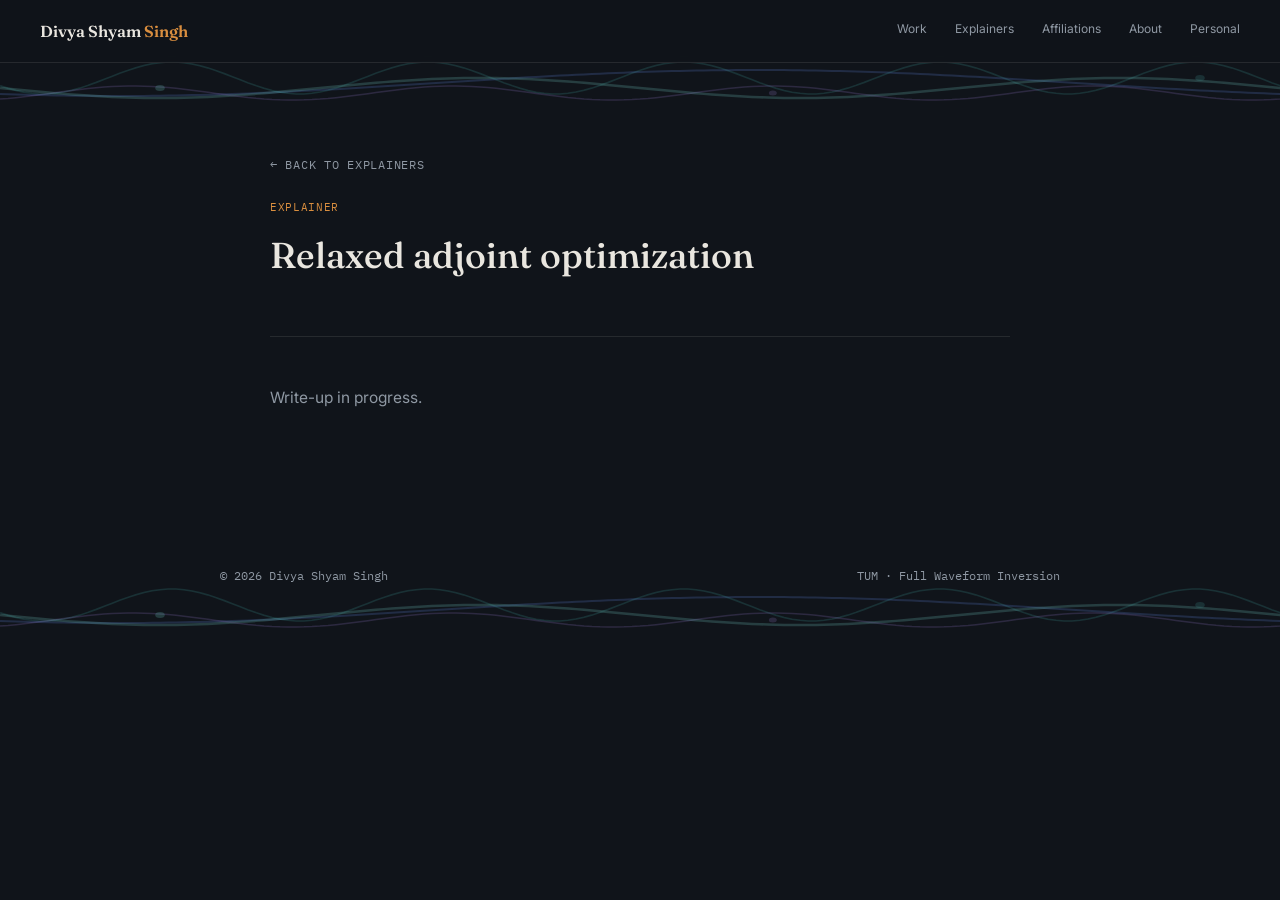
<file: explainers/relaxed-adjoint-optimization.html>
<!DOCTYPE html>
<html lang="en">
<head>
<meta charset="UTF-8">
<meta name="viewport" content="width=device-width, initial-scale=1.0">
<title>Relaxed Adjoint Optimization — Divya Shyam Singh</title>
<meta name="description" content="An explainer on relaxed adjoint optimization, from Divya Shyam Singh — write-up in progress.">
<link rel="canonical" href="https://divshysin.github.io/explainers/relaxed-adjoint-optimization.html">
<meta name="robots" content="noindex">
<link rel="preconnect" href="https://fonts.googleapis.com">
<link rel="preconnect" href="https://fonts.gstatic.com" crossorigin>
<link href="https://fonts.googleapis.com/css2?family=Fraunces:opsz,wght@9..144,400;9..144,500;9..144,600&family=IBM+Plex+Mono:wght@400;500&family=Inter:wght@400;500&display=swap" rel="stylesheet">
<link rel="stylesheet" href="../styles.css?v=20260811c">
<style>
  main{ max-width:820px; }
  section{ padding:0; border-bottom:none; }
  article{ padding:150px 0 100px; }
  .paper-head{ padding-bottom:40px; border-bottom:1px solid var(--line); margin-bottom:48px; }
  .paper-head .eyebrow{ margin-bottom:16px; }
  .paper-head h1{ font-family:'Fraunces', serif; font-weight:500; font-size:clamp(26px,4vw,36px); line-height:1.25; margin:0 0 18px; }
  .back-link{ font-size:12px; color:var(--text-dim); text-decoration:none; }
  .back-link:hover{ color:var(--text); }
  .coming-soon{ color:var(--text-dim); font-size:15.5px; max-width:60ch; }
</style>
</head>
<body>
<div class="edge-waves top-waves" aria-hidden="true">
  <svg viewBox="0 0 1600 60" preserveAspectRatio="none">
    <path class="w2" d="M0.0 35.94 L5.0 36.21 L10.0 36.46 L15.0 36.69 L20.0 36.9 L25.0 37.1 L30.0 37.28 L35.0 37.43 L40.0 37.57 L45.0 37.69 L50.0 37.79 L55.0 37.87 L60.0 37.94 L65.0 37.98 L70.0 38.0 L75.0 38.0 L80.0 37.98 L85.0 37.94 L90.0 37.88 L95.0 37.8 L100.0 37.7 L105.0 37.58 L110.0 37.45 L115.0 37.29 L120.0 37.11 L125.0 36.92 L130.0 36.7 L135.0 36.47 L140.0 36.22 L145.0 35.96 L150.0 35.68 L155.0 35.38 L160.0 35.06 L165.0 34.73 L170.0 34.38 L175.0 34.02 L180.0 33.65 L185.0 33.26 L190.0 32.86 L195.0 32.45 L200.0 32.02 L205.0 31.59 L210.0 31.14 L215.0 30.69 L220.0 30.23 L225.0 29.75 L230.0 29.28 L235.0 28.79 L240.0 28.3 L245.0 27.8 L250.0 27.3 L255.0 26.8 L260.0 26.29 L265.0 25.78 L270.0 25.27 L275.0 24.76 L280.0 24.25 L285.0 23.74 L290.0 23.24 L295.0 22.73 L300.0 22.23 L305.0 21.74 L310.0 21.24 L315.0 20.76 L320.0 20.28 L325.0 19.81 L330.0 19.34 L335.0 18.89 L340.0 18.44 L345.0 18.01 L350.0 17.58 L355.0 17.17 L360.0 16.77 L365.0 16.38 L370.0 16.0 L375.0 15.64 L380.0 15.29 L385.0 14.96 L390.0 14.65 L395.0 14.35 L400.0 14.06 L405.0 13.79 L410.0 13.54 L415.0 13.31 L420.0 13.1 L425.0 12.9 L430.0 12.72 L435.0 12.57 L440.0 12.43 L445.0 12.31 L450.0 12.21 L455.0 12.13 L460.0 12.06 L465.0 12.02 L470.0 12.0 L475.0 12.0 L480.0 12.02 L485.0 12.06 L490.0 12.12 L495.0 12.2 L500.0 12.3 L505.0 12.42 L510.0 12.55 L515.0 12.71 L520.0 12.89 L525.0 13.08 L530.0 13.3 L535.0 13.53 L540.0 13.78 L545.0 14.04 L550.0 14.32 L555.0 14.62 L560.0 14.94 L565.0 15.27 L570.0 15.62 L575.0 15.98 L580.0 16.35 L585.0 16.74 L590.0 17.14 L595.0 17.55 L600.0 17.98 L605.0 18.41 L610.0 18.86 L615.0 19.31 L620.0 19.77 L625.0 20.25 L630.0 20.72 L635.0 21.21 L640.0 21.7 L645.0 22.2 L650.0 22.7 L655.0 23.2 L660.0 23.71 L665.0 24.22 L670.0 24.73 L675.0 25.24 L680.0 25.75 L685.0 26.26 L690.0 26.76 L695.0 27.27 L700.0 27.77 L705.0 28.26 L710.0 28.76 L715.0 29.24 L720.0 29.72 L725.0 30.19 L730.0 30.66 L735.0 31.11 L740.0 31.56 L745.0 31.99 L750.0 32.42 L755.0 32.83 L760.0 33.23 L765.0 33.62 L770.0 34.0 L775.0 34.36 L780.0 34.71 L785.0 35.04 L790.0 35.35 L795.0 35.65 L800.0 35.94 L805.0 36.21 L810.0 36.46 L815.0 36.69 L820.0 36.9 L825.0 37.1 L830.0 37.28 L835.0 37.43 L840.0 37.57 L845.0 37.69 L850.0 37.79 L855.0 37.87 L860.0 37.94 L865.0 37.98 L870.0 38.0 L875.0 38.0 L880.0 37.98 L885.0 37.94 L890.0 37.88 L895.0 37.8 L900.0 37.7 L905.0 37.58 L910.0 37.45 L915.0 37.29 L920.0 37.11 L925.0 36.92 L930.0 36.7 L935.0 36.47 L940.0 36.22 L945.0 35.96 L950.0 35.68 L955.0 35.38 L960.0 35.06 L965.0 34.73 L970.0 34.38 L975.0 34.02 L980.0 33.65 L985.0 33.26 L990.0 32.86 L995.0 32.45 L1000.0 32.02 L1005.0 31.59 L1010.0 31.14 L1015.0 30.69 L1020.0 30.23 L1025.0 29.75 L1030.0 29.28 L1035.0 28.79 L1040.0 28.3 L1045.0 27.8 L1050.0 27.3 L1055.0 26.8 L1060.0 26.29 L1065.0 25.78 L1070.0 25.27 L1075.0 24.76 L1080.0 24.25 L1085.0 23.74 L1090.0 23.24 L1095.0 22.73 L1100.0 22.23 L1105.0 21.74 L1110.0 21.24 L1115.0 20.76 L1120.0 20.28 L1125.0 19.81 L1130.0 19.34 L1135.0 18.89 L1140.0 18.44 L1145.0 18.01 L1150.0 17.58 L1155.0 17.17 L1160.0 16.77 L1165.0 16.38 L1170.0 16.0 L1175.0 15.64 L1180.0 15.29 L1185.0 14.96 L1190.0 14.65 L1195.0 14.35 L1200.0 14.06 L1205.0 13.79 L1210.0 13.54 L1215.0 13.31 L1220.0 13.1 L1225.0 12.9 L1230.0 12.72 L1235.0 12.57 L1240.0 12.43 L1245.0 12.31 L1250.0 12.21 L1255.0 12.13 L1260.0 12.06 L1265.0 12.02 L1270.0 12.0 L1275.0 12.0 L1280.0 12.02 L1285.0 12.06 L1290.0 12.12 L1295.0 12.2 L1300.0 12.3 L1305.0 12.42 L1310.0 12.55 L1315.0 12.71 L1320.0 12.89 L1325.0 13.08 L1330.0 13.3 L1335.0 13.53 L1340.0 13.78 L1345.0 14.04 L1350.0 14.32 L1355.0 14.62 L1360.0 14.94 L1365.0 15.27 L1370.0 15.62 L1375.0 15.98 L1380.0 16.35 L1385.0 16.74 L1390.0 17.14 L1395.0 17.55 L1400.0 17.98 L1405.0 18.41 L1410.0 18.86 L1415.0 19.31 L1420.0 19.77 L1425.0 20.25 L1430.0 20.72 L1435.0 21.21 L1440.0 21.7 L1445.0 22.2 L1450.0 22.7 L1455.0 23.2 L1460.0 23.71 L1465.0 24.22 L1470.0 24.73 L1475.0 25.24 L1480.0 25.75 L1485.0 26.26 L1490.0 26.76 L1495.0 27.27 L1500.0 27.77 L1505.0 28.26 L1510.0 28.76 L1515.0 29.24 L1520.0 29.72 L1525.0 30.19 L1530.0 30.66 L1535.0 31.11 L1540.0 31.56 L1545.0 31.99 L1550.0 32.42 L1555.0 32.83 L1560.0 33.23 L1565.0 33.62 L1570.0 34.0 L1575.0 34.36 L1580.0 34.71 L1585.0 35.04 L1590.0 35.35 L1595.0 35.65 L1600.0 35.94"/>
    <path class="w1" d="M0.0 30.0 L5.0 30.78 L10.0 31.56 L15.0 32.33 L20.0 33.09 L25.0 33.83 L30.0 34.54 L35.0 35.22 L40.0 35.88 L45.0 36.49 L50.0 37.07 L55.0 37.6 L60.0 38.09 L65.0 38.53 L70.0 38.91 L75.0 39.24 L80.0 39.51 L85.0 39.72 L90.0 39.88 L95.0 39.97 L100.0 40.0 L105.0 39.97 L110.0 39.88 L115.0 39.72 L120.0 39.51 L125.0 39.24 L130.0 38.91 L135.0 38.53 L140.0 38.09 L145.0 37.6 L150.0 37.07 L155.0 36.49 L160.0 35.88 L165.0 35.22 L170.0 34.54 L175.0 33.83 L180.0 33.09 L185.0 32.33 L190.0 31.56 L195.0 30.78 L200.0 30.0 L205.0 29.22 L210.0 28.44 L215.0 27.67 L220.0 26.91 L225.0 26.17 L230.0 25.46 L235.0 24.78 L240.0 24.12 L245.0 23.51 L250.0 22.93 L255.0 22.4 L260.0 21.91 L265.0 21.47 L270.0 21.09 L275.0 20.76 L280.0 20.49 L285.0 20.28 L290.0 20.12 L295.0 20.03 L300.0 20.0 L305.0 20.03 L310.0 20.12 L315.0 20.28 L320.0 20.49 L325.0 20.76 L330.0 21.09 L335.0 21.47 L340.0 21.91 L345.0 22.4 L350.0 22.93 L355.0 23.51 L360.0 24.12 L365.0 24.78 L370.0 25.46 L375.0 26.17 L380.0 26.91 L385.0 27.67 L390.0 28.44 L395.0 29.22 L400.0 30.0 L405.0 30.78 L410.0 31.56 L415.0 32.33 L420.0 33.09 L425.0 33.83 L430.0 34.54 L435.0 35.22 L440.0 35.88 L445.0 36.49 L450.0 37.07 L455.0 37.6 L460.0 38.09 L465.0 38.53 L470.0 38.91 L475.0 39.24 L480.0 39.51 L485.0 39.72 L490.0 39.88 L495.0 39.97 L500.0 40.0 L505.0 39.97 L510.0 39.88 L515.0 39.72 L520.0 39.51 L525.0 39.24 L530.0 38.91 L535.0 38.53 L540.0 38.09 L545.0 37.6 L550.0 37.07 L555.0 36.49 L560.0 35.88 L565.0 35.22 L570.0 34.54 L575.0 33.83 L580.0 33.09 L585.0 32.33 L590.0 31.56 L595.0 30.78 L600.0 30.0 L605.0 29.22 L610.0 28.44 L615.0 27.67 L620.0 26.91 L625.0 26.17 L630.0 25.46 L635.0 24.78 L640.0 24.12 L645.0 23.51 L650.0 22.93 L655.0 22.4 L660.0 21.91 L665.0 21.47 L670.0 21.09 L675.0 20.76 L680.0 20.49 L685.0 20.28 L690.0 20.12 L695.0 20.03 L700.0 20.0 L705.0 20.03 L710.0 20.12 L715.0 20.28 L720.0 20.49 L725.0 20.76 L730.0 21.09 L735.0 21.47 L740.0 21.91 L745.0 22.4 L750.0 22.93 L755.0 23.51 L760.0 24.12 L765.0 24.78 L770.0 25.46 L775.0 26.17 L780.0 26.91 L785.0 27.67 L790.0 28.44 L795.0 29.22 L800.0 30.0 L805.0 30.78 L810.0 31.56 L815.0 32.33 L820.0 33.09 L825.0 33.83 L830.0 34.54 L835.0 35.22 L840.0 35.88 L845.0 36.49 L850.0 37.07 L855.0 37.6 L860.0 38.09 L865.0 38.53 L870.0 38.91 L875.0 39.24 L880.0 39.51 L885.0 39.72 L890.0 39.88 L895.0 39.97 L900.0 40.0 L905.0 39.97 L910.0 39.88 L915.0 39.72 L920.0 39.51 L925.0 39.24 L930.0 38.91 L935.0 38.53 L940.0 38.09 L945.0 37.6 L950.0 37.07 L955.0 36.49 L960.0 35.88 L965.0 35.22 L970.0 34.54 L975.0 33.83 L980.0 33.09 L985.0 32.33 L990.0 31.56 L995.0 30.78 L1000.0 30.0 L1005.0 29.22 L1010.0 28.44 L1015.0 27.67 L1020.0 26.91 L1025.0 26.17 L1030.0 25.46 L1035.0 24.78 L1040.0 24.12 L1045.0 23.51 L1050.0 22.93 L1055.0 22.4 L1060.0 21.91 L1065.0 21.47 L1070.0 21.09 L1075.0 20.76 L1080.0 20.49 L1085.0 20.28 L1090.0 20.12 L1095.0 20.03 L1100.0 20.0 L1105.0 20.03 L1110.0 20.12 L1115.0 20.28 L1120.0 20.49 L1125.0 20.76 L1130.0 21.09 L1135.0 21.47 L1140.0 21.91 L1145.0 22.4 L1150.0 22.93 L1155.0 23.51 L1160.0 24.12 L1165.0 24.78 L1170.0 25.46 L1175.0 26.17 L1180.0 26.91 L1185.0 27.67 L1190.0 28.44 L1195.0 29.22 L1200.0 30.0 L1205.0 30.78 L1210.0 31.56 L1215.0 32.33 L1220.0 33.09 L1225.0 33.83 L1230.0 34.54 L1235.0 35.22 L1240.0 35.88 L1245.0 36.49 L1250.0 37.07 L1255.0 37.6 L1260.0 38.09 L1265.0 38.53 L1270.0 38.91 L1275.0 39.24 L1280.0 39.51 L1285.0 39.72 L1290.0 39.88 L1295.0 39.97 L1300.0 40.0 L1305.0 39.97 L1310.0 39.88 L1315.0 39.72 L1320.0 39.51 L1325.0 39.24 L1330.0 38.91 L1335.0 38.53 L1340.0 38.09 L1345.0 37.6 L1350.0 37.07 L1355.0 36.49 L1360.0 35.88 L1365.0 35.22 L1370.0 34.54 L1375.0 33.83 L1380.0 33.09 L1385.0 32.33 L1390.0 31.56 L1395.0 30.78 L1400.0 30.0 L1405.0 29.22 L1410.0 28.44 L1415.0 27.67 L1420.0 26.91 L1425.0 26.17 L1430.0 25.46 L1435.0 24.78 L1440.0 24.12 L1445.0 23.51 L1450.0 22.93 L1455.0 22.4 L1460.0 21.91 L1465.0 21.47 L1470.0 21.09 L1475.0 20.76 L1480.0 20.49 L1485.0 20.28 L1490.0 20.12 L1495.0 20.03 L1500.0 20.0 L1505.0 20.03 L1510.0 20.12 L1515.0 20.28 L1520.0 20.49 L1525.0 20.76 L1530.0 21.09 L1535.0 21.47 L1540.0 21.91 L1545.0 22.4 L1550.0 22.93 L1555.0 23.51 L1560.0 24.12 L1565.0 24.78 L1570.0 25.46 L1575.0 26.17 L1580.0 26.91 L1585.0 27.67 L1590.0 28.44 L1595.0 29.22 L1600.0 30.0"/>
    <path class="w4" d="M0.0 27.67 L5.0 30.26 L10.0 32.46 L15.0 34.18 L20.0 35.35 L25.0 35.94 L30.0 35.91 L35.0 35.27 L40.0 34.04 L45.0 32.28 L50.0 30.04 L55.0 27.41 L60.0 24.5 L65.0 21.42 L70.0 18.29 L75.0 15.22 L80.0 12.33 L85.0 9.74 L90.0 7.54 L95.0 5.82 L100.0 4.65 L105.0 4.06 L110.0 4.09 L115.0 4.73 L120.0 5.96 L125.0 7.72 L130.0 9.96 L135.0 12.59 L140.0 15.5 L145.0 18.58 L150.0 21.71 L155.0 24.78 L160.0 27.67 L165.0 30.26 L170.0 32.46 L175.0 34.18 L180.0 35.35 L185.0 35.94 L190.0 35.91 L195.0 35.27 L200.0 34.04 L205.0 32.28 L210.0 30.04 L215.0 27.41 L220.0 24.5 L225.0 21.42 L230.0 18.29 L235.0 15.22 L240.0 12.33 L245.0 9.74 L250.0 7.54 L255.0 5.82 L260.0 4.65 L265.0 4.06 L270.0 4.09 L275.0 4.73 L280.0 5.96 L285.0 7.72 L290.0 9.96 L295.0 12.59 L300.0 15.5 L305.0 18.58 L310.0 21.71 L315.0 24.78 L320.0 27.67 L325.0 30.26 L330.0 32.46 L335.0 34.18 L340.0 35.35 L345.0 35.94 L350.0 35.91 L355.0 35.27 L360.0 34.04 L365.0 32.28 L370.0 30.04 L375.0 27.41 L380.0 24.5 L385.0 21.42 L390.0 18.29 L395.0 15.22 L400.0 12.33 L405.0 9.74 L410.0 7.54 L415.0 5.82 L420.0 4.65 L425.0 4.06 L430.0 4.09 L435.0 4.73 L440.0 5.96 L445.0 7.72 L450.0 9.96 L455.0 12.59 L460.0 15.5 L465.0 18.58 L470.0 21.71 L475.0 24.78 L480.0 27.67 L485.0 30.26 L490.0 32.46 L495.0 34.18 L500.0 35.35 L505.0 35.94 L510.0 35.91 L515.0 35.27 L520.0 34.04 L525.0 32.28 L530.0 30.04 L535.0 27.41 L540.0 24.5 L545.0 21.42 L550.0 18.29 L555.0 15.22 L560.0 12.33 L565.0 9.74 L570.0 7.54 L575.0 5.82 L580.0 4.65 L585.0 4.06 L590.0 4.09 L595.0 4.73 L600.0 5.96 L605.0 7.72 L610.0 9.96 L615.0 12.59 L620.0 15.5 L625.0 18.58 L630.0 21.71 L635.0 24.78 L640.0 27.67 L645.0 30.26 L650.0 32.46 L655.0 34.18 L660.0 35.35 L665.0 35.94 L670.0 35.91 L675.0 35.27 L680.0 34.04 L685.0 32.28 L690.0 30.04 L695.0 27.41 L700.0 24.5 L705.0 21.42 L710.0 18.29 L715.0 15.22 L720.0 12.33 L725.0 9.74 L730.0 7.54 L735.0 5.82 L740.0 4.65 L745.0 4.06 L750.0 4.09 L755.0 4.73 L760.0 5.96 L765.0 7.72 L770.0 9.96 L775.0 12.59 L780.0 15.5 L785.0 18.58 L790.0 21.71 L795.0 24.78 L800.0 27.67 L805.0 30.26 L810.0 32.46 L815.0 34.18 L820.0 35.35 L825.0 35.94 L830.0 35.91 L835.0 35.27 L840.0 34.04 L845.0 32.28 L850.0 30.04 L855.0 27.41 L860.0 24.5 L865.0 21.42 L870.0 18.29 L875.0 15.22 L880.0 12.33 L885.0 9.74 L890.0 7.54 L895.0 5.82 L900.0 4.65 L905.0 4.06 L910.0 4.09 L915.0 4.73 L920.0 5.96 L925.0 7.72 L930.0 9.96 L935.0 12.59 L940.0 15.5 L945.0 18.58 L950.0 21.71 L955.0 24.78 L960.0 27.67 L965.0 30.26 L970.0 32.46 L975.0 34.18 L980.0 35.35 L985.0 35.94 L990.0 35.91 L995.0 35.27 L1000.0 34.04 L1005.0 32.28 L1010.0 30.04 L1015.0 27.41 L1020.0 24.5 L1025.0 21.42 L1030.0 18.29 L1035.0 15.22 L1040.0 12.33 L1045.0 9.74 L1050.0 7.54 L1055.0 5.82 L1060.0 4.65 L1065.0 4.06 L1070.0 4.09 L1075.0 4.73 L1080.0 5.96 L1085.0 7.72 L1090.0 9.96 L1095.0 12.59 L1100.0 15.5 L1105.0 18.58 L1110.0 21.71 L1115.0 24.78 L1120.0 27.67 L1125.0 30.26 L1130.0 32.46 L1135.0 34.18 L1140.0 35.35 L1145.0 35.94 L1150.0 35.91 L1155.0 35.27 L1160.0 34.04 L1165.0 32.28 L1170.0 30.04 L1175.0 27.41 L1180.0 24.5 L1185.0 21.42 L1190.0 18.29 L1195.0 15.22 L1200.0 12.33 L1205.0 9.74 L1210.0 7.54 L1215.0 5.82 L1220.0 4.65 L1225.0 4.06 L1230.0 4.09 L1235.0 4.73 L1240.0 5.96 L1245.0 7.72 L1250.0 9.96 L1255.0 12.59 L1260.0 15.5 L1265.0 18.58 L1270.0 21.71 L1275.0 24.78 L1280.0 27.67 L1285.0 30.26 L1290.0 32.46 L1295.0 34.18 L1300.0 35.35 L1305.0 35.94 L1310.0 35.91 L1315.0 35.27 L1320.0 34.04 L1325.0 32.28 L1330.0 30.04 L1335.0 27.41 L1340.0 24.5 L1345.0 21.42 L1350.0 18.29 L1355.0 15.22 L1360.0 12.33 L1365.0 9.74 L1370.0 7.54 L1375.0 5.82 L1380.0 4.65 L1385.0 4.06 L1390.0 4.09 L1395.0 4.73 L1400.0 5.96 L1405.0 7.72 L1410.0 9.96 L1415.0 12.59 L1420.0 15.5 L1425.0 18.58 L1430.0 21.71 L1435.0 24.78 L1440.0 27.67 L1445.0 30.26 L1450.0 32.46 L1455.0 34.18 L1460.0 35.35 L1465.0 35.94 L1470.0 35.91 L1475.0 35.27 L1480.0 34.04 L1485.0 32.28 L1490.0 30.04 L1495.0 27.41 L1500.0 24.5 L1505.0 21.42 L1510.0 18.29 L1515.0 15.22 L1520.0 12.33 L1525.0 9.74 L1530.0 7.54 L1535.0 5.82 L1540.0 4.65 L1545.0 4.06 L1550.0 4.09 L1555.0 4.73 L1560.0 5.96 L1565.0 7.72 L1570.0 9.96 L1575.0 12.59 L1580.0 15.5 L1585.0 18.58 L1590.0 21.71 L1595.0 24.78 L1600.0 27.67"/>
    <path class="w3" d="M0.0 41.04 L5.0 40.42 L10.0 39.65 L15.0 38.78 L20.0 37.81 L25.0 36.77 L30.0 35.69 L35.0 34.59 L40.0 33.51 L45.0 32.45 L50.0 31.47 L55.0 30.56 L60.0 29.77 L65.0 29.11 L70.0 28.59 L75.0 28.23 L80.0 28.03 L85.0 28.01 L90.0 28.16 L95.0 28.48 L100.0 28.96 L105.0 29.58 L110.0 30.35 L115.0 31.22 L120.0 32.19 L125.0 33.23 L130.0 34.31 L135.0 35.41 L140.0 36.49 L145.0 37.55 L150.0 38.53 L155.0 39.44 L160.0 40.23 L165.0 40.89 L170.0 41.41 L175.0 41.77 L180.0 41.97 L185.0 41.99 L190.0 41.84 L195.0 41.52 L200.0 41.04 L205.0 40.42 L210.0 39.65 L215.0 38.78 L220.0 37.81 L225.0 36.77 L230.0 35.69 L235.0 34.59 L240.0 33.51 L245.0 32.45 L250.0 31.47 L255.0 30.56 L260.0 29.77 L265.0 29.11 L270.0 28.59 L275.0 28.23 L280.0 28.03 L285.0 28.01 L290.0 28.16 L295.0 28.48 L300.0 28.96 L305.0 29.58 L310.0 30.35 L315.0 31.22 L320.0 32.19 L325.0 33.23 L330.0 34.31 L335.0 35.41 L340.0 36.49 L345.0 37.55 L350.0 38.53 L355.0 39.44 L360.0 40.23 L365.0 40.89 L370.0 41.41 L375.0 41.77 L380.0 41.97 L385.0 41.99 L390.0 41.84 L395.0 41.52 L400.0 41.04 L405.0 40.42 L410.0 39.65 L415.0 38.78 L420.0 37.81 L425.0 36.77 L430.0 35.69 L435.0 34.59 L440.0 33.51 L445.0 32.45 L450.0 31.47 L455.0 30.56 L460.0 29.77 L465.0 29.11 L470.0 28.59 L475.0 28.23 L480.0 28.03 L485.0 28.01 L490.0 28.16 L495.0 28.48 L500.0 28.96 L505.0 29.58 L510.0 30.35 L515.0 31.22 L520.0 32.19 L525.0 33.23 L530.0 34.31 L535.0 35.41 L540.0 36.49 L545.0 37.55 L550.0 38.53 L555.0 39.44 L560.0 40.23 L565.0 40.89 L570.0 41.41 L575.0 41.77 L580.0 41.97 L585.0 41.99 L590.0 41.84 L595.0 41.52 L600.0 41.04 L605.0 40.42 L610.0 39.65 L615.0 38.78 L620.0 37.81 L625.0 36.77 L630.0 35.69 L635.0 34.59 L640.0 33.51 L645.0 32.45 L650.0 31.47 L655.0 30.56 L660.0 29.77 L665.0 29.11 L670.0 28.59 L675.0 28.23 L680.0 28.03 L685.0 28.01 L690.0 28.16 L695.0 28.48 L700.0 28.96 L705.0 29.58 L710.0 30.35 L715.0 31.22 L720.0 32.19 L725.0 33.23 L730.0 34.31 L735.0 35.41 L740.0 36.49 L745.0 37.55 L750.0 38.53 L755.0 39.44 L760.0 40.23 L765.0 40.89 L770.0 41.41 L775.0 41.77 L780.0 41.97 L785.0 41.99 L790.0 41.84 L795.0 41.52 L800.0 41.04 L805.0 40.42 L810.0 39.65 L815.0 38.78 L820.0 37.81 L825.0 36.77 L830.0 35.69 L835.0 34.59 L840.0 33.51 L845.0 32.45 L850.0 31.47 L855.0 30.56 L860.0 29.77 L865.0 29.11 L870.0 28.59 L875.0 28.23 L880.0 28.03 L885.0 28.01 L890.0 28.16 L895.0 28.48 L900.0 28.96 L905.0 29.58 L910.0 30.35 L915.0 31.22 L920.0 32.19 L925.0 33.23 L930.0 34.31 L935.0 35.41 L940.0 36.49 L945.0 37.55 L950.0 38.53 L955.0 39.44 L960.0 40.23 L965.0 40.89 L970.0 41.41 L975.0 41.77 L980.0 41.97 L985.0 41.99 L990.0 41.84 L995.0 41.52 L1000.0 41.04 L1005.0 40.42 L1010.0 39.65 L1015.0 38.78 L1020.0 37.81 L1025.0 36.77 L1030.0 35.69 L1035.0 34.59 L1040.0 33.51 L1045.0 32.45 L1050.0 31.47 L1055.0 30.56 L1060.0 29.77 L1065.0 29.11 L1070.0 28.59 L1075.0 28.23 L1080.0 28.03 L1085.0 28.01 L1090.0 28.16 L1095.0 28.48 L1100.0 28.96 L1105.0 29.58 L1110.0 30.35 L1115.0 31.22 L1120.0 32.19 L1125.0 33.23 L1130.0 34.31 L1135.0 35.41 L1140.0 36.49 L1145.0 37.55 L1150.0 38.53 L1155.0 39.44 L1160.0 40.23 L1165.0 40.89 L1170.0 41.41 L1175.0 41.77 L1180.0 41.97 L1185.0 41.99 L1190.0 41.84 L1195.0 41.52 L1200.0 41.04 L1205.0 40.42 L1210.0 39.65 L1215.0 38.78 L1220.0 37.81 L1225.0 36.77 L1230.0 35.69 L1235.0 34.59 L1240.0 33.51 L1245.0 32.45 L1250.0 31.47 L1255.0 30.56 L1260.0 29.77 L1265.0 29.11 L1270.0 28.59 L1275.0 28.23 L1280.0 28.03 L1285.0 28.01 L1290.0 28.16 L1295.0 28.48 L1300.0 28.96 L1305.0 29.58 L1310.0 30.35 L1315.0 31.22 L1320.0 32.19 L1325.0 33.23 L1330.0 34.31 L1335.0 35.41 L1340.0 36.49 L1345.0 37.55 L1350.0 38.53 L1355.0 39.44 L1360.0 40.23 L1365.0 40.89 L1370.0 41.41 L1375.0 41.77 L1380.0 41.97 L1385.0 41.99 L1390.0 41.84 L1395.0 41.52 L1400.0 41.04 L1405.0 40.42 L1410.0 39.65 L1415.0 38.78 L1420.0 37.81 L1425.0 36.77 L1430.0 35.69 L1435.0 34.59 L1440.0 33.51 L1445.0 32.45 L1450.0 31.47 L1455.0 30.56 L1460.0 29.77 L1465.0 29.11 L1470.0 28.59 L1475.0 28.23 L1480.0 28.03 L1485.0 28.01 L1490.0 28.16 L1495.0 28.48 L1500.0 28.96 L1505.0 29.58 L1510.0 30.35 L1515.0 31.22 L1520.0 32.19 L1525.0 33.23 L1530.0 34.31 L1535.0 35.41 L1540.0 36.49 L1545.0 37.55 L1550.0 38.53 L1555.0 39.44 L1560.0 40.23 L1565.0 40.89 L1570.0 41.41 L1575.0 41.77 L1580.0 41.97 L1585.0 41.99 L1590.0 41.84 L1595.0 41.52 L1600.0 41.04"/>
    <circle class="w1" cx="100" cy="30" r="3"/>
    <circle class="w3" cx="483" cy="35" r="2.5"/>
    <circle class="w4" cx="750" cy="20" r="3"/>
    <circle class="w2" cx="1266" cy="25" r="3"/>
  </svg>
</div>
<div class="edge-waves bottom-waves" aria-hidden="true">
  <svg viewBox="0 0 1600 60" preserveAspectRatio="none">
    <path class="w2" d="M0.0 35.94 L5.0 36.21 L10.0 36.46 L15.0 36.69 L20.0 36.9 L25.0 37.1 L30.0 37.28 L35.0 37.43 L40.0 37.57 L45.0 37.69 L50.0 37.79 L55.0 37.87 L60.0 37.94 L65.0 37.98 L70.0 38.0 L75.0 38.0 L80.0 37.98 L85.0 37.94 L90.0 37.88 L95.0 37.8 L100.0 37.7 L105.0 37.58 L110.0 37.45 L115.0 37.29 L120.0 37.11 L125.0 36.92 L130.0 36.7 L135.0 36.47 L140.0 36.22 L145.0 35.96 L150.0 35.68 L155.0 35.38 L160.0 35.06 L165.0 34.73 L170.0 34.38 L175.0 34.02 L180.0 33.65 L185.0 33.26 L190.0 32.86 L195.0 32.45 L200.0 32.02 L205.0 31.59 L210.0 31.14 L215.0 30.69 L220.0 30.23 L225.0 29.75 L230.0 29.28 L235.0 28.79 L240.0 28.3 L245.0 27.8 L250.0 27.3 L255.0 26.8 L260.0 26.29 L265.0 25.78 L270.0 25.27 L275.0 24.76 L280.0 24.25 L285.0 23.74 L290.0 23.24 L295.0 22.73 L300.0 22.23 L305.0 21.74 L310.0 21.24 L315.0 20.76 L320.0 20.28 L325.0 19.81 L330.0 19.34 L335.0 18.89 L340.0 18.44 L345.0 18.01 L350.0 17.58 L355.0 17.17 L360.0 16.77 L365.0 16.38 L370.0 16.0 L375.0 15.64 L380.0 15.29 L385.0 14.96 L390.0 14.65 L395.0 14.35 L400.0 14.06 L405.0 13.79 L410.0 13.54 L415.0 13.31 L420.0 13.1 L425.0 12.9 L430.0 12.72 L435.0 12.57 L440.0 12.43 L445.0 12.31 L450.0 12.21 L455.0 12.13 L460.0 12.06 L465.0 12.02 L470.0 12.0 L475.0 12.0 L480.0 12.02 L485.0 12.06 L490.0 12.12 L495.0 12.2 L500.0 12.3 L505.0 12.42 L510.0 12.55 L515.0 12.71 L520.0 12.89 L525.0 13.08 L530.0 13.3 L535.0 13.53 L540.0 13.78 L545.0 14.04 L550.0 14.32 L555.0 14.62 L560.0 14.94 L565.0 15.27 L570.0 15.62 L575.0 15.98 L580.0 16.35 L585.0 16.74 L590.0 17.14 L595.0 17.55 L600.0 17.98 L605.0 18.41 L610.0 18.86 L615.0 19.31 L620.0 19.77 L625.0 20.25 L630.0 20.72 L635.0 21.21 L640.0 21.7 L645.0 22.2 L650.0 22.7 L655.0 23.2 L660.0 23.71 L665.0 24.22 L670.0 24.73 L675.0 25.24 L680.0 25.75 L685.0 26.26 L690.0 26.76 L695.0 27.27 L700.0 27.77 L705.0 28.26 L710.0 28.76 L715.0 29.24 L720.0 29.72 L725.0 30.19 L730.0 30.66 L735.0 31.11 L740.0 31.56 L745.0 31.99 L750.0 32.42 L755.0 32.83 L760.0 33.23 L765.0 33.62 L770.0 34.0 L775.0 34.36 L780.0 34.71 L785.0 35.04 L790.0 35.35 L795.0 35.65 L800.0 35.94 L805.0 36.21 L810.0 36.46 L815.0 36.69 L820.0 36.9 L825.0 37.1 L830.0 37.28 L835.0 37.43 L840.0 37.57 L845.0 37.69 L850.0 37.79 L855.0 37.87 L860.0 37.94 L865.0 37.98 L870.0 38.0 L875.0 38.0 L880.0 37.98 L885.0 37.94 L890.0 37.88 L895.0 37.8 L900.0 37.7 L905.0 37.58 L910.0 37.45 L915.0 37.29 L920.0 37.11 L925.0 36.92 L930.0 36.7 L935.0 36.47 L940.0 36.22 L945.0 35.96 L950.0 35.68 L955.0 35.38 L960.0 35.06 L965.0 34.73 L970.0 34.38 L975.0 34.02 L980.0 33.65 L985.0 33.26 L990.0 32.86 L995.0 32.45 L1000.0 32.02 L1005.0 31.59 L1010.0 31.14 L1015.0 30.69 L1020.0 30.23 L1025.0 29.75 L1030.0 29.28 L1035.0 28.79 L1040.0 28.3 L1045.0 27.8 L1050.0 27.3 L1055.0 26.8 L1060.0 26.29 L1065.0 25.78 L1070.0 25.27 L1075.0 24.76 L1080.0 24.25 L1085.0 23.74 L1090.0 23.24 L1095.0 22.73 L1100.0 22.23 L1105.0 21.74 L1110.0 21.24 L1115.0 20.76 L1120.0 20.28 L1125.0 19.81 L1130.0 19.34 L1135.0 18.89 L1140.0 18.44 L1145.0 18.01 L1150.0 17.58 L1155.0 17.17 L1160.0 16.77 L1165.0 16.38 L1170.0 16.0 L1175.0 15.64 L1180.0 15.29 L1185.0 14.96 L1190.0 14.65 L1195.0 14.35 L1200.0 14.06 L1205.0 13.79 L1210.0 13.54 L1215.0 13.31 L1220.0 13.1 L1225.0 12.9 L1230.0 12.72 L1235.0 12.57 L1240.0 12.43 L1245.0 12.31 L1250.0 12.21 L1255.0 12.13 L1260.0 12.06 L1265.0 12.02 L1270.0 12.0 L1275.0 12.0 L1280.0 12.02 L1285.0 12.06 L1290.0 12.12 L1295.0 12.2 L1300.0 12.3 L1305.0 12.42 L1310.0 12.55 L1315.0 12.71 L1320.0 12.89 L1325.0 13.08 L1330.0 13.3 L1335.0 13.53 L1340.0 13.78 L1345.0 14.04 L1350.0 14.32 L1355.0 14.62 L1360.0 14.94 L1365.0 15.27 L1370.0 15.62 L1375.0 15.98 L1380.0 16.35 L1385.0 16.74 L1390.0 17.14 L1395.0 17.55 L1400.0 17.98 L1405.0 18.41 L1410.0 18.86 L1415.0 19.31 L1420.0 19.77 L1425.0 20.25 L1430.0 20.72 L1435.0 21.21 L1440.0 21.7 L1445.0 22.2 L1450.0 22.7 L1455.0 23.2 L1460.0 23.71 L1465.0 24.22 L1470.0 24.73 L1475.0 25.24 L1480.0 25.75 L1485.0 26.26 L1490.0 26.76 L1495.0 27.27 L1500.0 27.77 L1505.0 28.26 L1510.0 28.76 L1515.0 29.24 L1520.0 29.72 L1525.0 30.19 L1530.0 30.66 L1535.0 31.11 L1540.0 31.56 L1545.0 31.99 L1550.0 32.42 L1555.0 32.83 L1560.0 33.23 L1565.0 33.62 L1570.0 34.0 L1575.0 34.36 L1580.0 34.71 L1585.0 35.04 L1590.0 35.35 L1595.0 35.65 L1600.0 35.94"/>
    <path class="w1" d="M0.0 30.0 L5.0 30.78 L10.0 31.56 L15.0 32.33 L20.0 33.09 L25.0 33.83 L30.0 34.54 L35.0 35.22 L40.0 35.88 L45.0 36.49 L50.0 37.07 L55.0 37.6 L60.0 38.09 L65.0 38.53 L70.0 38.91 L75.0 39.24 L80.0 39.51 L85.0 39.72 L90.0 39.88 L95.0 39.97 L100.0 40.0 L105.0 39.97 L110.0 39.88 L115.0 39.72 L120.0 39.51 L125.0 39.24 L130.0 38.91 L135.0 38.53 L140.0 38.09 L145.0 37.6 L150.0 37.07 L155.0 36.49 L160.0 35.88 L165.0 35.22 L170.0 34.54 L175.0 33.83 L180.0 33.09 L185.0 32.33 L190.0 31.56 L195.0 30.78 L200.0 30.0 L205.0 29.22 L210.0 28.44 L215.0 27.67 L220.0 26.91 L225.0 26.17 L230.0 25.46 L235.0 24.78 L240.0 24.12 L245.0 23.51 L250.0 22.93 L255.0 22.4 L260.0 21.91 L265.0 21.47 L270.0 21.09 L275.0 20.76 L280.0 20.49 L285.0 20.28 L290.0 20.12 L295.0 20.03 L300.0 20.0 L305.0 20.03 L310.0 20.12 L315.0 20.28 L320.0 20.49 L325.0 20.76 L330.0 21.09 L335.0 21.47 L340.0 21.91 L345.0 22.4 L350.0 22.93 L355.0 23.51 L360.0 24.12 L365.0 24.78 L370.0 25.46 L375.0 26.17 L380.0 26.91 L385.0 27.67 L390.0 28.44 L395.0 29.22 L400.0 30.0 L405.0 30.78 L410.0 31.56 L415.0 32.33 L420.0 33.09 L425.0 33.83 L430.0 34.54 L435.0 35.22 L440.0 35.88 L445.0 36.49 L450.0 37.07 L455.0 37.6 L460.0 38.09 L465.0 38.53 L470.0 38.91 L475.0 39.24 L480.0 39.51 L485.0 39.72 L490.0 39.88 L495.0 39.97 L500.0 40.0 L505.0 39.97 L510.0 39.88 L515.0 39.72 L520.0 39.51 L525.0 39.24 L530.0 38.91 L535.0 38.53 L540.0 38.09 L545.0 37.6 L550.0 37.07 L555.0 36.49 L560.0 35.88 L565.0 35.22 L570.0 34.54 L575.0 33.83 L580.0 33.09 L585.0 32.33 L590.0 31.56 L595.0 30.78 L600.0 30.0 L605.0 29.22 L610.0 28.44 L615.0 27.67 L620.0 26.91 L625.0 26.17 L630.0 25.46 L635.0 24.78 L640.0 24.12 L645.0 23.51 L650.0 22.93 L655.0 22.4 L660.0 21.91 L665.0 21.47 L670.0 21.09 L675.0 20.76 L680.0 20.49 L685.0 20.28 L690.0 20.12 L695.0 20.03 L700.0 20.0 L705.0 20.03 L710.0 20.12 L715.0 20.28 L720.0 20.49 L725.0 20.76 L730.0 21.09 L735.0 21.47 L740.0 21.91 L745.0 22.4 L750.0 22.93 L755.0 23.51 L760.0 24.12 L765.0 24.78 L770.0 25.46 L775.0 26.17 L780.0 26.91 L785.0 27.67 L790.0 28.44 L795.0 29.22 L800.0 30.0 L805.0 30.78 L810.0 31.56 L815.0 32.33 L820.0 33.09 L825.0 33.83 L830.0 34.54 L835.0 35.22 L840.0 35.88 L845.0 36.49 L850.0 37.07 L855.0 37.6 L860.0 38.09 L865.0 38.53 L870.0 38.91 L875.0 39.24 L880.0 39.51 L885.0 39.72 L890.0 39.88 L895.0 39.97 L900.0 40.0 L905.0 39.97 L910.0 39.88 L915.0 39.72 L920.0 39.51 L925.0 39.24 L930.0 38.91 L935.0 38.53 L940.0 38.09 L945.0 37.6 L950.0 37.07 L955.0 36.49 L960.0 35.88 L965.0 35.22 L970.0 34.54 L975.0 33.83 L980.0 33.09 L985.0 32.33 L990.0 31.56 L995.0 30.78 L1000.0 30.0 L1005.0 29.22 L1010.0 28.44 L1015.0 27.67 L1020.0 26.91 L1025.0 26.17 L1030.0 25.46 L1035.0 24.78 L1040.0 24.12 L1045.0 23.51 L1050.0 22.93 L1055.0 22.4 L1060.0 21.91 L1065.0 21.47 L1070.0 21.09 L1075.0 20.76 L1080.0 20.49 L1085.0 20.28 L1090.0 20.12 L1095.0 20.03 L1100.0 20.0 L1105.0 20.03 L1110.0 20.12 L1115.0 20.28 L1120.0 20.49 L1125.0 20.76 L1130.0 21.09 L1135.0 21.47 L1140.0 21.91 L1145.0 22.4 L1150.0 22.93 L1155.0 23.51 L1160.0 24.12 L1165.0 24.78 L1170.0 25.46 L1175.0 26.17 L1180.0 26.91 L1185.0 27.67 L1190.0 28.44 L1195.0 29.22 L1200.0 30.0 L1205.0 30.78 L1210.0 31.56 L1215.0 32.33 L1220.0 33.09 L1225.0 33.83 L1230.0 34.54 L1235.0 35.22 L1240.0 35.88 L1245.0 36.49 L1250.0 37.07 L1255.0 37.6 L1260.0 38.09 L1265.0 38.53 L1270.0 38.91 L1275.0 39.24 L1280.0 39.51 L1285.0 39.72 L1290.0 39.88 L1295.0 39.97 L1300.0 40.0 L1305.0 39.97 L1310.0 39.88 L1315.0 39.72 L1320.0 39.51 L1325.0 39.24 L1330.0 38.91 L1335.0 38.53 L1340.0 38.09 L1345.0 37.6 L1350.0 37.07 L1355.0 36.49 L1360.0 35.88 L1365.0 35.22 L1370.0 34.54 L1375.0 33.83 L1380.0 33.09 L1385.0 32.33 L1390.0 31.56 L1395.0 30.78 L1400.0 30.0 L1405.0 29.22 L1410.0 28.44 L1415.0 27.67 L1420.0 26.91 L1425.0 26.17 L1430.0 25.46 L1435.0 24.78 L1440.0 24.12 L1445.0 23.51 L1450.0 22.93 L1455.0 22.4 L1460.0 21.91 L1465.0 21.47 L1470.0 21.09 L1475.0 20.76 L1480.0 20.49 L1485.0 20.28 L1490.0 20.12 L1495.0 20.03 L1500.0 20.0 L1505.0 20.03 L1510.0 20.12 L1515.0 20.28 L1520.0 20.49 L1525.0 20.76 L1530.0 21.09 L1535.0 21.47 L1540.0 21.91 L1545.0 22.4 L1550.0 22.93 L1555.0 23.51 L1560.0 24.12 L1565.0 24.78 L1570.0 25.46 L1575.0 26.17 L1580.0 26.91 L1585.0 27.67 L1590.0 28.44 L1595.0 29.22 L1600.0 30.0"/>
    <path class="w4" d="M0.0 27.67 L5.0 30.26 L10.0 32.46 L15.0 34.18 L20.0 35.35 L25.0 35.94 L30.0 35.91 L35.0 35.27 L40.0 34.04 L45.0 32.28 L50.0 30.04 L55.0 27.41 L60.0 24.5 L65.0 21.42 L70.0 18.29 L75.0 15.22 L80.0 12.33 L85.0 9.74 L90.0 7.54 L95.0 5.82 L100.0 4.65 L105.0 4.06 L110.0 4.09 L115.0 4.73 L120.0 5.96 L125.0 7.72 L130.0 9.96 L135.0 12.59 L140.0 15.5 L145.0 18.58 L150.0 21.71 L155.0 24.78 L160.0 27.67 L165.0 30.26 L170.0 32.46 L175.0 34.18 L180.0 35.35 L185.0 35.94 L190.0 35.91 L195.0 35.27 L200.0 34.04 L205.0 32.28 L210.0 30.04 L215.0 27.41 L220.0 24.5 L225.0 21.42 L230.0 18.29 L235.0 15.22 L240.0 12.33 L245.0 9.74 L250.0 7.54 L255.0 5.82 L260.0 4.65 L265.0 4.06 L270.0 4.09 L275.0 4.73 L280.0 5.96 L285.0 7.72 L290.0 9.96 L295.0 12.59 L300.0 15.5 L305.0 18.58 L310.0 21.71 L315.0 24.78 L320.0 27.67 L325.0 30.26 L330.0 32.46 L335.0 34.18 L340.0 35.35 L345.0 35.94 L350.0 35.91 L355.0 35.27 L360.0 34.04 L365.0 32.28 L370.0 30.04 L375.0 27.41 L380.0 24.5 L385.0 21.42 L390.0 18.29 L395.0 15.22 L400.0 12.33 L405.0 9.74 L410.0 7.54 L415.0 5.82 L420.0 4.65 L425.0 4.06 L430.0 4.09 L435.0 4.73 L440.0 5.96 L445.0 7.72 L450.0 9.96 L455.0 12.59 L460.0 15.5 L465.0 18.58 L470.0 21.71 L475.0 24.78 L480.0 27.67 L485.0 30.26 L490.0 32.46 L495.0 34.18 L500.0 35.35 L505.0 35.94 L510.0 35.91 L515.0 35.27 L520.0 34.04 L525.0 32.28 L530.0 30.04 L535.0 27.41 L540.0 24.5 L545.0 21.42 L550.0 18.29 L555.0 15.22 L560.0 12.33 L565.0 9.74 L570.0 7.54 L575.0 5.82 L580.0 4.65 L585.0 4.06 L590.0 4.09 L595.0 4.73 L600.0 5.96 L605.0 7.72 L610.0 9.96 L615.0 12.59 L620.0 15.5 L625.0 18.58 L630.0 21.71 L635.0 24.78 L640.0 27.67 L645.0 30.26 L650.0 32.46 L655.0 34.18 L660.0 35.35 L665.0 35.94 L670.0 35.91 L675.0 35.27 L680.0 34.04 L685.0 32.28 L690.0 30.04 L695.0 27.41 L700.0 24.5 L705.0 21.42 L710.0 18.29 L715.0 15.22 L720.0 12.33 L725.0 9.74 L730.0 7.54 L735.0 5.82 L740.0 4.65 L745.0 4.06 L750.0 4.09 L755.0 4.73 L760.0 5.96 L765.0 7.72 L770.0 9.96 L775.0 12.59 L780.0 15.5 L785.0 18.58 L790.0 21.71 L795.0 24.78 L800.0 27.67 L805.0 30.26 L810.0 32.46 L815.0 34.18 L820.0 35.35 L825.0 35.94 L830.0 35.91 L835.0 35.27 L840.0 34.04 L845.0 32.28 L850.0 30.04 L855.0 27.41 L860.0 24.5 L865.0 21.42 L870.0 18.29 L875.0 15.22 L880.0 12.33 L885.0 9.74 L890.0 7.54 L895.0 5.82 L900.0 4.65 L905.0 4.06 L910.0 4.09 L915.0 4.73 L920.0 5.96 L925.0 7.72 L930.0 9.96 L935.0 12.59 L940.0 15.5 L945.0 18.58 L950.0 21.71 L955.0 24.78 L960.0 27.67 L965.0 30.26 L970.0 32.46 L975.0 34.18 L980.0 35.35 L985.0 35.94 L990.0 35.91 L995.0 35.27 L1000.0 34.04 L1005.0 32.28 L1010.0 30.04 L1015.0 27.41 L1020.0 24.5 L1025.0 21.42 L1030.0 18.29 L1035.0 15.22 L1040.0 12.33 L1045.0 9.74 L1050.0 7.54 L1055.0 5.82 L1060.0 4.65 L1065.0 4.06 L1070.0 4.09 L1075.0 4.73 L1080.0 5.96 L1085.0 7.72 L1090.0 9.96 L1095.0 12.59 L1100.0 15.5 L1105.0 18.58 L1110.0 21.71 L1115.0 24.78 L1120.0 27.67 L1125.0 30.26 L1130.0 32.46 L1135.0 34.18 L1140.0 35.35 L1145.0 35.94 L1150.0 35.91 L1155.0 35.27 L1160.0 34.04 L1165.0 32.28 L1170.0 30.04 L1175.0 27.41 L1180.0 24.5 L1185.0 21.42 L1190.0 18.29 L1195.0 15.22 L1200.0 12.33 L1205.0 9.74 L1210.0 7.54 L1215.0 5.82 L1220.0 4.65 L1225.0 4.06 L1230.0 4.09 L1235.0 4.73 L1240.0 5.96 L1245.0 7.72 L1250.0 9.96 L1255.0 12.59 L1260.0 15.5 L1265.0 18.58 L1270.0 21.71 L1275.0 24.78 L1280.0 27.67 L1285.0 30.26 L1290.0 32.46 L1295.0 34.18 L1300.0 35.35 L1305.0 35.94 L1310.0 35.91 L1315.0 35.27 L1320.0 34.04 L1325.0 32.28 L1330.0 30.04 L1335.0 27.41 L1340.0 24.5 L1345.0 21.42 L1350.0 18.29 L1355.0 15.22 L1360.0 12.33 L1365.0 9.74 L1370.0 7.54 L1375.0 5.82 L1380.0 4.65 L1385.0 4.06 L1390.0 4.09 L1395.0 4.73 L1400.0 5.96 L1405.0 7.72 L1410.0 9.96 L1415.0 12.59 L1420.0 15.5 L1425.0 18.58 L1430.0 21.71 L1435.0 24.78 L1440.0 27.67 L1445.0 30.26 L1450.0 32.46 L1455.0 34.18 L1460.0 35.35 L1465.0 35.94 L1470.0 35.91 L1475.0 35.27 L1480.0 34.04 L1485.0 32.28 L1490.0 30.04 L1495.0 27.41 L1500.0 24.5 L1505.0 21.42 L1510.0 18.29 L1515.0 15.22 L1520.0 12.33 L1525.0 9.74 L1530.0 7.54 L1535.0 5.82 L1540.0 4.65 L1545.0 4.06 L1550.0 4.09 L1555.0 4.73 L1560.0 5.96 L1565.0 7.72 L1570.0 9.96 L1575.0 12.59 L1580.0 15.5 L1585.0 18.58 L1590.0 21.71 L1595.0 24.78 L1600.0 27.67"/>
    <path class="w3" d="M0.0 41.04 L5.0 40.42 L10.0 39.65 L15.0 38.78 L20.0 37.81 L25.0 36.77 L30.0 35.69 L35.0 34.59 L40.0 33.51 L45.0 32.45 L50.0 31.47 L55.0 30.56 L60.0 29.77 L65.0 29.11 L70.0 28.59 L75.0 28.23 L80.0 28.03 L85.0 28.01 L90.0 28.16 L95.0 28.48 L100.0 28.96 L105.0 29.58 L110.0 30.35 L115.0 31.22 L120.0 32.19 L125.0 33.23 L130.0 34.31 L135.0 35.41 L140.0 36.49 L145.0 37.55 L150.0 38.53 L155.0 39.44 L160.0 40.23 L165.0 40.89 L170.0 41.41 L175.0 41.77 L180.0 41.97 L185.0 41.99 L190.0 41.84 L195.0 41.52 L200.0 41.04 L205.0 40.42 L210.0 39.65 L215.0 38.78 L220.0 37.81 L225.0 36.77 L230.0 35.69 L235.0 34.59 L240.0 33.51 L245.0 32.45 L250.0 31.47 L255.0 30.56 L260.0 29.77 L265.0 29.11 L270.0 28.59 L275.0 28.23 L280.0 28.03 L285.0 28.01 L290.0 28.16 L295.0 28.48 L300.0 28.96 L305.0 29.58 L310.0 30.35 L315.0 31.22 L320.0 32.19 L325.0 33.23 L330.0 34.31 L335.0 35.41 L340.0 36.49 L345.0 37.55 L350.0 38.53 L355.0 39.44 L360.0 40.23 L365.0 40.89 L370.0 41.41 L375.0 41.77 L380.0 41.97 L385.0 41.99 L390.0 41.84 L395.0 41.52 L400.0 41.04 L405.0 40.42 L410.0 39.65 L415.0 38.78 L420.0 37.81 L425.0 36.77 L430.0 35.69 L435.0 34.59 L440.0 33.51 L445.0 32.45 L450.0 31.47 L455.0 30.56 L460.0 29.77 L465.0 29.11 L470.0 28.59 L475.0 28.23 L480.0 28.03 L485.0 28.01 L490.0 28.16 L495.0 28.48 L500.0 28.96 L505.0 29.58 L510.0 30.35 L515.0 31.22 L520.0 32.19 L525.0 33.23 L530.0 34.31 L535.0 35.41 L540.0 36.49 L545.0 37.55 L550.0 38.53 L555.0 39.44 L560.0 40.23 L565.0 40.89 L570.0 41.41 L575.0 41.77 L580.0 41.97 L585.0 41.99 L590.0 41.84 L595.0 41.52 L600.0 41.04 L605.0 40.42 L610.0 39.65 L615.0 38.78 L620.0 37.81 L625.0 36.77 L630.0 35.69 L635.0 34.59 L640.0 33.51 L645.0 32.45 L650.0 31.47 L655.0 30.56 L660.0 29.77 L665.0 29.11 L670.0 28.59 L675.0 28.23 L680.0 28.03 L685.0 28.01 L690.0 28.16 L695.0 28.48 L700.0 28.96 L705.0 29.58 L710.0 30.35 L715.0 31.22 L720.0 32.19 L725.0 33.23 L730.0 34.31 L735.0 35.41 L740.0 36.49 L745.0 37.55 L750.0 38.53 L755.0 39.44 L760.0 40.23 L765.0 40.89 L770.0 41.41 L775.0 41.77 L780.0 41.97 L785.0 41.99 L790.0 41.84 L795.0 41.52 L800.0 41.04 L805.0 40.42 L810.0 39.65 L815.0 38.78 L820.0 37.81 L825.0 36.77 L830.0 35.69 L835.0 34.59 L840.0 33.51 L845.0 32.45 L850.0 31.47 L855.0 30.56 L860.0 29.77 L865.0 29.11 L870.0 28.59 L875.0 28.23 L880.0 28.03 L885.0 28.01 L890.0 28.16 L895.0 28.48 L900.0 28.96 L905.0 29.58 L910.0 30.35 L915.0 31.22 L920.0 32.19 L925.0 33.23 L930.0 34.31 L935.0 35.41 L940.0 36.49 L945.0 37.55 L950.0 38.53 L955.0 39.44 L960.0 40.23 L965.0 40.89 L970.0 41.41 L975.0 41.77 L980.0 41.97 L985.0 41.99 L990.0 41.84 L995.0 41.52 L1000.0 41.04 L1005.0 40.42 L1010.0 39.65 L1015.0 38.78 L1020.0 37.81 L1025.0 36.77 L1030.0 35.69 L1035.0 34.59 L1040.0 33.51 L1045.0 32.45 L1050.0 31.47 L1055.0 30.56 L1060.0 29.77 L1065.0 29.11 L1070.0 28.59 L1075.0 28.23 L1080.0 28.03 L1085.0 28.01 L1090.0 28.16 L1095.0 28.48 L1100.0 28.96 L1105.0 29.58 L1110.0 30.35 L1115.0 31.22 L1120.0 32.19 L1125.0 33.23 L1130.0 34.31 L1135.0 35.41 L1140.0 36.49 L1145.0 37.55 L1150.0 38.53 L1155.0 39.44 L1160.0 40.23 L1165.0 40.89 L1170.0 41.41 L1175.0 41.77 L1180.0 41.97 L1185.0 41.99 L1190.0 41.84 L1195.0 41.52 L1200.0 41.04 L1205.0 40.42 L1210.0 39.65 L1215.0 38.78 L1220.0 37.81 L1225.0 36.77 L1230.0 35.69 L1235.0 34.59 L1240.0 33.51 L1245.0 32.45 L1250.0 31.47 L1255.0 30.56 L1260.0 29.77 L1265.0 29.11 L1270.0 28.59 L1275.0 28.23 L1280.0 28.03 L1285.0 28.01 L1290.0 28.16 L1295.0 28.48 L1300.0 28.96 L1305.0 29.58 L1310.0 30.35 L1315.0 31.22 L1320.0 32.19 L1325.0 33.23 L1330.0 34.31 L1335.0 35.41 L1340.0 36.49 L1345.0 37.55 L1350.0 38.53 L1355.0 39.44 L1360.0 40.23 L1365.0 40.89 L1370.0 41.41 L1375.0 41.77 L1380.0 41.97 L1385.0 41.99 L1390.0 41.84 L1395.0 41.52 L1400.0 41.04 L1405.0 40.42 L1410.0 39.65 L1415.0 38.78 L1420.0 37.81 L1425.0 36.77 L1430.0 35.69 L1435.0 34.59 L1440.0 33.51 L1445.0 32.45 L1450.0 31.47 L1455.0 30.56 L1460.0 29.77 L1465.0 29.11 L1470.0 28.59 L1475.0 28.23 L1480.0 28.03 L1485.0 28.01 L1490.0 28.16 L1495.0 28.48 L1500.0 28.96 L1505.0 29.58 L1510.0 30.35 L1515.0 31.22 L1520.0 32.19 L1525.0 33.23 L1530.0 34.31 L1535.0 35.41 L1540.0 36.49 L1545.0 37.55 L1550.0 38.53 L1555.0 39.44 L1560.0 40.23 L1565.0 40.89 L1570.0 41.41 L1575.0 41.77 L1580.0 41.97 L1585.0 41.99 L1590.0 41.84 L1595.0 41.52 L1600.0 41.04"/>
    <circle class="w1" cx="100" cy="30" r="3"/>
    <circle class="w3" cx="483" cy="35" r="2.5"/>
    <circle class="w4" cx="750" cy="20" r="3"/>
    <circle class="w2" cx="1266" cy="25" r="3"/>
  </svg>
</div>

<header>
  <a href="../index.html" class="mark">Divya Shyam <span>Singh</span></a>
  <button class="nav-toggle mono" id="navToggle" aria-label="Toggle menu">Menu</button>
  <nav id="navMenu">
    <a href="../index.html#hero">Work</a>
    <a href="../explainers.html">Explainers</a>
    <a href="../affiliations.html">Affiliations</a>
    <a href="../about.html">About</a>
    <a href="../personal.html">Personal</a>
  </nav>
</header>

<main>
<article>

  <a class="back-link mono" href="../explainers.html">← Back to explainers</a>

  <div class="paper-head" style="margin-top:22px;">
    <p class="eyebrow mono">Explainer</p>
    <h1>Relaxed adjoint optimization</h1>
  </div>

  <p class="coming-soon">Write-up in progress.</p>

</article>
</main>

<footer>
  <span>© 2026 Divya Shyam Singh</span>
  <span>TUM · Full Waveform Inversion</span>
</footer>

<script>
  const toggle = document.getElementById('navToggle');
  const menu = document.getElementById('navMenu');
  toggle.addEventListener('click', () => menu.classList.toggle('open'));
  document.querySelectorAll('nav a').forEach(a => a.addEventListener('click', () => menu.classList.remove('open')));
</script>

</body>
</html>
</file>
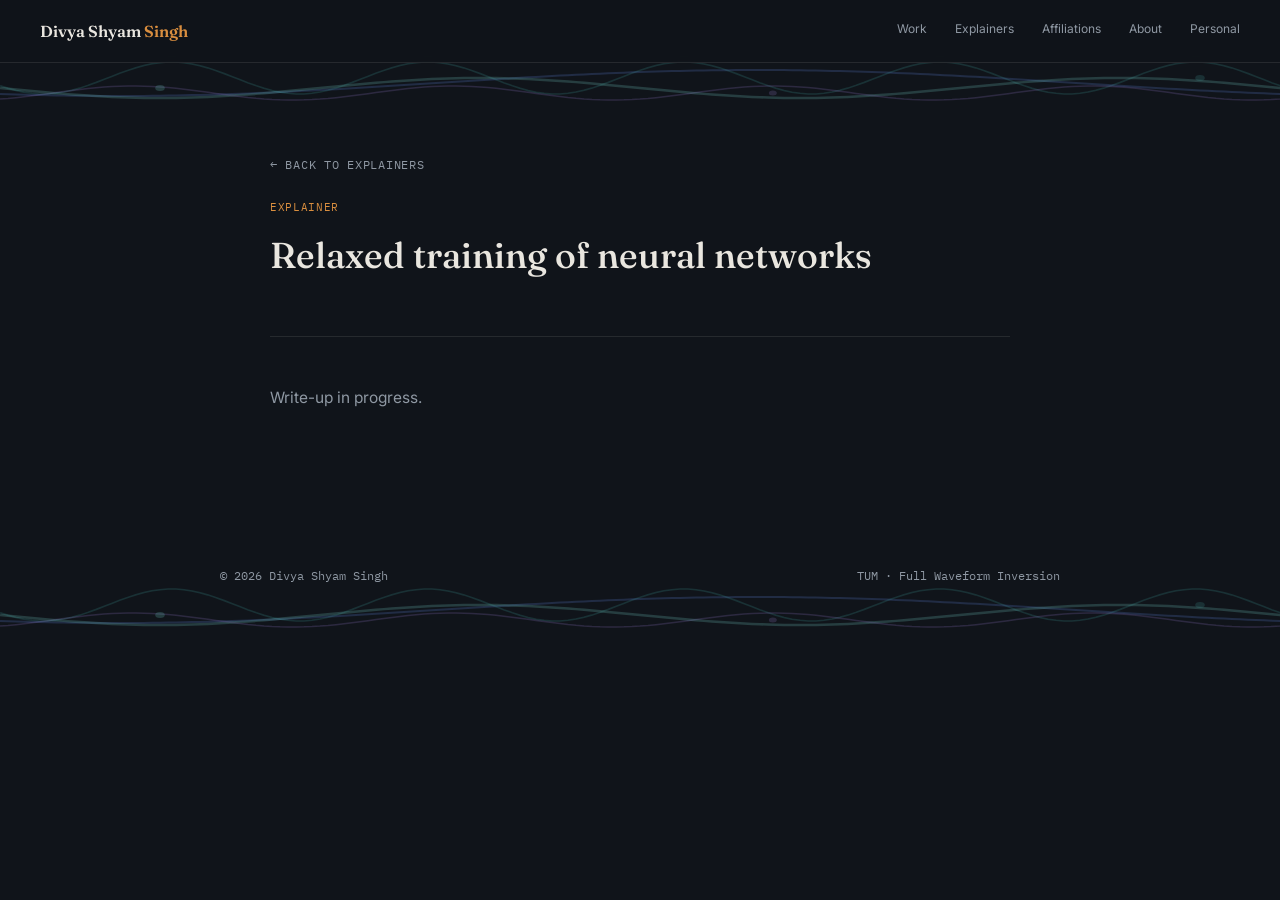
<file: explainers/relaxed-nn-training.html>
<!DOCTYPE html>
<html lang="en">
<head>
<meta charset="UTF-8">
<meta name="viewport" content="width=device-width, initial-scale=1.0">
<title>Relaxed Training of Neural Networks — Divya Shyam Singh</title>
<meta name="description" content="An explainer on relaxed training of neural networks, from Divya Shyam Singh — write-up in progress.">
<link rel="canonical" href="https://divshysin.github.io/explainers/relaxed-nn-training.html">
<meta name="robots" content="noindex">
<link rel="preconnect" href="https://fonts.googleapis.com">
<link rel="preconnect" href="https://fonts.gstatic.com" crossorigin>
<link href="https://fonts.googleapis.com/css2?family=Fraunces:opsz,wght@9..144,400;9..144,500;9..144,600&family=IBM+Plex+Mono:wght@400;500&family=Inter:wght@400;500&display=swap" rel="stylesheet">
<link rel="stylesheet" href="../styles.css?v=20260811c">
<style>
  main{ max-width:820px; }
  section{ padding:0; border-bottom:none; }
  article{ padding:150px 0 100px; }
  .paper-head{ padding-bottom:40px; border-bottom:1px solid var(--line); margin-bottom:48px; }
  .paper-head .eyebrow{ margin-bottom:16px; }
  .paper-head h1{ font-family:'Fraunces', serif; font-weight:500; font-size:clamp(26px,4vw,36px); line-height:1.25; margin:0 0 18px; }
  .back-link{ font-size:12px; color:var(--text-dim); text-decoration:none; }
  .back-link:hover{ color:var(--text); }
  .coming-soon{ color:var(--text-dim); font-size:15.5px; max-width:60ch; }
</style>
</head>
<body>
<div class="edge-waves top-waves" aria-hidden="true">
  <svg viewBox="0 0 1600 60" preserveAspectRatio="none">
    <path class="w2" d="M0.0 35.94 L5.0 36.21 L10.0 36.46 L15.0 36.69 L20.0 36.9 L25.0 37.1 L30.0 37.28 L35.0 37.43 L40.0 37.57 L45.0 37.69 L50.0 37.79 L55.0 37.87 L60.0 37.94 L65.0 37.98 L70.0 38.0 L75.0 38.0 L80.0 37.98 L85.0 37.94 L90.0 37.88 L95.0 37.8 L100.0 37.7 L105.0 37.58 L110.0 37.45 L115.0 37.29 L120.0 37.11 L125.0 36.92 L130.0 36.7 L135.0 36.47 L140.0 36.22 L145.0 35.96 L150.0 35.68 L155.0 35.38 L160.0 35.06 L165.0 34.73 L170.0 34.38 L175.0 34.02 L180.0 33.65 L185.0 33.26 L190.0 32.86 L195.0 32.45 L200.0 32.02 L205.0 31.59 L210.0 31.14 L215.0 30.69 L220.0 30.23 L225.0 29.75 L230.0 29.28 L235.0 28.79 L240.0 28.3 L245.0 27.8 L250.0 27.3 L255.0 26.8 L260.0 26.29 L265.0 25.78 L270.0 25.27 L275.0 24.76 L280.0 24.25 L285.0 23.74 L290.0 23.24 L295.0 22.73 L300.0 22.23 L305.0 21.74 L310.0 21.24 L315.0 20.76 L320.0 20.28 L325.0 19.81 L330.0 19.34 L335.0 18.89 L340.0 18.44 L345.0 18.01 L350.0 17.58 L355.0 17.17 L360.0 16.77 L365.0 16.38 L370.0 16.0 L375.0 15.64 L380.0 15.29 L385.0 14.96 L390.0 14.65 L395.0 14.35 L400.0 14.06 L405.0 13.79 L410.0 13.54 L415.0 13.31 L420.0 13.1 L425.0 12.9 L430.0 12.72 L435.0 12.57 L440.0 12.43 L445.0 12.31 L450.0 12.21 L455.0 12.13 L460.0 12.06 L465.0 12.02 L470.0 12.0 L475.0 12.0 L480.0 12.02 L485.0 12.06 L490.0 12.12 L495.0 12.2 L500.0 12.3 L505.0 12.42 L510.0 12.55 L515.0 12.71 L520.0 12.89 L525.0 13.08 L530.0 13.3 L535.0 13.53 L540.0 13.78 L545.0 14.04 L550.0 14.32 L555.0 14.62 L560.0 14.94 L565.0 15.27 L570.0 15.62 L575.0 15.98 L580.0 16.35 L585.0 16.74 L590.0 17.14 L595.0 17.55 L600.0 17.98 L605.0 18.41 L610.0 18.86 L615.0 19.31 L620.0 19.77 L625.0 20.25 L630.0 20.72 L635.0 21.21 L640.0 21.7 L645.0 22.2 L650.0 22.7 L655.0 23.2 L660.0 23.71 L665.0 24.22 L670.0 24.73 L675.0 25.24 L680.0 25.75 L685.0 26.26 L690.0 26.76 L695.0 27.27 L700.0 27.77 L705.0 28.26 L710.0 28.76 L715.0 29.24 L720.0 29.72 L725.0 30.19 L730.0 30.66 L735.0 31.11 L740.0 31.56 L745.0 31.99 L750.0 32.42 L755.0 32.83 L760.0 33.23 L765.0 33.62 L770.0 34.0 L775.0 34.36 L780.0 34.71 L785.0 35.04 L790.0 35.35 L795.0 35.65 L800.0 35.94 L805.0 36.21 L810.0 36.46 L815.0 36.69 L820.0 36.9 L825.0 37.1 L830.0 37.28 L835.0 37.43 L840.0 37.57 L845.0 37.69 L850.0 37.79 L855.0 37.87 L860.0 37.94 L865.0 37.98 L870.0 38.0 L875.0 38.0 L880.0 37.98 L885.0 37.94 L890.0 37.88 L895.0 37.8 L900.0 37.7 L905.0 37.58 L910.0 37.45 L915.0 37.29 L920.0 37.11 L925.0 36.92 L930.0 36.7 L935.0 36.47 L940.0 36.22 L945.0 35.96 L950.0 35.68 L955.0 35.38 L960.0 35.06 L965.0 34.73 L970.0 34.38 L975.0 34.02 L980.0 33.65 L985.0 33.26 L990.0 32.86 L995.0 32.45 L1000.0 32.02 L1005.0 31.59 L1010.0 31.14 L1015.0 30.69 L1020.0 30.23 L1025.0 29.75 L1030.0 29.28 L1035.0 28.79 L1040.0 28.3 L1045.0 27.8 L1050.0 27.3 L1055.0 26.8 L1060.0 26.29 L1065.0 25.78 L1070.0 25.27 L1075.0 24.76 L1080.0 24.25 L1085.0 23.74 L1090.0 23.24 L1095.0 22.73 L1100.0 22.23 L1105.0 21.74 L1110.0 21.24 L1115.0 20.76 L1120.0 20.28 L1125.0 19.81 L1130.0 19.34 L1135.0 18.89 L1140.0 18.44 L1145.0 18.01 L1150.0 17.58 L1155.0 17.17 L1160.0 16.77 L1165.0 16.38 L1170.0 16.0 L1175.0 15.64 L1180.0 15.29 L1185.0 14.96 L1190.0 14.65 L1195.0 14.35 L1200.0 14.06 L1205.0 13.79 L1210.0 13.54 L1215.0 13.31 L1220.0 13.1 L1225.0 12.9 L1230.0 12.72 L1235.0 12.57 L1240.0 12.43 L1245.0 12.31 L1250.0 12.21 L1255.0 12.13 L1260.0 12.06 L1265.0 12.02 L1270.0 12.0 L1275.0 12.0 L1280.0 12.02 L1285.0 12.06 L1290.0 12.12 L1295.0 12.2 L1300.0 12.3 L1305.0 12.42 L1310.0 12.55 L1315.0 12.71 L1320.0 12.89 L1325.0 13.08 L1330.0 13.3 L1335.0 13.53 L1340.0 13.78 L1345.0 14.04 L1350.0 14.32 L1355.0 14.62 L1360.0 14.94 L1365.0 15.27 L1370.0 15.62 L1375.0 15.98 L1380.0 16.35 L1385.0 16.74 L1390.0 17.14 L1395.0 17.55 L1400.0 17.98 L1405.0 18.41 L1410.0 18.86 L1415.0 19.31 L1420.0 19.77 L1425.0 20.25 L1430.0 20.72 L1435.0 21.21 L1440.0 21.7 L1445.0 22.2 L1450.0 22.7 L1455.0 23.2 L1460.0 23.71 L1465.0 24.22 L1470.0 24.73 L1475.0 25.24 L1480.0 25.75 L1485.0 26.26 L1490.0 26.76 L1495.0 27.27 L1500.0 27.77 L1505.0 28.26 L1510.0 28.76 L1515.0 29.24 L1520.0 29.72 L1525.0 30.19 L1530.0 30.66 L1535.0 31.11 L1540.0 31.56 L1545.0 31.99 L1550.0 32.42 L1555.0 32.83 L1560.0 33.23 L1565.0 33.62 L1570.0 34.0 L1575.0 34.36 L1580.0 34.71 L1585.0 35.04 L1590.0 35.35 L1595.0 35.65 L1600.0 35.94"/>
    <path class="w1" d="M0.0 30.0 L5.0 30.78 L10.0 31.56 L15.0 32.33 L20.0 33.09 L25.0 33.83 L30.0 34.54 L35.0 35.22 L40.0 35.88 L45.0 36.49 L50.0 37.07 L55.0 37.6 L60.0 38.09 L65.0 38.53 L70.0 38.91 L75.0 39.24 L80.0 39.51 L85.0 39.72 L90.0 39.88 L95.0 39.97 L100.0 40.0 L105.0 39.97 L110.0 39.88 L115.0 39.72 L120.0 39.51 L125.0 39.24 L130.0 38.91 L135.0 38.53 L140.0 38.09 L145.0 37.6 L150.0 37.07 L155.0 36.49 L160.0 35.88 L165.0 35.22 L170.0 34.54 L175.0 33.83 L180.0 33.09 L185.0 32.33 L190.0 31.56 L195.0 30.78 L200.0 30.0 L205.0 29.22 L210.0 28.44 L215.0 27.67 L220.0 26.91 L225.0 26.17 L230.0 25.46 L235.0 24.78 L240.0 24.12 L245.0 23.51 L250.0 22.93 L255.0 22.4 L260.0 21.91 L265.0 21.47 L270.0 21.09 L275.0 20.76 L280.0 20.49 L285.0 20.28 L290.0 20.12 L295.0 20.03 L300.0 20.0 L305.0 20.03 L310.0 20.12 L315.0 20.28 L320.0 20.49 L325.0 20.76 L330.0 21.09 L335.0 21.47 L340.0 21.91 L345.0 22.4 L350.0 22.93 L355.0 23.51 L360.0 24.12 L365.0 24.78 L370.0 25.46 L375.0 26.17 L380.0 26.91 L385.0 27.67 L390.0 28.44 L395.0 29.22 L400.0 30.0 L405.0 30.78 L410.0 31.56 L415.0 32.33 L420.0 33.09 L425.0 33.83 L430.0 34.54 L435.0 35.22 L440.0 35.88 L445.0 36.49 L450.0 37.07 L455.0 37.6 L460.0 38.09 L465.0 38.53 L470.0 38.91 L475.0 39.24 L480.0 39.51 L485.0 39.72 L490.0 39.88 L495.0 39.97 L500.0 40.0 L505.0 39.97 L510.0 39.88 L515.0 39.72 L520.0 39.51 L525.0 39.24 L530.0 38.91 L535.0 38.53 L540.0 38.09 L545.0 37.6 L550.0 37.07 L555.0 36.49 L560.0 35.88 L565.0 35.22 L570.0 34.54 L575.0 33.83 L580.0 33.09 L585.0 32.33 L590.0 31.56 L595.0 30.78 L600.0 30.0 L605.0 29.22 L610.0 28.44 L615.0 27.67 L620.0 26.91 L625.0 26.17 L630.0 25.46 L635.0 24.78 L640.0 24.12 L645.0 23.51 L650.0 22.93 L655.0 22.4 L660.0 21.91 L665.0 21.47 L670.0 21.09 L675.0 20.76 L680.0 20.49 L685.0 20.28 L690.0 20.12 L695.0 20.03 L700.0 20.0 L705.0 20.03 L710.0 20.12 L715.0 20.28 L720.0 20.49 L725.0 20.76 L730.0 21.09 L735.0 21.47 L740.0 21.91 L745.0 22.4 L750.0 22.93 L755.0 23.51 L760.0 24.12 L765.0 24.78 L770.0 25.46 L775.0 26.17 L780.0 26.91 L785.0 27.67 L790.0 28.44 L795.0 29.22 L800.0 30.0 L805.0 30.78 L810.0 31.56 L815.0 32.33 L820.0 33.09 L825.0 33.83 L830.0 34.54 L835.0 35.22 L840.0 35.88 L845.0 36.49 L850.0 37.07 L855.0 37.6 L860.0 38.09 L865.0 38.53 L870.0 38.91 L875.0 39.24 L880.0 39.51 L885.0 39.72 L890.0 39.88 L895.0 39.97 L900.0 40.0 L905.0 39.97 L910.0 39.88 L915.0 39.72 L920.0 39.51 L925.0 39.24 L930.0 38.91 L935.0 38.53 L940.0 38.09 L945.0 37.6 L950.0 37.07 L955.0 36.49 L960.0 35.88 L965.0 35.22 L970.0 34.54 L975.0 33.83 L980.0 33.09 L985.0 32.33 L990.0 31.56 L995.0 30.78 L1000.0 30.0 L1005.0 29.22 L1010.0 28.44 L1015.0 27.67 L1020.0 26.91 L1025.0 26.17 L1030.0 25.46 L1035.0 24.78 L1040.0 24.12 L1045.0 23.51 L1050.0 22.93 L1055.0 22.4 L1060.0 21.91 L1065.0 21.47 L1070.0 21.09 L1075.0 20.76 L1080.0 20.49 L1085.0 20.28 L1090.0 20.12 L1095.0 20.03 L1100.0 20.0 L1105.0 20.03 L1110.0 20.12 L1115.0 20.28 L1120.0 20.49 L1125.0 20.76 L1130.0 21.09 L1135.0 21.47 L1140.0 21.91 L1145.0 22.4 L1150.0 22.93 L1155.0 23.51 L1160.0 24.12 L1165.0 24.78 L1170.0 25.46 L1175.0 26.17 L1180.0 26.91 L1185.0 27.67 L1190.0 28.44 L1195.0 29.22 L1200.0 30.0 L1205.0 30.78 L1210.0 31.56 L1215.0 32.33 L1220.0 33.09 L1225.0 33.83 L1230.0 34.54 L1235.0 35.22 L1240.0 35.88 L1245.0 36.49 L1250.0 37.07 L1255.0 37.6 L1260.0 38.09 L1265.0 38.53 L1270.0 38.91 L1275.0 39.24 L1280.0 39.51 L1285.0 39.72 L1290.0 39.88 L1295.0 39.97 L1300.0 40.0 L1305.0 39.97 L1310.0 39.88 L1315.0 39.72 L1320.0 39.51 L1325.0 39.24 L1330.0 38.91 L1335.0 38.53 L1340.0 38.09 L1345.0 37.6 L1350.0 37.07 L1355.0 36.49 L1360.0 35.88 L1365.0 35.22 L1370.0 34.54 L1375.0 33.83 L1380.0 33.09 L1385.0 32.33 L1390.0 31.56 L1395.0 30.78 L1400.0 30.0 L1405.0 29.22 L1410.0 28.44 L1415.0 27.67 L1420.0 26.91 L1425.0 26.17 L1430.0 25.46 L1435.0 24.78 L1440.0 24.12 L1445.0 23.51 L1450.0 22.93 L1455.0 22.4 L1460.0 21.91 L1465.0 21.47 L1470.0 21.09 L1475.0 20.76 L1480.0 20.49 L1485.0 20.28 L1490.0 20.12 L1495.0 20.03 L1500.0 20.0 L1505.0 20.03 L1510.0 20.12 L1515.0 20.28 L1520.0 20.49 L1525.0 20.76 L1530.0 21.09 L1535.0 21.47 L1540.0 21.91 L1545.0 22.4 L1550.0 22.93 L1555.0 23.51 L1560.0 24.12 L1565.0 24.78 L1570.0 25.46 L1575.0 26.17 L1580.0 26.91 L1585.0 27.67 L1590.0 28.44 L1595.0 29.22 L1600.0 30.0"/>
    <path class="w4" d="M0.0 27.67 L5.0 30.26 L10.0 32.46 L15.0 34.18 L20.0 35.35 L25.0 35.94 L30.0 35.91 L35.0 35.27 L40.0 34.04 L45.0 32.28 L50.0 30.04 L55.0 27.41 L60.0 24.5 L65.0 21.42 L70.0 18.29 L75.0 15.22 L80.0 12.33 L85.0 9.74 L90.0 7.54 L95.0 5.82 L100.0 4.65 L105.0 4.06 L110.0 4.09 L115.0 4.73 L120.0 5.96 L125.0 7.72 L130.0 9.96 L135.0 12.59 L140.0 15.5 L145.0 18.58 L150.0 21.71 L155.0 24.78 L160.0 27.67 L165.0 30.26 L170.0 32.46 L175.0 34.18 L180.0 35.35 L185.0 35.94 L190.0 35.91 L195.0 35.27 L200.0 34.04 L205.0 32.28 L210.0 30.04 L215.0 27.41 L220.0 24.5 L225.0 21.42 L230.0 18.29 L235.0 15.22 L240.0 12.33 L245.0 9.74 L250.0 7.54 L255.0 5.82 L260.0 4.65 L265.0 4.06 L270.0 4.09 L275.0 4.73 L280.0 5.96 L285.0 7.72 L290.0 9.96 L295.0 12.59 L300.0 15.5 L305.0 18.58 L310.0 21.71 L315.0 24.78 L320.0 27.67 L325.0 30.26 L330.0 32.46 L335.0 34.18 L340.0 35.35 L345.0 35.94 L350.0 35.91 L355.0 35.27 L360.0 34.04 L365.0 32.28 L370.0 30.04 L375.0 27.41 L380.0 24.5 L385.0 21.42 L390.0 18.29 L395.0 15.22 L400.0 12.33 L405.0 9.74 L410.0 7.54 L415.0 5.82 L420.0 4.65 L425.0 4.06 L430.0 4.09 L435.0 4.73 L440.0 5.96 L445.0 7.72 L450.0 9.96 L455.0 12.59 L460.0 15.5 L465.0 18.58 L470.0 21.71 L475.0 24.78 L480.0 27.67 L485.0 30.26 L490.0 32.46 L495.0 34.18 L500.0 35.35 L505.0 35.94 L510.0 35.91 L515.0 35.27 L520.0 34.04 L525.0 32.28 L530.0 30.04 L535.0 27.41 L540.0 24.5 L545.0 21.42 L550.0 18.29 L555.0 15.22 L560.0 12.33 L565.0 9.74 L570.0 7.54 L575.0 5.82 L580.0 4.65 L585.0 4.06 L590.0 4.09 L595.0 4.73 L600.0 5.96 L605.0 7.72 L610.0 9.96 L615.0 12.59 L620.0 15.5 L625.0 18.58 L630.0 21.71 L635.0 24.78 L640.0 27.67 L645.0 30.26 L650.0 32.46 L655.0 34.18 L660.0 35.35 L665.0 35.94 L670.0 35.91 L675.0 35.27 L680.0 34.04 L685.0 32.28 L690.0 30.04 L695.0 27.41 L700.0 24.5 L705.0 21.42 L710.0 18.29 L715.0 15.22 L720.0 12.33 L725.0 9.74 L730.0 7.54 L735.0 5.82 L740.0 4.65 L745.0 4.06 L750.0 4.09 L755.0 4.73 L760.0 5.96 L765.0 7.72 L770.0 9.96 L775.0 12.59 L780.0 15.5 L785.0 18.58 L790.0 21.71 L795.0 24.78 L800.0 27.67 L805.0 30.26 L810.0 32.46 L815.0 34.18 L820.0 35.35 L825.0 35.94 L830.0 35.91 L835.0 35.27 L840.0 34.04 L845.0 32.28 L850.0 30.04 L855.0 27.41 L860.0 24.5 L865.0 21.42 L870.0 18.29 L875.0 15.22 L880.0 12.33 L885.0 9.74 L890.0 7.54 L895.0 5.82 L900.0 4.65 L905.0 4.06 L910.0 4.09 L915.0 4.73 L920.0 5.96 L925.0 7.72 L930.0 9.96 L935.0 12.59 L940.0 15.5 L945.0 18.58 L950.0 21.71 L955.0 24.78 L960.0 27.67 L965.0 30.26 L970.0 32.46 L975.0 34.18 L980.0 35.35 L985.0 35.94 L990.0 35.91 L995.0 35.27 L1000.0 34.04 L1005.0 32.28 L1010.0 30.04 L1015.0 27.41 L1020.0 24.5 L1025.0 21.42 L1030.0 18.29 L1035.0 15.22 L1040.0 12.33 L1045.0 9.74 L1050.0 7.54 L1055.0 5.82 L1060.0 4.65 L1065.0 4.06 L1070.0 4.09 L1075.0 4.73 L1080.0 5.96 L1085.0 7.72 L1090.0 9.96 L1095.0 12.59 L1100.0 15.5 L1105.0 18.58 L1110.0 21.71 L1115.0 24.78 L1120.0 27.67 L1125.0 30.26 L1130.0 32.46 L1135.0 34.18 L1140.0 35.35 L1145.0 35.94 L1150.0 35.91 L1155.0 35.27 L1160.0 34.04 L1165.0 32.28 L1170.0 30.04 L1175.0 27.41 L1180.0 24.5 L1185.0 21.42 L1190.0 18.29 L1195.0 15.22 L1200.0 12.33 L1205.0 9.74 L1210.0 7.54 L1215.0 5.82 L1220.0 4.65 L1225.0 4.06 L1230.0 4.09 L1235.0 4.73 L1240.0 5.96 L1245.0 7.72 L1250.0 9.96 L1255.0 12.59 L1260.0 15.5 L1265.0 18.58 L1270.0 21.71 L1275.0 24.78 L1280.0 27.67 L1285.0 30.26 L1290.0 32.46 L1295.0 34.18 L1300.0 35.35 L1305.0 35.94 L1310.0 35.91 L1315.0 35.27 L1320.0 34.04 L1325.0 32.28 L1330.0 30.04 L1335.0 27.41 L1340.0 24.5 L1345.0 21.42 L1350.0 18.29 L1355.0 15.22 L1360.0 12.33 L1365.0 9.74 L1370.0 7.54 L1375.0 5.82 L1380.0 4.65 L1385.0 4.06 L1390.0 4.09 L1395.0 4.73 L1400.0 5.96 L1405.0 7.72 L1410.0 9.96 L1415.0 12.59 L1420.0 15.5 L1425.0 18.58 L1430.0 21.71 L1435.0 24.78 L1440.0 27.67 L1445.0 30.26 L1450.0 32.46 L1455.0 34.18 L1460.0 35.35 L1465.0 35.94 L1470.0 35.91 L1475.0 35.27 L1480.0 34.04 L1485.0 32.28 L1490.0 30.04 L1495.0 27.41 L1500.0 24.5 L1505.0 21.42 L1510.0 18.29 L1515.0 15.22 L1520.0 12.33 L1525.0 9.74 L1530.0 7.54 L1535.0 5.82 L1540.0 4.65 L1545.0 4.06 L1550.0 4.09 L1555.0 4.73 L1560.0 5.96 L1565.0 7.72 L1570.0 9.96 L1575.0 12.59 L1580.0 15.5 L1585.0 18.58 L1590.0 21.71 L1595.0 24.78 L1600.0 27.67"/>
    <path class="w3" d="M0.0 41.04 L5.0 40.42 L10.0 39.65 L15.0 38.78 L20.0 37.81 L25.0 36.77 L30.0 35.69 L35.0 34.59 L40.0 33.51 L45.0 32.45 L50.0 31.47 L55.0 30.56 L60.0 29.77 L65.0 29.11 L70.0 28.59 L75.0 28.23 L80.0 28.03 L85.0 28.01 L90.0 28.16 L95.0 28.48 L100.0 28.96 L105.0 29.58 L110.0 30.35 L115.0 31.22 L120.0 32.19 L125.0 33.23 L130.0 34.31 L135.0 35.41 L140.0 36.49 L145.0 37.55 L150.0 38.53 L155.0 39.44 L160.0 40.23 L165.0 40.89 L170.0 41.41 L175.0 41.77 L180.0 41.97 L185.0 41.99 L190.0 41.84 L195.0 41.52 L200.0 41.04 L205.0 40.42 L210.0 39.65 L215.0 38.78 L220.0 37.81 L225.0 36.77 L230.0 35.69 L235.0 34.59 L240.0 33.51 L245.0 32.45 L250.0 31.47 L255.0 30.56 L260.0 29.77 L265.0 29.11 L270.0 28.59 L275.0 28.23 L280.0 28.03 L285.0 28.01 L290.0 28.16 L295.0 28.48 L300.0 28.96 L305.0 29.58 L310.0 30.35 L315.0 31.22 L320.0 32.19 L325.0 33.23 L330.0 34.31 L335.0 35.41 L340.0 36.49 L345.0 37.55 L350.0 38.53 L355.0 39.44 L360.0 40.23 L365.0 40.89 L370.0 41.41 L375.0 41.77 L380.0 41.97 L385.0 41.99 L390.0 41.84 L395.0 41.52 L400.0 41.04 L405.0 40.42 L410.0 39.65 L415.0 38.78 L420.0 37.81 L425.0 36.77 L430.0 35.69 L435.0 34.59 L440.0 33.51 L445.0 32.45 L450.0 31.47 L455.0 30.56 L460.0 29.77 L465.0 29.11 L470.0 28.59 L475.0 28.23 L480.0 28.03 L485.0 28.01 L490.0 28.16 L495.0 28.48 L500.0 28.96 L505.0 29.58 L510.0 30.35 L515.0 31.22 L520.0 32.19 L525.0 33.23 L530.0 34.31 L535.0 35.41 L540.0 36.49 L545.0 37.55 L550.0 38.53 L555.0 39.44 L560.0 40.23 L565.0 40.89 L570.0 41.41 L575.0 41.77 L580.0 41.97 L585.0 41.99 L590.0 41.84 L595.0 41.52 L600.0 41.04 L605.0 40.42 L610.0 39.65 L615.0 38.78 L620.0 37.81 L625.0 36.77 L630.0 35.69 L635.0 34.59 L640.0 33.51 L645.0 32.45 L650.0 31.47 L655.0 30.56 L660.0 29.77 L665.0 29.11 L670.0 28.59 L675.0 28.23 L680.0 28.03 L685.0 28.01 L690.0 28.16 L695.0 28.48 L700.0 28.96 L705.0 29.58 L710.0 30.35 L715.0 31.22 L720.0 32.19 L725.0 33.23 L730.0 34.31 L735.0 35.41 L740.0 36.49 L745.0 37.55 L750.0 38.53 L755.0 39.44 L760.0 40.23 L765.0 40.89 L770.0 41.41 L775.0 41.77 L780.0 41.97 L785.0 41.99 L790.0 41.84 L795.0 41.52 L800.0 41.04 L805.0 40.42 L810.0 39.65 L815.0 38.78 L820.0 37.81 L825.0 36.77 L830.0 35.69 L835.0 34.59 L840.0 33.51 L845.0 32.45 L850.0 31.47 L855.0 30.56 L860.0 29.77 L865.0 29.11 L870.0 28.59 L875.0 28.23 L880.0 28.03 L885.0 28.01 L890.0 28.16 L895.0 28.48 L900.0 28.96 L905.0 29.58 L910.0 30.35 L915.0 31.22 L920.0 32.19 L925.0 33.23 L930.0 34.31 L935.0 35.41 L940.0 36.49 L945.0 37.55 L950.0 38.53 L955.0 39.44 L960.0 40.23 L965.0 40.89 L970.0 41.41 L975.0 41.77 L980.0 41.97 L985.0 41.99 L990.0 41.84 L995.0 41.52 L1000.0 41.04 L1005.0 40.42 L1010.0 39.65 L1015.0 38.78 L1020.0 37.81 L1025.0 36.77 L1030.0 35.69 L1035.0 34.59 L1040.0 33.51 L1045.0 32.45 L1050.0 31.47 L1055.0 30.56 L1060.0 29.77 L1065.0 29.11 L1070.0 28.59 L1075.0 28.23 L1080.0 28.03 L1085.0 28.01 L1090.0 28.16 L1095.0 28.48 L1100.0 28.96 L1105.0 29.58 L1110.0 30.35 L1115.0 31.22 L1120.0 32.19 L1125.0 33.23 L1130.0 34.31 L1135.0 35.41 L1140.0 36.49 L1145.0 37.55 L1150.0 38.53 L1155.0 39.44 L1160.0 40.23 L1165.0 40.89 L1170.0 41.41 L1175.0 41.77 L1180.0 41.97 L1185.0 41.99 L1190.0 41.84 L1195.0 41.52 L1200.0 41.04 L1205.0 40.42 L1210.0 39.65 L1215.0 38.78 L1220.0 37.81 L1225.0 36.77 L1230.0 35.69 L1235.0 34.59 L1240.0 33.51 L1245.0 32.45 L1250.0 31.47 L1255.0 30.56 L1260.0 29.77 L1265.0 29.11 L1270.0 28.59 L1275.0 28.23 L1280.0 28.03 L1285.0 28.01 L1290.0 28.16 L1295.0 28.48 L1300.0 28.96 L1305.0 29.58 L1310.0 30.35 L1315.0 31.22 L1320.0 32.19 L1325.0 33.23 L1330.0 34.31 L1335.0 35.41 L1340.0 36.49 L1345.0 37.55 L1350.0 38.53 L1355.0 39.44 L1360.0 40.23 L1365.0 40.89 L1370.0 41.41 L1375.0 41.77 L1380.0 41.97 L1385.0 41.99 L1390.0 41.84 L1395.0 41.52 L1400.0 41.04 L1405.0 40.42 L1410.0 39.65 L1415.0 38.78 L1420.0 37.81 L1425.0 36.77 L1430.0 35.69 L1435.0 34.59 L1440.0 33.51 L1445.0 32.45 L1450.0 31.47 L1455.0 30.56 L1460.0 29.77 L1465.0 29.11 L1470.0 28.59 L1475.0 28.23 L1480.0 28.03 L1485.0 28.01 L1490.0 28.16 L1495.0 28.48 L1500.0 28.96 L1505.0 29.58 L1510.0 30.35 L1515.0 31.22 L1520.0 32.19 L1525.0 33.23 L1530.0 34.31 L1535.0 35.41 L1540.0 36.49 L1545.0 37.55 L1550.0 38.53 L1555.0 39.44 L1560.0 40.23 L1565.0 40.89 L1570.0 41.41 L1575.0 41.77 L1580.0 41.97 L1585.0 41.99 L1590.0 41.84 L1595.0 41.52 L1600.0 41.04"/>
    <circle class="w1" cx="100" cy="30" r="3"/>
    <circle class="w3" cx="483" cy="35" r="2.5"/>
    <circle class="w4" cx="750" cy="20" r="3"/>
    <circle class="w2" cx="1266" cy="25" r="3"/>
  </svg>
</div>
<div class="edge-waves bottom-waves" aria-hidden="true">
  <svg viewBox="0 0 1600 60" preserveAspectRatio="none">
    <path class="w2" d="M0.0 35.94 L5.0 36.21 L10.0 36.46 L15.0 36.69 L20.0 36.9 L25.0 37.1 L30.0 37.28 L35.0 37.43 L40.0 37.57 L45.0 37.69 L50.0 37.79 L55.0 37.87 L60.0 37.94 L65.0 37.98 L70.0 38.0 L75.0 38.0 L80.0 37.98 L85.0 37.94 L90.0 37.88 L95.0 37.8 L100.0 37.7 L105.0 37.58 L110.0 37.45 L115.0 37.29 L120.0 37.11 L125.0 36.92 L130.0 36.7 L135.0 36.47 L140.0 36.22 L145.0 35.96 L150.0 35.68 L155.0 35.38 L160.0 35.06 L165.0 34.73 L170.0 34.38 L175.0 34.02 L180.0 33.65 L185.0 33.26 L190.0 32.86 L195.0 32.45 L200.0 32.02 L205.0 31.59 L210.0 31.14 L215.0 30.69 L220.0 30.23 L225.0 29.75 L230.0 29.28 L235.0 28.79 L240.0 28.3 L245.0 27.8 L250.0 27.3 L255.0 26.8 L260.0 26.29 L265.0 25.78 L270.0 25.27 L275.0 24.76 L280.0 24.25 L285.0 23.74 L290.0 23.24 L295.0 22.73 L300.0 22.23 L305.0 21.74 L310.0 21.24 L315.0 20.76 L320.0 20.28 L325.0 19.81 L330.0 19.34 L335.0 18.89 L340.0 18.44 L345.0 18.01 L350.0 17.58 L355.0 17.17 L360.0 16.77 L365.0 16.38 L370.0 16.0 L375.0 15.64 L380.0 15.29 L385.0 14.96 L390.0 14.65 L395.0 14.35 L400.0 14.06 L405.0 13.79 L410.0 13.54 L415.0 13.31 L420.0 13.1 L425.0 12.9 L430.0 12.72 L435.0 12.57 L440.0 12.43 L445.0 12.31 L450.0 12.21 L455.0 12.13 L460.0 12.06 L465.0 12.02 L470.0 12.0 L475.0 12.0 L480.0 12.02 L485.0 12.06 L490.0 12.12 L495.0 12.2 L500.0 12.3 L505.0 12.42 L510.0 12.55 L515.0 12.71 L520.0 12.89 L525.0 13.08 L530.0 13.3 L535.0 13.53 L540.0 13.78 L545.0 14.04 L550.0 14.32 L555.0 14.62 L560.0 14.94 L565.0 15.27 L570.0 15.62 L575.0 15.98 L580.0 16.35 L585.0 16.74 L590.0 17.14 L595.0 17.55 L600.0 17.98 L605.0 18.41 L610.0 18.86 L615.0 19.31 L620.0 19.77 L625.0 20.25 L630.0 20.72 L635.0 21.21 L640.0 21.7 L645.0 22.2 L650.0 22.7 L655.0 23.2 L660.0 23.71 L665.0 24.22 L670.0 24.73 L675.0 25.24 L680.0 25.75 L685.0 26.26 L690.0 26.76 L695.0 27.27 L700.0 27.77 L705.0 28.26 L710.0 28.76 L715.0 29.24 L720.0 29.72 L725.0 30.19 L730.0 30.66 L735.0 31.11 L740.0 31.56 L745.0 31.99 L750.0 32.42 L755.0 32.83 L760.0 33.23 L765.0 33.62 L770.0 34.0 L775.0 34.36 L780.0 34.71 L785.0 35.04 L790.0 35.35 L795.0 35.65 L800.0 35.94 L805.0 36.21 L810.0 36.46 L815.0 36.69 L820.0 36.9 L825.0 37.1 L830.0 37.28 L835.0 37.43 L840.0 37.57 L845.0 37.69 L850.0 37.79 L855.0 37.87 L860.0 37.94 L865.0 37.98 L870.0 38.0 L875.0 38.0 L880.0 37.98 L885.0 37.94 L890.0 37.88 L895.0 37.8 L900.0 37.7 L905.0 37.58 L910.0 37.45 L915.0 37.29 L920.0 37.11 L925.0 36.92 L930.0 36.7 L935.0 36.47 L940.0 36.22 L945.0 35.96 L950.0 35.68 L955.0 35.38 L960.0 35.06 L965.0 34.73 L970.0 34.38 L975.0 34.02 L980.0 33.65 L985.0 33.26 L990.0 32.86 L995.0 32.45 L1000.0 32.02 L1005.0 31.59 L1010.0 31.14 L1015.0 30.69 L1020.0 30.23 L1025.0 29.75 L1030.0 29.28 L1035.0 28.79 L1040.0 28.3 L1045.0 27.8 L1050.0 27.3 L1055.0 26.8 L1060.0 26.29 L1065.0 25.78 L1070.0 25.27 L1075.0 24.76 L1080.0 24.25 L1085.0 23.74 L1090.0 23.24 L1095.0 22.73 L1100.0 22.23 L1105.0 21.74 L1110.0 21.24 L1115.0 20.76 L1120.0 20.28 L1125.0 19.81 L1130.0 19.34 L1135.0 18.89 L1140.0 18.44 L1145.0 18.01 L1150.0 17.58 L1155.0 17.17 L1160.0 16.77 L1165.0 16.38 L1170.0 16.0 L1175.0 15.64 L1180.0 15.29 L1185.0 14.96 L1190.0 14.65 L1195.0 14.35 L1200.0 14.06 L1205.0 13.79 L1210.0 13.54 L1215.0 13.31 L1220.0 13.1 L1225.0 12.9 L1230.0 12.72 L1235.0 12.57 L1240.0 12.43 L1245.0 12.31 L1250.0 12.21 L1255.0 12.13 L1260.0 12.06 L1265.0 12.02 L1270.0 12.0 L1275.0 12.0 L1280.0 12.02 L1285.0 12.06 L1290.0 12.12 L1295.0 12.2 L1300.0 12.3 L1305.0 12.42 L1310.0 12.55 L1315.0 12.71 L1320.0 12.89 L1325.0 13.08 L1330.0 13.3 L1335.0 13.53 L1340.0 13.78 L1345.0 14.04 L1350.0 14.32 L1355.0 14.62 L1360.0 14.94 L1365.0 15.27 L1370.0 15.62 L1375.0 15.98 L1380.0 16.35 L1385.0 16.74 L1390.0 17.14 L1395.0 17.55 L1400.0 17.98 L1405.0 18.41 L1410.0 18.86 L1415.0 19.31 L1420.0 19.77 L1425.0 20.25 L1430.0 20.72 L1435.0 21.21 L1440.0 21.7 L1445.0 22.2 L1450.0 22.7 L1455.0 23.2 L1460.0 23.71 L1465.0 24.22 L1470.0 24.73 L1475.0 25.24 L1480.0 25.75 L1485.0 26.26 L1490.0 26.76 L1495.0 27.27 L1500.0 27.77 L1505.0 28.26 L1510.0 28.76 L1515.0 29.24 L1520.0 29.72 L1525.0 30.19 L1530.0 30.66 L1535.0 31.11 L1540.0 31.56 L1545.0 31.99 L1550.0 32.42 L1555.0 32.83 L1560.0 33.23 L1565.0 33.62 L1570.0 34.0 L1575.0 34.36 L1580.0 34.71 L1585.0 35.04 L1590.0 35.35 L1595.0 35.65 L1600.0 35.94"/>
    <path class="w1" d="M0.0 30.0 L5.0 30.78 L10.0 31.56 L15.0 32.33 L20.0 33.09 L25.0 33.83 L30.0 34.54 L35.0 35.22 L40.0 35.88 L45.0 36.49 L50.0 37.07 L55.0 37.6 L60.0 38.09 L65.0 38.53 L70.0 38.91 L75.0 39.24 L80.0 39.51 L85.0 39.72 L90.0 39.88 L95.0 39.97 L100.0 40.0 L105.0 39.97 L110.0 39.88 L115.0 39.72 L120.0 39.51 L125.0 39.24 L130.0 38.91 L135.0 38.53 L140.0 38.09 L145.0 37.6 L150.0 37.07 L155.0 36.49 L160.0 35.88 L165.0 35.22 L170.0 34.54 L175.0 33.83 L180.0 33.09 L185.0 32.33 L190.0 31.56 L195.0 30.78 L200.0 30.0 L205.0 29.22 L210.0 28.44 L215.0 27.67 L220.0 26.91 L225.0 26.17 L230.0 25.46 L235.0 24.78 L240.0 24.12 L245.0 23.51 L250.0 22.93 L255.0 22.4 L260.0 21.91 L265.0 21.47 L270.0 21.09 L275.0 20.76 L280.0 20.49 L285.0 20.28 L290.0 20.12 L295.0 20.03 L300.0 20.0 L305.0 20.03 L310.0 20.12 L315.0 20.28 L320.0 20.49 L325.0 20.76 L330.0 21.09 L335.0 21.47 L340.0 21.91 L345.0 22.4 L350.0 22.93 L355.0 23.51 L360.0 24.12 L365.0 24.78 L370.0 25.46 L375.0 26.17 L380.0 26.91 L385.0 27.67 L390.0 28.44 L395.0 29.22 L400.0 30.0 L405.0 30.78 L410.0 31.56 L415.0 32.33 L420.0 33.09 L425.0 33.83 L430.0 34.54 L435.0 35.22 L440.0 35.88 L445.0 36.49 L450.0 37.07 L455.0 37.6 L460.0 38.09 L465.0 38.53 L470.0 38.91 L475.0 39.24 L480.0 39.51 L485.0 39.72 L490.0 39.88 L495.0 39.97 L500.0 40.0 L505.0 39.97 L510.0 39.88 L515.0 39.72 L520.0 39.51 L525.0 39.24 L530.0 38.91 L535.0 38.53 L540.0 38.09 L545.0 37.6 L550.0 37.07 L555.0 36.49 L560.0 35.88 L565.0 35.22 L570.0 34.54 L575.0 33.83 L580.0 33.09 L585.0 32.33 L590.0 31.56 L595.0 30.78 L600.0 30.0 L605.0 29.22 L610.0 28.44 L615.0 27.67 L620.0 26.91 L625.0 26.17 L630.0 25.46 L635.0 24.78 L640.0 24.12 L645.0 23.51 L650.0 22.93 L655.0 22.4 L660.0 21.91 L665.0 21.47 L670.0 21.09 L675.0 20.76 L680.0 20.49 L685.0 20.28 L690.0 20.12 L695.0 20.03 L700.0 20.0 L705.0 20.03 L710.0 20.12 L715.0 20.28 L720.0 20.49 L725.0 20.76 L730.0 21.09 L735.0 21.47 L740.0 21.91 L745.0 22.4 L750.0 22.93 L755.0 23.51 L760.0 24.12 L765.0 24.78 L770.0 25.46 L775.0 26.17 L780.0 26.91 L785.0 27.67 L790.0 28.44 L795.0 29.22 L800.0 30.0 L805.0 30.78 L810.0 31.56 L815.0 32.33 L820.0 33.09 L825.0 33.83 L830.0 34.54 L835.0 35.22 L840.0 35.88 L845.0 36.49 L850.0 37.07 L855.0 37.6 L860.0 38.09 L865.0 38.53 L870.0 38.91 L875.0 39.24 L880.0 39.51 L885.0 39.72 L890.0 39.88 L895.0 39.97 L900.0 40.0 L905.0 39.97 L910.0 39.88 L915.0 39.72 L920.0 39.51 L925.0 39.24 L930.0 38.91 L935.0 38.53 L940.0 38.09 L945.0 37.6 L950.0 37.07 L955.0 36.49 L960.0 35.88 L965.0 35.22 L970.0 34.54 L975.0 33.83 L980.0 33.09 L985.0 32.33 L990.0 31.56 L995.0 30.78 L1000.0 30.0 L1005.0 29.22 L1010.0 28.44 L1015.0 27.67 L1020.0 26.91 L1025.0 26.17 L1030.0 25.46 L1035.0 24.78 L1040.0 24.12 L1045.0 23.51 L1050.0 22.93 L1055.0 22.4 L1060.0 21.91 L1065.0 21.47 L1070.0 21.09 L1075.0 20.76 L1080.0 20.49 L1085.0 20.28 L1090.0 20.12 L1095.0 20.03 L1100.0 20.0 L1105.0 20.03 L1110.0 20.12 L1115.0 20.28 L1120.0 20.49 L1125.0 20.76 L1130.0 21.09 L1135.0 21.47 L1140.0 21.91 L1145.0 22.4 L1150.0 22.93 L1155.0 23.51 L1160.0 24.12 L1165.0 24.78 L1170.0 25.46 L1175.0 26.17 L1180.0 26.91 L1185.0 27.67 L1190.0 28.44 L1195.0 29.22 L1200.0 30.0 L1205.0 30.78 L1210.0 31.56 L1215.0 32.33 L1220.0 33.09 L1225.0 33.83 L1230.0 34.54 L1235.0 35.22 L1240.0 35.88 L1245.0 36.49 L1250.0 37.07 L1255.0 37.6 L1260.0 38.09 L1265.0 38.53 L1270.0 38.91 L1275.0 39.24 L1280.0 39.51 L1285.0 39.72 L1290.0 39.88 L1295.0 39.97 L1300.0 40.0 L1305.0 39.97 L1310.0 39.88 L1315.0 39.72 L1320.0 39.51 L1325.0 39.24 L1330.0 38.91 L1335.0 38.53 L1340.0 38.09 L1345.0 37.6 L1350.0 37.07 L1355.0 36.49 L1360.0 35.88 L1365.0 35.22 L1370.0 34.54 L1375.0 33.83 L1380.0 33.09 L1385.0 32.33 L1390.0 31.56 L1395.0 30.78 L1400.0 30.0 L1405.0 29.22 L1410.0 28.44 L1415.0 27.67 L1420.0 26.91 L1425.0 26.17 L1430.0 25.46 L1435.0 24.78 L1440.0 24.12 L1445.0 23.51 L1450.0 22.93 L1455.0 22.4 L1460.0 21.91 L1465.0 21.47 L1470.0 21.09 L1475.0 20.76 L1480.0 20.49 L1485.0 20.28 L1490.0 20.12 L1495.0 20.03 L1500.0 20.0 L1505.0 20.03 L1510.0 20.12 L1515.0 20.28 L1520.0 20.49 L1525.0 20.76 L1530.0 21.09 L1535.0 21.47 L1540.0 21.91 L1545.0 22.4 L1550.0 22.93 L1555.0 23.51 L1560.0 24.12 L1565.0 24.78 L1570.0 25.46 L1575.0 26.17 L1580.0 26.91 L1585.0 27.67 L1590.0 28.44 L1595.0 29.22 L1600.0 30.0"/>
    <path class="w4" d="M0.0 27.67 L5.0 30.26 L10.0 32.46 L15.0 34.18 L20.0 35.35 L25.0 35.94 L30.0 35.91 L35.0 35.27 L40.0 34.04 L45.0 32.28 L50.0 30.04 L55.0 27.41 L60.0 24.5 L65.0 21.42 L70.0 18.29 L75.0 15.22 L80.0 12.33 L85.0 9.74 L90.0 7.54 L95.0 5.82 L100.0 4.65 L105.0 4.06 L110.0 4.09 L115.0 4.73 L120.0 5.96 L125.0 7.72 L130.0 9.96 L135.0 12.59 L140.0 15.5 L145.0 18.58 L150.0 21.71 L155.0 24.78 L160.0 27.67 L165.0 30.26 L170.0 32.46 L175.0 34.18 L180.0 35.35 L185.0 35.94 L190.0 35.91 L195.0 35.27 L200.0 34.04 L205.0 32.28 L210.0 30.04 L215.0 27.41 L220.0 24.5 L225.0 21.42 L230.0 18.29 L235.0 15.22 L240.0 12.33 L245.0 9.74 L250.0 7.54 L255.0 5.82 L260.0 4.65 L265.0 4.06 L270.0 4.09 L275.0 4.73 L280.0 5.96 L285.0 7.72 L290.0 9.96 L295.0 12.59 L300.0 15.5 L305.0 18.58 L310.0 21.71 L315.0 24.78 L320.0 27.67 L325.0 30.26 L330.0 32.46 L335.0 34.18 L340.0 35.35 L345.0 35.94 L350.0 35.91 L355.0 35.27 L360.0 34.04 L365.0 32.28 L370.0 30.04 L375.0 27.41 L380.0 24.5 L385.0 21.42 L390.0 18.29 L395.0 15.22 L400.0 12.33 L405.0 9.74 L410.0 7.54 L415.0 5.82 L420.0 4.65 L425.0 4.06 L430.0 4.09 L435.0 4.73 L440.0 5.96 L445.0 7.72 L450.0 9.96 L455.0 12.59 L460.0 15.5 L465.0 18.58 L470.0 21.71 L475.0 24.78 L480.0 27.67 L485.0 30.26 L490.0 32.46 L495.0 34.18 L500.0 35.35 L505.0 35.94 L510.0 35.91 L515.0 35.27 L520.0 34.04 L525.0 32.28 L530.0 30.04 L535.0 27.41 L540.0 24.5 L545.0 21.42 L550.0 18.29 L555.0 15.22 L560.0 12.33 L565.0 9.74 L570.0 7.54 L575.0 5.82 L580.0 4.65 L585.0 4.06 L590.0 4.09 L595.0 4.73 L600.0 5.96 L605.0 7.72 L610.0 9.96 L615.0 12.59 L620.0 15.5 L625.0 18.58 L630.0 21.71 L635.0 24.78 L640.0 27.67 L645.0 30.26 L650.0 32.46 L655.0 34.18 L660.0 35.35 L665.0 35.94 L670.0 35.91 L675.0 35.27 L680.0 34.04 L685.0 32.28 L690.0 30.04 L695.0 27.41 L700.0 24.5 L705.0 21.42 L710.0 18.29 L715.0 15.22 L720.0 12.33 L725.0 9.74 L730.0 7.54 L735.0 5.82 L740.0 4.65 L745.0 4.06 L750.0 4.09 L755.0 4.73 L760.0 5.96 L765.0 7.72 L770.0 9.96 L775.0 12.59 L780.0 15.5 L785.0 18.58 L790.0 21.71 L795.0 24.78 L800.0 27.67 L805.0 30.26 L810.0 32.46 L815.0 34.18 L820.0 35.35 L825.0 35.94 L830.0 35.91 L835.0 35.27 L840.0 34.04 L845.0 32.28 L850.0 30.04 L855.0 27.41 L860.0 24.5 L865.0 21.42 L870.0 18.29 L875.0 15.22 L880.0 12.33 L885.0 9.74 L890.0 7.54 L895.0 5.82 L900.0 4.65 L905.0 4.06 L910.0 4.09 L915.0 4.73 L920.0 5.96 L925.0 7.72 L930.0 9.96 L935.0 12.59 L940.0 15.5 L945.0 18.58 L950.0 21.71 L955.0 24.78 L960.0 27.67 L965.0 30.26 L970.0 32.46 L975.0 34.18 L980.0 35.35 L985.0 35.94 L990.0 35.91 L995.0 35.27 L1000.0 34.04 L1005.0 32.28 L1010.0 30.04 L1015.0 27.41 L1020.0 24.5 L1025.0 21.42 L1030.0 18.29 L1035.0 15.22 L1040.0 12.33 L1045.0 9.74 L1050.0 7.54 L1055.0 5.82 L1060.0 4.65 L1065.0 4.06 L1070.0 4.09 L1075.0 4.73 L1080.0 5.96 L1085.0 7.72 L1090.0 9.96 L1095.0 12.59 L1100.0 15.5 L1105.0 18.58 L1110.0 21.71 L1115.0 24.78 L1120.0 27.67 L1125.0 30.26 L1130.0 32.46 L1135.0 34.18 L1140.0 35.35 L1145.0 35.94 L1150.0 35.91 L1155.0 35.27 L1160.0 34.04 L1165.0 32.28 L1170.0 30.04 L1175.0 27.41 L1180.0 24.5 L1185.0 21.42 L1190.0 18.29 L1195.0 15.22 L1200.0 12.33 L1205.0 9.74 L1210.0 7.54 L1215.0 5.82 L1220.0 4.65 L1225.0 4.06 L1230.0 4.09 L1235.0 4.73 L1240.0 5.96 L1245.0 7.72 L1250.0 9.96 L1255.0 12.59 L1260.0 15.5 L1265.0 18.58 L1270.0 21.71 L1275.0 24.78 L1280.0 27.67 L1285.0 30.26 L1290.0 32.46 L1295.0 34.18 L1300.0 35.35 L1305.0 35.94 L1310.0 35.91 L1315.0 35.27 L1320.0 34.04 L1325.0 32.28 L1330.0 30.04 L1335.0 27.41 L1340.0 24.5 L1345.0 21.42 L1350.0 18.29 L1355.0 15.22 L1360.0 12.33 L1365.0 9.74 L1370.0 7.54 L1375.0 5.82 L1380.0 4.65 L1385.0 4.06 L1390.0 4.09 L1395.0 4.73 L1400.0 5.96 L1405.0 7.72 L1410.0 9.96 L1415.0 12.59 L1420.0 15.5 L1425.0 18.58 L1430.0 21.71 L1435.0 24.78 L1440.0 27.67 L1445.0 30.26 L1450.0 32.46 L1455.0 34.18 L1460.0 35.35 L1465.0 35.94 L1470.0 35.91 L1475.0 35.27 L1480.0 34.04 L1485.0 32.28 L1490.0 30.04 L1495.0 27.41 L1500.0 24.5 L1505.0 21.42 L1510.0 18.29 L1515.0 15.22 L1520.0 12.33 L1525.0 9.74 L1530.0 7.54 L1535.0 5.82 L1540.0 4.65 L1545.0 4.06 L1550.0 4.09 L1555.0 4.73 L1560.0 5.96 L1565.0 7.72 L1570.0 9.96 L1575.0 12.59 L1580.0 15.5 L1585.0 18.58 L1590.0 21.71 L1595.0 24.78 L1600.0 27.67"/>
    <path class="w3" d="M0.0 41.04 L5.0 40.42 L10.0 39.65 L15.0 38.78 L20.0 37.81 L25.0 36.77 L30.0 35.69 L35.0 34.59 L40.0 33.51 L45.0 32.45 L50.0 31.47 L55.0 30.56 L60.0 29.77 L65.0 29.11 L70.0 28.59 L75.0 28.23 L80.0 28.03 L85.0 28.01 L90.0 28.16 L95.0 28.48 L100.0 28.96 L105.0 29.58 L110.0 30.35 L115.0 31.22 L120.0 32.19 L125.0 33.23 L130.0 34.31 L135.0 35.41 L140.0 36.49 L145.0 37.55 L150.0 38.53 L155.0 39.44 L160.0 40.23 L165.0 40.89 L170.0 41.41 L175.0 41.77 L180.0 41.97 L185.0 41.99 L190.0 41.84 L195.0 41.52 L200.0 41.04 L205.0 40.42 L210.0 39.65 L215.0 38.78 L220.0 37.81 L225.0 36.77 L230.0 35.69 L235.0 34.59 L240.0 33.51 L245.0 32.45 L250.0 31.47 L255.0 30.56 L260.0 29.77 L265.0 29.11 L270.0 28.59 L275.0 28.23 L280.0 28.03 L285.0 28.01 L290.0 28.16 L295.0 28.48 L300.0 28.96 L305.0 29.58 L310.0 30.35 L315.0 31.22 L320.0 32.19 L325.0 33.23 L330.0 34.31 L335.0 35.41 L340.0 36.49 L345.0 37.55 L350.0 38.53 L355.0 39.44 L360.0 40.23 L365.0 40.89 L370.0 41.41 L375.0 41.77 L380.0 41.97 L385.0 41.99 L390.0 41.84 L395.0 41.52 L400.0 41.04 L405.0 40.42 L410.0 39.65 L415.0 38.78 L420.0 37.81 L425.0 36.77 L430.0 35.69 L435.0 34.59 L440.0 33.51 L445.0 32.45 L450.0 31.47 L455.0 30.56 L460.0 29.77 L465.0 29.11 L470.0 28.59 L475.0 28.23 L480.0 28.03 L485.0 28.01 L490.0 28.16 L495.0 28.48 L500.0 28.96 L505.0 29.58 L510.0 30.35 L515.0 31.22 L520.0 32.19 L525.0 33.23 L530.0 34.31 L535.0 35.41 L540.0 36.49 L545.0 37.55 L550.0 38.53 L555.0 39.44 L560.0 40.23 L565.0 40.89 L570.0 41.41 L575.0 41.77 L580.0 41.97 L585.0 41.99 L590.0 41.84 L595.0 41.52 L600.0 41.04 L605.0 40.42 L610.0 39.65 L615.0 38.78 L620.0 37.81 L625.0 36.77 L630.0 35.69 L635.0 34.59 L640.0 33.51 L645.0 32.45 L650.0 31.47 L655.0 30.56 L660.0 29.77 L665.0 29.11 L670.0 28.59 L675.0 28.23 L680.0 28.03 L685.0 28.01 L690.0 28.16 L695.0 28.48 L700.0 28.96 L705.0 29.58 L710.0 30.35 L715.0 31.22 L720.0 32.19 L725.0 33.23 L730.0 34.31 L735.0 35.41 L740.0 36.49 L745.0 37.55 L750.0 38.53 L755.0 39.44 L760.0 40.23 L765.0 40.89 L770.0 41.41 L775.0 41.77 L780.0 41.97 L785.0 41.99 L790.0 41.84 L795.0 41.52 L800.0 41.04 L805.0 40.42 L810.0 39.65 L815.0 38.78 L820.0 37.81 L825.0 36.77 L830.0 35.69 L835.0 34.59 L840.0 33.51 L845.0 32.45 L850.0 31.47 L855.0 30.56 L860.0 29.77 L865.0 29.11 L870.0 28.59 L875.0 28.23 L880.0 28.03 L885.0 28.01 L890.0 28.16 L895.0 28.48 L900.0 28.96 L905.0 29.58 L910.0 30.35 L915.0 31.22 L920.0 32.19 L925.0 33.23 L930.0 34.31 L935.0 35.41 L940.0 36.49 L945.0 37.55 L950.0 38.53 L955.0 39.44 L960.0 40.23 L965.0 40.89 L970.0 41.41 L975.0 41.77 L980.0 41.97 L985.0 41.99 L990.0 41.84 L995.0 41.52 L1000.0 41.04 L1005.0 40.42 L1010.0 39.65 L1015.0 38.78 L1020.0 37.81 L1025.0 36.77 L1030.0 35.69 L1035.0 34.59 L1040.0 33.51 L1045.0 32.45 L1050.0 31.47 L1055.0 30.56 L1060.0 29.77 L1065.0 29.11 L1070.0 28.59 L1075.0 28.23 L1080.0 28.03 L1085.0 28.01 L1090.0 28.16 L1095.0 28.48 L1100.0 28.96 L1105.0 29.58 L1110.0 30.35 L1115.0 31.22 L1120.0 32.19 L1125.0 33.23 L1130.0 34.31 L1135.0 35.41 L1140.0 36.49 L1145.0 37.55 L1150.0 38.53 L1155.0 39.44 L1160.0 40.23 L1165.0 40.89 L1170.0 41.41 L1175.0 41.77 L1180.0 41.97 L1185.0 41.99 L1190.0 41.84 L1195.0 41.52 L1200.0 41.04 L1205.0 40.42 L1210.0 39.65 L1215.0 38.78 L1220.0 37.81 L1225.0 36.77 L1230.0 35.69 L1235.0 34.59 L1240.0 33.51 L1245.0 32.45 L1250.0 31.47 L1255.0 30.56 L1260.0 29.77 L1265.0 29.11 L1270.0 28.59 L1275.0 28.23 L1280.0 28.03 L1285.0 28.01 L1290.0 28.16 L1295.0 28.48 L1300.0 28.96 L1305.0 29.58 L1310.0 30.35 L1315.0 31.22 L1320.0 32.19 L1325.0 33.23 L1330.0 34.31 L1335.0 35.41 L1340.0 36.49 L1345.0 37.55 L1350.0 38.53 L1355.0 39.44 L1360.0 40.23 L1365.0 40.89 L1370.0 41.41 L1375.0 41.77 L1380.0 41.97 L1385.0 41.99 L1390.0 41.84 L1395.0 41.52 L1400.0 41.04 L1405.0 40.42 L1410.0 39.65 L1415.0 38.78 L1420.0 37.81 L1425.0 36.77 L1430.0 35.69 L1435.0 34.59 L1440.0 33.51 L1445.0 32.45 L1450.0 31.47 L1455.0 30.56 L1460.0 29.77 L1465.0 29.11 L1470.0 28.59 L1475.0 28.23 L1480.0 28.03 L1485.0 28.01 L1490.0 28.16 L1495.0 28.48 L1500.0 28.96 L1505.0 29.58 L1510.0 30.35 L1515.0 31.22 L1520.0 32.19 L1525.0 33.23 L1530.0 34.31 L1535.0 35.41 L1540.0 36.49 L1545.0 37.55 L1550.0 38.53 L1555.0 39.44 L1560.0 40.23 L1565.0 40.89 L1570.0 41.41 L1575.0 41.77 L1580.0 41.97 L1585.0 41.99 L1590.0 41.84 L1595.0 41.52 L1600.0 41.04"/>
    <circle class="w1" cx="100" cy="30" r="3"/>
    <circle class="w3" cx="483" cy="35" r="2.5"/>
    <circle class="w4" cx="750" cy="20" r="3"/>
    <circle class="w2" cx="1266" cy="25" r="3"/>
  </svg>
</div>

<header>
  <a href="../index.html" class="mark">Divya Shyam <span>Singh</span></a>
  <button class="nav-toggle mono" id="navToggle" aria-label="Toggle menu">Menu</button>
  <nav id="navMenu">
    <a href="../index.html#hero">Work</a>
    <a href="../explainers.html">Explainers</a>
    <a href="../affiliations.html">Affiliations</a>
    <a href="../about.html">About</a>
    <a href="../personal.html">Personal</a>
  </nav>
</header>

<main>
<article>

  <a class="back-link mono" href="../explainers.html">← Back to explainers</a>

  <div class="paper-head" style="margin-top:22px;">
    <p class="eyebrow mono">Explainer</p>
    <h1>Relaxed training of neural networks</h1>
  </div>

  <p class="coming-soon">Write-up in progress.</p>

</article>
</main>

<footer>
  <span>© 2026 Divya Shyam Singh</span>
  <span>TUM · Full Waveform Inversion</span>
</footer>

<script>
  const toggle = document.getElementById('navToggle');
  const menu = document.getElementById('navMenu');
  toggle.addEventListener('click', () => menu.classList.toggle('open'));
  document.querySelectorAll('nav a').forEach(a => a.addEventListener('click', () => menu.classList.remove('open')));
</script>

</body>
</html>
</file>
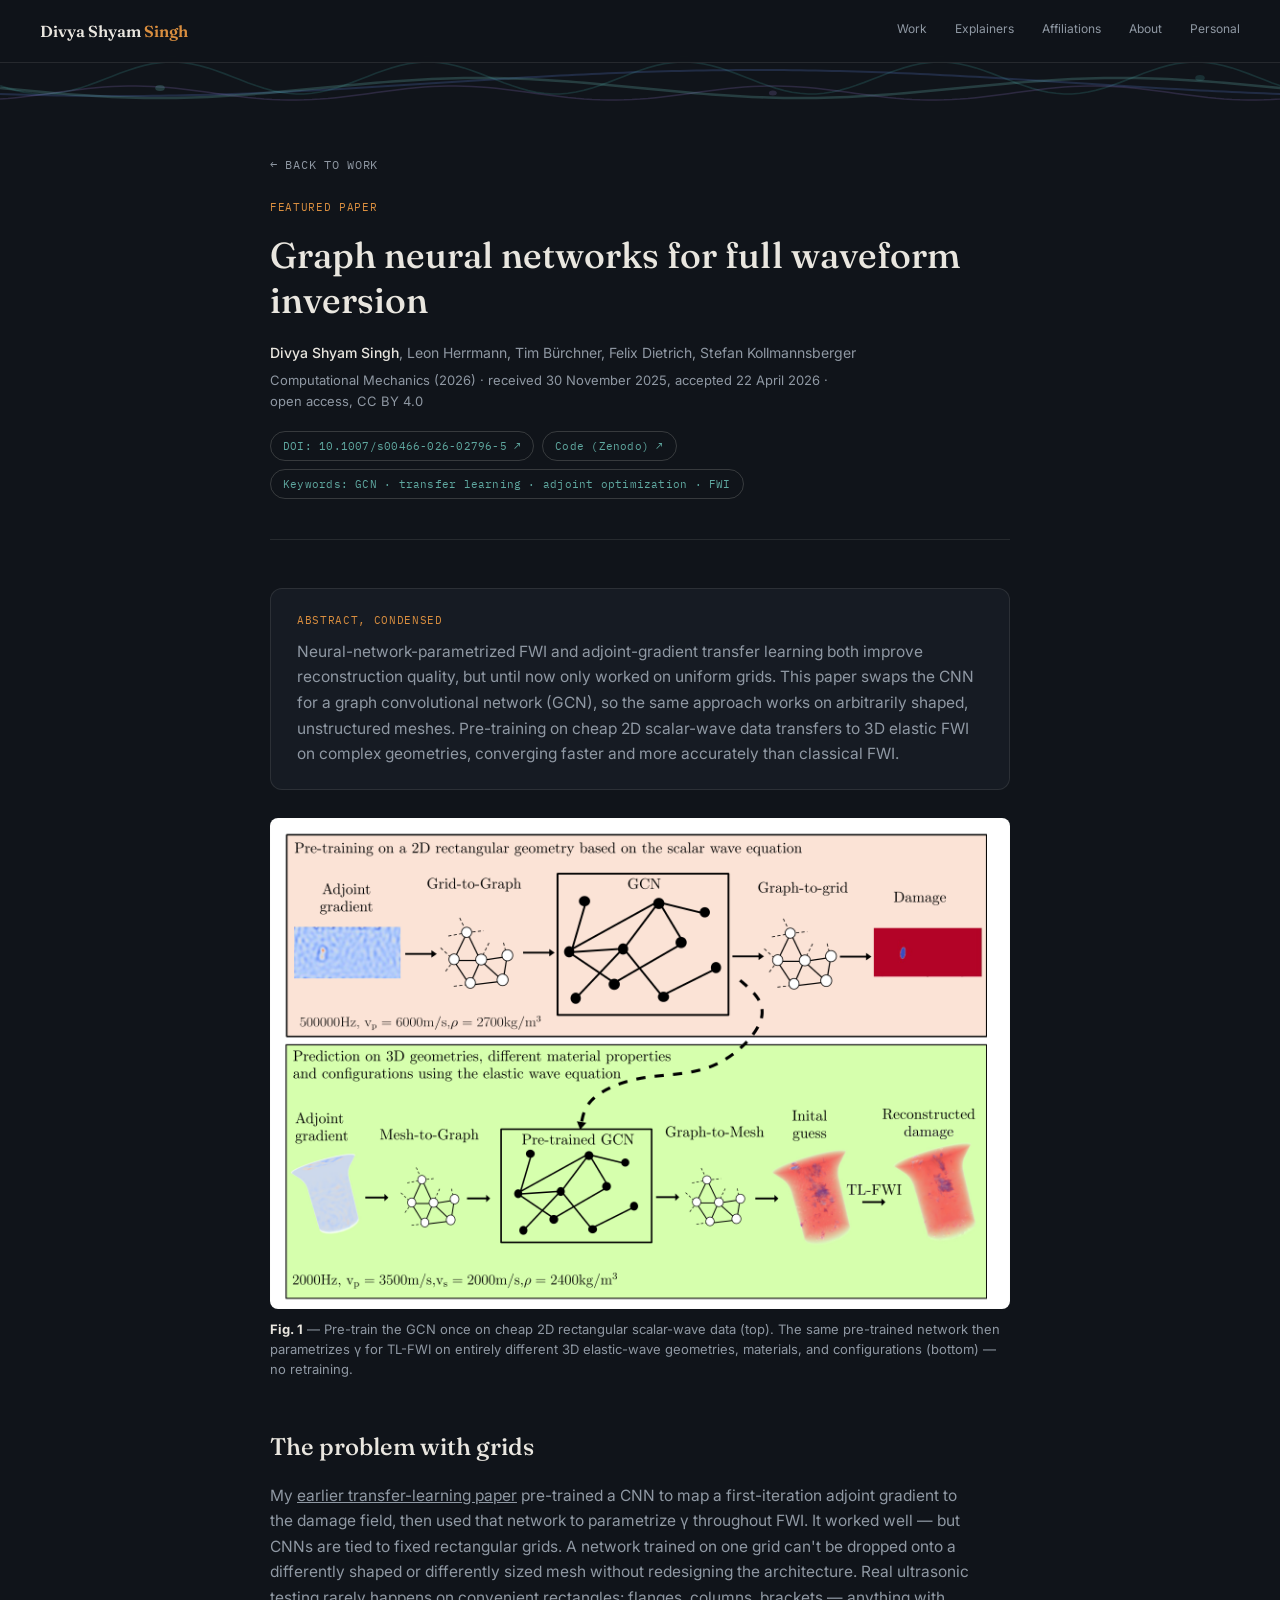
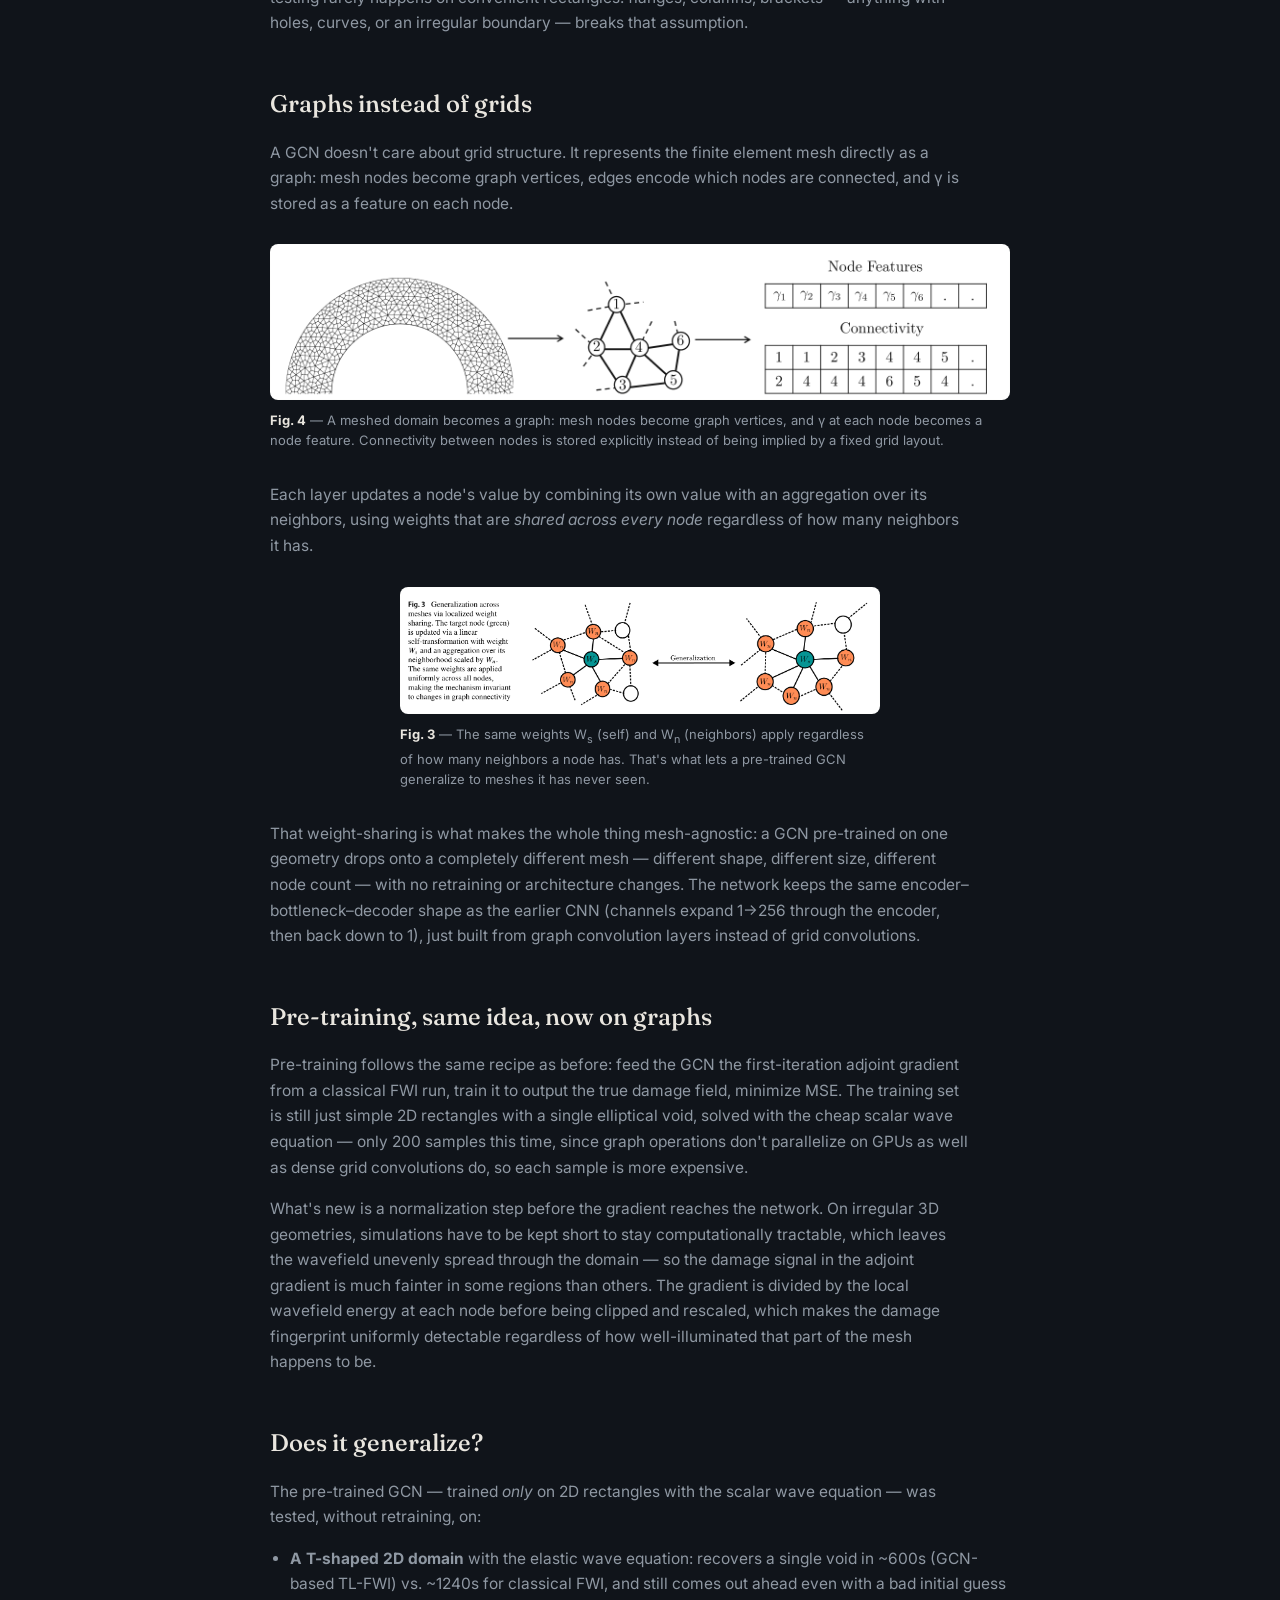
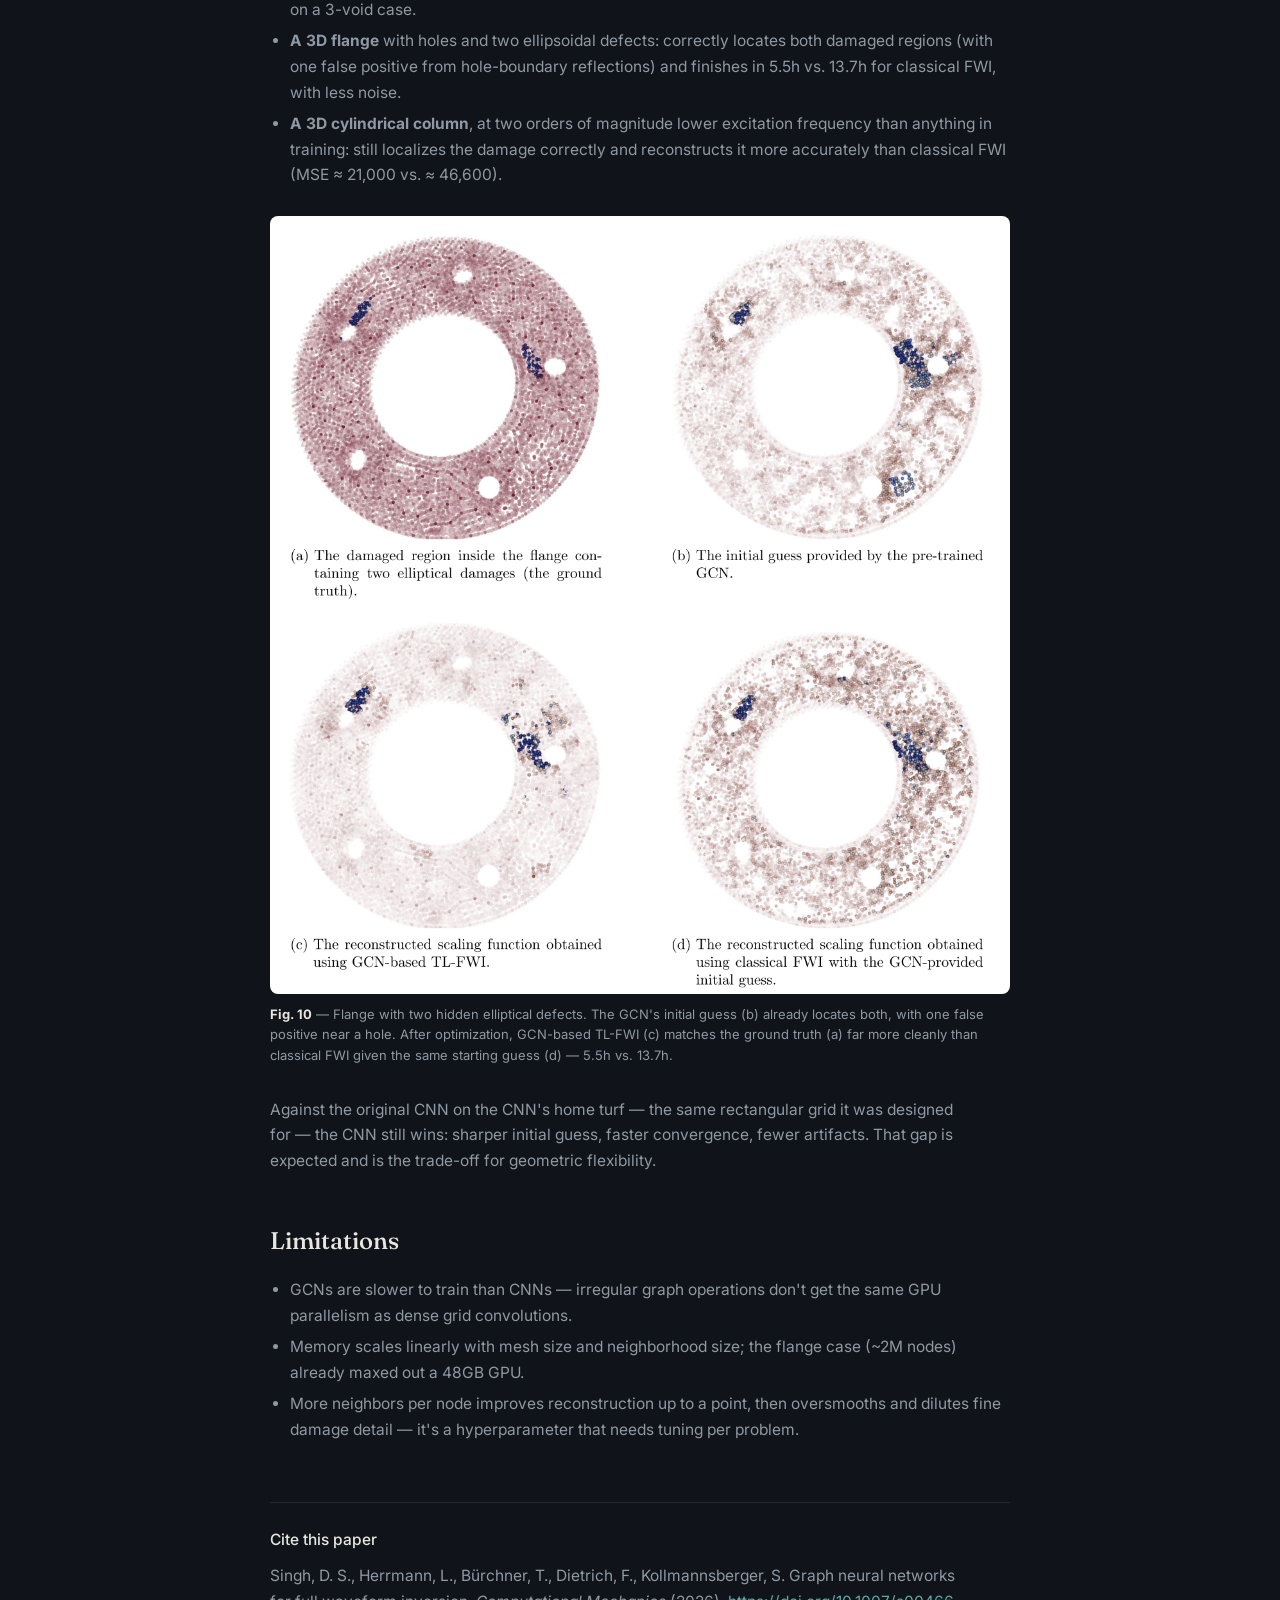
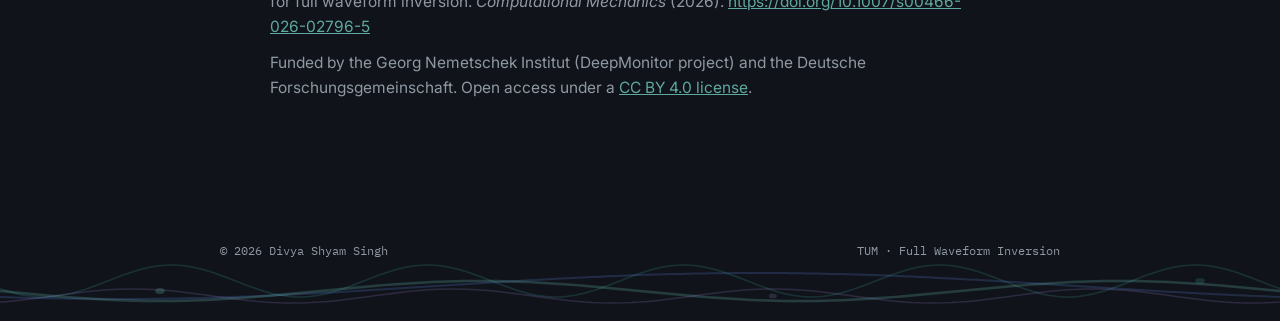
<file: work/gnn-fwi.html>
<!DOCTYPE html>
<html lang="en">
<head>
<meta charset="UTF-8">
<meta name="viewport" content="width=device-width, initial-scale=1.0">
<title>Graph Neural Networks for Full Waveform Inversion — Divya Shyam Singh</title>
<meta name="description" content="A quick walkthrough of the paper 'Graph neural networks for full waveform inversion', extending neural-network-parametrized FWI and transfer learning to arbitrary unstructured meshes via GCNs.">
<link rel="canonical" href="https://divshysin.github.io/work/gnn-fwi.html">
<meta property="og:type" content="article">
<meta property="og:url" content="https://divshysin.github.io/work/gnn-fwi.html">
<meta property="og:title" content="Graph Neural Networks for Full Waveform Inversion">
<meta property="og:description" content="Extending neural-network-parametrized FWI and adjoint-gradient transfer learning to arbitrary unstructured meshes via graph convolutional networks.">
<meta property="og:image" content="https://divshysin.github.io/assets/gnn-figs/fig1_workflow.png">
<meta name="twitter:card" content="summary_large_image">
<meta name="twitter:title" content="Graph Neural Networks for Full Waveform Inversion">
<meta name="twitter:description" content="Extending neural-network-parametrized FWI and adjoint-gradient transfer learning to arbitrary unstructured meshes via graph convolutional networks.">
<meta name="twitter:image" content="https://divshysin.github.io/assets/gnn-figs/fig1_workflow.png">
<link rel="preconnect" href="https://fonts.googleapis.com">
<link rel="preconnect" href="https://fonts.gstatic.com" crossorigin>
<link href="https://fonts.googleapis.com/css2?family=Fraunces:opsz,wght@9..144,400;9..144,500;9..144,600&family=IBM+Plex+Mono:wght@400;500&family=Inter:wght@400;500&display=swap" rel="stylesheet">
<link rel="stylesheet" href="../styles.css?v=20260811c">
<style>
  main{ max-width:820px; }
  section{ padding:0; border-bottom:none; }
  article{ padding:150px 0 100px; }

  .paper-head{ padding-bottom:40px; border-bottom:1px solid var(--line); margin-bottom:48px; }
  .paper-head .eyebrow{ margin-bottom:16px; }
  .paper-head h1{ font-family:'Fraunces', serif; font-weight:500; font-size:clamp(26px,4vw,36px); line-height:1.25; margin:0 0 18px; }
  .byline{ color:var(--text-dim); font-size:14px; margin:0 0 6px; }
  .byline strong{ color:var(--text); font-weight:500; }
  .venue{ color:var(--text-dim); font-size:13px; margin:0 0 18px; }
  .badges{ display:flex; flex-wrap:wrap; gap:8px; }
  .badge{ font-family:'IBM Plex Mono', monospace; font-size:11px; letter-spacing:0.02em; color:var(--teal); border:1px solid var(--line-strong); border-radius:20px; padding:5px 12px; text-decoration:none; }
  .badge:hover{ border-color:var(--teal); }

  article h2{ font-family:'Fraunces', serif; font-weight:500; font-size:24px; margin:48px 0 16px; }
  article p{ color:var(--text-dim); font-size:15.5px; margin:0 0 16px; max-width:70ch; }
  article p strong{ color:var(--text); font-weight:500; }
  article ul{ color:var(--text-dim); font-size:15.5px; padding-left:20px; margin:0 0 16px; }
  article li{ margin-bottom:6px; }

  .abstract{ background:var(--bg-panel); border:1px solid var(--line); border-radius:12px; padding:22px 26px; margin-bottom:8px; }
  .abstract p{ margin:0; }
  .abstract .eyebrow{ margin-bottom:10px; }

  figure{ margin:28px 0 32px; }
  figure img{ width:100%; height:auto; display:block; border-radius:8px; border:1px solid var(--line); background:#fff; }
  figcaption{ font-size:13px; color:var(--text-dim); margin-top:10px; line-height:1.55; }
  figcaption strong{ color:var(--text); }
  figure.fig-compact{ max-width:480px; margin-left:auto; margin-right:auto; }

  table.data{ width:100%; border-collapse:collapse; margin:0 0 24px; font-size:13.5px; }
  table.data th, table.data td{ text-align:left; padding:8px 12px; border-bottom:1px solid var(--line); }
  table.data th{ color:var(--text); font-family:'IBM Plex Mono', monospace; font-size:11px; text-transform:uppercase; letter-spacing:0.03em; font-weight:500; }
  table.data td{ color:var(--text-dim); }
  table.data td:first-child, table.data th:first-child{ color:var(--text); }

  .back-link{ font-size:12px; color:var(--text-dim); text-decoration:none; }
  .back-link:hover{ color:var(--text); }

  .license-note{ margin-top:60px; padding-top:24px; border-top:1px solid var(--line); font-size:12.5px; color:var(--text-dim); }
  .license-note a{ color:var(--teal); }
</style>
</head>
<body>
<div class="edge-waves top-waves" aria-hidden="true">
  <svg viewBox="0 0 1600 60" preserveAspectRatio="none">
    <path class="w2" d="M0.0 35.94 L5.0 36.21 L10.0 36.46 L15.0 36.69 L20.0 36.9 L25.0 37.1 L30.0 37.28 L35.0 37.43 L40.0 37.57 L45.0 37.69 L50.0 37.79 L55.0 37.87 L60.0 37.94 L65.0 37.98 L70.0 38.0 L75.0 38.0 L80.0 37.98 L85.0 37.94 L90.0 37.88 L95.0 37.8 L100.0 37.7 L105.0 37.58 L110.0 37.45 L115.0 37.29 L120.0 37.11 L125.0 36.92 L130.0 36.7 L135.0 36.47 L140.0 36.22 L145.0 35.96 L150.0 35.68 L155.0 35.38 L160.0 35.06 L165.0 34.73 L170.0 34.38 L175.0 34.02 L180.0 33.65 L185.0 33.26 L190.0 32.86 L195.0 32.45 L200.0 32.02 L205.0 31.59 L210.0 31.14 L215.0 30.69 L220.0 30.23 L225.0 29.75 L230.0 29.28 L235.0 28.79 L240.0 28.3 L245.0 27.8 L250.0 27.3 L255.0 26.8 L260.0 26.29 L265.0 25.78 L270.0 25.27 L275.0 24.76 L280.0 24.25 L285.0 23.74 L290.0 23.24 L295.0 22.73 L300.0 22.23 L305.0 21.74 L310.0 21.24 L315.0 20.76 L320.0 20.28 L325.0 19.81 L330.0 19.34 L335.0 18.89 L340.0 18.44 L345.0 18.01 L350.0 17.58 L355.0 17.17 L360.0 16.77 L365.0 16.38 L370.0 16.0 L375.0 15.64 L380.0 15.29 L385.0 14.96 L390.0 14.65 L395.0 14.35 L400.0 14.06 L405.0 13.79 L410.0 13.54 L415.0 13.31 L420.0 13.1 L425.0 12.9 L430.0 12.72 L435.0 12.57 L440.0 12.43 L445.0 12.31 L450.0 12.21 L455.0 12.13 L460.0 12.06 L465.0 12.02 L470.0 12.0 L475.0 12.0 L480.0 12.02 L485.0 12.06 L490.0 12.12 L495.0 12.2 L500.0 12.3 L505.0 12.42 L510.0 12.55 L515.0 12.71 L520.0 12.89 L525.0 13.08 L530.0 13.3 L535.0 13.53 L540.0 13.78 L545.0 14.04 L550.0 14.32 L555.0 14.62 L560.0 14.94 L565.0 15.27 L570.0 15.62 L575.0 15.98 L580.0 16.35 L585.0 16.74 L590.0 17.14 L595.0 17.55 L600.0 17.98 L605.0 18.41 L610.0 18.86 L615.0 19.31 L620.0 19.77 L625.0 20.25 L630.0 20.72 L635.0 21.21 L640.0 21.7 L645.0 22.2 L650.0 22.7 L655.0 23.2 L660.0 23.71 L665.0 24.22 L670.0 24.73 L675.0 25.24 L680.0 25.75 L685.0 26.26 L690.0 26.76 L695.0 27.27 L700.0 27.77 L705.0 28.26 L710.0 28.76 L715.0 29.24 L720.0 29.72 L725.0 30.19 L730.0 30.66 L735.0 31.11 L740.0 31.56 L745.0 31.99 L750.0 32.42 L755.0 32.83 L760.0 33.23 L765.0 33.62 L770.0 34.0 L775.0 34.36 L780.0 34.71 L785.0 35.04 L790.0 35.35 L795.0 35.65 L800.0 35.94 L805.0 36.21 L810.0 36.46 L815.0 36.69 L820.0 36.9 L825.0 37.1 L830.0 37.28 L835.0 37.43 L840.0 37.57 L845.0 37.69 L850.0 37.79 L855.0 37.87 L860.0 37.94 L865.0 37.98 L870.0 38.0 L875.0 38.0 L880.0 37.98 L885.0 37.94 L890.0 37.88 L895.0 37.8 L900.0 37.7 L905.0 37.58 L910.0 37.45 L915.0 37.29 L920.0 37.11 L925.0 36.92 L930.0 36.7 L935.0 36.47 L940.0 36.22 L945.0 35.96 L950.0 35.68 L955.0 35.38 L960.0 35.06 L965.0 34.73 L970.0 34.38 L975.0 34.02 L980.0 33.65 L985.0 33.26 L990.0 32.86 L995.0 32.45 L1000.0 32.02 L1005.0 31.59 L1010.0 31.14 L1015.0 30.69 L1020.0 30.23 L1025.0 29.75 L1030.0 29.28 L1035.0 28.79 L1040.0 28.3 L1045.0 27.8 L1050.0 27.3 L1055.0 26.8 L1060.0 26.29 L1065.0 25.78 L1070.0 25.27 L1075.0 24.76 L1080.0 24.25 L1085.0 23.74 L1090.0 23.24 L1095.0 22.73 L1100.0 22.23 L1105.0 21.74 L1110.0 21.24 L1115.0 20.76 L1120.0 20.28 L1125.0 19.81 L1130.0 19.34 L1135.0 18.89 L1140.0 18.44 L1145.0 18.01 L1150.0 17.58 L1155.0 17.17 L1160.0 16.77 L1165.0 16.38 L1170.0 16.0 L1175.0 15.64 L1180.0 15.29 L1185.0 14.96 L1190.0 14.65 L1195.0 14.35 L1200.0 14.06 L1205.0 13.79 L1210.0 13.54 L1215.0 13.31 L1220.0 13.1 L1225.0 12.9 L1230.0 12.72 L1235.0 12.57 L1240.0 12.43 L1245.0 12.31 L1250.0 12.21 L1255.0 12.13 L1260.0 12.06 L1265.0 12.02 L1270.0 12.0 L1275.0 12.0 L1280.0 12.02 L1285.0 12.06 L1290.0 12.12 L1295.0 12.2 L1300.0 12.3 L1305.0 12.42 L1310.0 12.55 L1315.0 12.71 L1320.0 12.89 L1325.0 13.08 L1330.0 13.3 L1335.0 13.53 L1340.0 13.78 L1345.0 14.04 L1350.0 14.32 L1355.0 14.62 L1360.0 14.94 L1365.0 15.27 L1370.0 15.62 L1375.0 15.98 L1380.0 16.35 L1385.0 16.74 L1390.0 17.14 L1395.0 17.55 L1400.0 17.98 L1405.0 18.41 L1410.0 18.86 L1415.0 19.31 L1420.0 19.77 L1425.0 20.25 L1430.0 20.72 L1435.0 21.21 L1440.0 21.7 L1445.0 22.2 L1450.0 22.7 L1455.0 23.2 L1460.0 23.71 L1465.0 24.22 L1470.0 24.73 L1475.0 25.24 L1480.0 25.75 L1485.0 26.26 L1490.0 26.76 L1495.0 27.27 L1500.0 27.77 L1505.0 28.26 L1510.0 28.76 L1515.0 29.24 L1520.0 29.72 L1525.0 30.19 L1530.0 30.66 L1535.0 31.11 L1540.0 31.56 L1545.0 31.99 L1550.0 32.42 L1555.0 32.83 L1560.0 33.23 L1565.0 33.62 L1570.0 34.0 L1575.0 34.36 L1580.0 34.71 L1585.0 35.04 L1590.0 35.35 L1595.0 35.65 L1600.0 35.94"/>
    <path class="w1" d="M0.0 30.0 L5.0 30.78 L10.0 31.56 L15.0 32.33 L20.0 33.09 L25.0 33.83 L30.0 34.54 L35.0 35.22 L40.0 35.88 L45.0 36.49 L50.0 37.07 L55.0 37.6 L60.0 38.09 L65.0 38.53 L70.0 38.91 L75.0 39.24 L80.0 39.51 L85.0 39.72 L90.0 39.88 L95.0 39.97 L100.0 40.0 L105.0 39.97 L110.0 39.88 L115.0 39.72 L120.0 39.51 L125.0 39.24 L130.0 38.91 L135.0 38.53 L140.0 38.09 L145.0 37.6 L150.0 37.07 L155.0 36.49 L160.0 35.88 L165.0 35.22 L170.0 34.54 L175.0 33.83 L180.0 33.09 L185.0 32.33 L190.0 31.56 L195.0 30.78 L200.0 30.0 L205.0 29.22 L210.0 28.44 L215.0 27.67 L220.0 26.91 L225.0 26.17 L230.0 25.46 L235.0 24.78 L240.0 24.12 L245.0 23.51 L250.0 22.93 L255.0 22.4 L260.0 21.91 L265.0 21.47 L270.0 21.09 L275.0 20.76 L280.0 20.49 L285.0 20.28 L290.0 20.12 L295.0 20.03 L300.0 20.0 L305.0 20.03 L310.0 20.12 L315.0 20.28 L320.0 20.49 L325.0 20.76 L330.0 21.09 L335.0 21.47 L340.0 21.91 L345.0 22.4 L350.0 22.93 L355.0 23.51 L360.0 24.12 L365.0 24.78 L370.0 25.46 L375.0 26.17 L380.0 26.91 L385.0 27.67 L390.0 28.44 L395.0 29.22 L400.0 30.0 L405.0 30.78 L410.0 31.56 L415.0 32.33 L420.0 33.09 L425.0 33.83 L430.0 34.54 L435.0 35.22 L440.0 35.88 L445.0 36.49 L450.0 37.07 L455.0 37.6 L460.0 38.09 L465.0 38.53 L470.0 38.91 L475.0 39.24 L480.0 39.51 L485.0 39.72 L490.0 39.88 L495.0 39.97 L500.0 40.0 L505.0 39.97 L510.0 39.88 L515.0 39.72 L520.0 39.51 L525.0 39.24 L530.0 38.91 L535.0 38.53 L540.0 38.09 L545.0 37.6 L550.0 37.07 L555.0 36.49 L560.0 35.88 L565.0 35.22 L570.0 34.54 L575.0 33.83 L580.0 33.09 L585.0 32.33 L590.0 31.56 L595.0 30.78 L600.0 30.0 L605.0 29.22 L610.0 28.44 L615.0 27.67 L620.0 26.91 L625.0 26.17 L630.0 25.46 L635.0 24.78 L640.0 24.12 L645.0 23.51 L650.0 22.93 L655.0 22.4 L660.0 21.91 L665.0 21.47 L670.0 21.09 L675.0 20.76 L680.0 20.49 L685.0 20.28 L690.0 20.12 L695.0 20.03 L700.0 20.0 L705.0 20.03 L710.0 20.12 L715.0 20.28 L720.0 20.49 L725.0 20.76 L730.0 21.09 L735.0 21.47 L740.0 21.91 L745.0 22.4 L750.0 22.93 L755.0 23.51 L760.0 24.12 L765.0 24.78 L770.0 25.46 L775.0 26.17 L780.0 26.91 L785.0 27.67 L790.0 28.44 L795.0 29.22 L800.0 30.0 L805.0 30.78 L810.0 31.56 L815.0 32.33 L820.0 33.09 L825.0 33.83 L830.0 34.54 L835.0 35.22 L840.0 35.88 L845.0 36.49 L850.0 37.07 L855.0 37.6 L860.0 38.09 L865.0 38.53 L870.0 38.91 L875.0 39.24 L880.0 39.51 L885.0 39.72 L890.0 39.88 L895.0 39.97 L900.0 40.0 L905.0 39.97 L910.0 39.88 L915.0 39.72 L920.0 39.51 L925.0 39.24 L930.0 38.91 L935.0 38.53 L940.0 38.09 L945.0 37.6 L950.0 37.07 L955.0 36.49 L960.0 35.88 L965.0 35.22 L970.0 34.54 L975.0 33.83 L980.0 33.09 L985.0 32.33 L990.0 31.56 L995.0 30.78 L1000.0 30.0 L1005.0 29.22 L1010.0 28.44 L1015.0 27.67 L1020.0 26.91 L1025.0 26.17 L1030.0 25.46 L1035.0 24.78 L1040.0 24.12 L1045.0 23.51 L1050.0 22.93 L1055.0 22.4 L1060.0 21.91 L1065.0 21.47 L1070.0 21.09 L1075.0 20.76 L1080.0 20.49 L1085.0 20.28 L1090.0 20.12 L1095.0 20.03 L1100.0 20.0 L1105.0 20.03 L1110.0 20.12 L1115.0 20.28 L1120.0 20.49 L1125.0 20.76 L1130.0 21.09 L1135.0 21.47 L1140.0 21.91 L1145.0 22.4 L1150.0 22.93 L1155.0 23.51 L1160.0 24.12 L1165.0 24.78 L1170.0 25.46 L1175.0 26.17 L1180.0 26.91 L1185.0 27.67 L1190.0 28.44 L1195.0 29.22 L1200.0 30.0 L1205.0 30.78 L1210.0 31.56 L1215.0 32.33 L1220.0 33.09 L1225.0 33.83 L1230.0 34.54 L1235.0 35.22 L1240.0 35.88 L1245.0 36.49 L1250.0 37.07 L1255.0 37.6 L1260.0 38.09 L1265.0 38.53 L1270.0 38.91 L1275.0 39.24 L1280.0 39.51 L1285.0 39.72 L1290.0 39.88 L1295.0 39.97 L1300.0 40.0 L1305.0 39.97 L1310.0 39.88 L1315.0 39.72 L1320.0 39.51 L1325.0 39.24 L1330.0 38.91 L1335.0 38.53 L1340.0 38.09 L1345.0 37.6 L1350.0 37.07 L1355.0 36.49 L1360.0 35.88 L1365.0 35.22 L1370.0 34.54 L1375.0 33.83 L1380.0 33.09 L1385.0 32.33 L1390.0 31.56 L1395.0 30.78 L1400.0 30.0 L1405.0 29.22 L1410.0 28.44 L1415.0 27.67 L1420.0 26.91 L1425.0 26.17 L1430.0 25.46 L1435.0 24.78 L1440.0 24.12 L1445.0 23.51 L1450.0 22.93 L1455.0 22.4 L1460.0 21.91 L1465.0 21.47 L1470.0 21.09 L1475.0 20.76 L1480.0 20.49 L1485.0 20.28 L1490.0 20.12 L1495.0 20.03 L1500.0 20.0 L1505.0 20.03 L1510.0 20.12 L1515.0 20.28 L1520.0 20.49 L1525.0 20.76 L1530.0 21.09 L1535.0 21.47 L1540.0 21.91 L1545.0 22.4 L1550.0 22.93 L1555.0 23.51 L1560.0 24.12 L1565.0 24.78 L1570.0 25.46 L1575.0 26.17 L1580.0 26.91 L1585.0 27.67 L1590.0 28.44 L1595.0 29.22 L1600.0 30.0"/>
    <path class="w4" d="M0.0 27.67 L5.0 30.26 L10.0 32.46 L15.0 34.18 L20.0 35.35 L25.0 35.94 L30.0 35.91 L35.0 35.27 L40.0 34.04 L45.0 32.28 L50.0 30.04 L55.0 27.41 L60.0 24.5 L65.0 21.42 L70.0 18.29 L75.0 15.22 L80.0 12.33 L85.0 9.74 L90.0 7.54 L95.0 5.82 L100.0 4.65 L105.0 4.06 L110.0 4.09 L115.0 4.73 L120.0 5.96 L125.0 7.72 L130.0 9.96 L135.0 12.59 L140.0 15.5 L145.0 18.58 L150.0 21.71 L155.0 24.78 L160.0 27.67 L165.0 30.26 L170.0 32.46 L175.0 34.18 L180.0 35.35 L185.0 35.94 L190.0 35.91 L195.0 35.27 L200.0 34.04 L205.0 32.28 L210.0 30.04 L215.0 27.41 L220.0 24.5 L225.0 21.42 L230.0 18.29 L235.0 15.22 L240.0 12.33 L245.0 9.74 L250.0 7.54 L255.0 5.82 L260.0 4.65 L265.0 4.06 L270.0 4.09 L275.0 4.73 L280.0 5.96 L285.0 7.72 L290.0 9.96 L295.0 12.59 L300.0 15.5 L305.0 18.58 L310.0 21.71 L315.0 24.78 L320.0 27.67 L325.0 30.26 L330.0 32.46 L335.0 34.18 L340.0 35.35 L345.0 35.94 L350.0 35.91 L355.0 35.27 L360.0 34.04 L365.0 32.28 L370.0 30.04 L375.0 27.41 L380.0 24.5 L385.0 21.42 L390.0 18.29 L395.0 15.22 L400.0 12.33 L405.0 9.74 L410.0 7.54 L415.0 5.82 L420.0 4.65 L425.0 4.06 L430.0 4.09 L435.0 4.73 L440.0 5.96 L445.0 7.72 L450.0 9.96 L455.0 12.59 L460.0 15.5 L465.0 18.58 L470.0 21.71 L475.0 24.78 L480.0 27.67 L485.0 30.26 L490.0 32.46 L495.0 34.18 L500.0 35.35 L505.0 35.94 L510.0 35.91 L515.0 35.27 L520.0 34.04 L525.0 32.28 L530.0 30.04 L535.0 27.41 L540.0 24.5 L545.0 21.42 L550.0 18.29 L555.0 15.22 L560.0 12.33 L565.0 9.74 L570.0 7.54 L575.0 5.82 L580.0 4.65 L585.0 4.06 L590.0 4.09 L595.0 4.73 L600.0 5.96 L605.0 7.72 L610.0 9.96 L615.0 12.59 L620.0 15.5 L625.0 18.58 L630.0 21.71 L635.0 24.78 L640.0 27.67 L645.0 30.26 L650.0 32.46 L655.0 34.18 L660.0 35.35 L665.0 35.94 L670.0 35.91 L675.0 35.27 L680.0 34.04 L685.0 32.28 L690.0 30.04 L695.0 27.41 L700.0 24.5 L705.0 21.42 L710.0 18.29 L715.0 15.22 L720.0 12.33 L725.0 9.74 L730.0 7.54 L735.0 5.82 L740.0 4.65 L745.0 4.06 L750.0 4.09 L755.0 4.73 L760.0 5.96 L765.0 7.72 L770.0 9.96 L775.0 12.59 L780.0 15.5 L785.0 18.58 L790.0 21.71 L795.0 24.78 L800.0 27.67 L805.0 30.26 L810.0 32.46 L815.0 34.18 L820.0 35.35 L825.0 35.94 L830.0 35.91 L835.0 35.27 L840.0 34.04 L845.0 32.28 L850.0 30.04 L855.0 27.41 L860.0 24.5 L865.0 21.42 L870.0 18.29 L875.0 15.22 L880.0 12.33 L885.0 9.74 L890.0 7.54 L895.0 5.82 L900.0 4.65 L905.0 4.06 L910.0 4.09 L915.0 4.73 L920.0 5.96 L925.0 7.72 L930.0 9.96 L935.0 12.59 L940.0 15.5 L945.0 18.58 L950.0 21.71 L955.0 24.78 L960.0 27.67 L965.0 30.26 L970.0 32.46 L975.0 34.18 L980.0 35.35 L985.0 35.94 L990.0 35.91 L995.0 35.27 L1000.0 34.04 L1005.0 32.28 L1010.0 30.04 L1015.0 27.41 L1020.0 24.5 L1025.0 21.42 L1030.0 18.29 L1035.0 15.22 L1040.0 12.33 L1045.0 9.74 L1050.0 7.54 L1055.0 5.82 L1060.0 4.65 L1065.0 4.06 L1070.0 4.09 L1075.0 4.73 L1080.0 5.96 L1085.0 7.72 L1090.0 9.96 L1095.0 12.59 L1100.0 15.5 L1105.0 18.58 L1110.0 21.71 L1115.0 24.78 L1120.0 27.67 L1125.0 30.26 L1130.0 32.46 L1135.0 34.18 L1140.0 35.35 L1145.0 35.94 L1150.0 35.91 L1155.0 35.27 L1160.0 34.04 L1165.0 32.28 L1170.0 30.04 L1175.0 27.41 L1180.0 24.5 L1185.0 21.42 L1190.0 18.29 L1195.0 15.22 L1200.0 12.33 L1205.0 9.74 L1210.0 7.54 L1215.0 5.82 L1220.0 4.65 L1225.0 4.06 L1230.0 4.09 L1235.0 4.73 L1240.0 5.96 L1245.0 7.72 L1250.0 9.96 L1255.0 12.59 L1260.0 15.5 L1265.0 18.58 L1270.0 21.71 L1275.0 24.78 L1280.0 27.67 L1285.0 30.26 L1290.0 32.46 L1295.0 34.18 L1300.0 35.35 L1305.0 35.94 L1310.0 35.91 L1315.0 35.27 L1320.0 34.04 L1325.0 32.28 L1330.0 30.04 L1335.0 27.41 L1340.0 24.5 L1345.0 21.42 L1350.0 18.29 L1355.0 15.22 L1360.0 12.33 L1365.0 9.74 L1370.0 7.54 L1375.0 5.82 L1380.0 4.65 L1385.0 4.06 L1390.0 4.09 L1395.0 4.73 L1400.0 5.96 L1405.0 7.72 L1410.0 9.96 L1415.0 12.59 L1420.0 15.5 L1425.0 18.58 L1430.0 21.71 L1435.0 24.78 L1440.0 27.67 L1445.0 30.26 L1450.0 32.46 L1455.0 34.18 L1460.0 35.35 L1465.0 35.94 L1470.0 35.91 L1475.0 35.27 L1480.0 34.04 L1485.0 32.28 L1490.0 30.04 L1495.0 27.41 L1500.0 24.5 L1505.0 21.42 L1510.0 18.29 L1515.0 15.22 L1520.0 12.33 L1525.0 9.74 L1530.0 7.54 L1535.0 5.82 L1540.0 4.65 L1545.0 4.06 L1550.0 4.09 L1555.0 4.73 L1560.0 5.96 L1565.0 7.72 L1570.0 9.96 L1575.0 12.59 L1580.0 15.5 L1585.0 18.58 L1590.0 21.71 L1595.0 24.78 L1600.0 27.67"/>
    <path class="w3" d="M0.0 41.04 L5.0 40.42 L10.0 39.65 L15.0 38.78 L20.0 37.81 L25.0 36.77 L30.0 35.69 L35.0 34.59 L40.0 33.51 L45.0 32.45 L50.0 31.47 L55.0 30.56 L60.0 29.77 L65.0 29.11 L70.0 28.59 L75.0 28.23 L80.0 28.03 L85.0 28.01 L90.0 28.16 L95.0 28.48 L100.0 28.96 L105.0 29.58 L110.0 30.35 L115.0 31.22 L120.0 32.19 L125.0 33.23 L130.0 34.31 L135.0 35.41 L140.0 36.49 L145.0 37.55 L150.0 38.53 L155.0 39.44 L160.0 40.23 L165.0 40.89 L170.0 41.41 L175.0 41.77 L180.0 41.97 L185.0 41.99 L190.0 41.84 L195.0 41.52 L200.0 41.04 L205.0 40.42 L210.0 39.65 L215.0 38.78 L220.0 37.81 L225.0 36.77 L230.0 35.69 L235.0 34.59 L240.0 33.51 L245.0 32.45 L250.0 31.47 L255.0 30.56 L260.0 29.77 L265.0 29.11 L270.0 28.59 L275.0 28.23 L280.0 28.03 L285.0 28.01 L290.0 28.16 L295.0 28.48 L300.0 28.96 L305.0 29.58 L310.0 30.35 L315.0 31.22 L320.0 32.19 L325.0 33.23 L330.0 34.31 L335.0 35.41 L340.0 36.49 L345.0 37.55 L350.0 38.53 L355.0 39.44 L360.0 40.23 L365.0 40.89 L370.0 41.41 L375.0 41.77 L380.0 41.97 L385.0 41.99 L390.0 41.84 L395.0 41.52 L400.0 41.04 L405.0 40.42 L410.0 39.65 L415.0 38.78 L420.0 37.81 L425.0 36.77 L430.0 35.69 L435.0 34.59 L440.0 33.51 L445.0 32.45 L450.0 31.47 L455.0 30.56 L460.0 29.77 L465.0 29.11 L470.0 28.59 L475.0 28.23 L480.0 28.03 L485.0 28.01 L490.0 28.16 L495.0 28.48 L500.0 28.96 L505.0 29.58 L510.0 30.35 L515.0 31.22 L520.0 32.19 L525.0 33.23 L530.0 34.31 L535.0 35.41 L540.0 36.49 L545.0 37.55 L550.0 38.53 L555.0 39.44 L560.0 40.23 L565.0 40.89 L570.0 41.41 L575.0 41.77 L580.0 41.97 L585.0 41.99 L590.0 41.84 L595.0 41.52 L600.0 41.04 L605.0 40.42 L610.0 39.65 L615.0 38.78 L620.0 37.81 L625.0 36.77 L630.0 35.69 L635.0 34.59 L640.0 33.51 L645.0 32.45 L650.0 31.47 L655.0 30.56 L660.0 29.77 L665.0 29.11 L670.0 28.59 L675.0 28.23 L680.0 28.03 L685.0 28.01 L690.0 28.16 L695.0 28.48 L700.0 28.96 L705.0 29.58 L710.0 30.35 L715.0 31.22 L720.0 32.19 L725.0 33.23 L730.0 34.31 L735.0 35.41 L740.0 36.49 L745.0 37.55 L750.0 38.53 L755.0 39.44 L760.0 40.23 L765.0 40.89 L770.0 41.41 L775.0 41.77 L780.0 41.97 L785.0 41.99 L790.0 41.84 L795.0 41.52 L800.0 41.04 L805.0 40.42 L810.0 39.65 L815.0 38.78 L820.0 37.81 L825.0 36.77 L830.0 35.69 L835.0 34.59 L840.0 33.51 L845.0 32.45 L850.0 31.47 L855.0 30.56 L860.0 29.77 L865.0 29.11 L870.0 28.59 L875.0 28.23 L880.0 28.03 L885.0 28.01 L890.0 28.16 L895.0 28.48 L900.0 28.96 L905.0 29.58 L910.0 30.35 L915.0 31.22 L920.0 32.19 L925.0 33.23 L930.0 34.31 L935.0 35.41 L940.0 36.49 L945.0 37.55 L950.0 38.53 L955.0 39.44 L960.0 40.23 L965.0 40.89 L970.0 41.41 L975.0 41.77 L980.0 41.97 L985.0 41.99 L990.0 41.84 L995.0 41.52 L1000.0 41.04 L1005.0 40.42 L1010.0 39.65 L1015.0 38.78 L1020.0 37.81 L1025.0 36.77 L1030.0 35.69 L1035.0 34.59 L1040.0 33.51 L1045.0 32.45 L1050.0 31.47 L1055.0 30.56 L1060.0 29.77 L1065.0 29.11 L1070.0 28.59 L1075.0 28.23 L1080.0 28.03 L1085.0 28.01 L1090.0 28.16 L1095.0 28.48 L1100.0 28.96 L1105.0 29.58 L1110.0 30.35 L1115.0 31.22 L1120.0 32.19 L1125.0 33.23 L1130.0 34.31 L1135.0 35.41 L1140.0 36.49 L1145.0 37.55 L1150.0 38.53 L1155.0 39.44 L1160.0 40.23 L1165.0 40.89 L1170.0 41.41 L1175.0 41.77 L1180.0 41.97 L1185.0 41.99 L1190.0 41.84 L1195.0 41.52 L1200.0 41.04 L1205.0 40.42 L1210.0 39.65 L1215.0 38.78 L1220.0 37.81 L1225.0 36.77 L1230.0 35.69 L1235.0 34.59 L1240.0 33.51 L1245.0 32.45 L1250.0 31.47 L1255.0 30.56 L1260.0 29.77 L1265.0 29.11 L1270.0 28.59 L1275.0 28.23 L1280.0 28.03 L1285.0 28.01 L1290.0 28.16 L1295.0 28.48 L1300.0 28.96 L1305.0 29.58 L1310.0 30.35 L1315.0 31.22 L1320.0 32.19 L1325.0 33.23 L1330.0 34.31 L1335.0 35.41 L1340.0 36.49 L1345.0 37.55 L1350.0 38.53 L1355.0 39.44 L1360.0 40.23 L1365.0 40.89 L1370.0 41.41 L1375.0 41.77 L1380.0 41.97 L1385.0 41.99 L1390.0 41.84 L1395.0 41.52 L1400.0 41.04 L1405.0 40.42 L1410.0 39.65 L1415.0 38.78 L1420.0 37.81 L1425.0 36.77 L1430.0 35.69 L1435.0 34.59 L1440.0 33.51 L1445.0 32.45 L1450.0 31.47 L1455.0 30.56 L1460.0 29.77 L1465.0 29.11 L1470.0 28.59 L1475.0 28.23 L1480.0 28.03 L1485.0 28.01 L1490.0 28.16 L1495.0 28.48 L1500.0 28.96 L1505.0 29.58 L1510.0 30.35 L1515.0 31.22 L1520.0 32.19 L1525.0 33.23 L1530.0 34.31 L1535.0 35.41 L1540.0 36.49 L1545.0 37.55 L1550.0 38.53 L1555.0 39.44 L1560.0 40.23 L1565.0 40.89 L1570.0 41.41 L1575.0 41.77 L1580.0 41.97 L1585.0 41.99 L1590.0 41.84 L1595.0 41.52 L1600.0 41.04"/>
    <circle class="w1" cx="100" cy="30" r="3"/>
    <circle class="w3" cx="483" cy="35" r="2.5"/>
    <circle class="w4" cx="750" cy="20" r="3"/>
    <circle class="w2" cx="1266" cy="25" r="3"/>
  </svg>
</div>
<div class="edge-waves bottom-waves" aria-hidden="true">
  <svg viewBox="0 0 1600 60" preserveAspectRatio="none">
    <path class="w2" d="M0.0 35.94 L5.0 36.21 L10.0 36.46 L15.0 36.69 L20.0 36.9 L25.0 37.1 L30.0 37.28 L35.0 37.43 L40.0 37.57 L45.0 37.69 L50.0 37.79 L55.0 37.87 L60.0 37.94 L65.0 37.98 L70.0 38.0 L75.0 38.0 L80.0 37.98 L85.0 37.94 L90.0 37.88 L95.0 37.8 L100.0 37.7 L105.0 37.58 L110.0 37.45 L115.0 37.29 L120.0 37.11 L125.0 36.92 L130.0 36.7 L135.0 36.47 L140.0 36.22 L145.0 35.96 L150.0 35.68 L155.0 35.38 L160.0 35.06 L165.0 34.73 L170.0 34.38 L175.0 34.02 L180.0 33.65 L185.0 33.26 L190.0 32.86 L195.0 32.45 L200.0 32.02 L205.0 31.59 L210.0 31.14 L215.0 30.69 L220.0 30.23 L225.0 29.75 L230.0 29.28 L235.0 28.79 L240.0 28.3 L245.0 27.8 L250.0 27.3 L255.0 26.8 L260.0 26.29 L265.0 25.78 L270.0 25.27 L275.0 24.76 L280.0 24.25 L285.0 23.74 L290.0 23.24 L295.0 22.73 L300.0 22.23 L305.0 21.74 L310.0 21.24 L315.0 20.76 L320.0 20.28 L325.0 19.81 L330.0 19.34 L335.0 18.89 L340.0 18.44 L345.0 18.01 L350.0 17.58 L355.0 17.17 L360.0 16.77 L365.0 16.38 L370.0 16.0 L375.0 15.64 L380.0 15.29 L385.0 14.96 L390.0 14.65 L395.0 14.35 L400.0 14.06 L405.0 13.79 L410.0 13.54 L415.0 13.31 L420.0 13.1 L425.0 12.9 L430.0 12.72 L435.0 12.57 L440.0 12.43 L445.0 12.31 L450.0 12.21 L455.0 12.13 L460.0 12.06 L465.0 12.02 L470.0 12.0 L475.0 12.0 L480.0 12.02 L485.0 12.06 L490.0 12.12 L495.0 12.2 L500.0 12.3 L505.0 12.42 L510.0 12.55 L515.0 12.71 L520.0 12.89 L525.0 13.08 L530.0 13.3 L535.0 13.53 L540.0 13.78 L545.0 14.04 L550.0 14.32 L555.0 14.62 L560.0 14.94 L565.0 15.27 L570.0 15.62 L575.0 15.98 L580.0 16.35 L585.0 16.74 L590.0 17.14 L595.0 17.55 L600.0 17.98 L605.0 18.41 L610.0 18.86 L615.0 19.31 L620.0 19.77 L625.0 20.25 L630.0 20.72 L635.0 21.21 L640.0 21.7 L645.0 22.2 L650.0 22.7 L655.0 23.2 L660.0 23.71 L665.0 24.22 L670.0 24.73 L675.0 25.24 L680.0 25.75 L685.0 26.26 L690.0 26.76 L695.0 27.27 L700.0 27.77 L705.0 28.26 L710.0 28.76 L715.0 29.24 L720.0 29.72 L725.0 30.19 L730.0 30.66 L735.0 31.11 L740.0 31.56 L745.0 31.99 L750.0 32.42 L755.0 32.83 L760.0 33.23 L765.0 33.62 L770.0 34.0 L775.0 34.36 L780.0 34.71 L785.0 35.04 L790.0 35.35 L795.0 35.65 L800.0 35.94 L805.0 36.21 L810.0 36.46 L815.0 36.69 L820.0 36.9 L825.0 37.1 L830.0 37.28 L835.0 37.43 L840.0 37.57 L845.0 37.69 L850.0 37.79 L855.0 37.87 L860.0 37.94 L865.0 37.98 L870.0 38.0 L875.0 38.0 L880.0 37.98 L885.0 37.94 L890.0 37.88 L895.0 37.8 L900.0 37.7 L905.0 37.58 L910.0 37.45 L915.0 37.29 L920.0 37.11 L925.0 36.92 L930.0 36.7 L935.0 36.47 L940.0 36.22 L945.0 35.96 L950.0 35.68 L955.0 35.38 L960.0 35.06 L965.0 34.73 L970.0 34.38 L975.0 34.02 L980.0 33.65 L985.0 33.26 L990.0 32.86 L995.0 32.45 L1000.0 32.02 L1005.0 31.59 L1010.0 31.14 L1015.0 30.69 L1020.0 30.23 L1025.0 29.75 L1030.0 29.28 L1035.0 28.79 L1040.0 28.3 L1045.0 27.8 L1050.0 27.3 L1055.0 26.8 L1060.0 26.29 L1065.0 25.78 L1070.0 25.27 L1075.0 24.76 L1080.0 24.25 L1085.0 23.74 L1090.0 23.24 L1095.0 22.73 L1100.0 22.23 L1105.0 21.74 L1110.0 21.24 L1115.0 20.76 L1120.0 20.28 L1125.0 19.81 L1130.0 19.34 L1135.0 18.89 L1140.0 18.44 L1145.0 18.01 L1150.0 17.58 L1155.0 17.17 L1160.0 16.77 L1165.0 16.38 L1170.0 16.0 L1175.0 15.64 L1180.0 15.29 L1185.0 14.96 L1190.0 14.65 L1195.0 14.35 L1200.0 14.06 L1205.0 13.79 L1210.0 13.54 L1215.0 13.31 L1220.0 13.1 L1225.0 12.9 L1230.0 12.72 L1235.0 12.57 L1240.0 12.43 L1245.0 12.31 L1250.0 12.21 L1255.0 12.13 L1260.0 12.06 L1265.0 12.02 L1270.0 12.0 L1275.0 12.0 L1280.0 12.02 L1285.0 12.06 L1290.0 12.12 L1295.0 12.2 L1300.0 12.3 L1305.0 12.42 L1310.0 12.55 L1315.0 12.71 L1320.0 12.89 L1325.0 13.08 L1330.0 13.3 L1335.0 13.53 L1340.0 13.78 L1345.0 14.04 L1350.0 14.32 L1355.0 14.62 L1360.0 14.94 L1365.0 15.27 L1370.0 15.62 L1375.0 15.98 L1380.0 16.35 L1385.0 16.74 L1390.0 17.14 L1395.0 17.55 L1400.0 17.98 L1405.0 18.41 L1410.0 18.86 L1415.0 19.31 L1420.0 19.77 L1425.0 20.25 L1430.0 20.72 L1435.0 21.21 L1440.0 21.7 L1445.0 22.2 L1450.0 22.7 L1455.0 23.2 L1460.0 23.71 L1465.0 24.22 L1470.0 24.73 L1475.0 25.24 L1480.0 25.75 L1485.0 26.26 L1490.0 26.76 L1495.0 27.27 L1500.0 27.77 L1505.0 28.26 L1510.0 28.76 L1515.0 29.24 L1520.0 29.72 L1525.0 30.19 L1530.0 30.66 L1535.0 31.11 L1540.0 31.56 L1545.0 31.99 L1550.0 32.42 L1555.0 32.83 L1560.0 33.23 L1565.0 33.62 L1570.0 34.0 L1575.0 34.36 L1580.0 34.71 L1585.0 35.04 L1590.0 35.35 L1595.0 35.65 L1600.0 35.94"/>
    <path class="w1" d="M0.0 30.0 L5.0 30.78 L10.0 31.56 L15.0 32.33 L20.0 33.09 L25.0 33.83 L30.0 34.54 L35.0 35.22 L40.0 35.88 L45.0 36.49 L50.0 37.07 L55.0 37.6 L60.0 38.09 L65.0 38.53 L70.0 38.91 L75.0 39.24 L80.0 39.51 L85.0 39.72 L90.0 39.88 L95.0 39.97 L100.0 40.0 L105.0 39.97 L110.0 39.88 L115.0 39.72 L120.0 39.51 L125.0 39.24 L130.0 38.91 L135.0 38.53 L140.0 38.09 L145.0 37.6 L150.0 37.07 L155.0 36.49 L160.0 35.88 L165.0 35.22 L170.0 34.54 L175.0 33.83 L180.0 33.09 L185.0 32.33 L190.0 31.56 L195.0 30.78 L200.0 30.0 L205.0 29.22 L210.0 28.44 L215.0 27.67 L220.0 26.91 L225.0 26.17 L230.0 25.46 L235.0 24.78 L240.0 24.12 L245.0 23.51 L250.0 22.93 L255.0 22.4 L260.0 21.91 L265.0 21.47 L270.0 21.09 L275.0 20.76 L280.0 20.49 L285.0 20.28 L290.0 20.12 L295.0 20.03 L300.0 20.0 L305.0 20.03 L310.0 20.12 L315.0 20.28 L320.0 20.49 L325.0 20.76 L330.0 21.09 L335.0 21.47 L340.0 21.91 L345.0 22.4 L350.0 22.93 L355.0 23.51 L360.0 24.12 L365.0 24.78 L370.0 25.46 L375.0 26.17 L380.0 26.91 L385.0 27.67 L390.0 28.44 L395.0 29.22 L400.0 30.0 L405.0 30.78 L410.0 31.56 L415.0 32.33 L420.0 33.09 L425.0 33.83 L430.0 34.54 L435.0 35.22 L440.0 35.88 L445.0 36.49 L450.0 37.07 L455.0 37.6 L460.0 38.09 L465.0 38.53 L470.0 38.91 L475.0 39.24 L480.0 39.51 L485.0 39.72 L490.0 39.88 L495.0 39.97 L500.0 40.0 L505.0 39.97 L510.0 39.88 L515.0 39.72 L520.0 39.51 L525.0 39.24 L530.0 38.91 L535.0 38.53 L540.0 38.09 L545.0 37.6 L550.0 37.07 L555.0 36.49 L560.0 35.88 L565.0 35.22 L570.0 34.54 L575.0 33.83 L580.0 33.09 L585.0 32.33 L590.0 31.56 L595.0 30.78 L600.0 30.0 L605.0 29.22 L610.0 28.44 L615.0 27.67 L620.0 26.91 L625.0 26.17 L630.0 25.46 L635.0 24.78 L640.0 24.12 L645.0 23.51 L650.0 22.93 L655.0 22.4 L660.0 21.91 L665.0 21.47 L670.0 21.09 L675.0 20.76 L680.0 20.49 L685.0 20.28 L690.0 20.12 L695.0 20.03 L700.0 20.0 L705.0 20.03 L710.0 20.12 L715.0 20.28 L720.0 20.49 L725.0 20.76 L730.0 21.09 L735.0 21.47 L740.0 21.91 L745.0 22.4 L750.0 22.93 L755.0 23.51 L760.0 24.12 L765.0 24.78 L770.0 25.46 L775.0 26.17 L780.0 26.91 L785.0 27.67 L790.0 28.44 L795.0 29.22 L800.0 30.0 L805.0 30.78 L810.0 31.56 L815.0 32.33 L820.0 33.09 L825.0 33.83 L830.0 34.54 L835.0 35.22 L840.0 35.88 L845.0 36.49 L850.0 37.07 L855.0 37.6 L860.0 38.09 L865.0 38.53 L870.0 38.91 L875.0 39.24 L880.0 39.51 L885.0 39.72 L890.0 39.88 L895.0 39.97 L900.0 40.0 L905.0 39.97 L910.0 39.88 L915.0 39.72 L920.0 39.51 L925.0 39.24 L930.0 38.91 L935.0 38.53 L940.0 38.09 L945.0 37.6 L950.0 37.07 L955.0 36.49 L960.0 35.88 L965.0 35.22 L970.0 34.54 L975.0 33.83 L980.0 33.09 L985.0 32.33 L990.0 31.56 L995.0 30.78 L1000.0 30.0 L1005.0 29.22 L1010.0 28.44 L1015.0 27.67 L1020.0 26.91 L1025.0 26.17 L1030.0 25.46 L1035.0 24.78 L1040.0 24.12 L1045.0 23.51 L1050.0 22.93 L1055.0 22.4 L1060.0 21.91 L1065.0 21.47 L1070.0 21.09 L1075.0 20.76 L1080.0 20.49 L1085.0 20.28 L1090.0 20.12 L1095.0 20.03 L1100.0 20.0 L1105.0 20.03 L1110.0 20.12 L1115.0 20.28 L1120.0 20.49 L1125.0 20.76 L1130.0 21.09 L1135.0 21.47 L1140.0 21.91 L1145.0 22.4 L1150.0 22.93 L1155.0 23.51 L1160.0 24.12 L1165.0 24.78 L1170.0 25.46 L1175.0 26.17 L1180.0 26.91 L1185.0 27.67 L1190.0 28.44 L1195.0 29.22 L1200.0 30.0 L1205.0 30.78 L1210.0 31.56 L1215.0 32.33 L1220.0 33.09 L1225.0 33.83 L1230.0 34.54 L1235.0 35.22 L1240.0 35.88 L1245.0 36.49 L1250.0 37.07 L1255.0 37.6 L1260.0 38.09 L1265.0 38.53 L1270.0 38.91 L1275.0 39.24 L1280.0 39.51 L1285.0 39.72 L1290.0 39.88 L1295.0 39.97 L1300.0 40.0 L1305.0 39.97 L1310.0 39.88 L1315.0 39.72 L1320.0 39.51 L1325.0 39.24 L1330.0 38.91 L1335.0 38.53 L1340.0 38.09 L1345.0 37.6 L1350.0 37.07 L1355.0 36.49 L1360.0 35.88 L1365.0 35.22 L1370.0 34.54 L1375.0 33.83 L1380.0 33.09 L1385.0 32.33 L1390.0 31.56 L1395.0 30.78 L1400.0 30.0 L1405.0 29.22 L1410.0 28.44 L1415.0 27.67 L1420.0 26.91 L1425.0 26.17 L1430.0 25.46 L1435.0 24.78 L1440.0 24.12 L1445.0 23.51 L1450.0 22.93 L1455.0 22.4 L1460.0 21.91 L1465.0 21.47 L1470.0 21.09 L1475.0 20.76 L1480.0 20.49 L1485.0 20.28 L1490.0 20.12 L1495.0 20.03 L1500.0 20.0 L1505.0 20.03 L1510.0 20.12 L1515.0 20.28 L1520.0 20.49 L1525.0 20.76 L1530.0 21.09 L1535.0 21.47 L1540.0 21.91 L1545.0 22.4 L1550.0 22.93 L1555.0 23.51 L1560.0 24.12 L1565.0 24.78 L1570.0 25.46 L1575.0 26.17 L1580.0 26.91 L1585.0 27.67 L1590.0 28.44 L1595.0 29.22 L1600.0 30.0"/>
    <path class="w4" d="M0.0 27.67 L5.0 30.26 L10.0 32.46 L15.0 34.18 L20.0 35.35 L25.0 35.94 L30.0 35.91 L35.0 35.27 L40.0 34.04 L45.0 32.28 L50.0 30.04 L55.0 27.41 L60.0 24.5 L65.0 21.42 L70.0 18.29 L75.0 15.22 L80.0 12.33 L85.0 9.74 L90.0 7.54 L95.0 5.82 L100.0 4.65 L105.0 4.06 L110.0 4.09 L115.0 4.73 L120.0 5.96 L125.0 7.72 L130.0 9.96 L135.0 12.59 L140.0 15.5 L145.0 18.58 L150.0 21.71 L155.0 24.78 L160.0 27.67 L165.0 30.26 L170.0 32.46 L175.0 34.18 L180.0 35.35 L185.0 35.94 L190.0 35.91 L195.0 35.27 L200.0 34.04 L205.0 32.28 L210.0 30.04 L215.0 27.41 L220.0 24.5 L225.0 21.42 L230.0 18.29 L235.0 15.22 L240.0 12.33 L245.0 9.74 L250.0 7.54 L255.0 5.82 L260.0 4.65 L265.0 4.06 L270.0 4.09 L275.0 4.73 L280.0 5.96 L285.0 7.72 L290.0 9.96 L295.0 12.59 L300.0 15.5 L305.0 18.58 L310.0 21.71 L315.0 24.78 L320.0 27.67 L325.0 30.26 L330.0 32.46 L335.0 34.18 L340.0 35.35 L345.0 35.94 L350.0 35.91 L355.0 35.27 L360.0 34.04 L365.0 32.28 L370.0 30.04 L375.0 27.41 L380.0 24.5 L385.0 21.42 L390.0 18.29 L395.0 15.22 L400.0 12.33 L405.0 9.74 L410.0 7.54 L415.0 5.82 L420.0 4.65 L425.0 4.06 L430.0 4.09 L435.0 4.73 L440.0 5.96 L445.0 7.72 L450.0 9.96 L455.0 12.59 L460.0 15.5 L465.0 18.58 L470.0 21.71 L475.0 24.78 L480.0 27.67 L485.0 30.26 L490.0 32.46 L495.0 34.18 L500.0 35.35 L505.0 35.94 L510.0 35.91 L515.0 35.27 L520.0 34.04 L525.0 32.28 L530.0 30.04 L535.0 27.41 L540.0 24.5 L545.0 21.42 L550.0 18.29 L555.0 15.22 L560.0 12.33 L565.0 9.74 L570.0 7.54 L575.0 5.82 L580.0 4.65 L585.0 4.06 L590.0 4.09 L595.0 4.73 L600.0 5.96 L605.0 7.72 L610.0 9.96 L615.0 12.59 L620.0 15.5 L625.0 18.58 L630.0 21.71 L635.0 24.78 L640.0 27.67 L645.0 30.26 L650.0 32.46 L655.0 34.18 L660.0 35.35 L665.0 35.94 L670.0 35.91 L675.0 35.27 L680.0 34.04 L685.0 32.28 L690.0 30.04 L695.0 27.41 L700.0 24.5 L705.0 21.42 L710.0 18.29 L715.0 15.22 L720.0 12.33 L725.0 9.74 L730.0 7.54 L735.0 5.82 L740.0 4.65 L745.0 4.06 L750.0 4.09 L755.0 4.73 L760.0 5.96 L765.0 7.72 L770.0 9.96 L775.0 12.59 L780.0 15.5 L785.0 18.58 L790.0 21.71 L795.0 24.78 L800.0 27.67 L805.0 30.26 L810.0 32.46 L815.0 34.18 L820.0 35.35 L825.0 35.94 L830.0 35.91 L835.0 35.27 L840.0 34.04 L845.0 32.28 L850.0 30.04 L855.0 27.41 L860.0 24.5 L865.0 21.42 L870.0 18.29 L875.0 15.22 L880.0 12.33 L885.0 9.74 L890.0 7.54 L895.0 5.82 L900.0 4.65 L905.0 4.06 L910.0 4.09 L915.0 4.73 L920.0 5.96 L925.0 7.72 L930.0 9.96 L935.0 12.59 L940.0 15.5 L945.0 18.58 L950.0 21.71 L955.0 24.78 L960.0 27.67 L965.0 30.26 L970.0 32.46 L975.0 34.18 L980.0 35.35 L985.0 35.94 L990.0 35.91 L995.0 35.27 L1000.0 34.04 L1005.0 32.28 L1010.0 30.04 L1015.0 27.41 L1020.0 24.5 L1025.0 21.42 L1030.0 18.29 L1035.0 15.22 L1040.0 12.33 L1045.0 9.74 L1050.0 7.54 L1055.0 5.82 L1060.0 4.65 L1065.0 4.06 L1070.0 4.09 L1075.0 4.73 L1080.0 5.96 L1085.0 7.72 L1090.0 9.96 L1095.0 12.59 L1100.0 15.5 L1105.0 18.58 L1110.0 21.71 L1115.0 24.78 L1120.0 27.67 L1125.0 30.26 L1130.0 32.46 L1135.0 34.18 L1140.0 35.35 L1145.0 35.94 L1150.0 35.91 L1155.0 35.27 L1160.0 34.04 L1165.0 32.28 L1170.0 30.04 L1175.0 27.41 L1180.0 24.5 L1185.0 21.42 L1190.0 18.29 L1195.0 15.22 L1200.0 12.33 L1205.0 9.74 L1210.0 7.54 L1215.0 5.82 L1220.0 4.65 L1225.0 4.06 L1230.0 4.09 L1235.0 4.73 L1240.0 5.96 L1245.0 7.72 L1250.0 9.96 L1255.0 12.59 L1260.0 15.5 L1265.0 18.58 L1270.0 21.71 L1275.0 24.78 L1280.0 27.67 L1285.0 30.26 L1290.0 32.46 L1295.0 34.18 L1300.0 35.35 L1305.0 35.94 L1310.0 35.91 L1315.0 35.27 L1320.0 34.04 L1325.0 32.28 L1330.0 30.04 L1335.0 27.41 L1340.0 24.5 L1345.0 21.42 L1350.0 18.29 L1355.0 15.22 L1360.0 12.33 L1365.0 9.74 L1370.0 7.54 L1375.0 5.82 L1380.0 4.65 L1385.0 4.06 L1390.0 4.09 L1395.0 4.73 L1400.0 5.96 L1405.0 7.72 L1410.0 9.96 L1415.0 12.59 L1420.0 15.5 L1425.0 18.58 L1430.0 21.71 L1435.0 24.78 L1440.0 27.67 L1445.0 30.26 L1450.0 32.46 L1455.0 34.18 L1460.0 35.35 L1465.0 35.94 L1470.0 35.91 L1475.0 35.27 L1480.0 34.04 L1485.0 32.28 L1490.0 30.04 L1495.0 27.41 L1500.0 24.5 L1505.0 21.42 L1510.0 18.29 L1515.0 15.22 L1520.0 12.33 L1525.0 9.74 L1530.0 7.54 L1535.0 5.82 L1540.0 4.65 L1545.0 4.06 L1550.0 4.09 L1555.0 4.73 L1560.0 5.96 L1565.0 7.72 L1570.0 9.96 L1575.0 12.59 L1580.0 15.5 L1585.0 18.58 L1590.0 21.71 L1595.0 24.78 L1600.0 27.67"/>
    <path class="w3" d="M0.0 41.04 L5.0 40.42 L10.0 39.65 L15.0 38.78 L20.0 37.81 L25.0 36.77 L30.0 35.69 L35.0 34.59 L40.0 33.51 L45.0 32.45 L50.0 31.47 L55.0 30.56 L60.0 29.77 L65.0 29.11 L70.0 28.59 L75.0 28.23 L80.0 28.03 L85.0 28.01 L90.0 28.16 L95.0 28.48 L100.0 28.96 L105.0 29.58 L110.0 30.35 L115.0 31.22 L120.0 32.19 L125.0 33.23 L130.0 34.31 L135.0 35.41 L140.0 36.49 L145.0 37.55 L150.0 38.53 L155.0 39.44 L160.0 40.23 L165.0 40.89 L170.0 41.41 L175.0 41.77 L180.0 41.97 L185.0 41.99 L190.0 41.84 L195.0 41.52 L200.0 41.04 L205.0 40.42 L210.0 39.65 L215.0 38.78 L220.0 37.81 L225.0 36.77 L230.0 35.69 L235.0 34.59 L240.0 33.51 L245.0 32.45 L250.0 31.47 L255.0 30.56 L260.0 29.77 L265.0 29.11 L270.0 28.59 L275.0 28.23 L280.0 28.03 L285.0 28.01 L290.0 28.16 L295.0 28.48 L300.0 28.96 L305.0 29.58 L310.0 30.35 L315.0 31.22 L320.0 32.19 L325.0 33.23 L330.0 34.31 L335.0 35.41 L340.0 36.49 L345.0 37.55 L350.0 38.53 L355.0 39.44 L360.0 40.23 L365.0 40.89 L370.0 41.41 L375.0 41.77 L380.0 41.97 L385.0 41.99 L390.0 41.84 L395.0 41.52 L400.0 41.04 L405.0 40.42 L410.0 39.65 L415.0 38.78 L420.0 37.81 L425.0 36.77 L430.0 35.69 L435.0 34.59 L440.0 33.51 L445.0 32.45 L450.0 31.47 L455.0 30.56 L460.0 29.77 L465.0 29.11 L470.0 28.59 L475.0 28.23 L480.0 28.03 L485.0 28.01 L490.0 28.16 L495.0 28.48 L500.0 28.96 L505.0 29.58 L510.0 30.35 L515.0 31.22 L520.0 32.19 L525.0 33.23 L530.0 34.31 L535.0 35.41 L540.0 36.49 L545.0 37.55 L550.0 38.53 L555.0 39.44 L560.0 40.23 L565.0 40.89 L570.0 41.41 L575.0 41.77 L580.0 41.97 L585.0 41.99 L590.0 41.84 L595.0 41.52 L600.0 41.04 L605.0 40.42 L610.0 39.65 L615.0 38.78 L620.0 37.81 L625.0 36.77 L630.0 35.69 L635.0 34.59 L640.0 33.51 L645.0 32.45 L650.0 31.47 L655.0 30.56 L660.0 29.77 L665.0 29.11 L670.0 28.59 L675.0 28.23 L680.0 28.03 L685.0 28.01 L690.0 28.16 L695.0 28.48 L700.0 28.96 L705.0 29.58 L710.0 30.35 L715.0 31.22 L720.0 32.19 L725.0 33.23 L730.0 34.31 L735.0 35.41 L740.0 36.49 L745.0 37.55 L750.0 38.53 L755.0 39.44 L760.0 40.23 L765.0 40.89 L770.0 41.41 L775.0 41.77 L780.0 41.97 L785.0 41.99 L790.0 41.84 L795.0 41.52 L800.0 41.04 L805.0 40.42 L810.0 39.65 L815.0 38.78 L820.0 37.81 L825.0 36.77 L830.0 35.69 L835.0 34.59 L840.0 33.51 L845.0 32.45 L850.0 31.47 L855.0 30.56 L860.0 29.77 L865.0 29.11 L870.0 28.59 L875.0 28.23 L880.0 28.03 L885.0 28.01 L890.0 28.16 L895.0 28.48 L900.0 28.96 L905.0 29.58 L910.0 30.35 L915.0 31.22 L920.0 32.19 L925.0 33.23 L930.0 34.31 L935.0 35.41 L940.0 36.49 L945.0 37.55 L950.0 38.53 L955.0 39.44 L960.0 40.23 L965.0 40.89 L970.0 41.41 L975.0 41.77 L980.0 41.97 L985.0 41.99 L990.0 41.84 L995.0 41.52 L1000.0 41.04 L1005.0 40.42 L1010.0 39.65 L1015.0 38.78 L1020.0 37.81 L1025.0 36.77 L1030.0 35.69 L1035.0 34.59 L1040.0 33.51 L1045.0 32.45 L1050.0 31.47 L1055.0 30.56 L1060.0 29.77 L1065.0 29.11 L1070.0 28.59 L1075.0 28.23 L1080.0 28.03 L1085.0 28.01 L1090.0 28.16 L1095.0 28.48 L1100.0 28.96 L1105.0 29.58 L1110.0 30.35 L1115.0 31.22 L1120.0 32.19 L1125.0 33.23 L1130.0 34.31 L1135.0 35.41 L1140.0 36.49 L1145.0 37.55 L1150.0 38.53 L1155.0 39.44 L1160.0 40.23 L1165.0 40.89 L1170.0 41.41 L1175.0 41.77 L1180.0 41.97 L1185.0 41.99 L1190.0 41.84 L1195.0 41.52 L1200.0 41.04 L1205.0 40.42 L1210.0 39.65 L1215.0 38.78 L1220.0 37.81 L1225.0 36.77 L1230.0 35.69 L1235.0 34.59 L1240.0 33.51 L1245.0 32.45 L1250.0 31.47 L1255.0 30.56 L1260.0 29.77 L1265.0 29.11 L1270.0 28.59 L1275.0 28.23 L1280.0 28.03 L1285.0 28.01 L1290.0 28.16 L1295.0 28.48 L1300.0 28.96 L1305.0 29.58 L1310.0 30.35 L1315.0 31.22 L1320.0 32.19 L1325.0 33.23 L1330.0 34.31 L1335.0 35.41 L1340.0 36.49 L1345.0 37.55 L1350.0 38.53 L1355.0 39.44 L1360.0 40.23 L1365.0 40.89 L1370.0 41.41 L1375.0 41.77 L1380.0 41.97 L1385.0 41.99 L1390.0 41.84 L1395.0 41.52 L1400.0 41.04 L1405.0 40.42 L1410.0 39.65 L1415.0 38.78 L1420.0 37.81 L1425.0 36.77 L1430.0 35.69 L1435.0 34.59 L1440.0 33.51 L1445.0 32.45 L1450.0 31.47 L1455.0 30.56 L1460.0 29.77 L1465.0 29.11 L1470.0 28.59 L1475.0 28.23 L1480.0 28.03 L1485.0 28.01 L1490.0 28.16 L1495.0 28.48 L1500.0 28.96 L1505.0 29.58 L1510.0 30.35 L1515.0 31.22 L1520.0 32.19 L1525.0 33.23 L1530.0 34.31 L1535.0 35.41 L1540.0 36.49 L1545.0 37.55 L1550.0 38.53 L1555.0 39.44 L1560.0 40.23 L1565.0 40.89 L1570.0 41.41 L1575.0 41.77 L1580.0 41.97 L1585.0 41.99 L1590.0 41.84 L1595.0 41.52 L1600.0 41.04"/>
    <circle class="w1" cx="100" cy="30" r="3"/>
    <circle class="w3" cx="483" cy="35" r="2.5"/>
    <circle class="w4" cx="750" cy="20" r="3"/>
    <circle class="w2" cx="1266" cy="25" r="3"/>
  </svg>
</div>

<header>
  <a href="../index.html" class="mark">Divya Shyam <span>Singh</span></a>
  <button class="nav-toggle mono" id="navToggle" aria-label="Toggle menu">Menu</button>
  <nav id="navMenu">
    <a href="../index.html#hero">Work</a>
    <a href="../explainers.html">Explainers</a>
    <a href="../affiliations.html">Affiliations</a>
    <a href="../about.html">About</a>
    <a href="../personal.html">Personal</a>
  </nav>
</header>

<main>
<article>

  <a class="back-link mono" href="../index.html#hero">← Back to work</a>

  <div class="paper-head" style="margin-top:22px;">
    <p class="eyebrow mono">Featured paper</p>
    <h1>Graph neural networks for full waveform inversion</h1>
    <p class="byline"><strong>Divya Shyam Singh</strong>, Leon Herrmann, Tim Bürchner, Felix Dietrich, Stefan Kollmannsberger</p>
    <p class="venue">Computational Mechanics (2026) · received 30 November 2025, accepted 22 April 2026 · open access, CC BY 4.0</p>
    <div class="badges">
      <a class="badge" href="https://doi.org/10.1007/s00466-026-02796-5" target="_blank" rel="noopener">DOI: 10.1007/s00466-026-02796-5 ↗</a>
      <a class="badge" href="https://zenodo.org/records/17452323" target="_blank" rel="noopener">Code (Zenodo) ↗</a>
      <span class="badge">Keywords: GCN · transfer learning · adjoint optimization · FWI</span>
    </div>
  </div>

  <div class="abstract">
    <p class="eyebrow mono" style="margin-bottom:10px;">Abstract, condensed</p>
    <p>Neural-network-parametrized FWI and adjoint-gradient transfer learning both improve reconstruction quality, but until now only worked on uniform grids. This paper swaps the CNN for a graph convolutional network (GCN), so the same approach works on arbitrarily shaped, unstructured meshes. Pre-training on cheap 2D scalar-wave data transfers to 3D elastic FWI on complex geometries, converging faster and more accurately than classical FWI.</p>
  </div>

  <figure>
    <img src="../assets/gnn-figs/fig1_workflow.png" alt="Flowchart: pre-training a GCN on 2D rectangular scalar-wave data, then applying it to predict damage on 3D elastic-wave geometries">
    <figcaption><strong>Fig. 1</strong> — Pre-train the GCN once on cheap 2D rectangular scalar-wave data (top). The same pre-trained network then parametrizes γ for TL-FWI on entirely different 3D elastic-wave geometries, materials, and configurations (bottom) — no retraining.</figcaption>
  </figure>

  <h2>The problem with grids</h2>
  <p>My <a href="transfer-learning-fwi.html">earlier transfer-learning paper</a> pre-trained a CNN to map a first-iteration adjoint gradient to the damage field, then used that network to parametrize γ throughout FWI. It worked well — but CNNs are tied to fixed rectangular grids. A network trained on one grid can't be dropped onto a differently shaped or differently sized mesh without redesigning the architecture. Real ultrasonic testing rarely happens on convenient rectangles: flanges, columns, brackets — anything with holes, curves, or an irregular boundary — breaks that assumption.</p>

  <h2>Graphs instead of grids</h2>
  <p>A GCN doesn't care about grid structure. It represents the finite element mesh directly as a graph: mesh nodes become graph vertices, edges encode which nodes are connected, and γ is stored as a feature on each node.</p>

  <figure>
    <img src="../assets/gnn-figs/fig4_mesh2graph.png" alt="A meshed domain converted to a graph, with node features (density scaling values) and connectivity stored as arrays">
    <figcaption><strong>Fig. 4</strong> — A meshed domain becomes a graph: mesh nodes become graph vertices, and γ at each node becomes a node feature. Connectivity between nodes is stored explicitly instead of being implied by a fixed grid layout.</figcaption>
  </figure>

  <p>Each layer updates a node's value by combining its own value with an aggregation over its neighbors, using weights that are <em>shared across every node</em> regardless of how many neighbors it has.</p>

  <figure class="fig-compact">
    <img src="../assets/gnn-figs/fig3_generalization.png" alt="Two graphs with different connectivity around a target node, both updated with the same shared weights Ws and Wn">
    <figcaption><strong>Fig. 3</strong> — The same weights W<sub>s</sub> (self) and W<sub>n</sub> (neighbors) apply regardless of how many neighbors a node has. That's what lets a pre-trained GCN generalize to meshes it has never seen.</figcaption>
  </figure>

  <p>That weight-sharing is what makes the whole thing mesh-agnostic: a GCN pre-trained on one geometry drops onto a completely different mesh — different shape, different size, different node count — with no retraining or architecture changes. The network keeps the same encoder–bottleneck–decoder shape as the earlier CNN (channels expand 1→256 through the encoder, then back down to 1), just built from graph convolution layers instead of grid convolutions.</p>

  <h2>Pre-training, same idea, now on graphs</h2>
  <p>Pre-training follows the same recipe as before: feed the GCN the first-iteration adjoint gradient from a classical FWI run, train it to output the true damage field, minimize MSE. The training set is still just simple 2D rectangles with a single elliptical void, solved with the cheap scalar wave equation — only 200 samples this time, since graph operations don't parallelize on GPUs as well as dense grid convolutions do, so each sample is more expensive.</p>
  <p>What's new is a normalization step before the gradient reaches the network. On irregular 3D geometries, simulations have to be kept short to stay computationally tractable, which leaves the wavefield unevenly spread through the domain — so the damage signal in the adjoint gradient is much fainter in some regions than others. The gradient is divided by the local wavefield energy at each node before being clipped and rescaled, which makes the damage fingerprint uniformly detectable regardless of how well-illuminated that part of the mesh happens to be.</p>

  <h2>Does it generalize?</h2>
  <p>The pre-trained GCN — trained <em>only</em> on 2D rectangles with the scalar wave equation — was tested, without retraining, on:</p>
  <ul>
    <li><strong>A T-shaped 2D domain</strong> with the elastic wave equation: recovers a single void in ~600s (GCN-based TL-FWI) vs. ~1240s for classical FWI, and still comes out ahead even with a bad initial guess on a 3-void case.</li>
    <li><strong>A 3D flange</strong> with holes and two ellipsoidal defects: correctly locates both damaged regions (with one false positive from hole-boundary reflections) and finishes in 5.5h vs. 13.7h for classical FWI, with less noise.</li>
    <li><strong>A 3D cylindrical column</strong>, at two orders of magnitude lower excitation frequency than anything in training: still localizes the damage correctly and reconstructs it more accurately than classical FWI (MSE ≈ 21,000 vs. ≈ 46,600).</li>
  </ul>

  <figure>
    <img src="../assets/gnn-figs/fig10_flange.png" alt="Point cloud visualization of a flange with two elliptical damages: ground truth, GCN initial guess, GCN-based TL-FWI reconstruction, and classical FWI reconstruction">
    <figcaption><strong>Fig. 10</strong> — Flange with two hidden elliptical defects. The GCN's initial guess (b) already locates both, with one false positive near a hole. After optimization, GCN-based TL-FWI (c) matches the ground truth (a) far more cleanly than classical FWI given the same starting guess (d) — 5.5h vs. 13.7h.</figcaption>
  </figure>

  <p>Against the original CNN on the CNN's home turf — the same rectangular grid it was designed for — the CNN still wins: sharper initial guess, faster convergence, fewer artifacts. That gap is expected and is the trade-off for geometric flexibility.</p>

  <h2>Limitations</h2>
  <ul>
    <li>GCNs are slower to train than CNNs — irregular graph operations don't get the same GPU parallelism as dense grid convolutions.</li>
    <li>Memory scales linearly with mesh size and neighborhood size; the flange case (~2M nodes) already maxed out a 48GB GPU.</li>
    <li>More neighbors per node improves reconstruction up to a point, then oversmooths and dilutes fine damage detail — it's a hyperparameter that needs tuning per problem.</li>
  </ul>

  <div class="license-note">
    <p style="margin-bottom:10px;"><strong style="color:var(--text);">Cite this paper</strong></p>
    <p style="margin-bottom:10px;">Singh, D. S., Herrmann, L., Bürchner, T., Dietrich, F., Kollmannsberger, S. Graph neural networks for full waveform inversion. <em>Computational Mechanics</em> (2026). <a href="https://doi.org/10.1007/s00466-026-02796-5" target="_blank" rel="noopener">https://doi.org/10.1007/s00466-026-02796-5</a></p>
    <p style="margin:0;">Funded by the Georg Nemetschek Institut (DeepMonitor project) and the Deutsche Forschungsgemeinschaft. Open access under a <a href="https://creativecommons.org/licenses/by/4.0/" target="_blank" rel="noopener">CC BY 4.0 license</a>.</p>
  </div>

</article>
</main>

<footer>
  <span>© 2026 Divya Shyam Singh</span>
  <span>TUM · Full Waveform Inversion</span>
</footer>

<script>
  const toggle = document.getElementById('navToggle');
  const menu = document.getElementById('navMenu');
  toggle.addEventListener('click', () => menu.classList.toggle('open'));
  document.querySelectorAll('nav a').forEach(a => a.addEventListener('click', () => menu.classList.remove('open')));
</script>

</body>
</html>
</file>
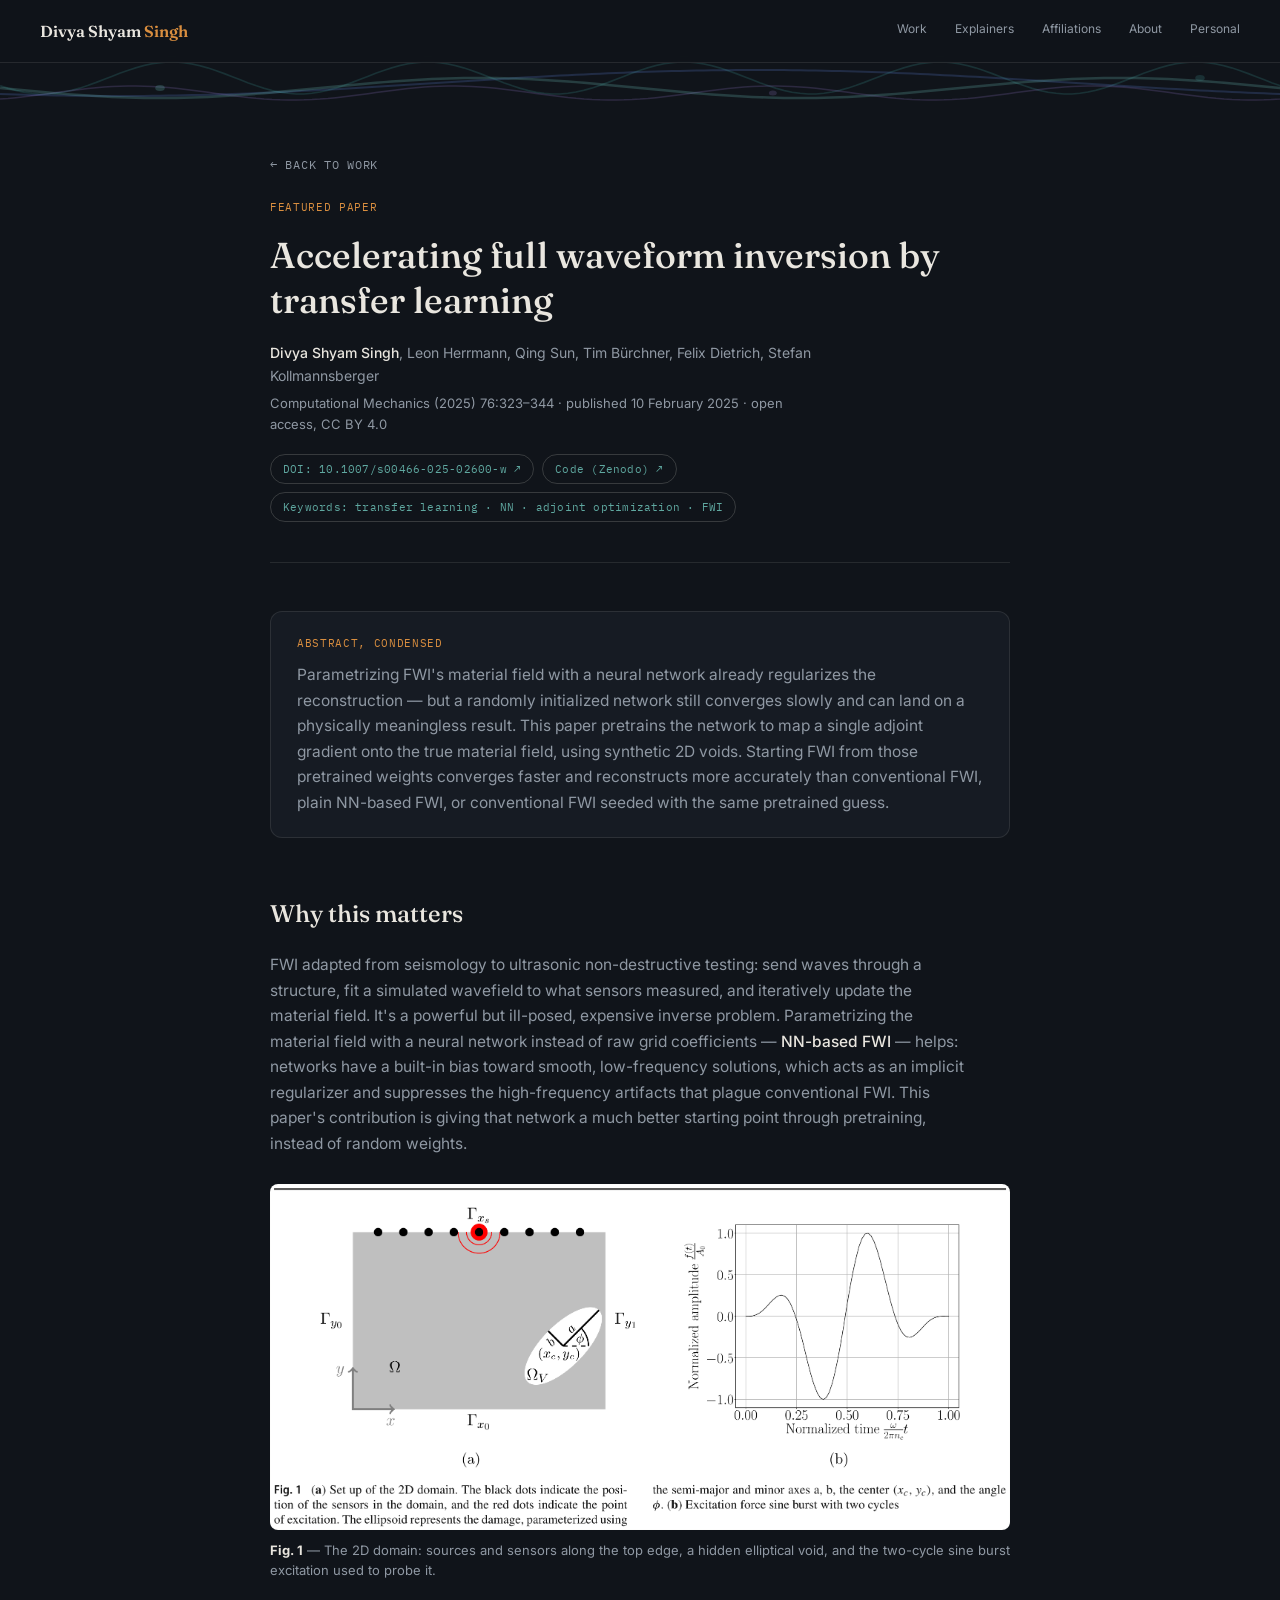
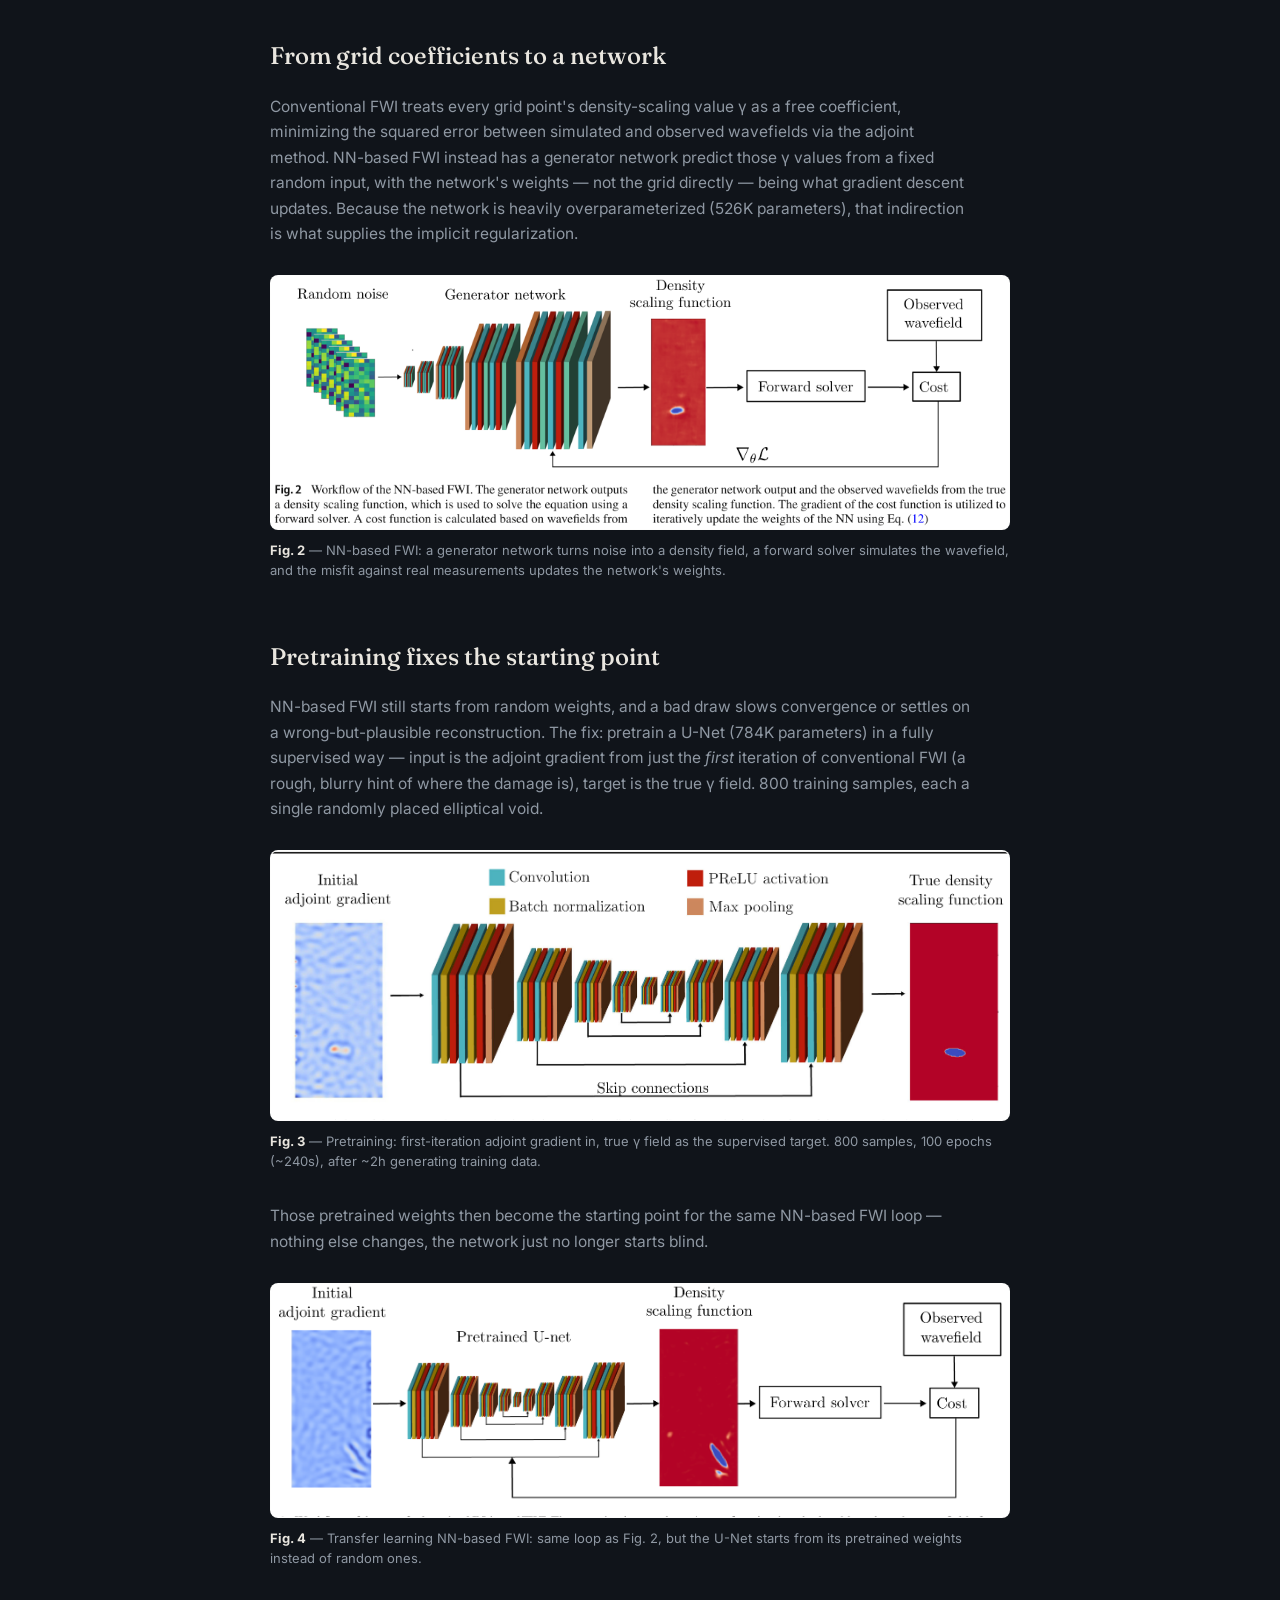
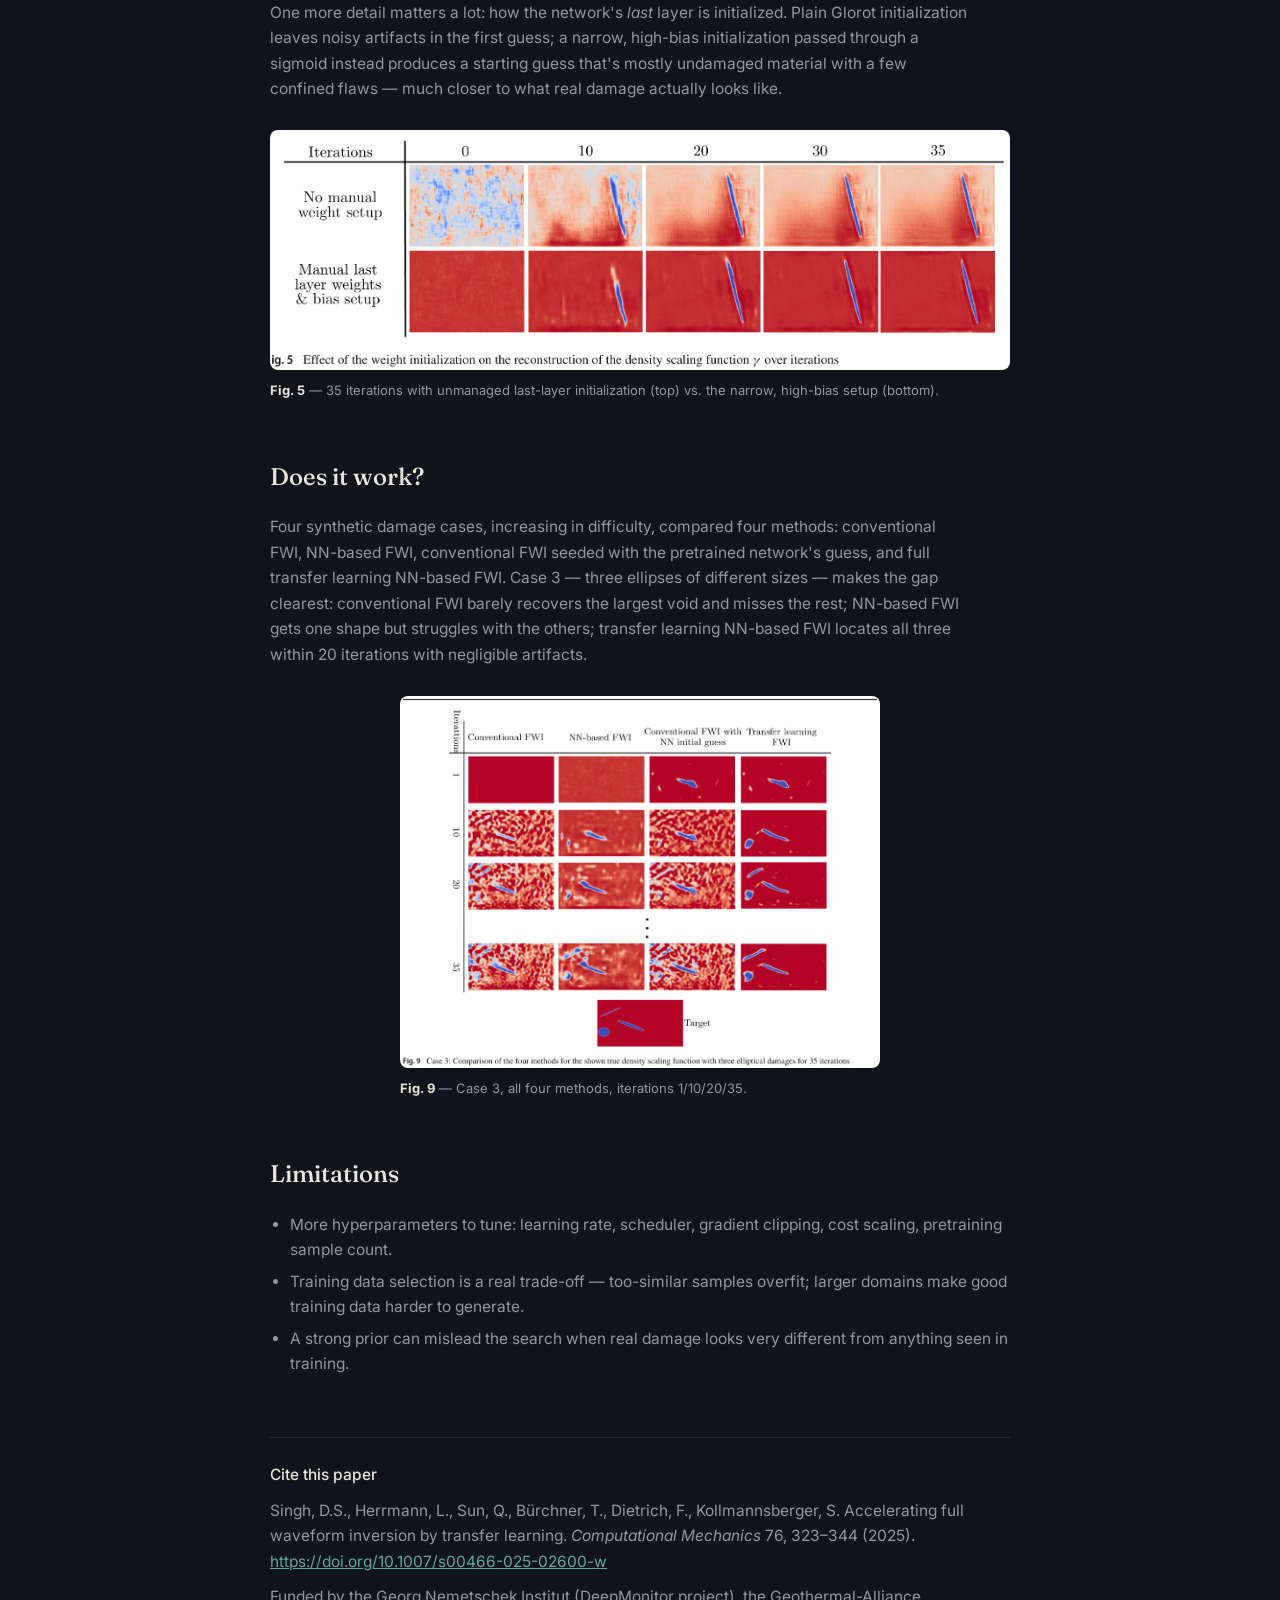
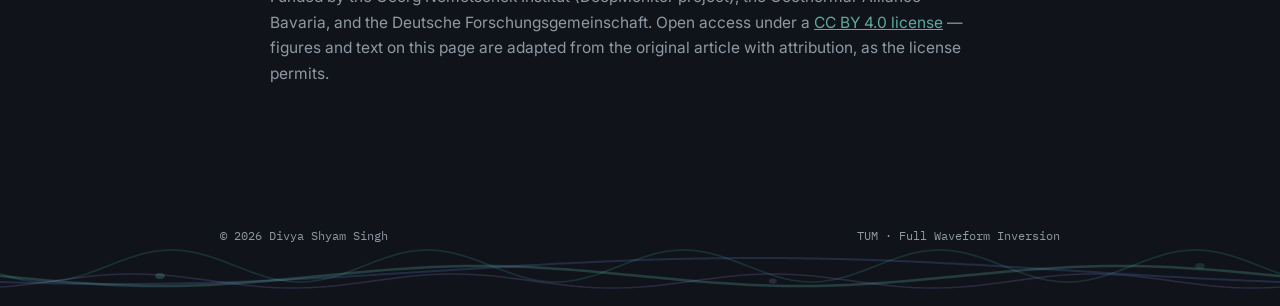
<file: work/transfer-learning-fwi.html>
<!DOCTYPE html>
<html lang="en">
<head>
<meta charset="UTF-8">
<meta name="viewport" content="width=device-width, initial-scale=1.0">
<title>Accelerating Full Waveform Inversion by Transfer Learning — Divya Shyam Singh</title>
<meta name="description" content="A quick walkthrough of the paper 'Accelerating full waveform inversion by transfer learning', pretraining a neural-network-parametrized FWI model on adjoint gradients for faster, more accurate damage reconstruction.">
<link rel="canonical" href="https://divshysin.github.io/work/transfer-learning-fwi.html">
<meta property="og:type" content="article">
<meta property="og:url" content="https://divshysin.github.io/work/transfer-learning-fwi.html">
<meta property="og:title" content="Accelerating Full Waveform Inversion by Transfer Learning">
<meta property="og:description" content="Pretraining a neural-network-parametrized FWI model on adjoint gradients for faster, more accurate damage reconstruction.">
<meta property="og:image" content="https://divshysin.github.io/assets/paper-figs/fig1_setup.png">
<meta name="twitter:card" content="summary_large_image">
<meta name="twitter:title" content="Accelerating Full Waveform Inversion by Transfer Learning">
<meta name="twitter:description" content="Pretraining a neural-network-parametrized FWI model on adjoint gradients for faster, more accurate damage reconstruction.">
<meta name="twitter:image" content="https://divshysin.github.io/assets/paper-figs/fig1_setup.png">
<link rel="preconnect" href="https://fonts.googleapis.com">
<link rel="preconnect" href="https://fonts.gstatic.com" crossorigin>
<link href="https://fonts.googleapis.com/css2?family=Fraunces:opsz,wght@9..144,400;9..144,500;9..144,600&family=IBM+Plex+Mono:wght@400;500&family=Inter:wght@400;500&display=swap" rel="stylesheet">
<link rel="stylesheet" href="../styles.css?v=20260811c">
<style>
  main{ max-width:820px; }
  section{ padding:0; border-bottom:none; }
  article{ padding:150px 0 100px; }

  .paper-head{ padding-bottom:40px; border-bottom:1px solid var(--line); margin-bottom:48px; }
  .paper-head .eyebrow{ margin-bottom:16px; }
  .paper-head h1{ font-family:'Fraunces', serif; font-weight:500; font-size:clamp(26px,4vw,36px); line-height:1.25; margin:0 0 18px; }
  .byline{ color:var(--text-dim); font-size:14px; margin:0 0 6px; }
  .byline strong{ color:var(--text); font-weight:500; }
  .venue{ color:var(--text-dim); font-size:13px; margin:0 0 18px; }
  .badges{ display:flex; flex-wrap:wrap; gap:8px; }
  .badge{ font-family:'IBM Plex Mono', monospace; font-size:11px; letter-spacing:0.02em; color:var(--teal); border:1px solid var(--line-strong); border-radius:20px; padding:5px 12px; text-decoration:none; }
  .badge:hover{ border-color:var(--teal); }

  article h2{ font-family:'Fraunces', serif; font-weight:500; font-size:24px; margin:56px 0 18px; }
  article h3{ font-family:'Fraunces', serif; font-weight:500; font-size:18px; margin:34px 0 12px; }
  article p{ color:var(--text-dim); font-size:15.5px; margin:0 0 16px; max-width:70ch; }
  article p strong{ color:var(--text); font-weight:500; }
  article ul{ color:var(--text-dim); font-size:15.5px; padding-left:20px; margin:0 0 16px; }
  article li{ margin-bottom:6px; }

  .abstract{ background:var(--bg-panel); border:1px solid var(--line); border-radius:12px; padding:22px 26px; margin-bottom:8px; }
  .abstract p{ margin:0; }
  .abstract .eyebrow{ margin-bottom:10px; }

  figure{ margin:28px 0 32px; }
  figure img{ width:100%; height:auto; display:block; border-radius:8px; border:1px solid var(--line); background:#fff; }
  figcaption{ font-size:13px; color:var(--text-dim); margin-top:10px; line-height:1.55; }
  figcaption strong{ color:var(--text); }
  figure.fig-compact{ max-width:480px; margin-left:auto; margin-right:auto; }

  .back-link{ font-size:12px; color:var(--text-dim); text-decoration:none; }
  .back-link:hover{ color:var(--text); }

  .license-note{ margin-top:60px; padding-top:24px; border-top:1px solid var(--line); font-size:12.5px; color:var(--text-dim); }
  .license-note a{ color:var(--teal); }
</style>
</head>
<body>
<div class="edge-waves top-waves" aria-hidden="true">
  <svg viewBox="0 0 1600 60" preserveAspectRatio="none">
    <path class="w2" d="M0.0 35.94 L5.0 36.21 L10.0 36.46 L15.0 36.69 L20.0 36.9 L25.0 37.1 L30.0 37.28 L35.0 37.43 L40.0 37.57 L45.0 37.69 L50.0 37.79 L55.0 37.87 L60.0 37.94 L65.0 37.98 L70.0 38.0 L75.0 38.0 L80.0 37.98 L85.0 37.94 L90.0 37.88 L95.0 37.8 L100.0 37.7 L105.0 37.58 L110.0 37.45 L115.0 37.29 L120.0 37.11 L125.0 36.92 L130.0 36.7 L135.0 36.47 L140.0 36.22 L145.0 35.96 L150.0 35.68 L155.0 35.38 L160.0 35.06 L165.0 34.73 L170.0 34.38 L175.0 34.02 L180.0 33.65 L185.0 33.26 L190.0 32.86 L195.0 32.45 L200.0 32.02 L205.0 31.59 L210.0 31.14 L215.0 30.69 L220.0 30.23 L225.0 29.75 L230.0 29.28 L235.0 28.79 L240.0 28.3 L245.0 27.8 L250.0 27.3 L255.0 26.8 L260.0 26.29 L265.0 25.78 L270.0 25.27 L275.0 24.76 L280.0 24.25 L285.0 23.74 L290.0 23.24 L295.0 22.73 L300.0 22.23 L305.0 21.74 L310.0 21.24 L315.0 20.76 L320.0 20.28 L325.0 19.81 L330.0 19.34 L335.0 18.89 L340.0 18.44 L345.0 18.01 L350.0 17.58 L355.0 17.17 L360.0 16.77 L365.0 16.38 L370.0 16.0 L375.0 15.64 L380.0 15.29 L385.0 14.96 L390.0 14.65 L395.0 14.35 L400.0 14.06 L405.0 13.79 L410.0 13.54 L415.0 13.31 L420.0 13.1 L425.0 12.9 L430.0 12.72 L435.0 12.57 L440.0 12.43 L445.0 12.31 L450.0 12.21 L455.0 12.13 L460.0 12.06 L465.0 12.02 L470.0 12.0 L475.0 12.0 L480.0 12.02 L485.0 12.06 L490.0 12.12 L495.0 12.2 L500.0 12.3 L505.0 12.42 L510.0 12.55 L515.0 12.71 L520.0 12.89 L525.0 13.08 L530.0 13.3 L535.0 13.53 L540.0 13.78 L545.0 14.04 L550.0 14.32 L555.0 14.62 L560.0 14.94 L565.0 15.27 L570.0 15.62 L575.0 15.98 L580.0 16.35 L585.0 16.74 L590.0 17.14 L595.0 17.55 L600.0 17.98 L605.0 18.41 L610.0 18.86 L615.0 19.31 L620.0 19.77 L625.0 20.25 L630.0 20.72 L635.0 21.21 L640.0 21.7 L645.0 22.2 L650.0 22.7 L655.0 23.2 L660.0 23.71 L665.0 24.22 L670.0 24.73 L675.0 25.24 L680.0 25.75 L685.0 26.26 L690.0 26.76 L695.0 27.27 L700.0 27.77 L705.0 28.26 L710.0 28.76 L715.0 29.24 L720.0 29.72 L725.0 30.19 L730.0 30.66 L735.0 31.11 L740.0 31.56 L745.0 31.99 L750.0 32.42 L755.0 32.83 L760.0 33.23 L765.0 33.62 L770.0 34.0 L775.0 34.36 L780.0 34.71 L785.0 35.04 L790.0 35.35 L795.0 35.65 L800.0 35.94 L805.0 36.21 L810.0 36.46 L815.0 36.69 L820.0 36.9 L825.0 37.1 L830.0 37.28 L835.0 37.43 L840.0 37.57 L845.0 37.69 L850.0 37.79 L855.0 37.87 L860.0 37.94 L865.0 37.98 L870.0 38.0 L875.0 38.0 L880.0 37.98 L885.0 37.94 L890.0 37.88 L895.0 37.8 L900.0 37.7 L905.0 37.58 L910.0 37.45 L915.0 37.29 L920.0 37.11 L925.0 36.92 L930.0 36.7 L935.0 36.47 L940.0 36.22 L945.0 35.96 L950.0 35.68 L955.0 35.38 L960.0 35.06 L965.0 34.73 L970.0 34.38 L975.0 34.02 L980.0 33.65 L985.0 33.26 L990.0 32.86 L995.0 32.45 L1000.0 32.02 L1005.0 31.59 L1010.0 31.14 L1015.0 30.69 L1020.0 30.23 L1025.0 29.75 L1030.0 29.28 L1035.0 28.79 L1040.0 28.3 L1045.0 27.8 L1050.0 27.3 L1055.0 26.8 L1060.0 26.29 L1065.0 25.78 L1070.0 25.27 L1075.0 24.76 L1080.0 24.25 L1085.0 23.74 L1090.0 23.24 L1095.0 22.73 L1100.0 22.23 L1105.0 21.74 L1110.0 21.24 L1115.0 20.76 L1120.0 20.28 L1125.0 19.81 L1130.0 19.34 L1135.0 18.89 L1140.0 18.44 L1145.0 18.01 L1150.0 17.58 L1155.0 17.17 L1160.0 16.77 L1165.0 16.38 L1170.0 16.0 L1175.0 15.64 L1180.0 15.29 L1185.0 14.96 L1190.0 14.65 L1195.0 14.35 L1200.0 14.06 L1205.0 13.79 L1210.0 13.54 L1215.0 13.31 L1220.0 13.1 L1225.0 12.9 L1230.0 12.72 L1235.0 12.57 L1240.0 12.43 L1245.0 12.31 L1250.0 12.21 L1255.0 12.13 L1260.0 12.06 L1265.0 12.02 L1270.0 12.0 L1275.0 12.0 L1280.0 12.02 L1285.0 12.06 L1290.0 12.12 L1295.0 12.2 L1300.0 12.3 L1305.0 12.42 L1310.0 12.55 L1315.0 12.71 L1320.0 12.89 L1325.0 13.08 L1330.0 13.3 L1335.0 13.53 L1340.0 13.78 L1345.0 14.04 L1350.0 14.32 L1355.0 14.62 L1360.0 14.94 L1365.0 15.27 L1370.0 15.62 L1375.0 15.98 L1380.0 16.35 L1385.0 16.74 L1390.0 17.14 L1395.0 17.55 L1400.0 17.98 L1405.0 18.41 L1410.0 18.86 L1415.0 19.31 L1420.0 19.77 L1425.0 20.25 L1430.0 20.72 L1435.0 21.21 L1440.0 21.7 L1445.0 22.2 L1450.0 22.7 L1455.0 23.2 L1460.0 23.71 L1465.0 24.22 L1470.0 24.73 L1475.0 25.24 L1480.0 25.75 L1485.0 26.26 L1490.0 26.76 L1495.0 27.27 L1500.0 27.77 L1505.0 28.26 L1510.0 28.76 L1515.0 29.24 L1520.0 29.72 L1525.0 30.19 L1530.0 30.66 L1535.0 31.11 L1540.0 31.56 L1545.0 31.99 L1550.0 32.42 L1555.0 32.83 L1560.0 33.23 L1565.0 33.62 L1570.0 34.0 L1575.0 34.36 L1580.0 34.71 L1585.0 35.04 L1590.0 35.35 L1595.0 35.65 L1600.0 35.94"/>
    <path class="w1" d="M0.0 30.0 L5.0 30.78 L10.0 31.56 L15.0 32.33 L20.0 33.09 L25.0 33.83 L30.0 34.54 L35.0 35.22 L40.0 35.88 L45.0 36.49 L50.0 37.07 L55.0 37.6 L60.0 38.09 L65.0 38.53 L70.0 38.91 L75.0 39.24 L80.0 39.51 L85.0 39.72 L90.0 39.88 L95.0 39.97 L100.0 40.0 L105.0 39.97 L110.0 39.88 L115.0 39.72 L120.0 39.51 L125.0 39.24 L130.0 38.91 L135.0 38.53 L140.0 38.09 L145.0 37.6 L150.0 37.07 L155.0 36.49 L160.0 35.88 L165.0 35.22 L170.0 34.54 L175.0 33.83 L180.0 33.09 L185.0 32.33 L190.0 31.56 L195.0 30.78 L200.0 30.0 L205.0 29.22 L210.0 28.44 L215.0 27.67 L220.0 26.91 L225.0 26.17 L230.0 25.46 L235.0 24.78 L240.0 24.12 L245.0 23.51 L250.0 22.93 L255.0 22.4 L260.0 21.91 L265.0 21.47 L270.0 21.09 L275.0 20.76 L280.0 20.49 L285.0 20.28 L290.0 20.12 L295.0 20.03 L300.0 20.0 L305.0 20.03 L310.0 20.12 L315.0 20.28 L320.0 20.49 L325.0 20.76 L330.0 21.09 L335.0 21.47 L340.0 21.91 L345.0 22.4 L350.0 22.93 L355.0 23.51 L360.0 24.12 L365.0 24.78 L370.0 25.46 L375.0 26.17 L380.0 26.91 L385.0 27.67 L390.0 28.44 L395.0 29.22 L400.0 30.0 L405.0 30.78 L410.0 31.56 L415.0 32.33 L420.0 33.09 L425.0 33.83 L430.0 34.54 L435.0 35.22 L440.0 35.88 L445.0 36.49 L450.0 37.07 L455.0 37.6 L460.0 38.09 L465.0 38.53 L470.0 38.91 L475.0 39.24 L480.0 39.51 L485.0 39.72 L490.0 39.88 L495.0 39.97 L500.0 40.0 L505.0 39.97 L510.0 39.88 L515.0 39.72 L520.0 39.51 L525.0 39.24 L530.0 38.91 L535.0 38.53 L540.0 38.09 L545.0 37.6 L550.0 37.07 L555.0 36.49 L560.0 35.88 L565.0 35.22 L570.0 34.54 L575.0 33.83 L580.0 33.09 L585.0 32.33 L590.0 31.56 L595.0 30.78 L600.0 30.0 L605.0 29.22 L610.0 28.44 L615.0 27.67 L620.0 26.91 L625.0 26.17 L630.0 25.46 L635.0 24.78 L640.0 24.12 L645.0 23.51 L650.0 22.93 L655.0 22.4 L660.0 21.91 L665.0 21.47 L670.0 21.09 L675.0 20.76 L680.0 20.49 L685.0 20.28 L690.0 20.12 L695.0 20.03 L700.0 20.0 L705.0 20.03 L710.0 20.12 L715.0 20.28 L720.0 20.49 L725.0 20.76 L730.0 21.09 L735.0 21.47 L740.0 21.91 L745.0 22.4 L750.0 22.93 L755.0 23.51 L760.0 24.12 L765.0 24.78 L770.0 25.46 L775.0 26.17 L780.0 26.91 L785.0 27.67 L790.0 28.44 L795.0 29.22 L800.0 30.0 L805.0 30.78 L810.0 31.56 L815.0 32.33 L820.0 33.09 L825.0 33.83 L830.0 34.54 L835.0 35.22 L840.0 35.88 L845.0 36.49 L850.0 37.07 L855.0 37.6 L860.0 38.09 L865.0 38.53 L870.0 38.91 L875.0 39.24 L880.0 39.51 L885.0 39.72 L890.0 39.88 L895.0 39.97 L900.0 40.0 L905.0 39.97 L910.0 39.88 L915.0 39.72 L920.0 39.51 L925.0 39.24 L930.0 38.91 L935.0 38.53 L940.0 38.09 L945.0 37.6 L950.0 37.07 L955.0 36.49 L960.0 35.88 L965.0 35.22 L970.0 34.54 L975.0 33.83 L980.0 33.09 L985.0 32.33 L990.0 31.56 L995.0 30.78 L1000.0 30.0 L1005.0 29.22 L1010.0 28.44 L1015.0 27.67 L1020.0 26.91 L1025.0 26.17 L1030.0 25.46 L1035.0 24.78 L1040.0 24.12 L1045.0 23.51 L1050.0 22.93 L1055.0 22.4 L1060.0 21.91 L1065.0 21.47 L1070.0 21.09 L1075.0 20.76 L1080.0 20.49 L1085.0 20.28 L1090.0 20.12 L1095.0 20.03 L1100.0 20.0 L1105.0 20.03 L1110.0 20.12 L1115.0 20.28 L1120.0 20.49 L1125.0 20.76 L1130.0 21.09 L1135.0 21.47 L1140.0 21.91 L1145.0 22.4 L1150.0 22.93 L1155.0 23.51 L1160.0 24.12 L1165.0 24.78 L1170.0 25.46 L1175.0 26.17 L1180.0 26.91 L1185.0 27.67 L1190.0 28.44 L1195.0 29.22 L1200.0 30.0 L1205.0 30.78 L1210.0 31.56 L1215.0 32.33 L1220.0 33.09 L1225.0 33.83 L1230.0 34.54 L1235.0 35.22 L1240.0 35.88 L1245.0 36.49 L1250.0 37.07 L1255.0 37.6 L1260.0 38.09 L1265.0 38.53 L1270.0 38.91 L1275.0 39.24 L1280.0 39.51 L1285.0 39.72 L1290.0 39.88 L1295.0 39.97 L1300.0 40.0 L1305.0 39.97 L1310.0 39.88 L1315.0 39.72 L1320.0 39.51 L1325.0 39.24 L1330.0 38.91 L1335.0 38.53 L1340.0 38.09 L1345.0 37.6 L1350.0 37.07 L1355.0 36.49 L1360.0 35.88 L1365.0 35.22 L1370.0 34.54 L1375.0 33.83 L1380.0 33.09 L1385.0 32.33 L1390.0 31.56 L1395.0 30.78 L1400.0 30.0 L1405.0 29.22 L1410.0 28.44 L1415.0 27.67 L1420.0 26.91 L1425.0 26.17 L1430.0 25.46 L1435.0 24.78 L1440.0 24.12 L1445.0 23.51 L1450.0 22.93 L1455.0 22.4 L1460.0 21.91 L1465.0 21.47 L1470.0 21.09 L1475.0 20.76 L1480.0 20.49 L1485.0 20.28 L1490.0 20.12 L1495.0 20.03 L1500.0 20.0 L1505.0 20.03 L1510.0 20.12 L1515.0 20.28 L1520.0 20.49 L1525.0 20.76 L1530.0 21.09 L1535.0 21.47 L1540.0 21.91 L1545.0 22.4 L1550.0 22.93 L1555.0 23.51 L1560.0 24.12 L1565.0 24.78 L1570.0 25.46 L1575.0 26.17 L1580.0 26.91 L1585.0 27.67 L1590.0 28.44 L1595.0 29.22 L1600.0 30.0"/>
    <path class="w4" d="M0.0 27.67 L5.0 30.26 L10.0 32.46 L15.0 34.18 L20.0 35.35 L25.0 35.94 L30.0 35.91 L35.0 35.27 L40.0 34.04 L45.0 32.28 L50.0 30.04 L55.0 27.41 L60.0 24.5 L65.0 21.42 L70.0 18.29 L75.0 15.22 L80.0 12.33 L85.0 9.74 L90.0 7.54 L95.0 5.82 L100.0 4.65 L105.0 4.06 L110.0 4.09 L115.0 4.73 L120.0 5.96 L125.0 7.72 L130.0 9.96 L135.0 12.59 L140.0 15.5 L145.0 18.58 L150.0 21.71 L155.0 24.78 L160.0 27.67 L165.0 30.26 L170.0 32.46 L175.0 34.18 L180.0 35.35 L185.0 35.94 L190.0 35.91 L195.0 35.27 L200.0 34.04 L205.0 32.28 L210.0 30.04 L215.0 27.41 L220.0 24.5 L225.0 21.42 L230.0 18.29 L235.0 15.22 L240.0 12.33 L245.0 9.74 L250.0 7.54 L255.0 5.82 L260.0 4.65 L265.0 4.06 L270.0 4.09 L275.0 4.73 L280.0 5.96 L285.0 7.72 L290.0 9.96 L295.0 12.59 L300.0 15.5 L305.0 18.58 L310.0 21.71 L315.0 24.78 L320.0 27.67 L325.0 30.26 L330.0 32.46 L335.0 34.18 L340.0 35.35 L345.0 35.94 L350.0 35.91 L355.0 35.27 L360.0 34.04 L365.0 32.28 L370.0 30.04 L375.0 27.41 L380.0 24.5 L385.0 21.42 L390.0 18.29 L395.0 15.22 L400.0 12.33 L405.0 9.74 L410.0 7.54 L415.0 5.82 L420.0 4.65 L425.0 4.06 L430.0 4.09 L435.0 4.73 L440.0 5.96 L445.0 7.72 L450.0 9.96 L455.0 12.59 L460.0 15.5 L465.0 18.58 L470.0 21.71 L475.0 24.78 L480.0 27.67 L485.0 30.26 L490.0 32.46 L495.0 34.18 L500.0 35.35 L505.0 35.94 L510.0 35.91 L515.0 35.27 L520.0 34.04 L525.0 32.28 L530.0 30.04 L535.0 27.41 L540.0 24.5 L545.0 21.42 L550.0 18.29 L555.0 15.22 L560.0 12.33 L565.0 9.74 L570.0 7.54 L575.0 5.82 L580.0 4.65 L585.0 4.06 L590.0 4.09 L595.0 4.73 L600.0 5.96 L605.0 7.72 L610.0 9.96 L615.0 12.59 L620.0 15.5 L625.0 18.58 L630.0 21.71 L635.0 24.78 L640.0 27.67 L645.0 30.26 L650.0 32.46 L655.0 34.18 L660.0 35.35 L665.0 35.94 L670.0 35.91 L675.0 35.27 L680.0 34.04 L685.0 32.28 L690.0 30.04 L695.0 27.41 L700.0 24.5 L705.0 21.42 L710.0 18.29 L715.0 15.22 L720.0 12.33 L725.0 9.74 L730.0 7.54 L735.0 5.82 L740.0 4.65 L745.0 4.06 L750.0 4.09 L755.0 4.73 L760.0 5.96 L765.0 7.72 L770.0 9.96 L775.0 12.59 L780.0 15.5 L785.0 18.58 L790.0 21.71 L795.0 24.78 L800.0 27.67 L805.0 30.26 L810.0 32.46 L815.0 34.18 L820.0 35.35 L825.0 35.94 L830.0 35.91 L835.0 35.27 L840.0 34.04 L845.0 32.28 L850.0 30.04 L855.0 27.41 L860.0 24.5 L865.0 21.42 L870.0 18.29 L875.0 15.22 L880.0 12.33 L885.0 9.74 L890.0 7.54 L895.0 5.82 L900.0 4.65 L905.0 4.06 L910.0 4.09 L915.0 4.73 L920.0 5.96 L925.0 7.72 L930.0 9.96 L935.0 12.59 L940.0 15.5 L945.0 18.58 L950.0 21.71 L955.0 24.78 L960.0 27.67 L965.0 30.26 L970.0 32.46 L975.0 34.18 L980.0 35.35 L985.0 35.94 L990.0 35.91 L995.0 35.27 L1000.0 34.04 L1005.0 32.28 L1010.0 30.04 L1015.0 27.41 L1020.0 24.5 L1025.0 21.42 L1030.0 18.29 L1035.0 15.22 L1040.0 12.33 L1045.0 9.74 L1050.0 7.54 L1055.0 5.82 L1060.0 4.65 L1065.0 4.06 L1070.0 4.09 L1075.0 4.73 L1080.0 5.96 L1085.0 7.72 L1090.0 9.96 L1095.0 12.59 L1100.0 15.5 L1105.0 18.58 L1110.0 21.71 L1115.0 24.78 L1120.0 27.67 L1125.0 30.26 L1130.0 32.46 L1135.0 34.18 L1140.0 35.35 L1145.0 35.94 L1150.0 35.91 L1155.0 35.27 L1160.0 34.04 L1165.0 32.28 L1170.0 30.04 L1175.0 27.41 L1180.0 24.5 L1185.0 21.42 L1190.0 18.29 L1195.0 15.22 L1200.0 12.33 L1205.0 9.74 L1210.0 7.54 L1215.0 5.82 L1220.0 4.65 L1225.0 4.06 L1230.0 4.09 L1235.0 4.73 L1240.0 5.96 L1245.0 7.72 L1250.0 9.96 L1255.0 12.59 L1260.0 15.5 L1265.0 18.58 L1270.0 21.71 L1275.0 24.78 L1280.0 27.67 L1285.0 30.26 L1290.0 32.46 L1295.0 34.18 L1300.0 35.35 L1305.0 35.94 L1310.0 35.91 L1315.0 35.27 L1320.0 34.04 L1325.0 32.28 L1330.0 30.04 L1335.0 27.41 L1340.0 24.5 L1345.0 21.42 L1350.0 18.29 L1355.0 15.22 L1360.0 12.33 L1365.0 9.74 L1370.0 7.54 L1375.0 5.82 L1380.0 4.65 L1385.0 4.06 L1390.0 4.09 L1395.0 4.73 L1400.0 5.96 L1405.0 7.72 L1410.0 9.96 L1415.0 12.59 L1420.0 15.5 L1425.0 18.58 L1430.0 21.71 L1435.0 24.78 L1440.0 27.67 L1445.0 30.26 L1450.0 32.46 L1455.0 34.18 L1460.0 35.35 L1465.0 35.94 L1470.0 35.91 L1475.0 35.27 L1480.0 34.04 L1485.0 32.28 L1490.0 30.04 L1495.0 27.41 L1500.0 24.5 L1505.0 21.42 L1510.0 18.29 L1515.0 15.22 L1520.0 12.33 L1525.0 9.74 L1530.0 7.54 L1535.0 5.82 L1540.0 4.65 L1545.0 4.06 L1550.0 4.09 L1555.0 4.73 L1560.0 5.96 L1565.0 7.72 L1570.0 9.96 L1575.0 12.59 L1580.0 15.5 L1585.0 18.58 L1590.0 21.71 L1595.0 24.78 L1600.0 27.67"/>
    <path class="w3" d="M0.0 41.04 L5.0 40.42 L10.0 39.65 L15.0 38.78 L20.0 37.81 L25.0 36.77 L30.0 35.69 L35.0 34.59 L40.0 33.51 L45.0 32.45 L50.0 31.47 L55.0 30.56 L60.0 29.77 L65.0 29.11 L70.0 28.59 L75.0 28.23 L80.0 28.03 L85.0 28.01 L90.0 28.16 L95.0 28.48 L100.0 28.96 L105.0 29.58 L110.0 30.35 L115.0 31.22 L120.0 32.19 L125.0 33.23 L130.0 34.31 L135.0 35.41 L140.0 36.49 L145.0 37.55 L150.0 38.53 L155.0 39.44 L160.0 40.23 L165.0 40.89 L170.0 41.41 L175.0 41.77 L180.0 41.97 L185.0 41.99 L190.0 41.84 L195.0 41.52 L200.0 41.04 L205.0 40.42 L210.0 39.65 L215.0 38.78 L220.0 37.81 L225.0 36.77 L230.0 35.69 L235.0 34.59 L240.0 33.51 L245.0 32.45 L250.0 31.47 L255.0 30.56 L260.0 29.77 L265.0 29.11 L270.0 28.59 L275.0 28.23 L280.0 28.03 L285.0 28.01 L290.0 28.16 L295.0 28.48 L300.0 28.96 L305.0 29.58 L310.0 30.35 L315.0 31.22 L320.0 32.19 L325.0 33.23 L330.0 34.31 L335.0 35.41 L340.0 36.49 L345.0 37.55 L350.0 38.53 L355.0 39.44 L360.0 40.23 L365.0 40.89 L370.0 41.41 L375.0 41.77 L380.0 41.97 L385.0 41.99 L390.0 41.84 L395.0 41.52 L400.0 41.04 L405.0 40.42 L410.0 39.65 L415.0 38.78 L420.0 37.81 L425.0 36.77 L430.0 35.69 L435.0 34.59 L440.0 33.51 L445.0 32.45 L450.0 31.47 L455.0 30.56 L460.0 29.77 L465.0 29.11 L470.0 28.59 L475.0 28.23 L480.0 28.03 L485.0 28.01 L490.0 28.16 L495.0 28.48 L500.0 28.96 L505.0 29.58 L510.0 30.35 L515.0 31.22 L520.0 32.19 L525.0 33.23 L530.0 34.31 L535.0 35.41 L540.0 36.49 L545.0 37.55 L550.0 38.53 L555.0 39.44 L560.0 40.23 L565.0 40.89 L570.0 41.41 L575.0 41.77 L580.0 41.97 L585.0 41.99 L590.0 41.84 L595.0 41.52 L600.0 41.04 L605.0 40.42 L610.0 39.65 L615.0 38.78 L620.0 37.81 L625.0 36.77 L630.0 35.69 L635.0 34.59 L640.0 33.51 L645.0 32.45 L650.0 31.47 L655.0 30.56 L660.0 29.77 L665.0 29.11 L670.0 28.59 L675.0 28.23 L680.0 28.03 L685.0 28.01 L690.0 28.16 L695.0 28.48 L700.0 28.96 L705.0 29.58 L710.0 30.35 L715.0 31.22 L720.0 32.19 L725.0 33.23 L730.0 34.31 L735.0 35.41 L740.0 36.49 L745.0 37.55 L750.0 38.53 L755.0 39.44 L760.0 40.23 L765.0 40.89 L770.0 41.41 L775.0 41.77 L780.0 41.97 L785.0 41.99 L790.0 41.84 L795.0 41.52 L800.0 41.04 L805.0 40.42 L810.0 39.65 L815.0 38.78 L820.0 37.81 L825.0 36.77 L830.0 35.69 L835.0 34.59 L840.0 33.51 L845.0 32.45 L850.0 31.47 L855.0 30.56 L860.0 29.77 L865.0 29.11 L870.0 28.59 L875.0 28.23 L880.0 28.03 L885.0 28.01 L890.0 28.16 L895.0 28.48 L900.0 28.96 L905.0 29.58 L910.0 30.35 L915.0 31.22 L920.0 32.19 L925.0 33.23 L930.0 34.31 L935.0 35.41 L940.0 36.49 L945.0 37.55 L950.0 38.53 L955.0 39.44 L960.0 40.23 L965.0 40.89 L970.0 41.41 L975.0 41.77 L980.0 41.97 L985.0 41.99 L990.0 41.84 L995.0 41.52 L1000.0 41.04 L1005.0 40.42 L1010.0 39.65 L1015.0 38.78 L1020.0 37.81 L1025.0 36.77 L1030.0 35.69 L1035.0 34.59 L1040.0 33.51 L1045.0 32.45 L1050.0 31.47 L1055.0 30.56 L1060.0 29.77 L1065.0 29.11 L1070.0 28.59 L1075.0 28.23 L1080.0 28.03 L1085.0 28.01 L1090.0 28.16 L1095.0 28.48 L1100.0 28.96 L1105.0 29.58 L1110.0 30.35 L1115.0 31.22 L1120.0 32.19 L1125.0 33.23 L1130.0 34.31 L1135.0 35.41 L1140.0 36.49 L1145.0 37.55 L1150.0 38.53 L1155.0 39.44 L1160.0 40.23 L1165.0 40.89 L1170.0 41.41 L1175.0 41.77 L1180.0 41.97 L1185.0 41.99 L1190.0 41.84 L1195.0 41.52 L1200.0 41.04 L1205.0 40.42 L1210.0 39.65 L1215.0 38.78 L1220.0 37.81 L1225.0 36.77 L1230.0 35.69 L1235.0 34.59 L1240.0 33.51 L1245.0 32.45 L1250.0 31.47 L1255.0 30.56 L1260.0 29.77 L1265.0 29.11 L1270.0 28.59 L1275.0 28.23 L1280.0 28.03 L1285.0 28.01 L1290.0 28.16 L1295.0 28.48 L1300.0 28.96 L1305.0 29.58 L1310.0 30.35 L1315.0 31.22 L1320.0 32.19 L1325.0 33.23 L1330.0 34.31 L1335.0 35.41 L1340.0 36.49 L1345.0 37.55 L1350.0 38.53 L1355.0 39.44 L1360.0 40.23 L1365.0 40.89 L1370.0 41.41 L1375.0 41.77 L1380.0 41.97 L1385.0 41.99 L1390.0 41.84 L1395.0 41.52 L1400.0 41.04 L1405.0 40.42 L1410.0 39.65 L1415.0 38.78 L1420.0 37.81 L1425.0 36.77 L1430.0 35.69 L1435.0 34.59 L1440.0 33.51 L1445.0 32.45 L1450.0 31.47 L1455.0 30.56 L1460.0 29.77 L1465.0 29.11 L1470.0 28.59 L1475.0 28.23 L1480.0 28.03 L1485.0 28.01 L1490.0 28.16 L1495.0 28.48 L1500.0 28.96 L1505.0 29.58 L1510.0 30.35 L1515.0 31.22 L1520.0 32.19 L1525.0 33.23 L1530.0 34.31 L1535.0 35.41 L1540.0 36.49 L1545.0 37.55 L1550.0 38.53 L1555.0 39.44 L1560.0 40.23 L1565.0 40.89 L1570.0 41.41 L1575.0 41.77 L1580.0 41.97 L1585.0 41.99 L1590.0 41.84 L1595.0 41.52 L1600.0 41.04"/>
    <circle class="w1" cx="100" cy="30" r="3"/>
    <circle class="w3" cx="483" cy="35" r="2.5"/>
    <circle class="w4" cx="750" cy="20" r="3"/>
    <circle class="w2" cx="1266" cy="25" r="3"/>
  </svg>
</div>
<div class="edge-waves bottom-waves" aria-hidden="true">
  <svg viewBox="0 0 1600 60" preserveAspectRatio="none">
    <path class="w2" d="M0.0 35.94 L5.0 36.21 L10.0 36.46 L15.0 36.69 L20.0 36.9 L25.0 37.1 L30.0 37.28 L35.0 37.43 L40.0 37.57 L45.0 37.69 L50.0 37.79 L55.0 37.87 L60.0 37.94 L65.0 37.98 L70.0 38.0 L75.0 38.0 L80.0 37.98 L85.0 37.94 L90.0 37.88 L95.0 37.8 L100.0 37.7 L105.0 37.58 L110.0 37.45 L115.0 37.29 L120.0 37.11 L125.0 36.92 L130.0 36.7 L135.0 36.47 L140.0 36.22 L145.0 35.96 L150.0 35.68 L155.0 35.38 L160.0 35.06 L165.0 34.73 L170.0 34.38 L175.0 34.02 L180.0 33.65 L185.0 33.26 L190.0 32.86 L195.0 32.45 L200.0 32.02 L205.0 31.59 L210.0 31.14 L215.0 30.69 L220.0 30.23 L225.0 29.75 L230.0 29.28 L235.0 28.79 L240.0 28.3 L245.0 27.8 L250.0 27.3 L255.0 26.8 L260.0 26.29 L265.0 25.78 L270.0 25.27 L275.0 24.76 L280.0 24.25 L285.0 23.74 L290.0 23.24 L295.0 22.73 L300.0 22.23 L305.0 21.74 L310.0 21.24 L315.0 20.76 L320.0 20.28 L325.0 19.81 L330.0 19.34 L335.0 18.89 L340.0 18.44 L345.0 18.01 L350.0 17.58 L355.0 17.17 L360.0 16.77 L365.0 16.38 L370.0 16.0 L375.0 15.64 L380.0 15.29 L385.0 14.96 L390.0 14.65 L395.0 14.35 L400.0 14.06 L405.0 13.79 L410.0 13.54 L415.0 13.31 L420.0 13.1 L425.0 12.9 L430.0 12.72 L435.0 12.57 L440.0 12.43 L445.0 12.31 L450.0 12.21 L455.0 12.13 L460.0 12.06 L465.0 12.02 L470.0 12.0 L475.0 12.0 L480.0 12.02 L485.0 12.06 L490.0 12.12 L495.0 12.2 L500.0 12.3 L505.0 12.42 L510.0 12.55 L515.0 12.71 L520.0 12.89 L525.0 13.08 L530.0 13.3 L535.0 13.53 L540.0 13.78 L545.0 14.04 L550.0 14.32 L555.0 14.62 L560.0 14.94 L565.0 15.27 L570.0 15.62 L575.0 15.98 L580.0 16.35 L585.0 16.74 L590.0 17.14 L595.0 17.55 L600.0 17.98 L605.0 18.41 L610.0 18.86 L615.0 19.31 L620.0 19.77 L625.0 20.25 L630.0 20.72 L635.0 21.21 L640.0 21.7 L645.0 22.2 L650.0 22.7 L655.0 23.2 L660.0 23.71 L665.0 24.22 L670.0 24.73 L675.0 25.24 L680.0 25.75 L685.0 26.26 L690.0 26.76 L695.0 27.27 L700.0 27.77 L705.0 28.26 L710.0 28.76 L715.0 29.24 L720.0 29.72 L725.0 30.19 L730.0 30.66 L735.0 31.11 L740.0 31.56 L745.0 31.99 L750.0 32.42 L755.0 32.83 L760.0 33.23 L765.0 33.62 L770.0 34.0 L775.0 34.36 L780.0 34.71 L785.0 35.04 L790.0 35.35 L795.0 35.65 L800.0 35.94 L805.0 36.21 L810.0 36.46 L815.0 36.69 L820.0 36.9 L825.0 37.1 L830.0 37.28 L835.0 37.43 L840.0 37.57 L845.0 37.69 L850.0 37.79 L855.0 37.87 L860.0 37.94 L865.0 37.98 L870.0 38.0 L875.0 38.0 L880.0 37.98 L885.0 37.94 L890.0 37.88 L895.0 37.8 L900.0 37.7 L905.0 37.58 L910.0 37.45 L915.0 37.29 L920.0 37.11 L925.0 36.92 L930.0 36.7 L935.0 36.47 L940.0 36.22 L945.0 35.96 L950.0 35.68 L955.0 35.38 L960.0 35.06 L965.0 34.73 L970.0 34.38 L975.0 34.02 L980.0 33.65 L985.0 33.26 L990.0 32.86 L995.0 32.45 L1000.0 32.02 L1005.0 31.59 L1010.0 31.14 L1015.0 30.69 L1020.0 30.23 L1025.0 29.75 L1030.0 29.28 L1035.0 28.79 L1040.0 28.3 L1045.0 27.8 L1050.0 27.3 L1055.0 26.8 L1060.0 26.29 L1065.0 25.78 L1070.0 25.27 L1075.0 24.76 L1080.0 24.25 L1085.0 23.74 L1090.0 23.24 L1095.0 22.73 L1100.0 22.23 L1105.0 21.74 L1110.0 21.24 L1115.0 20.76 L1120.0 20.28 L1125.0 19.81 L1130.0 19.34 L1135.0 18.89 L1140.0 18.44 L1145.0 18.01 L1150.0 17.58 L1155.0 17.17 L1160.0 16.77 L1165.0 16.38 L1170.0 16.0 L1175.0 15.64 L1180.0 15.29 L1185.0 14.96 L1190.0 14.65 L1195.0 14.35 L1200.0 14.06 L1205.0 13.79 L1210.0 13.54 L1215.0 13.31 L1220.0 13.1 L1225.0 12.9 L1230.0 12.72 L1235.0 12.57 L1240.0 12.43 L1245.0 12.31 L1250.0 12.21 L1255.0 12.13 L1260.0 12.06 L1265.0 12.02 L1270.0 12.0 L1275.0 12.0 L1280.0 12.02 L1285.0 12.06 L1290.0 12.12 L1295.0 12.2 L1300.0 12.3 L1305.0 12.42 L1310.0 12.55 L1315.0 12.71 L1320.0 12.89 L1325.0 13.08 L1330.0 13.3 L1335.0 13.53 L1340.0 13.78 L1345.0 14.04 L1350.0 14.32 L1355.0 14.62 L1360.0 14.94 L1365.0 15.27 L1370.0 15.62 L1375.0 15.98 L1380.0 16.35 L1385.0 16.74 L1390.0 17.14 L1395.0 17.55 L1400.0 17.98 L1405.0 18.41 L1410.0 18.86 L1415.0 19.31 L1420.0 19.77 L1425.0 20.25 L1430.0 20.72 L1435.0 21.21 L1440.0 21.7 L1445.0 22.2 L1450.0 22.7 L1455.0 23.2 L1460.0 23.71 L1465.0 24.22 L1470.0 24.73 L1475.0 25.24 L1480.0 25.75 L1485.0 26.26 L1490.0 26.76 L1495.0 27.27 L1500.0 27.77 L1505.0 28.26 L1510.0 28.76 L1515.0 29.24 L1520.0 29.72 L1525.0 30.19 L1530.0 30.66 L1535.0 31.11 L1540.0 31.56 L1545.0 31.99 L1550.0 32.42 L1555.0 32.83 L1560.0 33.23 L1565.0 33.62 L1570.0 34.0 L1575.0 34.36 L1580.0 34.71 L1585.0 35.04 L1590.0 35.35 L1595.0 35.65 L1600.0 35.94"/>
    <path class="w1" d="M0.0 30.0 L5.0 30.78 L10.0 31.56 L15.0 32.33 L20.0 33.09 L25.0 33.83 L30.0 34.54 L35.0 35.22 L40.0 35.88 L45.0 36.49 L50.0 37.07 L55.0 37.6 L60.0 38.09 L65.0 38.53 L70.0 38.91 L75.0 39.24 L80.0 39.51 L85.0 39.72 L90.0 39.88 L95.0 39.97 L100.0 40.0 L105.0 39.97 L110.0 39.88 L115.0 39.72 L120.0 39.51 L125.0 39.24 L130.0 38.91 L135.0 38.53 L140.0 38.09 L145.0 37.6 L150.0 37.07 L155.0 36.49 L160.0 35.88 L165.0 35.22 L170.0 34.54 L175.0 33.83 L180.0 33.09 L185.0 32.33 L190.0 31.56 L195.0 30.78 L200.0 30.0 L205.0 29.22 L210.0 28.44 L215.0 27.67 L220.0 26.91 L225.0 26.17 L230.0 25.46 L235.0 24.78 L240.0 24.12 L245.0 23.51 L250.0 22.93 L255.0 22.4 L260.0 21.91 L265.0 21.47 L270.0 21.09 L275.0 20.76 L280.0 20.49 L285.0 20.28 L290.0 20.12 L295.0 20.03 L300.0 20.0 L305.0 20.03 L310.0 20.12 L315.0 20.28 L320.0 20.49 L325.0 20.76 L330.0 21.09 L335.0 21.47 L340.0 21.91 L345.0 22.4 L350.0 22.93 L355.0 23.51 L360.0 24.12 L365.0 24.78 L370.0 25.46 L375.0 26.17 L380.0 26.91 L385.0 27.67 L390.0 28.44 L395.0 29.22 L400.0 30.0 L405.0 30.78 L410.0 31.56 L415.0 32.33 L420.0 33.09 L425.0 33.83 L430.0 34.54 L435.0 35.22 L440.0 35.88 L445.0 36.49 L450.0 37.07 L455.0 37.6 L460.0 38.09 L465.0 38.53 L470.0 38.91 L475.0 39.24 L480.0 39.51 L485.0 39.72 L490.0 39.88 L495.0 39.97 L500.0 40.0 L505.0 39.97 L510.0 39.88 L515.0 39.72 L520.0 39.51 L525.0 39.24 L530.0 38.91 L535.0 38.53 L540.0 38.09 L545.0 37.6 L550.0 37.07 L555.0 36.49 L560.0 35.88 L565.0 35.22 L570.0 34.54 L575.0 33.83 L580.0 33.09 L585.0 32.33 L590.0 31.56 L595.0 30.78 L600.0 30.0 L605.0 29.22 L610.0 28.44 L615.0 27.67 L620.0 26.91 L625.0 26.17 L630.0 25.46 L635.0 24.78 L640.0 24.12 L645.0 23.51 L650.0 22.93 L655.0 22.4 L660.0 21.91 L665.0 21.47 L670.0 21.09 L675.0 20.76 L680.0 20.49 L685.0 20.28 L690.0 20.12 L695.0 20.03 L700.0 20.0 L705.0 20.03 L710.0 20.12 L715.0 20.28 L720.0 20.49 L725.0 20.76 L730.0 21.09 L735.0 21.47 L740.0 21.91 L745.0 22.4 L750.0 22.93 L755.0 23.51 L760.0 24.12 L765.0 24.78 L770.0 25.46 L775.0 26.17 L780.0 26.91 L785.0 27.67 L790.0 28.44 L795.0 29.22 L800.0 30.0 L805.0 30.78 L810.0 31.56 L815.0 32.33 L820.0 33.09 L825.0 33.83 L830.0 34.54 L835.0 35.22 L840.0 35.88 L845.0 36.49 L850.0 37.07 L855.0 37.6 L860.0 38.09 L865.0 38.53 L870.0 38.91 L875.0 39.24 L880.0 39.51 L885.0 39.72 L890.0 39.88 L895.0 39.97 L900.0 40.0 L905.0 39.97 L910.0 39.88 L915.0 39.72 L920.0 39.51 L925.0 39.24 L930.0 38.91 L935.0 38.53 L940.0 38.09 L945.0 37.6 L950.0 37.07 L955.0 36.49 L960.0 35.88 L965.0 35.22 L970.0 34.54 L975.0 33.83 L980.0 33.09 L985.0 32.33 L990.0 31.56 L995.0 30.78 L1000.0 30.0 L1005.0 29.22 L1010.0 28.44 L1015.0 27.67 L1020.0 26.91 L1025.0 26.17 L1030.0 25.46 L1035.0 24.78 L1040.0 24.12 L1045.0 23.51 L1050.0 22.93 L1055.0 22.4 L1060.0 21.91 L1065.0 21.47 L1070.0 21.09 L1075.0 20.76 L1080.0 20.49 L1085.0 20.28 L1090.0 20.12 L1095.0 20.03 L1100.0 20.0 L1105.0 20.03 L1110.0 20.12 L1115.0 20.28 L1120.0 20.49 L1125.0 20.76 L1130.0 21.09 L1135.0 21.47 L1140.0 21.91 L1145.0 22.4 L1150.0 22.93 L1155.0 23.51 L1160.0 24.12 L1165.0 24.78 L1170.0 25.46 L1175.0 26.17 L1180.0 26.91 L1185.0 27.67 L1190.0 28.44 L1195.0 29.22 L1200.0 30.0 L1205.0 30.78 L1210.0 31.56 L1215.0 32.33 L1220.0 33.09 L1225.0 33.83 L1230.0 34.54 L1235.0 35.22 L1240.0 35.88 L1245.0 36.49 L1250.0 37.07 L1255.0 37.6 L1260.0 38.09 L1265.0 38.53 L1270.0 38.91 L1275.0 39.24 L1280.0 39.51 L1285.0 39.72 L1290.0 39.88 L1295.0 39.97 L1300.0 40.0 L1305.0 39.97 L1310.0 39.88 L1315.0 39.72 L1320.0 39.51 L1325.0 39.24 L1330.0 38.91 L1335.0 38.53 L1340.0 38.09 L1345.0 37.6 L1350.0 37.07 L1355.0 36.49 L1360.0 35.88 L1365.0 35.22 L1370.0 34.54 L1375.0 33.83 L1380.0 33.09 L1385.0 32.33 L1390.0 31.56 L1395.0 30.78 L1400.0 30.0 L1405.0 29.22 L1410.0 28.44 L1415.0 27.67 L1420.0 26.91 L1425.0 26.17 L1430.0 25.46 L1435.0 24.78 L1440.0 24.12 L1445.0 23.51 L1450.0 22.93 L1455.0 22.4 L1460.0 21.91 L1465.0 21.47 L1470.0 21.09 L1475.0 20.76 L1480.0 20.49 L1485.0 20.28 L1490.0 20.12 L1495.0 20.03 L1500.0 20.0 L1505.0 20.03 L1510.0 20.12 L1515.0 20.28 L1520.0 20.49 L1525.0 20.76 L1530.0 21.09 L1535.0 21.47 L1540.0 21.91 L1545.0 22.4 L1550.0 22.93 L1555.0 23.51 L1560.0 24.12 L1565.0 24.78 L1570.0 25.46 L1575.0 26.17 L1580.0 26.91 L1585.0 27.67 L1590.0 28.44 L1595.0 29.22 L1600.0 30.0"/>
    <path class="w4" d="M0.0 27.67 L5.0 30.26 L10.0 32.46 L15.0 34.18 L20.0 35.35 L25.0 35.94 L30.0 35.91 L35.0 35.27 L40.0 34.04 L45.0 32.28 L50.0 30.04 L55.0 27.41 L60.0 24.5 L65.0 21.42 L70.0 18.29 L75.0 15.22 L80.0 12.33 L85.0 9.74 L90.0 7.54 L95.0 5.82 L100.0 4.65 L105.0 4.06 L110.0 4.09 L115.0 4.73 L120.0 5.96 L125.0 7.72 L130.0 9.96 L135.0 12.59 L140.0 15.5 L145.0 18.58 L150.0 21.71 L155.0 24.78 L160.0 27.67 L165.0 30.26 L170.0 32.46 L175.0 34.18 L180.0 35.35 L185.0 35.94 L190.0 35.91 L195.0 35.27 L200.0 34.04 L205.0 32.28 L210.0 30.04 L215.0 27.41 L220.0 24.5 L225.0 21.42 L230.0 18.29 L235.0 15.22 L240.0 12.33 L245.0 9.74 L250.0 7.54 L255.0 5.82 L260.0 4.65 L265.0 4.06 L270.0 4.09 L275.0 4.73 L280.0 5.96 L285.0 7.72 L290.0 9.96 L295.0 12.59 L300.0 15.5 L305.0 18.58 L310.0 21.71 L315.0 24.78 L320.0 27.67 L325.0 30.26 L330.0 32.46 L335.0 34.18 L340.0 35.35 L345.0 35.94 L350.0 35.91 L355.0 35.27 L360.0 34.04 L365.0 32.28 L370.0 30.04 L375.0 27.41 L380.0 24.5 L385.0 21.42 L390.0 18.29 L395.0 15.22 L400.0 12.33 L405.0 9.74 L410.0 7.54 L415.0 5.82 L420.0 4.65 L425.0 4.06 L430.0 4.09 L435.0 4.73 L440.0 5.96 L445.0 7.72 L450.0 9.96 L455.0 12.59 L460.0 15.5 L465.0 18.58 L470.0 21.71 L475.0 24.78 L480.0 27.67 L485.0 30.26 L490.0 32.46 L495.0 34.18 L500.0 35.35 L505.0 35.94 L510.0 35.91 L515.0 35.27 L520.0 34.04 L525.0 32.28 L530.0 30.04 L535.0 27.41 L540.0 24.5 L545.0 21.42 L550.0 18.29 L555.0 15.22 L560.0 12.33 L565.0 9.74 L570.0 7.54 L575.0 5.82 L580.0 4.65 L585.0 4.06 L590.0 4.09 L595.0 4.73 L600.0 5.96 L605.0 7.72 L610.0 9.96 L615.0 12.59 L620.0 15.5 L625.0 18.58 L630.0 21.71 L635.0 24.78 L640.0 27.67 L645.0 30.26 L650.0 32.46 L655.0 34.18 L660.0 35.35 L665.0 35.94 L670.0 35.91 L675.0 35.27 L680.0 34.04 L685.0 32.28 L690.0 30.04 L695.0 27.41 L700.0 24.5 L705.0 21.42 L710.0 18.29 L715.0 15.22 L720.0 12.33 L725.0 9.74 L730.0 7.54 L735.0 5.82 L740.0 4.65 L745.0 4.06 L750.0 4.09 L755.0 4.73 L760.0 5.96 L765.0 7.72 L770.0 9.96 L775.0 12.59 L780.0 15.5 L785.0 18.58 L790.0 21.71 L795.0 24.78 L800.0 27.67 L805.0 30.26 L810.0 32.46 L815.0 34.18 L820.0 35.35 L825.0 35.94 L830.0 35.91 L835.0 35.27 L840.0 34.04 L845.0 32.28 L850.0 30.04 L855.0 27.41 L860.0 24.5 L865.0 21.42 L870.0 18.29 L875.0 15.22 L880.0 12.33 L885.0 9.74 L890.0 7.54 L895.0 5.82 L900.0 4.65 L905.0 4.06 L910.0 4.09 L915.0 4.73 L920.0 5.96 L925.0 7.72 L930.0 9.96 L935.0 12.59 L940.0 15.5 L945.0 18.58 L950.0 21.71 L955.0 24.78 L960.0 27.67 L965.0 30.26 L970.0 32.46 L975.0 34.18 L980.0 35.35 L985.0 35.94 L990.0 35.91 L995.0 35.27 L1000.0 34.04 L1005.0 32.28 L1010.0 30.04 L1015.0 27.41 L1020.0 24.5 L1025.0 21.42 L1030.0 18.29 L1035.0 15.22 L1040.0 12.33 L1045.0 9.74 L1050.0 7.54 L1055.0 5.82 L1060.0 4.65 L1065.0 4.06 L1070.0 4.09 L1075.0 4.73 L1080.0 5.96 L1085.0 7.72 L1090.0 9.96 L1095.0 12.59 L1100.0 15.5 L1105.0 18.58 L1110.0 21.71 L1115.0 24.78 L1120.0 27.67 L1125.0 30.26 L1130.0 32.46 L1135.0 34.18 L1140.0 35.35 L1145.0 35.94 L1150.0 35.91 L1155.0 35.27 L1160.0 34.04 L1165.0 32.28 L1170.0 30.04 L1175.0 27.41 L1180.0 24.5 L1185.0 21.42 L1190.0 18.29 L1195.0 15.22 L1200.0 12.33 L1205.0 9.74 L1210.0 7.54 L1215.0 5.82 L1220.0 4.65 L1225.0 4.06 L1230.0 4.09 L1235.0 4.73 L1240.0 5.96 L1245.0 7.72 L1250.0 9.96 L1255.0 12.59 L1260.0 15.5 L1265.0 18.58 L1270.0 21.71 L1275.0 24.78 L1280.0 27.67 L1285.0 30.26 L1290.0 32.46 L1295.0 34.18 L1300.0 35.35 L1305.0 35.94 L1310.0 35.91 L1315.0 35.27 L1320.0 34.04 L1325.0 32.28 L1330.0 30.04 L1335.0 27.41 L1340.0 24.5 L1345.0 21.42 L1350.0 18.29 L1355.0 15.22 L1360.0 12.33 L1365.0 9.74 L1370.0 7.54 L1375.0 5.82 L1380.0 4.65 L1385.0 4.06 L1390.0 4.09 L1395.0 4.73 L1400.0 5.96 L1405.0 7.72 L1410.0 9.96 L1415.0 12.59 L1420.0 15.5 L1425.0 18.58 L1430.0 21.71 L1435.0 24.78 L1440.0 27.67 L1445.0 30.26 L1450.0 32.46 L1455.0 34.18 L1460.0 35.35 L1465.0 35.94 L1470.0 35.91 L1475.0 35.27 L1480.0 34.04 L1485.0 32.28 L1490.0 30.04 L1495.0 27.41 L1500.0 24.5 L1505.0 21.42 L1510.0 18.29 L1515.0 15.22 L1520.0 12.33 L1525.0 9.74 L1530.0 7.54 L1535.0 5.82 L1540.0 4.65 L1545.0 4.06 L1550.0 4.09 L1555.0 4.73 L1560.0 5.96 L1565.0 7.72 L1570.0 9.96 L1575.0 12.59 L1580.0 15.5 L1585.0 18.58 L1590.0 21.71 L1595.0 24.78 L1600.0 27.67"/>
    <path class="w3" d="M0.0 41.04 L5.0 40.42 L10.0 39.65 L15.0 38.78 L20.0 37.81 L25.0 36.77 L30.0 35.69 L35.0 34.59 L40.0 33.51 L45.0 32.45 L50.0 31.47 L55.0 30.56 L60.0 29.77 L65.0 29.11 L70.0 28.59 L75.0 28.23 L80.0 28.03 L85.0 28.01 L90.0 28.16 L95.0 28.48 L100.0 28.96 L105.0 29.58 L110.0 30.35 L115.0 31.22 L120.0 32.19 L125.0 33.23 L130.0 34.31 L135.0 35.41 L140.0 36.49 L145.0 37.55 L150.0 38.53 L155.0 39.44 L160.0 40.23 L165.0 40.89 L170.0 41.41 L175.0 41.77 L180.0 41.97 L185.0 41.99 L190.0 41.84 L195.0 41.52 L200.0 41.04 L205.0 40.42 L210.0 39.65 L215.0 38.78 L220.0 37.81 L225.0 36.77 L230.0 35.69 L235.0 34.59 L240.0 33.51 L245.0 32.45 L250.0 31.47 L255.0 30.56 L260.0 29.77 L265.0 29.11 L270.0 28.59 L275.0 28.23 L280.0 28.03 L285.0 28.01 L290.0 28.16 L295.0 28.48 L300.0 28.96 L305.0 29.58 L310.0 30.35 L315.0 31.22 L320.0 32.19 L325.0 33.23 L330.0 34.31 L335.0 35.41 L340.0 36.49 L345.0 37.55 L350.0 38.53 L355.0 39.44 L360.0 40.23 L365.0 40.89 L370.0 41.41 L375.0 41.77 L380.0 41.97 L385.0 41.99 L390.0 41.84 L395.0 41.52 L400.0 41.04 L405.0 40.42 L410.0 39.65 L415.0 38.78 L420.0 37.81 L425.0 36.77 L430.0 35.69 L435.0 34.59 L440.0 33.51 L445.0 32.45 L450.0 31.47 L455.0 30.56 L460.0 29.77 L465.0 29.11 L470.0 28.59 L475.0 28.23 L480.0 28.03 L485.0 28.01 L490.0 28.16 L495.0 28.48 L500.0 28.96 L505.0 29.58 L510.0 30.35 L515.0 31.22 L520.0 32.19 L525.0 33.23 L530.0 34.31 L535.0 35.41 L540.0 36.49 L545.0 37.55 L550.0 38.53 L555.0 39.44 L560.0 40.23 L565.0 40.89 L570.0 41.41 L575.0 41.77 L580.0 41.97 L585.0 41.99 L590.0 41.84 L595.0 41.52 L600.0 41.04 L605.0 40.42 L610.0 39.65 L615.0 38.78 L620.0 37.81 L625.0 36.77 L630.0 35.69 L635.0 34.59 L640.0 33.51 L645.0 32.45 L650.0 31.47 L655.0 30.56 L660.0 29.77 L665.0 29.11 L670.0 28.59 L675.0 28.23 L680.0 28.03 L685.0 28.01 L690.0 28.16 L695.0 28.48 L700.0 28.96 L705.0 29.58 L710.0 30.35 L715.0 31.22 L720.0 32.19 L725.0 33.23 L730.0 34.31 L735.0 35.41 L740.0 36.49 L745.0 37.55 L750.0 38.53 L755.0 39.44 L760.0 40.23 L765.0 40.89 L770.0 41.41 L775.0 41.77 L780.0 41.97 L785.0 41.99 L790.0 41.84 L795.0 41.52 L800.0 41.04 L805.0 40.42 L810.0 39.65 L815.0 38.78 L820.0 37.81 L825.0 36.77 L830.0 35.69 L835.0 34.59 L840.0 33.51 L845.0 32.45 L850.0 31.47 L855.0 30.56 L860.0 29.77 L865.0 29.11 L870.0 28.59 L875.0 28.23 L880.0 28.03 L885.0 28.01 L890.0 28.16 L895.0 28.48 L900.0 28.96 L905.0 29.58 L910.0 30.35 L915.0 31.22 L920.0 32.19 L925.0 33.23 L930.0 34.31 L935.0 35.41 L940.0 36.49 L945.0 37.55 L950.0 38.53 L955.0 39.44 L960.0 40.23 L965.0 40.89 L970.0 41.41 L975.0 41.77 L980.0 41.97 L985.0 41.99 L990.0 41.84 L995.0 41.52 L1000.0 41.04 L1005.0 40.42 L1010.0 39.65 L1015.0 38.78 L1020.0 37.81 L1025.0 36.77 L1030.0 35.69 L1035.0 34.59 L1040.0 33.51 L1045.0 32.45 L1050.0 31.47 L1055.0 30.56 L1060.0 29.77 L1065.0 29.11 L1070.0 28.59 L1075.0 28.23 L1080.0 28.03 L1085.0 28.01 L1090.0 28.16 L1095.0 28.48 L1100.0 28.96 L1105.0 29.58 L1110.0 30.35 L1115.0 31.22 L1120.0 32.19 L1125.0 33.23 L1130.0 34.31 L1135.0 35.41 L1140.0 36.49 L1145.0 37.55 L1150.0 38.53 L1155.0 39.44 L1160.0 40.23 L1165.0 40.89 L1170.0 41.41 L1175.0 41.77 L1180.0 41.97 L1185.0 41.99 L1190.0 41.84 L1195.0 41.52 L1200.0 41.04 L1205.0 40.42 L1210.0 39.65 L1215.0 38.78 L1220.0 37.81 L1225.0 36.77 L1230.0 35.69 L1235.0 34.59 L1240.0 33.51 L1245.0 32.45 L1250.0 31.47 L1255.0 30.56 L1260.0 29.77 L1265.0 29.11 L1270.0 28.59 L1275.0 28.23 L1280.0 28.03 L1285.0 28.01 L1290.0 28.16 L1295.0 28.48 L1300.0 28.96 L1305.0 29.58 L1310.0 30.35 L1315.0 31.22 L1320.0 32.19 L1325.0 33.23 L1330.0 34.31 L1335.0 35.41 L1340.0 36.49 L1345.0 37.55 L1350.0 38.53 L1355.0 39.44 L1360.0 40.23 L1365.0 40.89 L1370.0 41.41 L1375.0 41.77 L1380.0 41.97 L1385.0 41.99 L1390.0 41.84 L1395.0 41.52 L1400.0 41.04 L1405.0 40.42 L1410.0 39.65 L1415.0 38.78 L1420.0 37.81 L1425.0 36.77 L1430.0 35.69 L1435.0 34.59 L1440.0 33.51 L1445.0 32.45 L1450.0 31.47 L1455.0 30.56 L1460.0 29.77 L1465.0 29.11 L1470.0 28.59 L1475.0 28.23 L1480.0 28.03 L1485.0 28.01 L1490.0 28.16 L1495.0 28.48 L1500.0 28.96 L1505.0 29.58 L1510.0 30.35 L1515.0 31.22 L1520.0 32.19 L1525.0 33.23 L1530.0 34.31 L1535.0 35.41 L1540.0 36.49 L1545.0 37.55 L1550.0 38.53 L1555.0 39.44 L1560.0 40.23 L1565.0 40.89 L1570.0 41.41 L1575.0 41.77 L1580.0 41.97 L1585.0 41.99 L1590.0 41.84 L1595.0 41.52 L1600.0 41.04"/>
    <circle class="w1" cx="100" cy="30" r="3"/>
    <circle class="w3" cx="483" cy="35" r="2.5"/>
    <circle class="w4" cx="750" cy="20" r="3"/>
    <circle class="w2" cx="1266" cy="25" r="3"/>
  </svg>
</div>

<header>
  <a href="../index.html" class="mark">Divya Shyam <span>Singh</span></a>
  <button class="nav-toggle mono" id="navToggle" aria-label="Toggle menu">Menu</button>
  <nav id="navMenu">
    <a href="../index.html#hero">Work</a>
    <a href="../explainers.html">Explainers</a>
    <a href="../affiliations.html">Affiliations</a>
    <a href="../about.html">About</a>
    <a href="../personal.html">Personal</a>
  </nav>
</header>

<main>
<article>

  <a class="back-link mono" href="../index.html#hero">← Back to work</a>

  <div class="paper-head" style="margin-top:22px;">
    <p class="eyebrow mono">Featured paper</p>
    <h1>Accelerating full waveform inversion by transfer learning</h1>
    <p class="byline"><strong>Divya Shyam Singh</strong>, Leon Herrmann, Qing Sun, Tim Bürchner, Felix Dietrich, Stefan Kollmannsberger</p>
    <p class="venue">Computational Mechanics (2025) 76:323–344 · published 10 February 2025 · open access, CC BY 4.0</p>
    <div class="badges">
      <a class="badge" href="https://doi.org/10.1007/s00466-025-02600-w" target="_blank" rel="noopener">DOI: 10.1007/s00466-025-02600-w ↗</a>
      <a class="badge" href="https://doi.org/10.5281/zenodo.14616677" target="_blank" rel="noopener">Code (Zenodo) ↗</a>
      <span class="badge">Keywords: transfer learning · NN · adjoint optimization · FWI</span>
    </div>
  </div>

  <div class="abstract" id="abstract">
    <p class="eyebrow mono" style="margin-bottom:10px;">Abstract, condensed</p>
    <p>Parametrizing FWI's material field with a neural network already regularizes the reconstruction — but a randomly initialized network still converges slowly and can land on a physically meaningless result. This paper pretrains the network to map a single adjoint gradient onto the true material field, using synthetic 2D voids. Starting FWI from those pretrained weights converges faster and reconstructs more accurately than conventional FWI, plain NN-based FWI, or conventional FWI seeded with the same pretrained guess.</p>
  </div>

  <h2 id="motivation">Why this matters</h2>
  <p>FWI adapted from seismology to ultrasonic non-destructive testing: send waves through a structure, fit a simulated wavefield to what sensors measured, and iteratively update the material field. It's a powerful but ill-posed, expensive inverse problem. Parametrizing the material field with a neural network instead of raw grid coefficients — <strong>NN-based FWI</strong> — helps: networks have a built-in bias toward smooth, low-frequency solutions, which acts as an implicit regularizer and suppresses the high-frequency artifacts that plague conventional FWI. This paper's contribution is giving that network a much better starting point through pretraining, instead of random weights.</p>

  <figure>
    <img src="../assets/paper-figs/fig1_setup.png" alt="2D domain setup with sensor and source positions, and the two-cycle sine burst excitation signal">
    <figcaption><strong>Fig. 1</strong> — The 2D domain: sources and sensors along the top edge, a hidden elliptical void, and the two-cycle sine burst excitation used to probe it.</figcaption>
  </figure>

  <h2 id="nn-based">From grid coefficients to a network</h2>
  <p>Conventional FWI treats every grid point's density-scaling value γ as a free coefficient, minimizing the squared error between simulated and observed wavefields via the adjoint method. NN-based FWI instead has a generator network predict those γ values from a fixed random input, with the network's weights — not the grid directly — being what gradient descent updates. Because the network is heavily overparameterized (526K parameters), that indirection is what supplies the implicit regularization.</p>

  <figure>
    <img src="../assets/paper-figs/fig2_workflow.png" alt="Workflow diagram of NN-based FWI: random noise into a generator network, producing a density scaling function, fed into a forward solver, compared against the observed wavefield to compute a cost, whose gradient updates the generator's weights">
    <figcaption><strong>Fig. 2</strong> — NN-based FWI: a generator network turns noise into a density field, a forward solver simulates the wavefield, and the misfit against real measurements updates the network's weights.</figcaption>
  </figure>

  <h2 id="transfer">Pretraining fixes the starting point</h2>
  <p>NN-based FWI still starts from random weights, and a bad draw slows convergence or settles on a wrong-but-plausible reconstruction. The fix: pretrain a U-Net (784K parameters) in a fully supervised way — input is the adjoint gradient from just the <em>first</em> iteration of conventional FWI (a rough, blurry hint of where the damage is), target is the true γ field. 800 training samples, each a single randomly placed elliptical void.</p>

  <figure>
    <img src="../assets/paper-figs/fig3_unet.png" alt="U-Net pretraining diagram: initial adjoint gradient in, convolution and batch-norm blocks with skip connections, true density scaling function as the supervised target">
    <figcaption><strong>Fig. 3</strong> — Pretraining: first-iteration adjoint gradient in, true γ field as the supervised target. 800 samples, 100 epochs (~240s), after ~2h generating training data.</figcaption>
  </figure>

  <p>Those pretrained weights then become the starting point for the same NN-based FWI loop — nothing else changes, the network just no longer starts blind.</p>

  <figure>
    <img src="../assets/paper-figs/fig4_transfer.png" alt="Transfer learning NN-based FWI workflow: initial adjoint gradient goes into the pretrained U-Net, producing a density scaling function fed to the forward solver, compared to the observed wavefield">
    <figcaption><strong>Fig. 4</strong> — Transfer learning NN-based FWI: same loop as Fig. 2, but the U-Net starts from its pretrained weights instead of random ones.</figcaption>
  </figure>

  <p>One more detail matters a lot: how the network's <em>last</em> layer is initialized. Plain Glorot initialization leaves noisy artifacts in the first guess; a narrow, high-bias initialization passed through a sigmoid instead produces a starting guess that's mostly undamaged material with a few confined flaws — much closer to what real damage actually looks like.</p>

  <figure>
    <img src="../assets/paper-figs/fig5_weightinit.png" alt="Comparison of reconstruction over iterations with and without manual last-layer weight initialization">
    <figcaption><strong>Fig. 5</strong> — 35 iterations with unmanaged last-layer initialization (top) vs. the narrow, high-bias setup (bottom).</figcaption>
  </figure>

  <h2 id="results">Does it work?</h2>
  <p>Four synthetic damage cases, increasing in difficulty, compared four methods: conventional FWI, NN-based FWI, conventional FWI seeded with the pretrained network's guess, and full transfer learning NN-based FWI. Case 3 — three ellipses of different sizes — makes the gap clearest: conventional FWI barely recovers the largest void and misses the rest; NN-based FWI gets one shape but struggles with the others; transfer learning NN-based FWI locates all three within 20 iterations with negligible artifacts.</p>

  <figure class="fig-compact">
    <img src="../assets/paper-figs/fig9_case3.png" alt="Comparison grid for case 3, three elliptical holes of different sizes, across four methods and iterations">
    <figcaption><strong>Fig. 9</strong> — Case 3, all four methods, iterations 1/10/20/35.</figcaption>
  </figure>

  <h2 id="limitations">Limitations</h2>
  <ul>
    <li>More hyperparameters to tune: learning rate, scheduler, gradient clipping, cost scaling, pretraining sample count.</li>
    <li>Training data selection is a real trade-off — too-similar samples overfit; larger domains make good training data harder to generate.</li>
    <li>A strong prior can mislead the search when real damage looks very different from anything seen in training.</li>
  </ul>

  <div class="license-note" id="cite">
    <p style="margin-bottom:10px;"><strong style="color:var(--text);">Cite this paper</strong></p>
    <p style="margin-bottom:10px;">Singh, D.S., Herrmann, L., Sun, Q., Bürchner, T., Dietrich, F., Kollmannsberger, S. Accelerating full waveform inversion by transfer learning. <em>Computational Mechanics</em> 76, 323–344 (2025). <a href="https://doi.org/10.1007/s00466-025-02600-w" target="_blank" rel="noopener">https://doi.org/10.1007/s00466-025-02600-w</a></p>
    <p style="margin:0;">Funded by the Georg Nemetschek Institut (DeepMonitor project), the Geothermal-Alliance Bavaria, and the Deutsche Forschungsgemeinschaft. Open access under a <a href="https://creativecommons.org/licenses/by/4.0/" target="_blank" rel="noopener">CC BY 4.0 license</a> — figures and text on this page are adapted from the original article with attribution, as the license permits.</p>
  </div>

</article>
</main>

<footer>
  <span>© 2026 Divya Shyam Singh</span>
  <span>TUM · Full Waveform Inversion</span>
</footer>

<script>
  const toggle = document.getElementById('navToggle');
  const menu = document.getElementById('navMenu');
  toggle.addEventListener('click', () => menu.classList.toggle('open'));
  document.querySelectorAll('nav a').forEach(a => a.addEventListener('click', () => menu.classList.remove('open')));
</script>

</body>
</html>
</file>
<file: styles.css>
:root{
  --bg:#10141a;
  --bg-panel:#161b23;
  --bg-panel-2:#1b212b;
  --text:#e9e6df;
  --text-dim:#8f98a3;
  --amber:#d98e3f;
  --teal:#5fa8a0;
  --line: rgba(233,230,223,0.10);
  --line-strong: rgba(233,230,223,0.18);
}
*{box-sizing:border-box;}
html{scroll-behavior:smooth;}
body{
  margin:0;
  background:var(--bg);
  color:var(--text);
  font-family:'Inter', system-ui, sans-serif;
  line-height:1.65;
  position:relative;
}
::selection{ background:var(--amber); color:#10141a; }
a{ color:inherit; }
.mono{ font-family:'IBM Plex Mono', monospace; letter-spacing:0.06em; text-transform:uppercase; }

header{
  position:fixed; top:0; left:0; right:0; z-index:50;
  display:flex; align-items:center; justify-content:space-between;
  padding:18px 40px;
  background:rgba(16,20,26,0.82);
  backdrop-filter:blur(8px);
  border-bottom:1px solid var(--line);
}
header .mark{ font-family:'Fraunces', serif; font-size:16px; font-weight:600; color:var(--text); text-decoration:none; white-space:nowrap; }
header .mark span{ color:var(--amber); }
nav{ display:flex; gap:28px; }
nav a{
  color:var(--text-dim); text-decoration:none; font-size:12px;
  padding-bottom:3px; border-bottom:1px solid transparent;
  transition:color .2s ease, border-color .2s ease;
}
nav a:hover, nav a.active{ color:var(--text); border-color:var(--amber); }
.nav-toggle{ display:none; background:none; border:1px solid var(--line-strong); color:var(--text); border-radius:6px; padding:6px 10px; font-family:'IBM Plex Mono',monospace; }

main{ max-width:920px; margin:0 auto; padding:0 40px; }

section{ padding:120px 0 60px; border-bottom:1px solid var(--line); }
section:last-of-type{ border-bottom:none; }
.eyebrow{ color:var(--amber); font-size:11px; margin-bottom:18px; }
h2{ font-family:'Fraunces', serif; font-weight:500; font-size:30px; margin:0 0 32px; }

.card-grid{ display:grid; grid-template-columns:repeat(2,1fr); gap:20px; }
.card{
  background:var(--bg-panel); border:1px solid var(--line);
  border-radius:10px; padding:22px 24px;
}
.card h3{ font-family:'Fraunces', serif; font-weight:500; font-size:17px; margin:0 0 8px; }
.card p{ color:var(--text-dim); font-size:14.5px; margin:0; }
.tag-row{ display:flex; flex-wrap:wrap; gap:8px; margin-top:18px; }
.tag{
  font-family:'IBM Plex Mono', monospace; font-size:11px; letter-spacing:0.03em;
  color:var(--teal); border:1px solid var(--line-strong); border-radius:20px;
  padding:5px 12px;
}
.duo{ display:grid; grid-template-columns:1fr 1fr; gap:20px; }
.duo .card{ display:flex; flex-direction:column; gap:10px; }

footer{
  max-width:920px; margin:0 auto; padding:40px 40px 60px;
  color:var(--text-dim); font-size:12px; display:flex; justify-content:space-between;
  font-family:'IBM Plex Mono', monospace;
}

@media (max-width:720px){
  header{ padding:16px 20px; }
  header .mark{ font-size:14px; }
  nav{
    position:fixed; top:58px; left:0; right:0; background:var(--bg);
    flex-direction:column; gap:0; border-bottom:1px solid var(--line);
    max-height:0; overflow:hidden; transition:max-height .25s ease;
  }
  nav.open{ max-height:280px; }
  nav a{ padding:14px 20px; width:100%; border-bottom:1px solid var(--line); border-radius:0; }
  .nav-toggle{ display:block; }
  main, footer{ padding-left:20px; padding-right:20px; }
  section{ padding-top:100px; }
  .card-grid, .duo{ grid-template-columns:1fr; }
  footer{ flex-direction:column; gap:8px; }
}
@media (prefers-reduced-motion: reduce){ html{ scroll-behavior:auto; } }

.edge-waves{
  position:absolute; left:0; right:0;
  height:60px; pointer-events:none; z-index:0;
  overflow:hidden;
}
.edge-waves.top-waves{ top:58px; }
.edge-waves.bottom-waves{ bottom:0; }
.edge-waves svg{
  position:absolute; top:0; width:200%; height:100%;
  overflow:visible;
}
.edge-waves .w1, .edge-waves .w2, .edge-waves .w3, .edge-waves .w4{
  animation:wave-drift-x linear infinite;
}
.edge-waves path.w1, .edge-waves path.w2, .edge-waves path.w3, .edge-waves path.w4{
  fill:none;
}
.edge-waves circle.w1, .edge-waves circle.w2, .edge-waves circle.w3, .edge-waves circle.w4{
  stroke:none;
}
.edge-waves .w1{ stroke:var(--teal); fill:var(--teal); opacity:0.28; stroke-width:2.5; animation-duration:22s; }
.edge-waves .w2{ stroke:#5b7fd9; fill:#5b7fd9; opacity:0.22; stroke-width:2; animation-duration:30s; animation-delay:-6s; }
.edge-waves .w3{ stroke:#9b7fd4; fill:#9b7fd4; opacity:0.2; stroke-width:1.5; animation-duration:26s; animation-direction:reverse; animation-delay:-12s; }
.edge-waves .w4{ stroke:#4fc7c3; fill:#4fc7c3; opacity:0.16; stroke-width:1.5; animation-duration:34s; animation-delay:-3s; }

@keyframes wave-drift-x{
  from{ transform:translateX(-50%); }
  to{ transform:translateX(0%); }
}

@media (max-width:720px){
  .edge-waves{ height:36px; }
  .edge-waves .w1{ opacity:0.18; }
  .edge-waves .w2{ opacity:0.14; }
  .edge-waves .w3{ opacity:0.13; }
  .edge-waves .w4{ opacity:0.1; }
}
@media (prefers-reduced-motion: reduce){
  .edge-waves path{ animation:none !important; }
}
</file>
